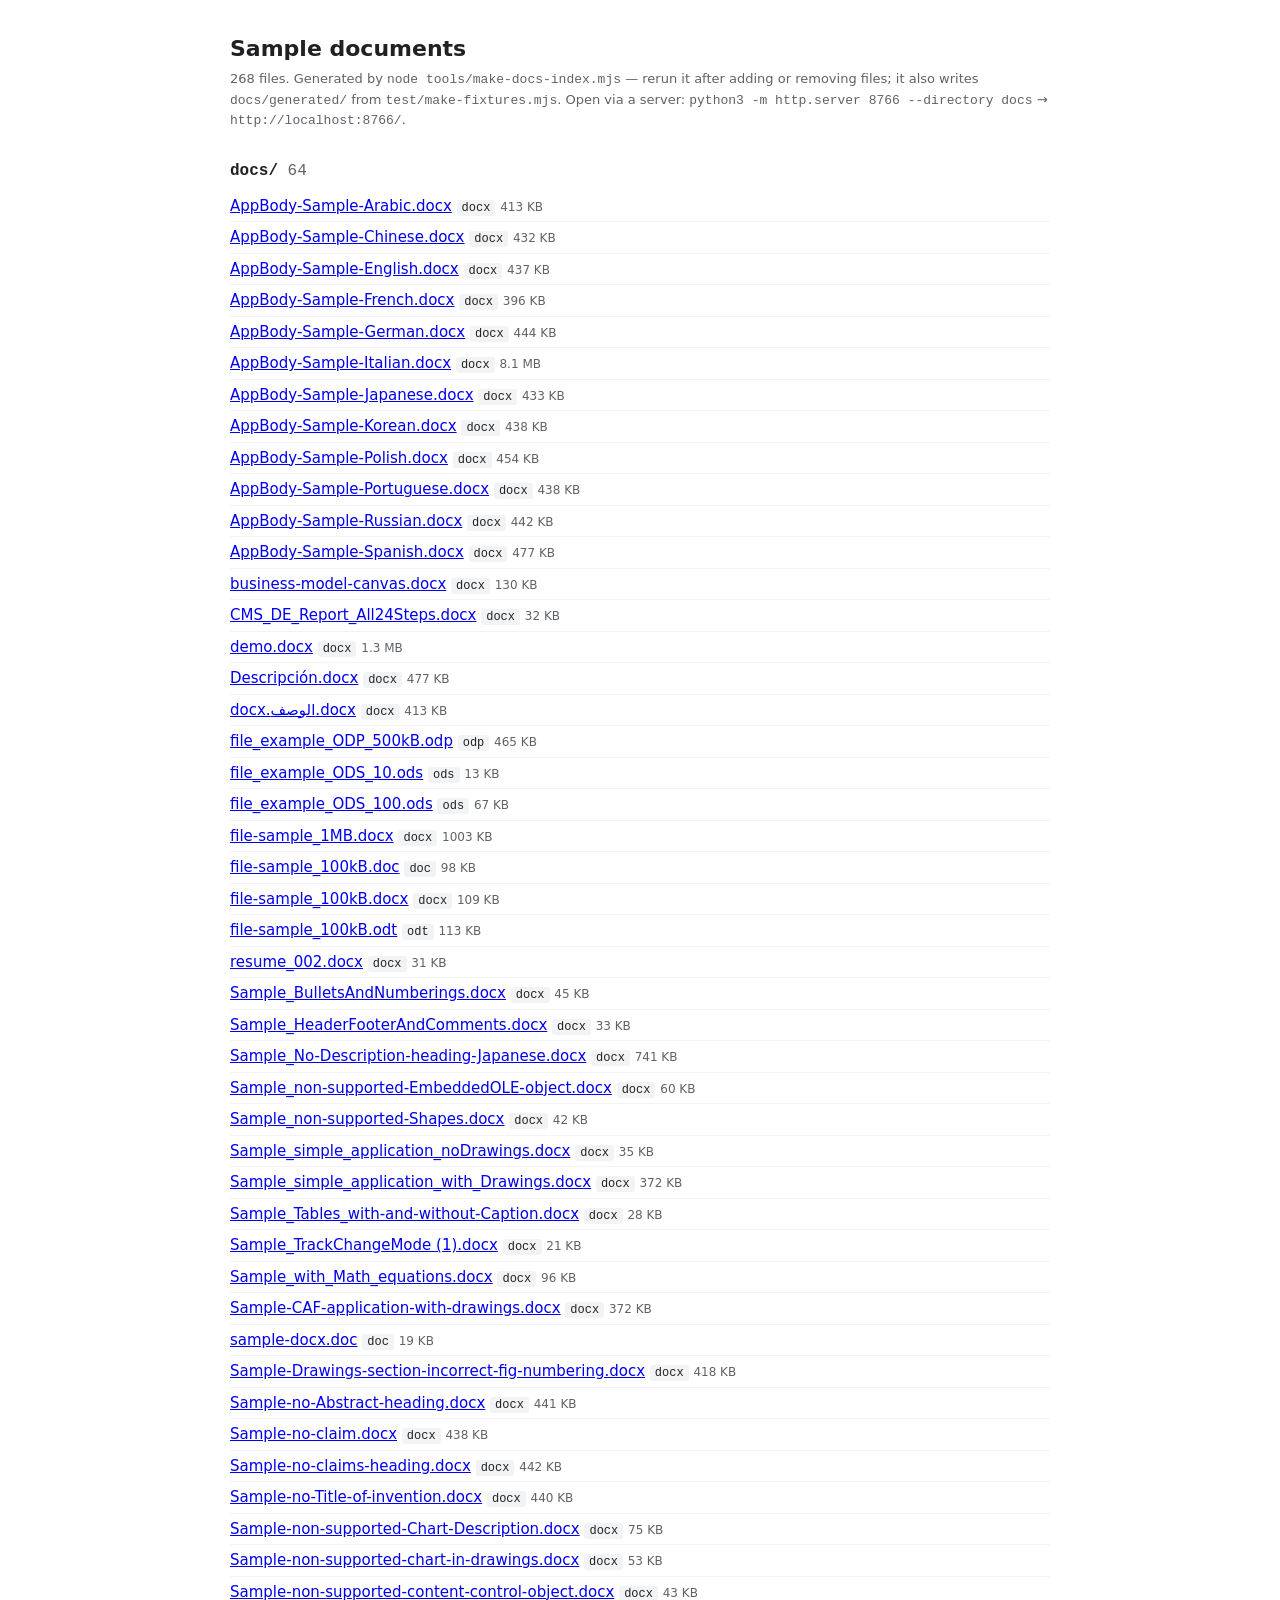
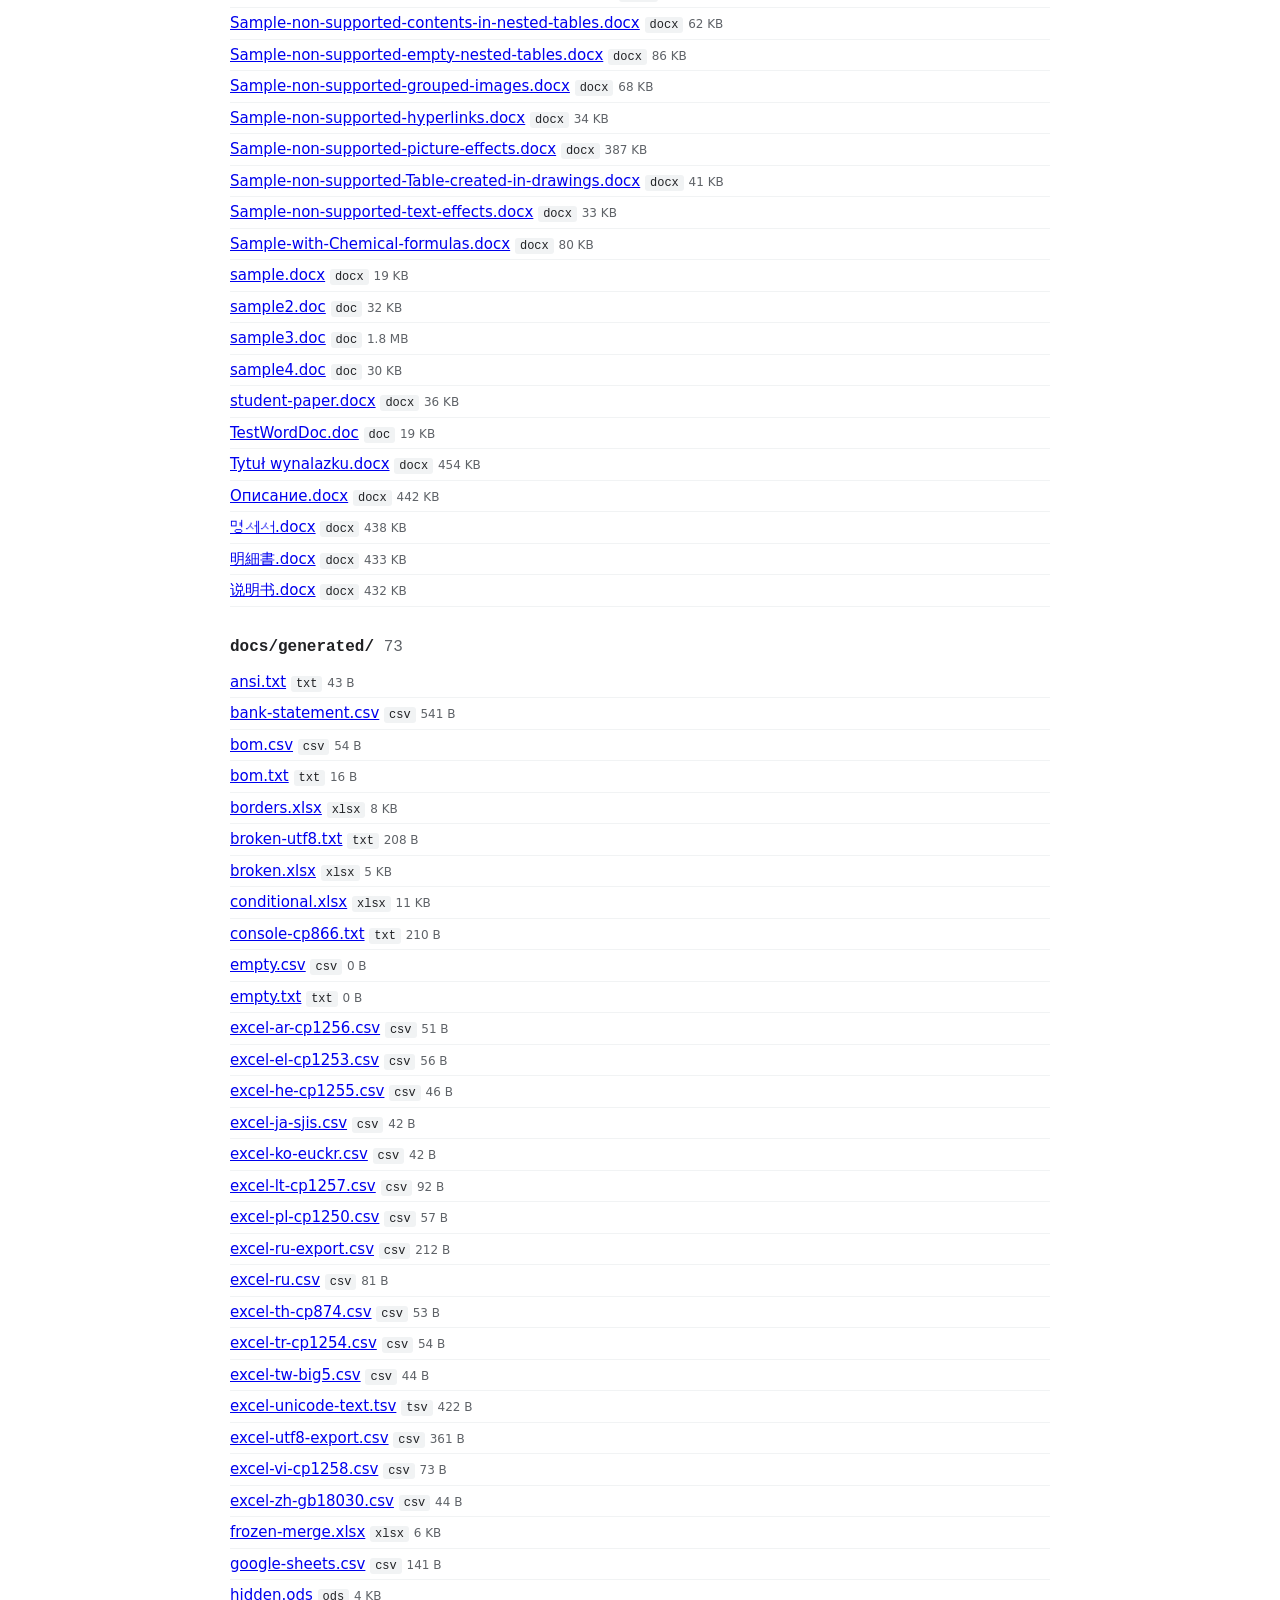
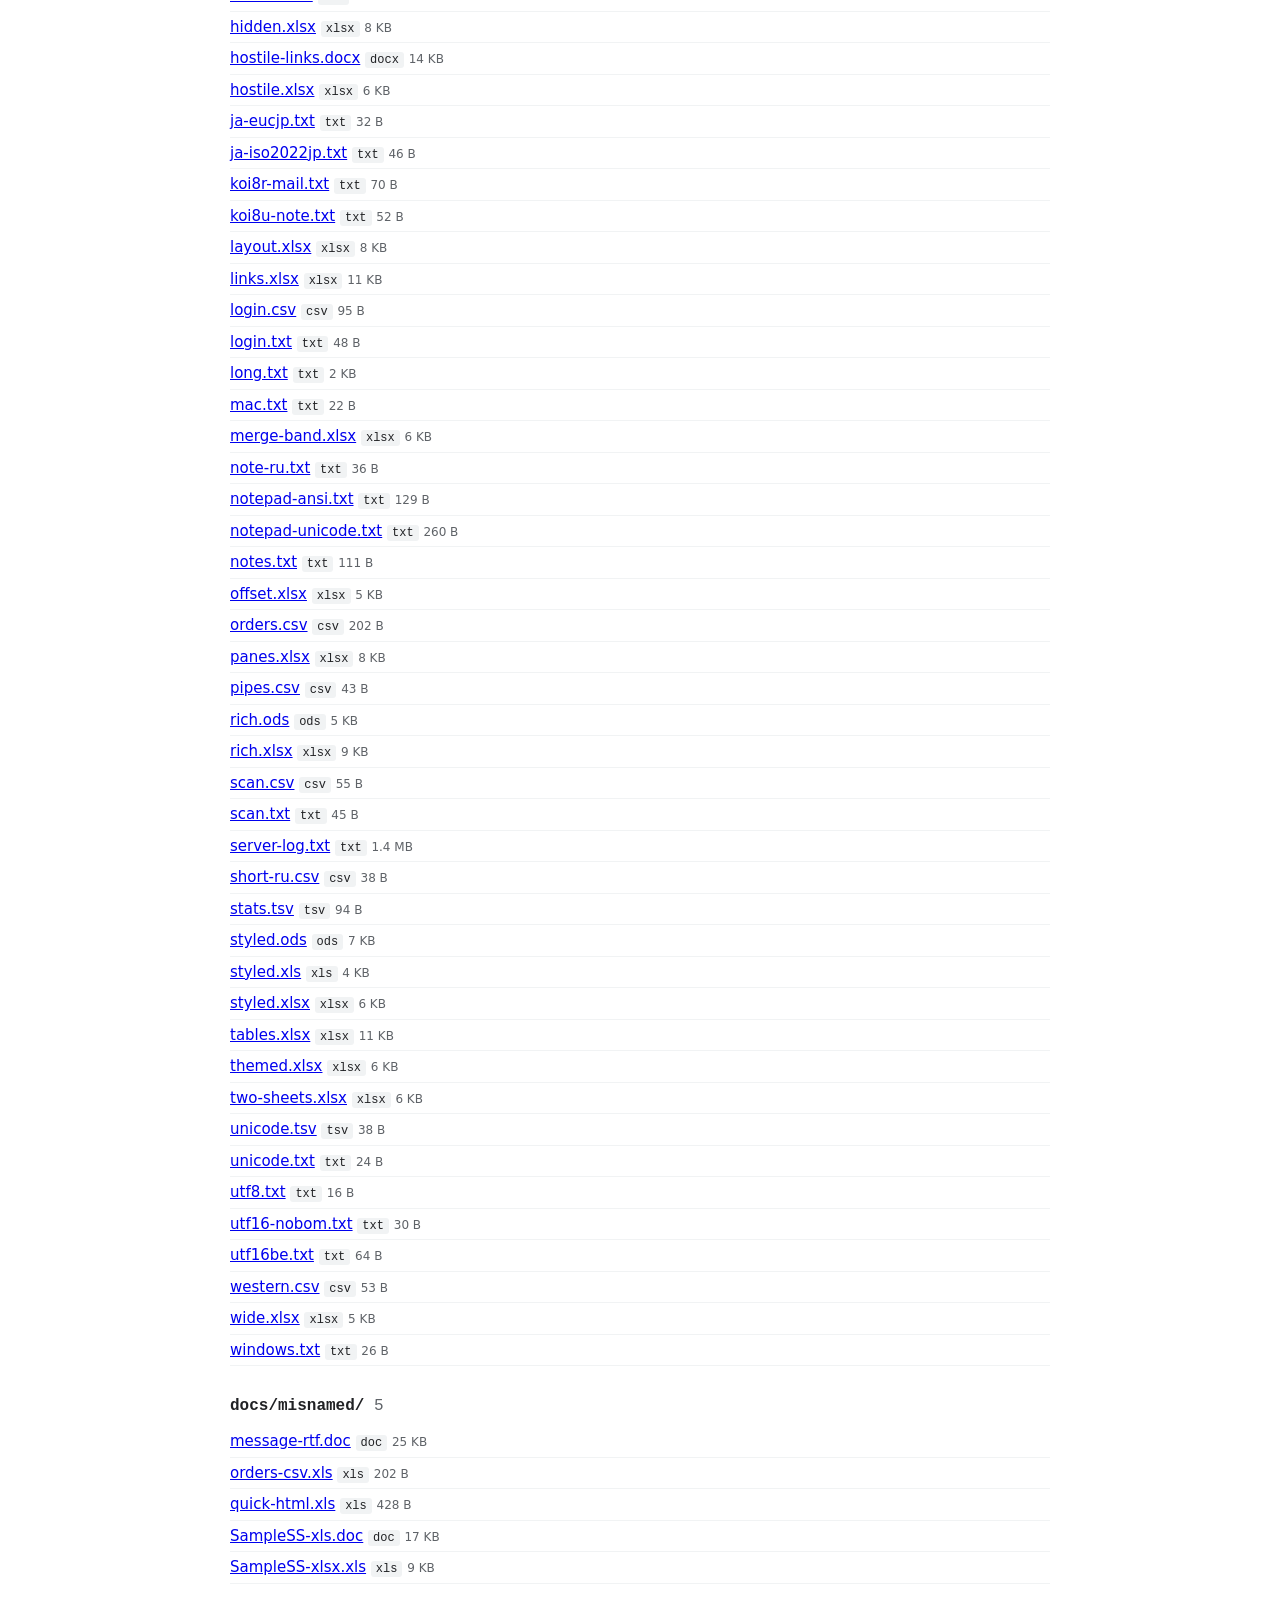
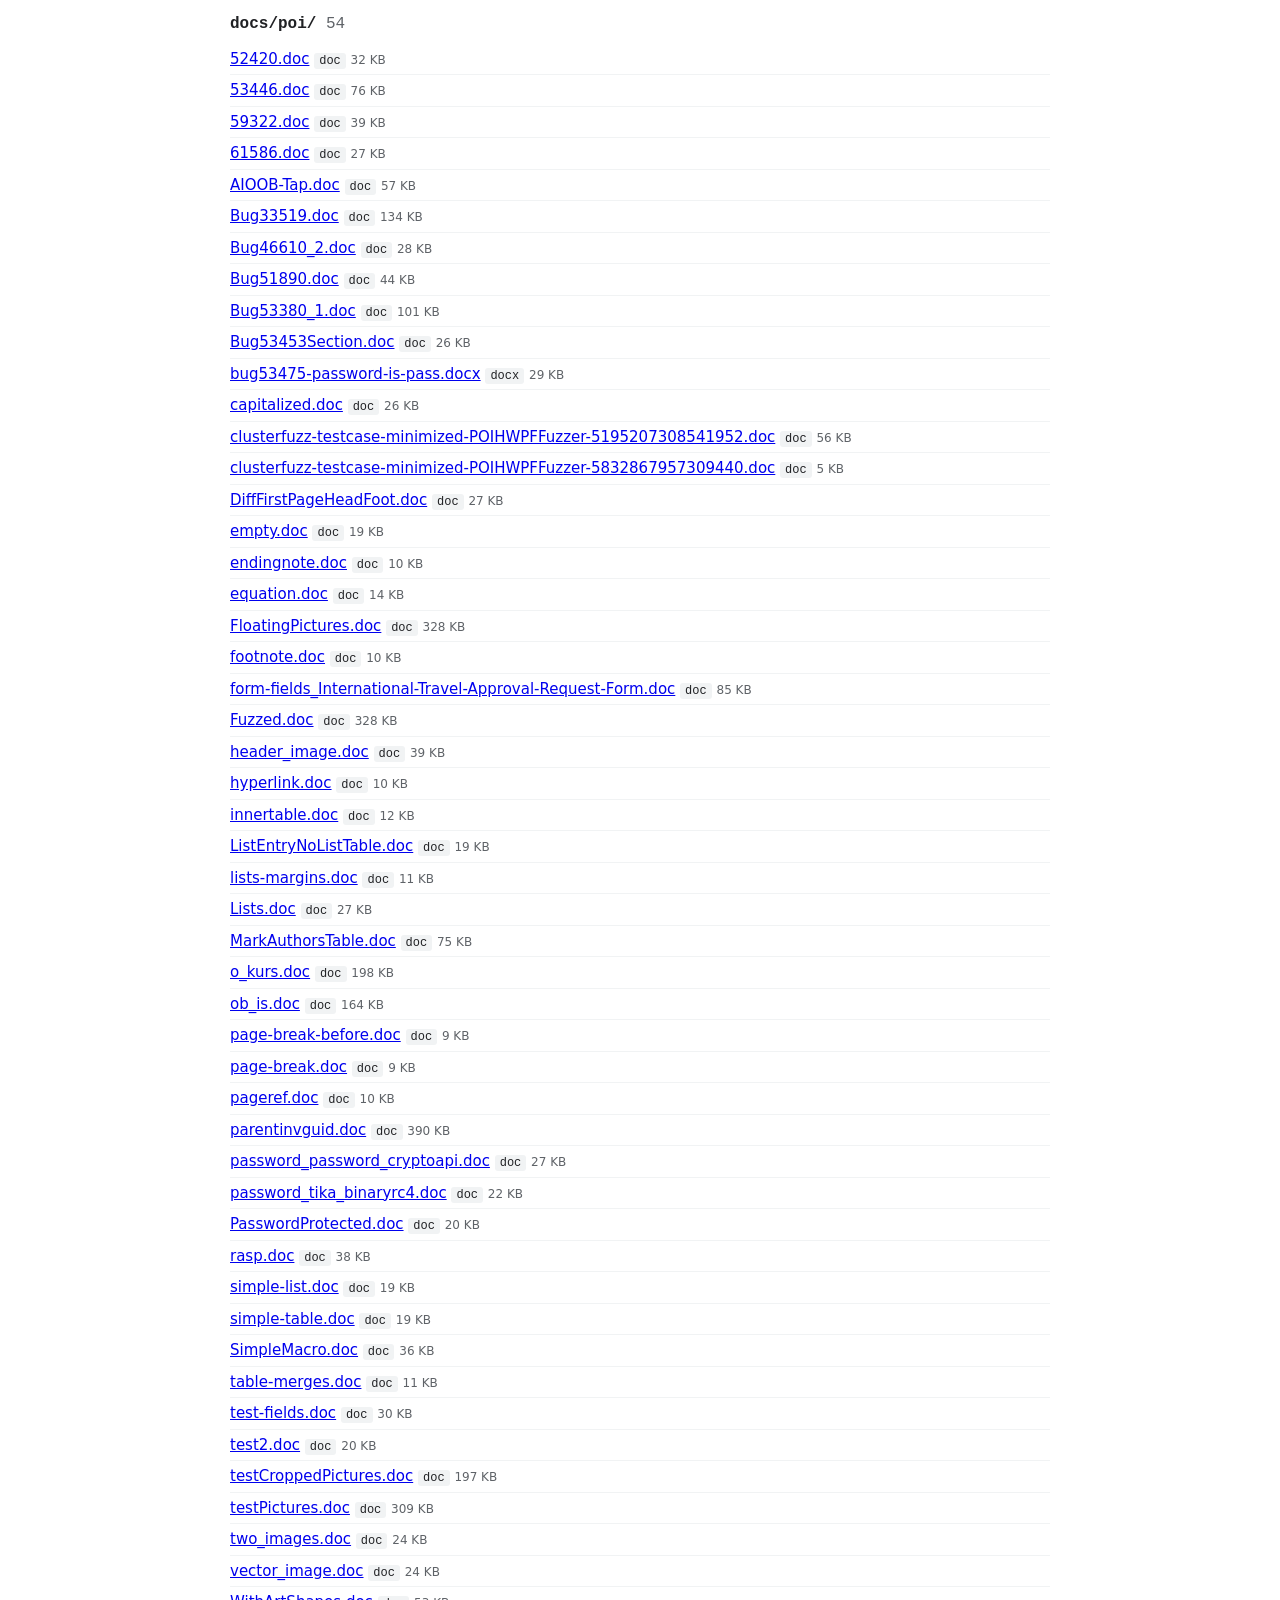
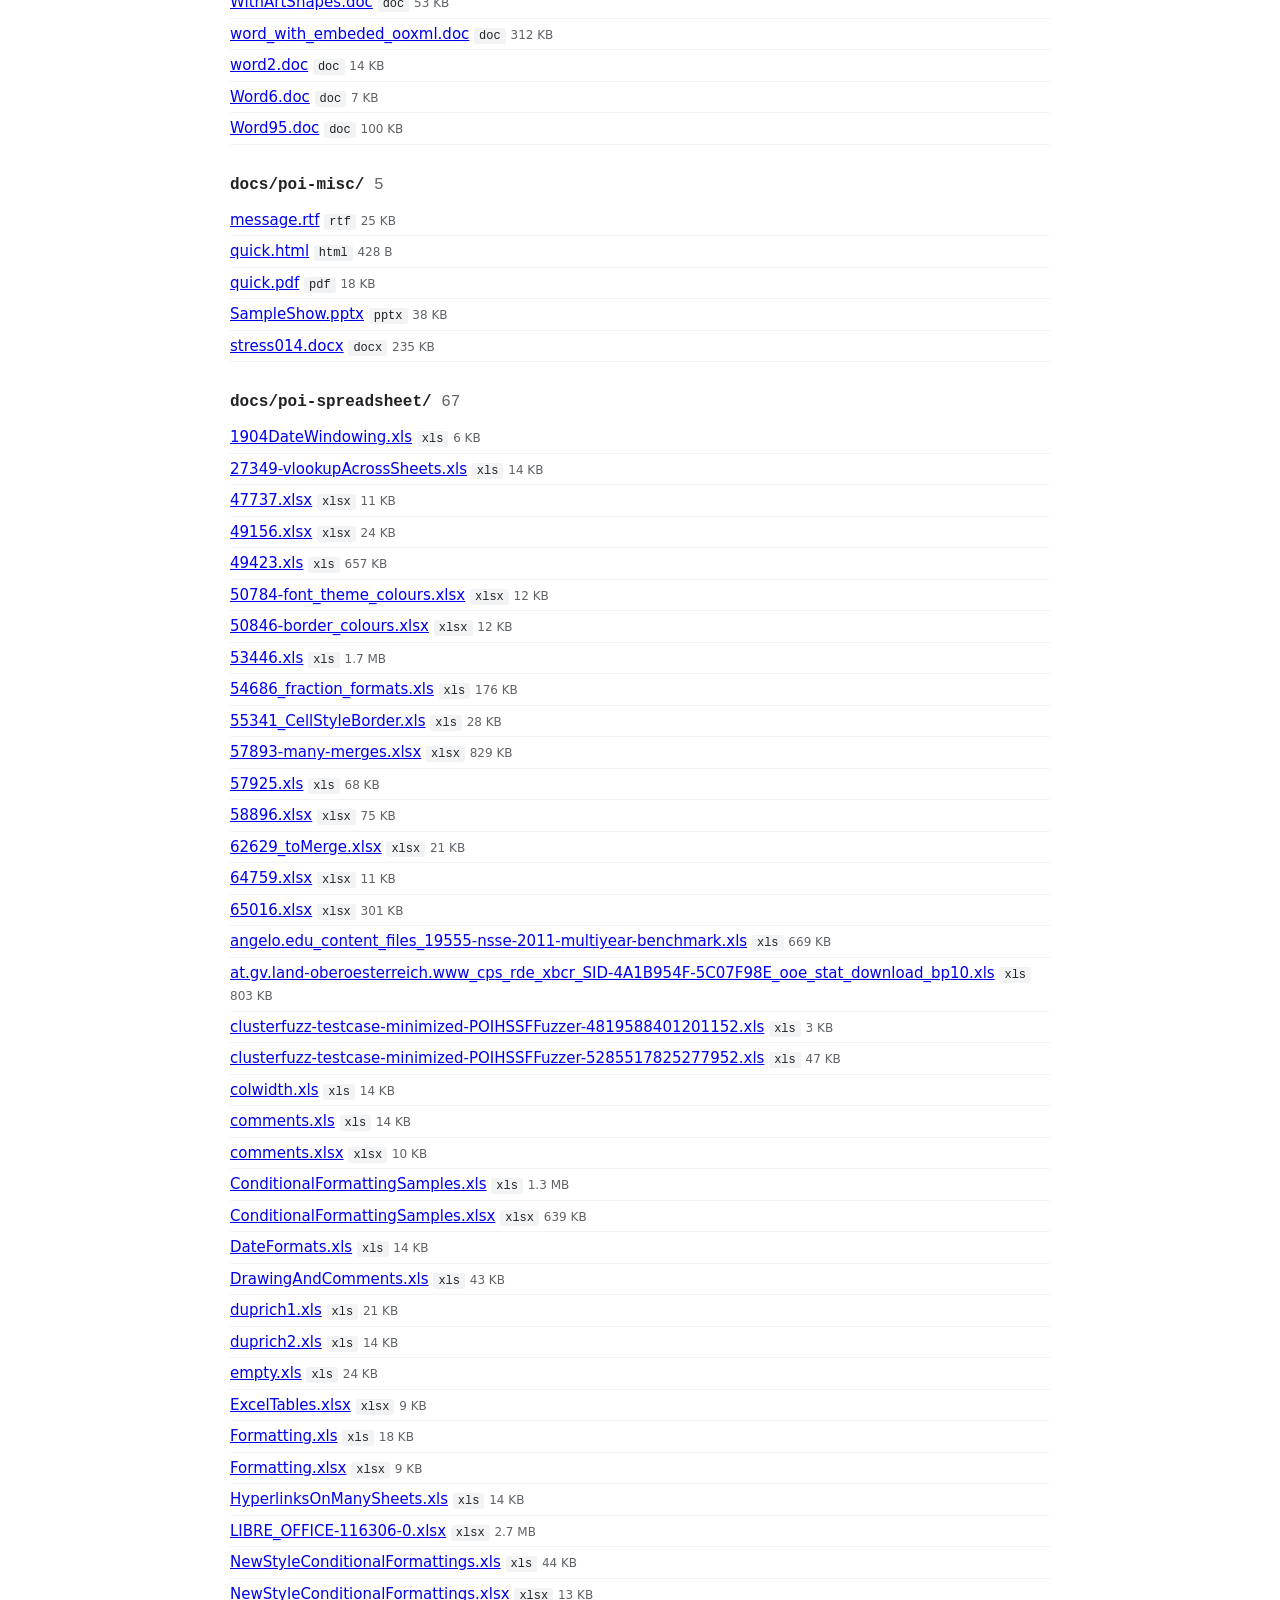
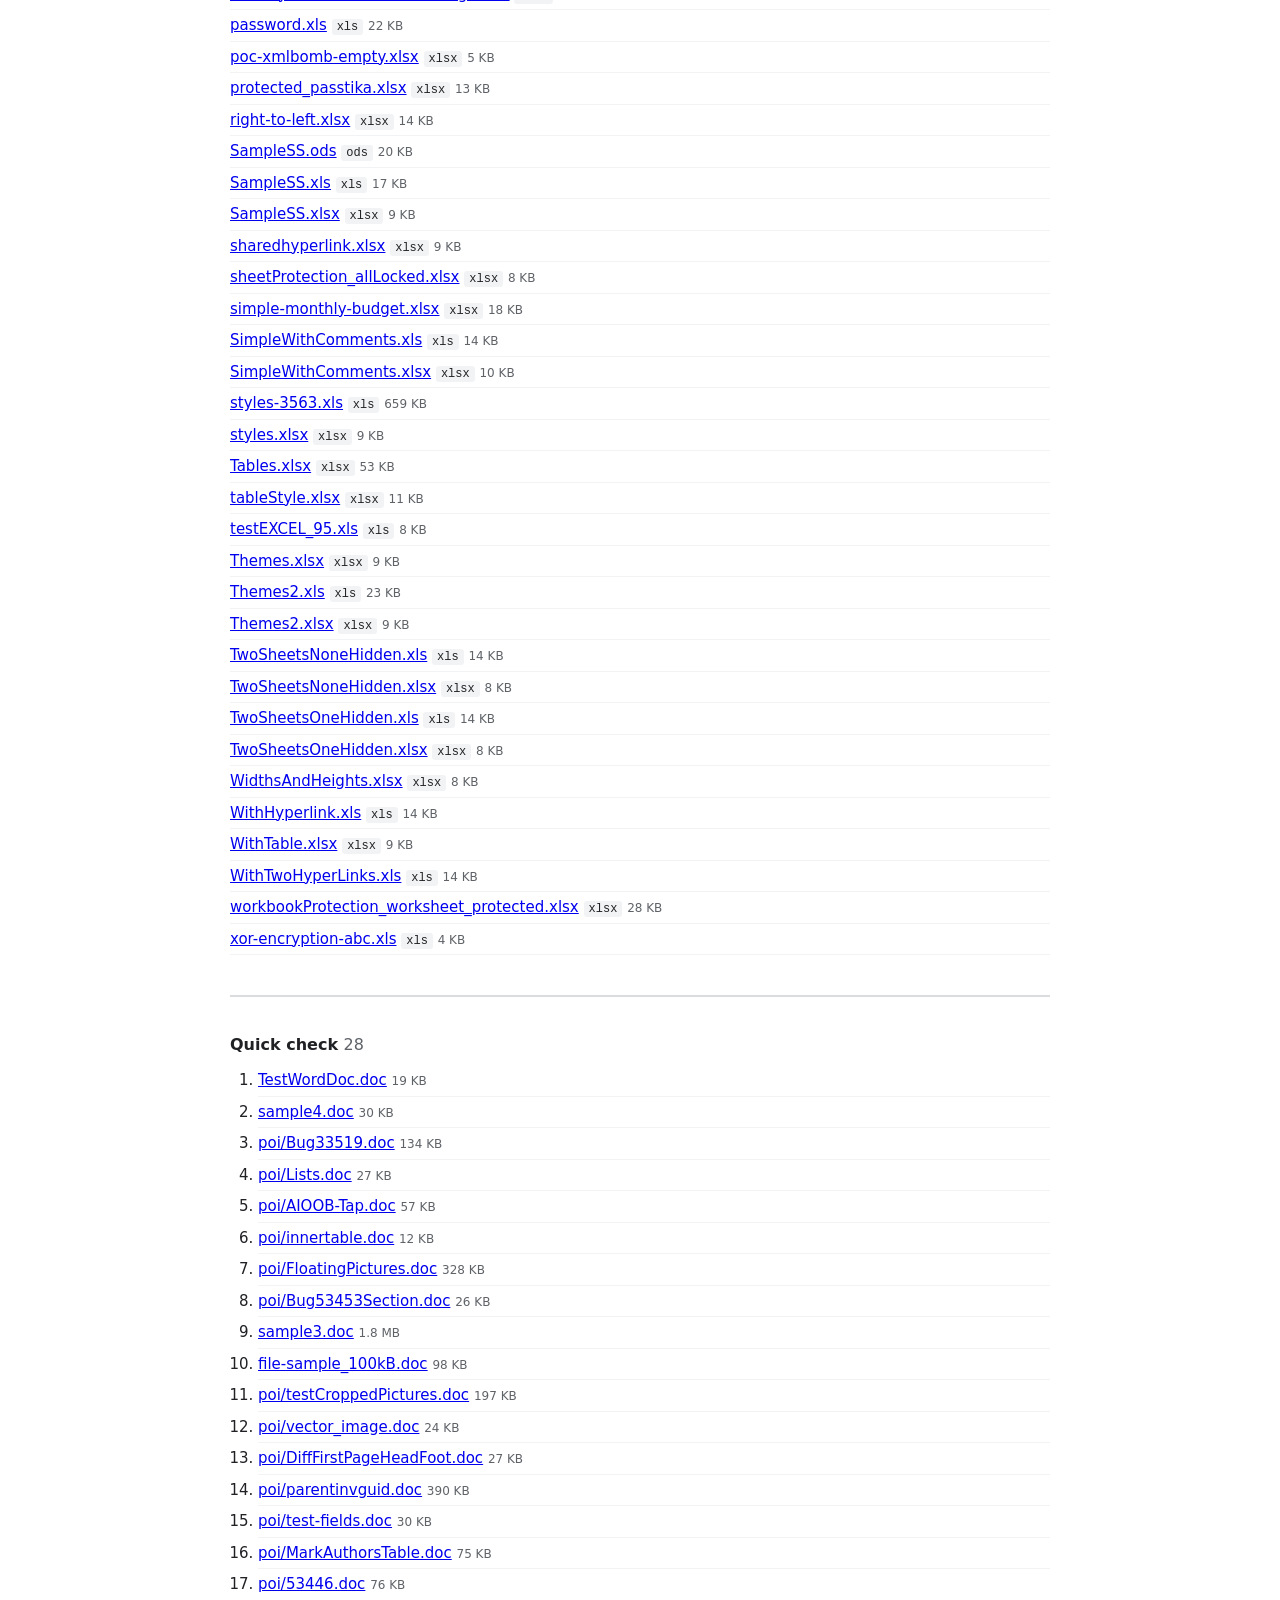
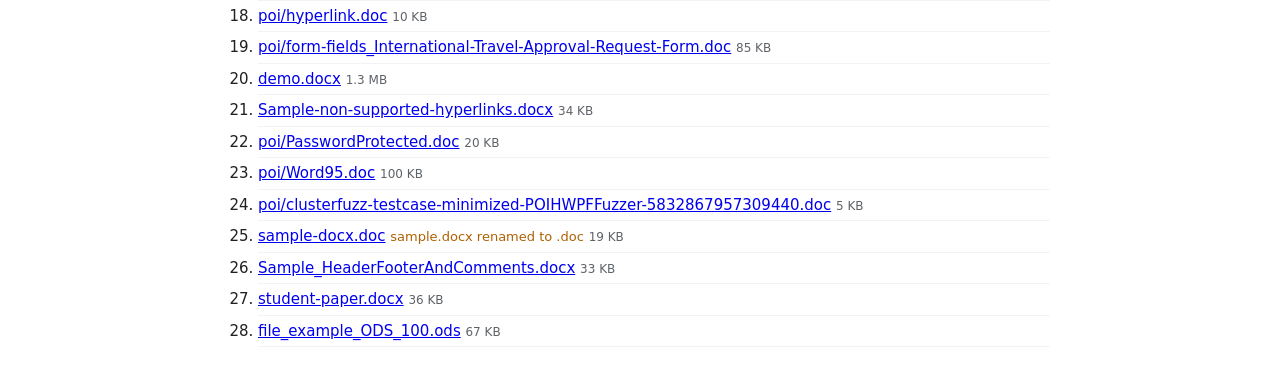
<file: test-data-8336c0f2-9e8e-499e-aaf7-e33cf993ce1b/index.html>
<!doctype html>
<html lang="en">
  <head>
    <meta charset="utf-8" />
    <meta name="viewport" content="width=device-width, initial-scale=1" />
    <title>Sample Documents</title>
    <style>
      body { font: 15px/1.5 system-ui, sans-serif; max-width: 820px; margin: 32px auto; padding: 0 16px; color: #202124; background: #fff; }
      h1 { font-size: 22px; margin: 0 0 4px; }
      h2 { font-size: 16px; margin: 28px 0 8px; font-family: ui-monospace, monospace; }
      h2 span, .hint, .size { color: #5f6368; font-weight: normal; }
      .hint { font-size: 13px; margin: 0; }
      ul, ol { padding: 0; margin: 0; }
      ul { list-style: none; }
      ol { padding-left: 28px; }
      .quick { margin-top: 40px; padding-top: 8px; border-top: 2px solid #dadce0; }
      .quick h2 { font-family: inherit; }
      .note { font-size: 13px; color: #b06000; }
      li { padding: 4px 0; border-bottom: 1px solid #f1f3f4; overflow-wrap: anywhere; }
      .ext { font: 12px ui-monospace, monospace; background: #f1f3f4; padding: 1px 5px; border-radius: 3px; }
      .size { font-size: 12px; }
    </style>
  </head>
  <body>
    <h1>Sample documents</h1>
    <p class="hint">268 files. Generated by <code>node tools/make-docs-index.mjs</code> — rerun it after adding or removing files; it also writes <code>docs/generated/</code> from <code>test/make-fixtures.mjs</code>.
      Open via a server: <code>python3 -m http.server 8766 --directory docs</code> → <code>http://localhost:8766/</code>.</p>

    <section>
      <h2>docs/ <span>64</span></h2>
      <ul>
        <li><a href="AppBody-Sample-Arabic.docx">AppBody-Sample-Arabic.docx</a> <span class="ext">docx</span> <span class="size">413 KB</span></li>
        <li><a href="AppBody-Sample-Chinese.docx">AppBody-Sample-Chinese.docx</a> <span class="ext">docx</span> <span class="size">432 KB</span></li>
        <li><a href="AppBody-Sample-English.docx">AppBody-Sample-English.docx</a> <span class="ext">docx</span> <span class="size">437 KB</span></li>
        <li><a href="AppBody-Sample-French.docx">AppBody-Sample-French.docx</a> <span class="ext">docx</span> <span class="size">396 KB</span></li>
        <li><a href="AppBody-Sample-German.docx">AppBody-Sample-German.docx</a> <span class="ext">docx</span> <span class="size">444 KB</span></li>
        <li><a href="AppBody-Sample-Italian.docx">AppBody-Sample-Italian.docx</a> <span class="ext">docx</span> <span class="size">8.1 MB</span></li>
        <li><a href="AppBody-Sample-Japanese.docx">AppBody-Sample-Japanese.docx</a> <span class="ext">docx</span> <span class="size">433 KB</span></li>
        <li><a href="AppBody-Sample-Korean.docx">AppBody-Sample-Korean.docx</a> <span class="ext">docx</span> <span class="size">438 KB</span></li>
        <li><a href="AppBody-Sample-Polish.docx">AppBody-Sample-Polish.docx</a> <span class="ext">docx</span> <span class="size">454 KB</span></li>
        <li><a href="AppBody-Sample-Portuguese.docx">AppBody-Sample-Portuguese.docx</a> <span class="ext">docx</span> <span class="size">438 KB</span></li>
        <li><a href="AppBody-Sample-Russian.docx">AppBody-Sample-Russian.docx</a> <span class="ext">docx</span> <span class="size">442 KB</span></li>
        <li><a href="AppBody-Sample-Spanish.docx">AppBody-Sample-Spanish.docx</a> <span class="ext">docx</span> <span class="size">477 KB</span></li>
        <li><a href="business-model-canvas.docx">business-model-canvas.docx</a> <span class="ext">docx</span> <span class="size">130 KB</span></li>
        <li><a href="CMS_DE_Report_All24Steps.docx">CMS_DE_Report_All24Steps.docx</a> <span class="ext">docx</span> <span class="size">32 KB</span></li>
        <li><a href="demo.docx">demo.docx</a> <span class="ext">docx</span> <span class="size">1.3 MB</span></li>
        <li><a href="Descripci%C3%B3n.docx">Descripción.docx</a> <span class="ext">docx</span> <span class="size">477 KB</span></li>
        <li><a href="docx.%D8%A7%D9%84%D9%88%D8%B5%D9%81.docx">docx.الوصف.docx</a> <span class="ext">docx</span> <span class="size">413 KB</span></li>
        <li><a href="file_example_ODP_500kB.odp">file_example_ODP_500kB.odp</a> <span class="ext">odp</span> <span class="size">465 KB</span></li>
        <li><a href="file_example_ODS_10.ods">file_example_ODS_10.ods</a> <span class="ext">ods</span> <span class="size">13 KB</span></li>
        <li><a href="file_example_ODS_100.ods">file_example_ODS_100.ods</a> <span class="ext">ods</span> <span class="size">67 KB</span></li>
        <li><a href="file-sample_1MB.docx">file-sample_1MB.docx</a> <span class="ext">docx</span> <span class="size">1003 KB</span></li>
        <li><a href="file-sample_100kB.doc">file-sample_100kB.doc</a> <span class="ext">doc</span> <span class="size">98 KB</span></li>
        <li><a href="file-sample_100kB.docx">file-sample_100kB.docx</a> <span class="ext">docx</span> <span class="size">109 KB</span></li>
        <li><a href="file-sample_100kB.odt">file-sample_100kB.odt</a> <span class="ext">odt</span> <span class="size">113 KB</span></li>
        <li><a href="resume_002.docx">resume_002.docx</a> <span class="ext">docx</span> <span class="size">31 KB</span></li>
        <li><a href="Sample_BulletsAndNumberings.docx">Sample_BulletsAndNumberings.docx</a> <span class="ext">docx</span> <span class="size">45 KB</span></li>
        <li><a href="Sample_HeaderFooterAndComments.docx">Sample_HeaderFooterAndComments.docx</a> <span class="ext">docx</span> <span class="size">33 KB</span></li>
        <li><a href="Sample_No-Description-heading-Japanese.docx">Sample_No-Description-heading-Japanese.docx</a> <span class="ext">docx</span> <span class="size">741 KB</span></li>
        <li><a href="Sample_non-supported-EmbeddedOLE-object.docx">Sample_non-supported-EmbeddedOLE-object.docx</a> <span class="ext">docx</span> <span class="size">60 KB</span></li>
        <li><a href="Sample_non-supported-Shapes.docx">Sample_non-supported-Shapes.docx</a> <span class="ext">docx</span> <span class="size">42 KB</span></li>
        <li><a href="Sample_simple_application_noDrawings.docx">Sample_simple_application_noDrawings.docx</a> <span class="ext">docx</span> <span class="size">35 KB</span></li>
        <li><a href="Sample_simple_application_with_Drawings.docx">Sample_simple_application_with_Drawings.docx</a> <span class="ext">docx</span> <span class="size">372 KB</span></li>
        <li><a href="Sample_Tables_with-and-without-Caption.docx">Sample_Tables_with-and-without-Caption.docx</a> <span class="ext">docx</span> <span class="size">28 KB</span></li>
        <li><a href="Sample_TrackChangeMode%20(1).docx">Sample_TrackChangeMode (1).docx</a> <span class="ext">docx</span> <span class="size">21 KB</span></li>
        <li><a href="Sample_with_Math_equations.docx">Sample_with_Math_equations.docx</a> <span class="ext">docx</span> <span class="size">96 KB</span></li>
        <li><a href="Sample-CAF-application-with-drawings.docx">Sample-CAF-application-with-drawings.docx</a> <span class="ext">docx</span> <span class="size">372 KB</span></li>
        <li><a href="sample-docx.doc">sample-docx.doc</a> <span class="ext">doc</span> <span class="size">19 KB</span></li>
        <li><a href="Sample-Drawings-section-incorrect-fig-numbering.docx">Sample-Drawings-section-incorrect-fig-numbering.docx</a> <span class="ext">docx</span> <span class="size">418 KB</span></li>
        <li><a href="Sample-no-Abstract-heading.docx">Sample-no-Abstract-heading.docx</a> <span class="ext">docx</span> <span class="size">441 KB</span></li>
        <li><a href="Sample-no-claim.docx">Sample-no-claim.docx</a> <span class="ext">docx</span> <span class="size">438 KB</span></li>
        <li><a href="Sample-no-claims-heading.docx">Sample-no-claims-heading.docx</a> <span class="ext">docx</span> <span class="size">442 KB</span></li>
        <li><a href="Sample-no-Title-of-invention.docx">Sample-no-Title-of-invention.docx</a> <span class="ext">docx</span> <span class="size">440 KB</span></li>
        <li><a href="Sample-non-supported-Chart-Description.docx">Sample-non-supported-Chart-Description.docx</a> <span class="ext">docx</span> <span class="size">75 KB</span></li>
        <li><a href="Sample-non-supported-chart-in-drawings.docx">Sample-non-supported-chart-in-drawings.docx</a> <span class="ext">docx</span> <span class="size">53 KB</span></li>
        <li><a href="Sample-non-supported-content-control-object.docx">Sample-non-supported-content-control-object.docx</a> <span class="ext">docx</span> <span class="size">43 KB</span></li>
        <li><a href="Sample-non-supported-contents-in-nested-tables.docx">Sample-non-supported-contents-in-nested-tables.docx</a> <span class="ext">docx</span> <span class="size">62 KB</span></li>
        <li><a href="Sample-non-supported-empty-nested-tables.docx">Sample-non-supported-empty-nested-tables.docx</a> <span class="ext">docx</span> <span class="size">86 KB</span></li>
        <li><a href="Sample-non-supported-grouped-images.docx">Sample-non-supported-grouped-images.docx</a> <span class="ext">docx</span> <span class="size">68 KB</span></li>
        <li><a href="Sample-non-supported-hyperlinks.docx">Sample-non-supported-hyperlinks.docx</a> <span class="ext">docx</span> <span class="size">34 KB</span></li>
        <li><a href="Sample-non-supported-picture-effects.docx">Sample-non-supported-picture-effects.docx</a> <span class="ext">docx</span> <span class="size">387 KB</span></li>
        <li><a href="Sample-non-supported-Table-created-in-drawings.docx">Sample-non-supported-Table-created-in-drawings.docx</a> <span class="ext">docx</span> <span class="size">41 KB</span></li>
        <li><a href="Sample-non-supported-text-effects.docx">Sample-non-supported-text-effects.docx</a> <span class="ext">docx</span> <span class="size">33 KB</span></li>
        <li><a href="Sample-with-Chemical-formulas.docx">Sample-with-Chemical-formulas.docx</a> <span class="ext">docx</span> <span class="size">80 KB</span></li>
        <li><a href="sample.docx">sample.docx</a> <span class="ext">docx</span> <span class="size">19 KB</span></li>
        <li><a href="sample2.doc">sample2.doc</a> <span class="ext">doc</span> <span class="size">32 KB</span></li>
        <li><a href="sample3.doc">sample3.doc</a> <span class="ext">doc</span> <span class="size">1.8 MB</span></li>
        <li><a href="sample4.doc">sample4.doc</a> <span class="ext">doc</span> <span class="size">30 KB</span></li>
        <li><a href="student-paper.docx">student-paper.docx</a> <span class="ext">docx</span> <span class="size">36 KB</span></li>
        <li><a href="TestWordDoc.doc">TestWordDoc.doc</a> <span class="ext">doc</span> <span class="size">19 KB</span></li>
        <li><a href="Tytu%C5%82%20wynalazku.docx">Tytuł wynalazku.docx</a> <span class="ext">docx</span> <span class="size">454 KB</span></li>
        <li><a href="%D0%9E%D0%BF%D0%B8%D1%81%D0%B0%D0%BD%D0%B8%D0%B5.docx">Описание.docx</a> <span class="ext">docx</span> <span class="size">442 KB</span></li>
        <li><a href="%EB%AA%85%EC%84%B8%EC%84%9C.docx">명세서.docx</a> <span class="ext">docx</span> <span class="size">438 KB</span></li>
        <li><a href="%E6%98%8E%E7%B4%B0%E6%9B%B8.docx">明細書.docx</a> <span class="ext">docx</span> <span class="size">433 KB</span></li>
        <li><a href="%E8%AF%B4%E6%98%8E%E4%B9%A6.docx">说明书.docx</a> <span class="ext">docx</span> <span class="size">432 KB</span></li>
      </ul>
    </section>

    <section>
      <h2>docs/generated/ <span>73</span></h2>
      <ul>
        <li><a href="generated/ansi.txt">ansi.txt</a> <span class="ext">txt</span> <span class="size">43 B</span></li>
        <li><a href="generated/bank-statement.csv">bank-statement.csv</a> <span class="ext">csv</span> <span class="size">541 B</span></li>
        <li><a href="generated/bom.csv">bom.csv</a> <span class="ext">csv</span> <span class="size">54 B</span></li>
        <li><a href="generated/bom.txt">bom.txt</a> <span class="ext">txt</span> <span class="size">16 B</span></li>
        <li><a href="generated/borders.xlsx">borders.xlsx</a> <span class="ext">xlsx</span> <span class="size">8 KB</span></li>
        <li><a href="generated/broken-utf8.txt">broken-utf8.txt</a> <span class="ext">txt</span> <span class="size">208 B</span></li>
        <li><a href="generated/broken.xlsx">broken.xlsx</a> <span class="ext">xlsx</span> <span class="size">5 KB</span></li>
        <li><a href="generated/conditional.xlsx">conditional.xlsx</a> <span class="ext">xlsx</span> <span class="size">11 KB</span></li>
        <li><a href="generated/console-cp866.txt">console-cp866.txt</a> <span class="ext">txt</span> <span class="size">210 B</span></li>
        <li><a href="generated/empty.csv">empty.csv</a> <span class="ext">csv</span> <span class="size">0 B</span></li>
        <li><a href="generated/empty.txt">empty.txt</a> <span class="ext">txt</span> <span class="size">0 B</span></li>
        <li><a href="generated/excel-ar-cp1256.csv">excel-ar-cp1256.csv</a> <span class="ext">csv</span> <span class="size">51 B</span></li>
        <li><a href="generated/excel-el-cp1253.csv">excel-el-cp1253.csv</a> <span class="ext">csv</span> <span class="size">56 B</span></li>
        <li><a href="generated/excel-he-cp1255.csv">excel-he-cp1255.csv</a> <span class="ext">csv</span> <span class="size">46 B</span></li>
        <li><a href="generated/excel-ja-sjis.csv">excel-ja-sjis.csv</a> <span class="ext">csv</span> <span class="size">42 B</span></li>
        <li><a href="generated/excel-ko-euckr.csv">excel-ko-euckr.csv</a> <span class="ext">csv</span> <span class="size">42 B</span></li>
        <li><a href="generated/excel-lt-cp1257.csv">excel-lt-cp1257.csv</a> <span class="ext">csv</span> <span class="size">92 B</span></li>
        <li><a href="generated/excel-pl-cp1250.csv">excel-pl-cp1250.csv</a> <span class="ext">csv</span> <span class="size">57 B</span></li>
        <li><a href="generated/excel-ru-export.csv">excel-ru-export.csv</a> <span class="ext">csv</span> <span class="size">212 B</span></li>
        <li><a href="generated/excel-ru.csv">excel-ru.csv</a> <span class="ext">csv</span> <span class="size">81 B</span></li>
        <li><a href="generated/excel-th-cp874.csv">excel-th-cp874.csv</a> <span class="ext">csv</span> <span class="size">53 B</span></li>
        <li><a href="generated/excel-tr-cp1254.csv">excel-tr-cp1254.csv</a> <span class="ext">csv</span> <span class="size">54 B</span></li>
        <li><a href="generated/excel-tw-big5.csv">excel-tw-big5.csv</a> <span class="ext">csv</span> <span class="size">44 B</span></li>
        <li><a href="generated/excel-unicode-text.tsv">excel-unicode-text.tsv</a> <span class="ext">tsv</span> <span class="size">422 B</span></li>
        <li><a href="generated/excel-utf8-export.csv">excel-utf8-export.csv</a> <span class="ext">csv</span> <span class="size">361 B</span></li>
        <li><a href="generated/excel-vi-cp1258.csv">excel-vi-cp1258.csv</a> <span class="ext">csv</span> <span class="size">73 B</span></li>
        <li><a href="generated/excel-zh-gb18030.csv">excel-zh-gb18030.csv</a> <span class="ext">csv</span> <span class="size">44 B</span></li>
        <li><a href="generated/frozen-merge.xlsx">frozen-merge.xlsx</a> <span class="ext">xlsx</span> <span class="size">6 KB</span></li>
        <li><a href="generated/google-sheets.csv">google-sheets.csv</a> <span class="ext">csv</span> <span class="size">141 B</span></li>
        <li><a href="generated/hidden.ods">hidden.ods</a> <span class="ext">ods</span> <span class="size">4 KB</span></li>
        <li><a href="generated/hidden.xlsx">hidden.xlsx</a> <span class="ext">xlsx</span> <span class="size">8 KB</span></li>
        <li><a href="generated/hostile-links.docx">hostile-links.docx</a> <span class="ext">docx</span> <span class="size">14 KB</span></li>
        <li><a href="generated/hostile.xlsx">hostile.xlsx</a> <span class="ext">xlsx</span> <span class="size">6 KB</span></li>
        <li><a href="generated/ja-eucjp.txt">ja-eucjp.txt</a> <span class="ext">txt</span> <span class="size">32 B</span></li>
        <li><a href="generated/ja-iso2022jp.txt">ja-iso2022jp.txt</a> <span class="ext">txt</span> <span class="size">46 B</span></li>
        <li><a href="generated/koi8r-mail.txt">koi8r-mail.txt</a> <span class="ext">txt</span> <span class="size">70 B</span></li>
        <li><a href="generated/koi8u-note.txt">koi8u-note.txt</a> <span class="ext">txt</span> <span class="size">52 B</span></li>
        <li><a href="generated/layout.xlsx">layout.xlsx</a> <span class="ext">xlsx</span> <span class="size">8 KB</span></li>
        <li><a href="generated/links.xlsx">links.xlsx</a> <span class="ext">xlsx</span> <span class="size">11 KB</span></li>
        <li><a href="generated/login.csv">login.csv</a> <span class="ext">csv</span> <span class="size">95 B</span></li>
        <li><a href="generated/login.txt">login.txt</a> <span class="ext">txt</span> <span class="size">48 B</span></li>
        <li><a href="generated/long.txt">long.txt</a> <span class="ext">txt</span> <span class="size">2 KB</span></li>
        <li><a href="generated/mac.txt">mac.txt</a> <span class="ext">txt</span> <span class="size">22 B</span></li>
        <li><a href="generated/merge-band.xlsx">merge-band.xlsx</a> <span class="ext">xlsx</span> <span class="size">6 KB</span></li>
        <li><a href="generated/note-ru.txt">note-ru.txt</a> <span class="ext">txt</span> <span class="size">36 B</span></li>
        <li><a href="generated/notepad-ansi.txt">notepad-ansi.txt</a> <span class="ext">txt</span> <span class="size">129 B</span></li>
        <li><a href="generated/notepad-unicode.txt">notepad-unicode.txt</a> <span class="ext">txt</span> <span class="size">260 B</span></li>
        <li><a href="generated/notes.txt">notes.txt</a> <span class="ext">txt</span> <span class="size">111 B</span></li>
        <li><a href="generated/offset.xlsx">offset.xlsx</a> <span class="ext">xlsx</span> <span class="size">5 KB</span></li>
        <li><a href="generated/orders.csv">orders.csv</a> <span class="ext">csv</span> <span class="size">202 B</span></li>
        <li><a href="generated/panes.xlsx">panes.xlsx</a> <span class="ext">xlsx</span> <span class="size">8 KB</span></li>
        <li><a href="generated/pipes.csv">pipes.csv</a> <span class="ext">csv</span> <span class="size">43 B</span></li>
        <li><a href="generated/rich.ods">rich.ods</a> <span class="ext">ods</span> <span class="size">5 KB</span></li>
        <li><a href="generated/rich.xlsx">rich.xlsx</a> <span class="ext">xlsx</span> <span class="size">9 KB</span></li>
        <li><a href="generated/scan.csv">scan.csv</a> <span class="ext">csv</span> <span class="size">55 B</span></li>
        <li><a href="generated/scan.txt">scan.txt</a> <span class="ext">txt</span> <span class="size">45 B</span></li>
        <li><a href="generated/server-log.txt">server-log.txt</a> <span class="ext">txt</span> <span class="size">1.4 MB</span></li>
        <li><a href="generated/short-ru.csv">short-ru.csv</a> <span class="ext">csv</span> <span class="size">38 B</span></li>
        <li><a href="generated/stats.tsv">stats.tsv</a> <span class="ext">tsv</span> <span class="size">94 B</span></li>
        <li><a href="generated/styled.ods">styled.ods</a> <span class="ext">ods</span> <span class="size">7 KB</span></li>
        <li><a href="generated/styled.xls">styled.xls</a> <span class="ext">xls</span> <span class="size">4 KB</span></li>
        <li><a href="generated/styled.xlsx">styled.xlsx</a> <span class="ext">xlsx</span> <span class="size">6 KB</span></li>
        <li><a href="generated/tables.xlsx">tables.xlsx</a> <span class="ext">xlsx</span> <span class="size">11 KB</span></li>
        <li><a href="generated/themed.xlsx">themed.xlsx</a> <span class="ext">xlsx</span> <span class="size">6 KB</span></li>
        <li><a href="generated/two-sheets.xlsx">two-sheets.xlsx</a> <span class="ext">xlsx</span> <span class="size">6 KB</span></li>
        <li><a href="generated/unicode.tsv">unicode.tsv</a> <span class="ext">tsv</span> <span class="size">38 B</span></li>
        <li><a href="generated/unicode.txt">unicode.txt</a> <span class="ext">txt</span> <span class="size">24 B</span></li>
        <li><a href="generated/utf8.txt">utf8.txt</a> <span class="ext">txt</span> <span class="size">16 B</span></li>
        <li><a href="generated/utf16-nobom.txt">utf16-nobom.txt</a> <span class="ext">txt</span> <span class="size">30 B</span></li>
        <li><a href="generated/utf16be.txt">utf16be.txt</a> <span class="ext">txt</span> <span class="size">64 B</span></li>
        <li><a href="generated/western.csv">western.csv</a> <span class="ext">csv</span> <span class="size">53 B</span></li>
        <li><a href="generated/wide.xlsx">wide.xlsx</a> <span class="ext">xlsx</span> <span class="size">5 KB</span></li>
        <li><a href="generated/windows.txt">windows.txt</a> <span class="ext">txt</span> <span class="size">26 B</span></li>
      </ul>
    </section>

    <section>
      <h2>docs/misnamed/ <span>5</span></h2>
      <ul>
        <li><a href="misnamed/message-rtf.doc">message-rtf.doc</a> <span class="ext">doc</span> <span class="size">25 KB</span></li>
        <li><a href="misnamed/orders-csv.xls">orders-csv.xls</a> <span class="ext">xls</span> <span class="size">202 B</span></li>
        <li><a href="misnamed/quick-html.xls">quick-html.xls</a> <span class="ext">xls</span> <span class="size">428 B</span></li>
        <li><a href="misnamed/SampleSS-xls.doc">SampleSS-xls.doc</a> <span class="ext">doc</span> <span class="size">17 KB</span></li>
        <li><a href="misnamed/SampleSS-xlsx.xls">SampleSS-xlsx.xls</a> <span class="ext">xls</span> <span class="size">9 KB</span></li>
      </ul>
    </section>

    <section>
      <h2>docs/poi/ <span>54</span></h2>
      <ul>
        <li><a href="poi/52420.doc">52420.doc</a> <span class="ext">doc</span> <span class="size">32 KB</span></li>
        <li><a href="poi/53446.doc">53446.doc</a> <span class="ext">doc</span> <span class="size">76 KB</span></li>
        <li><a href="poi/59322.doc">59322.doc</a> <span class="ext">doc</span> <span class="size">39 KB</span></li>
        <li><a href="poi/61586.doc">61586.doc</a> <span class="ext">doc</span> <span class="size">27 KB</span></li>
        <li><a href="poi/AIOOB-Tap.doc">AIOOB-Tap.doc</a> <span class="ext">doc</span> <span class="size">57 KB</span></li>
        <li><a href="poi/Bug33519.doc">Bug33519.doc</a> <span class="ext">doc</span> <span class="size">134 KB</span></li>
        <li><a href="poi/Bug46610_2.doc">Bug46610_2.doc</a> <span class="ext">doc</span> <span class="size">28 KB</span></li>
        <li><a href="poi/Bug51890.doc">Bug51890.doc</a> <span class="ext">doc</span> <span class="size">44 KB</span></li>
        <li><a href="poi/Bug53380_1.doc">Bug53380_1.doc</a> <span class="ext">doc</span> <span class="size">101 KB</span></li>
        <li><a href="poi/Bug53453Section.doc">Bug53453Section.doc</a> <span class="ext">doc</span> <span class="size">26 KB</span></li>
        <li><a href="poi/bug53475-password-is-pass.docx">bug53475-password-is-pass.docx</a> <span class="ext">docx</span> <span class="size">29 KB</span></li>
        <li><a href="poi/capitalized.doc">capitalized.doc</a> <span class="ext">doc</span> <span class="size">26 KB</span></li>
        <li><a href="poi/clusterfuzz-testcase-minimized-POIHWPFFuzzer-5195207308541952.doc">clusterfuzz-testcase-minimized-POIHWPFFuzzer-5195207308541952.doc</a> <span class="ext">doc</span> <span class="size">56 KB</span></li>
        <li><a href="poi/clusterfuzz-testcase-minimized-POIHWPFFuzzer-5832867957309440.doc">clusterfuzz-testcase-minimized-POIHWPFFuzzer-5832867957309440.doc</a> <span class="ext">doc</span> <span class="size">5 KB</span></li>
        <li><a href="poi/DiffFirstPageHeadFoot.doc">DiffFirstPageHeadFoot.doc</a> <span class="ext">doc</span> <span class="size">27 KB</span></li>
        <li><a href="poi/empty.doc">empty.doc</a> <span class="ext">doc</span> <span class="size">19 KB</span></li>
        <li><a href="poi/endingnote.doc">endingnote.doc</a> <span class="ext">doc</span> <span class="size">10 KB</span></li>
        <li><a href="poi/equation.doc">equation.doc</a> <span class="ext">doc</span> <span class="size">14 KB</span></li>
        <li><a href="poi/FloatingPictures.doc">FloatingPictures.doc</a> <span class="ext">doc</span> <span class="size">328 KB</span></li>
        <li><a href="poi/footnote.doc">footnote.doc</a> <span class="ext">doc</span> <span class="size">10 KB</span></li>
        <li><a href="poi/form-fields_International-Travel-Approval-Request-Form.doc">form-fields_International-Travel-Approval-Request-Form.doc</a> <span class="ext">doc</span> <span class="size">85 KB</span></li>
        <li><a href="poi/Fuzzed.doc">Fuzzed.doc</a> <span class="ext">doc</span> <span class="size">328 KB</span></li>
        <li><a href="poi/header_image.doc">header_image.doc</a> <span class="ext">doc</span> <span class="size">39 KB</span></li>
        <li><a href="poi/hyperlink.doc">hyperlink.doc</a> <span class="ext">doc</span> <span class="size">10 KB</span></li>
        <li><a href="poi/innertable.doc">innertable.doc</a> <span class="ext">doc</span> <span class="size">12 KB</span></li>
        <li><a href="poi/ListEntryNoListTable.doc">ListEntryNoListTable.doc</a> <span class="ext">doc</span> <span class="size">19 KB</span></li>
        <li><a href="poi/lists-margins.doc">lists-margins.doc</a> <span class="ext">doc</span> <span class="size">11 KB</span></li>
        <li><a href="poi/Lists.doc">Lists.doc</a> <span class="ext">doc</span> <span class="size">27 KB</span></li>
        <li><a href="poi/MarkAuthorsTable.doc">MarkAuthorsTable.doc</a> <span class="ext">doc</span> <span class="size">75 KB</span></li>
        <li><a href="poi/o_kurs.doc">o_kurs.doc</a> <span class="ext">doc</span> <span class="size">198 KB</span></li>
        <li><a href="poi/ob_is.doc">ob_is.doc</a> <span class="ext">doc</span> <span class="size">164 KB</span></li>
        <li><a href="poi/page-break-before.doc">page-break-before.doc</a> <span class="ext">doc</span> <span class="size">9 KB</span></li>
        <li><a href="poi/page-break.doc">page-break.doc</a> <span class="ext">doc</span> <span class="size">9 KB</span></li>
        <li><a href="poi/pageref.doc">pageref.doc</a> <span class="ext">doc</span> <span class="size">10 KB</span></li>
        <li><a href="poi/parentinvguid.doc">parentinvguid.doc</a> <span class="ext">doc</span> <span class="size">390 KB</span></li>
        <li><a href="poi/password_password_cryptoapi.doc">password_password_cryptoapi.doc</a> <span class="ext">doc</span> <span class="size">27 KB</span></li>
        <li><a href="poi/password_tika_binaryrc4.doc">password_tika_binaryrc4.doc</a> <span class="ext">doc</span> <span class="size">22 KB</span></li>
        <li><a href="poi/PasswordProtected.doc">PasswordProtected.doc</a> <span class="ext">doc</span> <span class="size">20 KB</span></li>
        <li><a href="poi/rasp.doc">rasp.doc</a> <span class="ext">doc</span> <span class="size">38 KB</span></li>
        <li><a href="poi/simple-list.doc">simple-list.doc</a> <span class="ext">doc</span> <span class="size">19 KB</span></li>
        <li><a href="poi/simple-table.doc">simple-table.doc</a> <span class="ext">doc</span> <span class="size">19 KB</span></li>
        <li><a href="poi/SimpleMacro.doc">SimpleMacro.doc</a> <span class="ext">doc</span> <span class="size">36 KB</span></li>
        <li><a href="poi/table-merges.doc">table-merges.doc</a> <span class="ext">doc</span> <span class="size">11 KB</span></li>
        <li><a href="poi/test-fields.doc">test-fields.doc</a> <span class="ext">doc</span> <span class="size">30 KB</span></li>
        <li><a href="poi/test2.doc">test2.doc</a> <span class="ext">doc</span> <span class="size">20 KB</span></li>
        <li><a href="poi/testCroppedPictures.doc">testCroppedPictures.doc</a> <span class="ext">doc</span> <span class="size">197 KB</span></li>
        <li><a href="poi/testPictures.doc">testPictures.doc</a> <span class="ext">doc</span> <span class="size">309 KB</span></li>
        <li><a href="poi/two_images.doc">two_images.doc</a> <span class="ext">doc</span> <span class="size">24 KB</span></li>
        <li><a href="poi/vector_image.doc">vector_image.doc</a> <span class="ext">doc</span> <span class="size">24 KB</span></li>
        <li><a href="poi/WithArtShapes.doc">WithArtShapes.doc</a> <span class="ext">doc</span> <span class="size">53 KB</span></li>
        <li><a href="poi/word_with_embeded_ooxml.doc">word_with_embeded_ooxml.doc</a> <span class="ext">doc</span> <span class="size">312 KB</span></li>
        <li><a href="poi/word2.doc">word2.doc</a> <span class="ext">doc</span> <span class="size">14 KB</span></li>
        <li><a href="poi/Word6.doc">Word6.doc</a> <span class="ext">doc</span> <span class="size">7 KB</span></li>
        <li><a href="poi/Word95.doc">Word95.doc</a> <span class="ext">doc</span> <span class="size">100 KB</span></li>
      </ul>
    </section>

    <section>
      <h2>docs/poi-misc/ <span>5</span></h2>
      <ul>
        <li><a href="poi-misc/message.rtf">message.rtf</a> <span class="ext">rtf</span> <span class="size">25 KB</span></li>
        <li><a href="poi-misc/quick.html">quick.html</a> <span class="ext">html</span> <span class="size">428 B</span></li>
        <li><a href="poi-misc/quick.pdf">quick.pdf</a> <span class="ext">pdf</span> <span class="size">18 KB</span></li>
        <li><a href="poi-misc/SampleShow.pptx">SampleShow.pptx</a> <span class="ext">pptx</span> <span class="size">38 KB</span></li>
        <li><a href="poi-misc/stress014.docx">stress014.docx</a> <span class="ext">docx</span> <span class="size">235 KB</span></li>
      </ul>
    </section>

    <section>
      <h2>docs/poi-spreadsheet/ <span>67</span></h2>
      <ul>
        <li><a href="poi-spreadsheet/1904DateWindowing.xls">1904DateWindowing.xls</a> <span class="ext">xls</span> <span class="size">6 KB</span></li>
        <li><a href="poi-spreadsheet/27349-vlookupAcrossSheets.xls">27349-vlookupAcrossSheets.xls</a> <span class="ext">xls</span> <span class="size">14 KB</span></li>
        <li><a href="poi-spreadsheet/47737.xlsx">47737.xlsx</a> <span class="ext">xlsx</span> <span class="size">11 KB</span></li>
        <li><a href="poi-spreadsheet/49156.xlsx">49156.xlsx</a> <span class="ext">xlsx</span> <span class="size">24 KB</span></li>
        <li><a href="poi-spreadsheet/49423.xls">49423.xls</a> <span class="ext">xls</span> <span class="size">657 KB</span></li>
        <li><a href="poi-spreadsheet/50784-font_theme_colours.xlsx">50784-font_theme_colours.xlsx</a> <span class="ext">xlsx</span> <span class="size">12 KB</span></li>
        <li><a href="poi-spreadsheet/50846-border_colours.xlsx">50846-border_colours.xlsx</a> <span class="ext">xlsx</span> <span class="size">12 KB</span></li>
        <li><a href="poi-spreadsheet/53446.xls">53446.xls</a> <span class="ext">xls</span> <span class="size">1.7 MB</span></li>
        <li><a href="poi-spreadsheet/54686_fraction_formats.xls">54686_fraction_formats.xls</a> <span class="ext">xls</span> <span class="size">176 KB</span></li>
        <li><a href="poi-spreadsheet/55341_CellStyleBorder.xls">55341_CellStyleBorder.xls</a> <span class="ext">xls</span> <span class="size">28 KB</span></li>
        <li><a href="poi-spreadsheet/57893-many-merges.xlsx">57893-many-merges.xlsx</a> <span class="ext">xlsx</span> <span class="size">829 KB</span></li>
        <li><a href="poi-spreadsheet/57925.xls">57925.xls</a> <span class="ext">xls</span> <span class="size">68 KB</span></li>
        <li><a href="poi-spreadsheet/58896.xlsx">58896.xlsx</a> <span class="ext">xlsx</span> <span class="size">75 KB</span></li>
        <li><a href="poi-spreadsheet/62629_toMerge.xlsx">62629_toMerge.xlsx</a> <span class="ext">xlsx</span> <span class="size">21 KB</span></li>
        <li><a href="poi-spreadsheet/64759.xlsx">64759.xlsx</a> <span class="ext">xlsx</span> <span class="size">11 KB</span></li>
        <li><a href="poi-spreadsheet/65016.xlsx">65016.xlsx</a> <span class="ext">xlsx</span> <span class="size">301 KB</span></li>
        <li><a href="poi-spreadsheet/angelo.edu_content_files_19555-nsse-2011-multiyear-benchmark.xls">angelo.edu_content_files_19555-nsse-2011-multiyear-benchmark.xls</a> <span class="ext">xls</span> <span class="size">669 KB</span></li>
        <li><a href="poi-spreadsheet/at.gv.land-oberoesterreich.www_cps_rde_xbcr_SID-4A1B954F-5C07F98E_ooe_stat_download_bp10.xls">at.gv.land-oberoesterreich.www_cps_rde_xbcr_SID-4A1B954F-5C07F98E_ooe_stat_download_bp10.xls</a> <span class="ext">xls</span> <span class="size">803 KB</span></li>
        <li><a href="poi-spreadsheet/clusterfuzz-testcase-minimized-POIHSSFFuzzer-4819588401201152.xls">clusterfuzz-testcase-minimized-POIHSSFFuzzer-4819588401201152.xls</a> <span class="ext">xls</span> <span class="size">3 KB</span></li>
        <li><a href="poi-spreadsheet/clusterfuzz-testcase-minimized-POIHSSFFuzzer-5285517825277952.xls">clusterfuzz-testcase-minimized-POIHSSFFuzzer-5285517825277952.xls</a> <span class="ext">xls</span> <span class="size">47 KB</span></li>
        <li><a href="poi-spreadsheet/colwidth.xls">colwidth.xls</a> <span class="ext">xls</span> <span class="size">14 KB</span></li>
        <li><a href="poi-spreadsheet/comments.xls">comments.xls</a> <span class="ext">xls</span> <span class="size">14 KB</span></li>
        <li><a href="poi-spreadsheet/comments.xlsx">comments.xlsx</a> <span class="ext">xlsx</span> <span class="size">10 KB</span></li>
        <li><a href="poi-spreadsheet/ConditionalFormattingSamples.xls">ConditionalFormattingSamples.xls</a> <span class="ext">xls</span> <span class="size">1.3 MB</span></li>
        <li><a href="poi-spreadsheet/ConditionalFormattingSamples.xlsx">ConditionalFormattingSamples.xlsx</a> <span class="ext">xlsx</span> <span class="size">639 KB</span></li>
        <li><a href="poi-spreadsheet/DateFormats.xls">DateFormats.xls</a> <span class="ext">xls</span> <span class="size">14 KB</span></li>
        <li><a href="poi-spreadsheet/DrawingAndComments.xls">DrawingAndComments.xls</a> <span class="ext">xls</span> <span class="size">43 KB</span></li>
        <li><a href="poi-spreadsheet/duprich1.xls">duprich1.xls</a> <span class="ext">xls</span> <span class="size">21 KB</span></li>
        <li><a href="poi-spreadsheet/duprich2.xls">duprich2.xls</a> <span class="ext">xls</span> <span class="size">14 KB</span></li>
        <li><a href="poi-spreadsheet/empty.xls">empty.xls</a> <span class="ext">xls</span> <span class="size">24 KB</span></li>
        <li><a href="poi-spreadsheet/ExcelTables.xlsx">ExcelTables.xlsx</a> <span class="ext">xlsx</span> <span class="size">9 KB</span></li>
        <li><a href="poi-spreadsheet/Formatting.xls">Formatting.xls</a> <span class="ext">xls</span> <span class="size">18 KB</span></li>
        <li><a href="poi-spreadsheet/Formatting.xlsx">Formatting.xlsx</a> <span class="ext">xlsx</span> <span class="size">9 KB</span></li>
        <li><a href="poi-spreadsheet/HyperlinksOnManySheets.xls">HyperlinksOnManySheets.xls</a> <span class="ext">xls</span> <span class="size">14 KB</span></li>
        <li><a href="poi-spreadsheet/LIBRE_OFFICE-116306-0.xlsx">LIBRE_OFFICE-116306-0.xlsx</a> <span class="ext">xlsx</span> <span class="size">2.7 MB</span></li>
        <li><a href="poi-spreadsheet/NewStyleConditionalFormattings.xls">NewStyleConditionalFormattings.xls</a> <span class="ext">xls</span> <span class="size">44 KB</span></li>
        <li><a href="poi-spreadsheet/NewStyleConditionalFormattings.xlsx">NewStyleConditionalFormattings.xlsx</a> <span class="ext">xlsx</span> <span class="size">13 KB</span></li>
        <li><a href="poi-spreadsheet/password.xls">password.xls</a> <span class="ext">xls</span> <span class="size">22 KB</span></li>
        <li><a href="poi-spreadsheet/poc-xmlbomb-empty.xlsx">poc-xmlbomb-empty.xlsx</a> <span class="ext">xlsx</span> <span class="size">5 KB</span></li>
        <li><a href="poi-spreadsheet/protected_passtika.xlsx">protected_passtika.xlsx</a> <span class="ext">xlsx</span> <span class="size">13 KB</span></li>
        <li><a href="poi-spreadsheet/right-to-left.xlsx">right-to-left.xlsx</a> <span class="ext">xlsx</span> <span class="size">14 KB</span></li>
        <li><a href="poi-spreadsheet/SampleSS.ods">SampleSS.ods</a> <span class="ext">ods</span> <span class="size">20 KB</span></li>
        <li><a href="poi-spreadsheet/SampleSS.xls">SampleSS.xls</a> <span class="ext">xls</span> <span class="size">17 KB</span></li>
        <li><a href="poi-spreadsheet/SampleSS.xlsx">SampleSS.xlsx</a> <span class="ext">xlsx</span> <span class="size">9 KB</span></li>
        <li><a href="poi-spreadsheet/sharedhyperlink.xlsx">sharedhyperlink.xlsx</a> <span class="ext">xlsx</span> <span class="size">9 KB</span></li>
        <li><a href="poi-spreadsheet/sheetProtection_allLocked.xlsx">sheetProtection_allLocked.xlsx</a> <span class="ext">xlsx</span> <span class="size">8 KB</span></li>
        <li><a href="poi-spreadsheet/simple-monthly-budget.xlsx">simple-monthly-budget.xlsx</a> <span class="ext">xlsx</span> <span class="size">18 KB</span></li>
        <li><a href="poi-spreadsheet/SimpleWithComments.xls">SimpleWithComments.xls</a> <span class="ext">xls</span> <span class="size">14 KB</span></li>
        <li><a href="poi-spreadsheet/SimpleWithComments.xlsx">SimpleWithComments.xlsx</a> <span class="ext">xlsx</span> <span class="size">10 KB</span></li>
        <li><a href="poi-spreadsheet/styles-3563.xls">styles-3563.xls</a> <span class="ext">xls</span> <span class="size">659 KB</span></li>
        <li><a href="poi-spreadsheet/styles.xlsx">styles.xlsx</a> <span class="ext">xlsx</span> <span class="size">9 KB</span></li>
        <li><a href="poi-spreadsheet/Tables.xlsx">Tables.xlsx</a> <span class="ext">xlsx</span> <span class="size">53 KB</span></li>
        <li><a href="poi-spreadsheet/tableStyle.xlsx">tableStyle.xlsx</a> <span class="ext">xlsx</span> <span class="size">11 KB</span></li>
        <li><a href="poi-spreadsheet/testEXCEL_95.xls">testEXCEL_95.xls</a> <span class="ext">xls</span> <span class="size">8 KB</span></li>
        <li><a href="poi-spreadsheet/Themes.xlsx">Themes.xlsx</a> <span class="ext">xlsx</span> <span class="size">9 KB</span></li>
        <li><a href="poi-spreadsheet/Themes2.xls">Themes2.xls</a> <span class="ext">xls</span> <span class="size">23 KB</span></li>
        <li><a href="poi-spreadsheet/Themes2.xlsx">Themes2.xlsx</a> <span class="ext">xlsx</span> <span class="size">9 KB</span></li>
        <li><a href="poi-spreadsheet/TwoSheetsNoneHidden.xls">TwoSheetsNoneHidden.xls</a> <span class="ext">xls</span> <span class="size">14 KB</span></li>
        <li><a href="poi-spreadsheet/TwoSheetsNoneHidden.xlsx">TwoSheetsNoneHidden.xlsx</a> <span class="ext">xlsx</span> <span class="size">8 KB</span></li>
        <li><a href="poi-spreadsheet/TwoSheetsOneHidden.xls">TwoSheetsOneHidden.xls</a> <span class="ext">xls</span> <span class="size">14 KB</span></li>
        <li><a href="poi-spreadsheet/TwoSheetsOneHidden.xlsx">TwoSheetsOneHidden.xlsx</a> <span class="ext">xlsx</span> <span class="size">8 KB</span></li>
        <li><a href="poi-spreadsheet/WidthsAndHeights.xlsx">WidthsAndHeights.xlsx</a> <span class="ext">xlsx</span> <span class="size">8 KB</span></li>
        <li><a href="poi-spreadsheet/WithHyperlink.xls">WithHyperlink.xls</a> <span class="ext">xls</span> <span class="size">14 KB</span></li>
        <li><a href="poi-spreadsheet/WithTable.xlsx">WithTable.xlsx</a> <span class="ext">xlsx</span> <span class="size">9 KB</span></li>
        <li><a href="poi-spreadsheet/WithTwoHyperLinks.xls">WithTwoHyperLinks.xls</a> <span class="ext">xls</span> <span class="size">14 KB</span></li>
        <li><a href="poi-spreadsheet/workbookProtection_worksheet_protected.xlsx">workbookProtection_worksheet_protected.xlsx</a> <span class="ext">xlsx</span> <span class="size">28 KB</span></li>
        <li><a href="poi-spreadsheet/xor-encryption-abc.xls">xor-encryption-abc.xls</a> <span class="ext">xls</span> <span class="size">4 KB</span></li>
      </ul>
    </section>

    <section class="quick">
      <h2>Quick check <span>28</span></h2>
      <ol>
        <li><a href="TestWordDoc.doc">TestWordDoc.doc</a> <span class="size">19 KB</span></li>
        <li><a href="sample4.doc">sample4.doc</a> <span class="size">30 KB</span></li>
        <li><a href="poi/Bug33519.doc">poi/Bug33519.doc</a> <span class="size">134 KB</span></li>
        <li><a href="poi/Lists.doc">poi/Lists.doc</a> <span class="size">27 KB</span></li>
        <li><a href="poi/AIOOB-Tap.doc">poi/AIOOB-Tap.doc</a> <span class="size">57 KB</span></li>
        <li><a href="poi/innertable.doc">poi/innertable.doc</a> <span class="size">12 KB</span></li>
        <li><a href="poi/FloatingPictures.doc">poi/FloatingPictures.doc</a> <span class="size">328 KB</span></li>
        <li><a href="poi/Bug53453Section.doc">poi/Bug53453Section.doc</a> <span class="size">26 KB</span></li>
        <li><a href="sample3.doc">sample3.doc</a> <span class="size">1.8 MB</span></li>
        <li><a href="file-sample_100kB.doc">file-sample_100kB.doc</a> <span class="size">98 KB</span></li>
        <li><a href="poi/testCroppedPictures.doc">poi/testCroppedPictures.doc</a> <span class="size">197 KB</span></li>
        <li><a href="poi/vector_image.doc">poi/vector_image.doc</a> <span class="size">24 KB</span></li>
        <li><a href="poi/DiffFirstPageHeadFoot.doc">poi/DiffFirstPageHeadFoot.doc</a> <span class="size">27 KB</span></li>
        <li><a href="poi/parentinvguid.doc">poi/parentinvguid.doc</a> <span class="size">390 KB</span></li>
        <li><a href="poi/test-fields.doc">poi/test-fields.doc</a> <span class="size">30 KB</span></li>
        <li><a href="poi/MarkAuthorsTable.doc">poi/MarkAuthorsTable.doc</a> <span class="size">75 KB</span></li>
        <li><a href="poi/53446.doc">poi/53446.doc</a> <span class="size">76 KB</span></li>
        <li><a href="poi/hyperlink.doc">poi/hyperlink.doc</a> <span class="size">10 KB</span></li>
        <li><a href="poi/form-fields_International-Travel-Approval-Request-Form.doc">poi/form-fields_International-Travel-Approval-Request-Form.doc</a> <span class="size">85 KB</span></li>
        <li><a href="demo.docx">demo.docx</a> <span class="size">1.3 MB</span></li>
        <li><a href="Sample-non-supported-hyperlinks.docx">Sample-non-supported-hyperlinks.docx</a> <span class="size">34 KB</span></li>
        <li><a href="poi/PasswordProtected.doc">poi/PasswordProtected.doc</a> <span class="size">20 KB</span></li>
        <li><a href="poi/Word95.doc">poi/Word95.doc</a> <span class="size">100 KB</span></li>
        <li><a href="poi/clusterfuzz-testcase-minimized-POIHWPFFuzzer-5832867957309440.doc">poi/clusterfuzz-testcase-minimized-POIHWPFFuzzer-5832867957309440.doc</a> <span class="size">5 KB</span></li>
        <li><a href="sample-docx.doc">sample-docx.doc</a> <span class="note">sample.docx renamed to .doc</span> <span class="size">19 KB</span></li>
        <li><a href="Sample_HeaderFooterAndComments.docx">Sample_HeaderFooterAndComments.docx</a> <span class="size">33 KB</span></li>
        <li><a href="student-paper.docx">student-paper.docx</a> <span class="size">36 KB</span></li>
        <li><a href="file_example_ODS_100.ods">file_example_ODS_100.ods</a> <span class="size">67 KB</span></li>
      </ol>
    </section>
  </body>
</html>
</file>
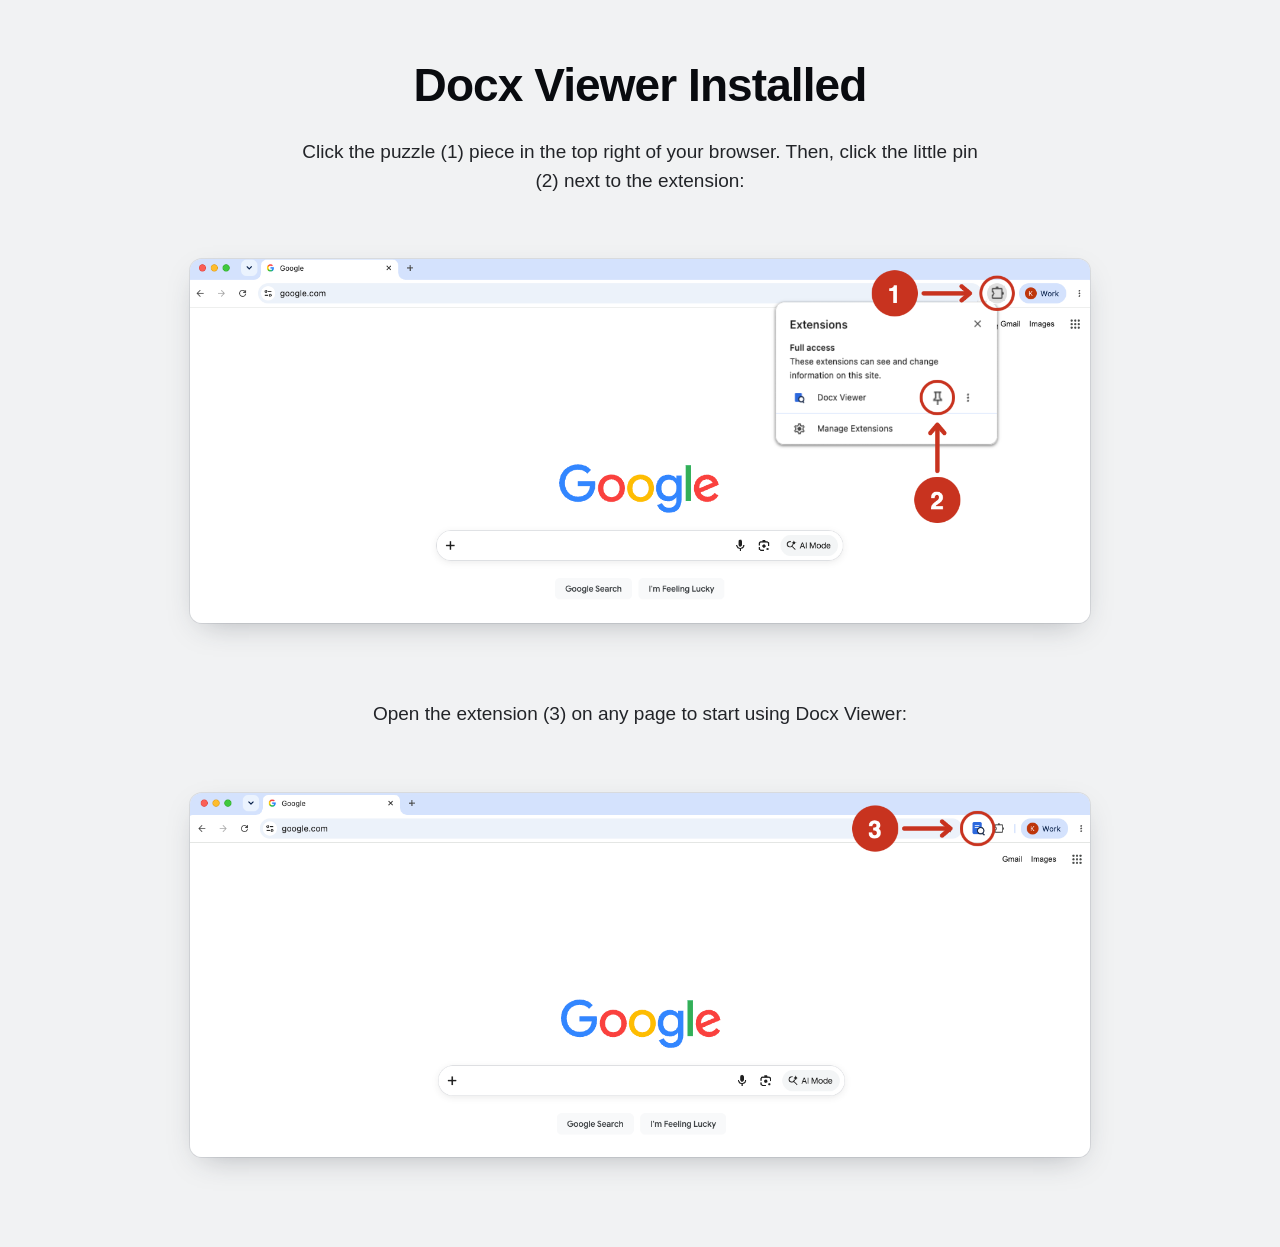
<file: welcome-page/index.html>
<!DOCTYPE html>
<html lang="en">
<head>
  <meta charset="utf-8">
  <meta name="viewport" content="width=device-width, initial-scale=1">
  <title>Docx Viewer Installed</title>
  <link rel="icon" type="image/svg+xml" href="images/icon.svg">
  <link rel="stylesheet" href="styles.css">
</head>
<body>

<main class="page">
  <h1 class="page__title">Docx Viewer Installed</h1>

  <section class="step">
    <p class="step__text">
      Click the puzzle (1) piece in the top right of your browser.
      Then, click the little pin (2) next to the extension:
    </p>
    <figure class="step__figure">
      <img
        class="step__image"
        src="images/step-pin-extension.png"
        alt="Chrome toolbar with the Extensions menu open"
        width="1521" height="615" decoding="async">
    </figure>
  </section>

  <section class="step">
    <p class="step__text">
      Open the extension (3) on any page to start using Docx Viewer:
    </p>
    <figure class="step__figure">
      <img
        class="step__image"
        src="images/step-open-extension.png"
        alt="Chrome toolbar with the Docx Viewer icon pinned"
        width="1521" height="615" decoding="async" loading="lazy">
    </figure>
  </section>
</main>

</body>
</html>
</file>
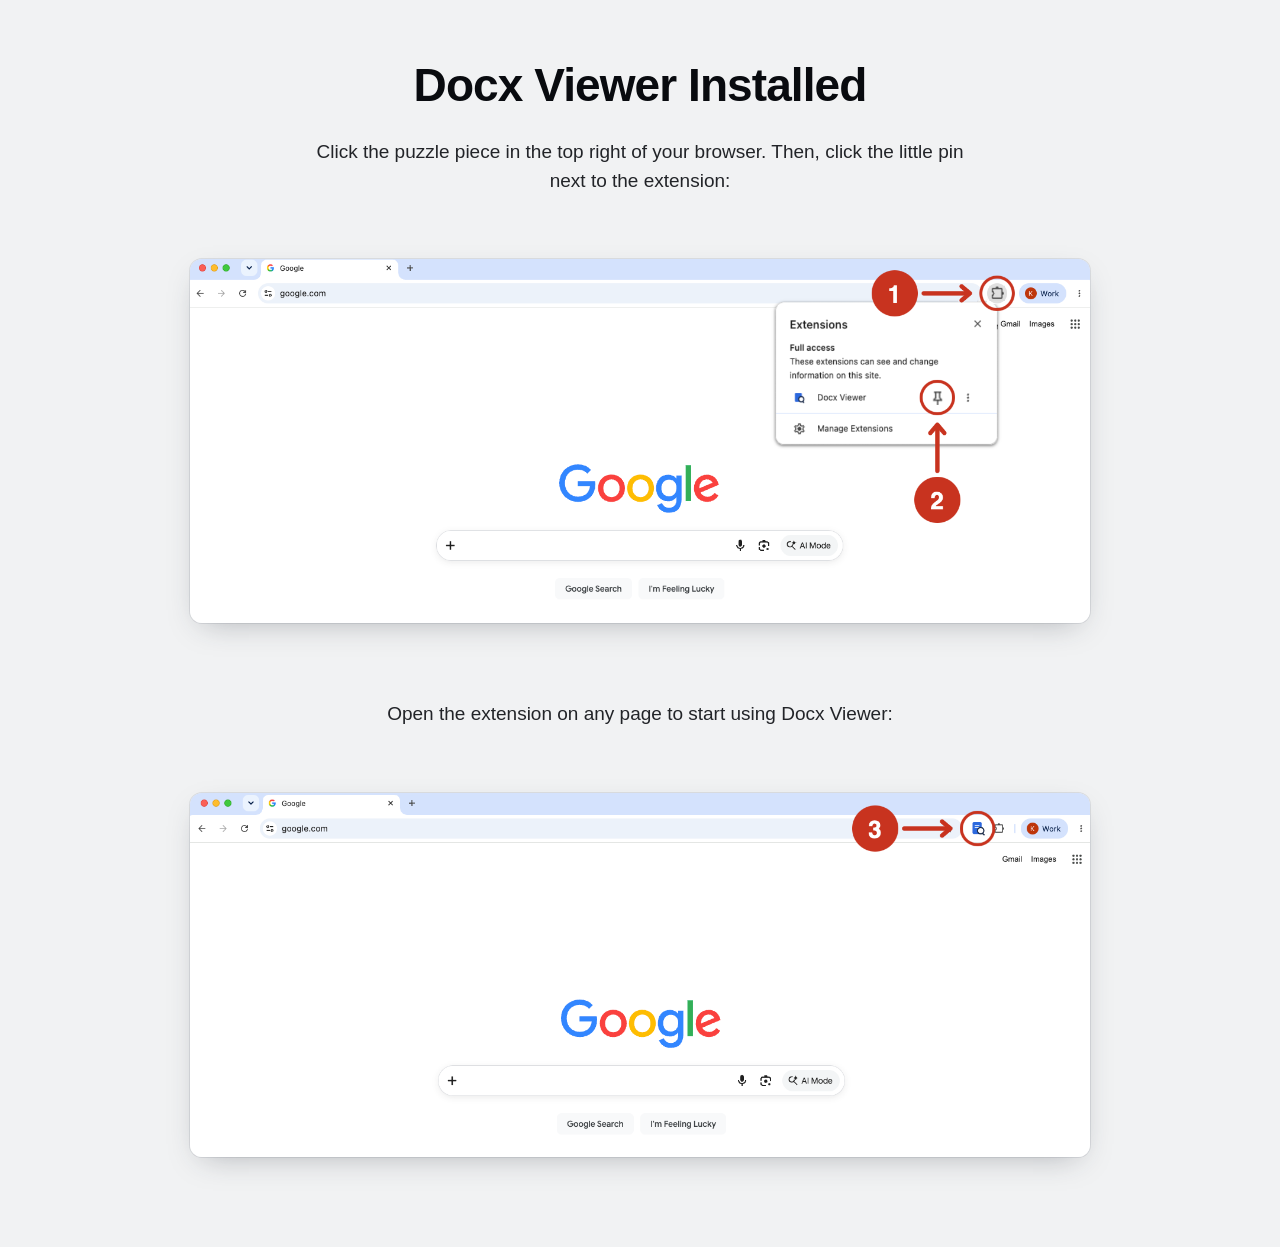
<file: welcome-page/index.bundled.html>
<!DOCTYPE html>
<html>
<head>
  <meta charset="utf-8">
  <title>Bundled Page</title>
  <style>
    * { margin: 0; padding: 0; box-sizing: border-box; }
    body { background: #f2f3f5; display: flex; align-items: center; justify-content: center; min-height: 100vh; font-family: -apple-system, BlinkMacSystemFont, sans-serif; }
    #__bundler_loading { position: fixed; bottom: 20px; right: 20px; font: 13px/1.4 -apple-system, BlinkMacSystemFont, sans-serif; color: #666; background: #fff; padding: 8px 14px; border-radius: 8px; box-shadow: 0 1px 4px rgba(0,0,0,0.12); z-index: 10000; }
    #__bundler_thumbnail { position: fixed; inset: 0; width: 100%; height: 100%; display: flex; align-items: center; justify-content: center; background: #f2f3f5; z-index: 9999; }
    #__bundler_thumbnail svg { width: 100%; height: 100%; object-fit: contain; }
    #__bundler_placeholder { color: #999; font-size: 14px; }
  </style>
  <noscript>
    <style>#__bundler_loading { display: none; }</style>
    <div style="position:fixed;bottom:12px;left:12px;font:13px/1.4 -apple-system,BlinkMacSystemFont,sans-serif;color:#999;background:rgba(255,255,255,0.9);padding:6px 12px;border-radius:6px;box-shadow:0 1px 4px rgba(0,0,0,0.08);z-index:10000;">
      This page requires JavaScript to display.
    </div>
  </noscript>
</head>
<body>
  <div id="__bundler_thumbnail">
  <svg viewBox="0 0 1200 800" xmlns="http://www.w3.org/2000/svg">
    <rect width="1200" height="800" fill="#f2f3f5"></rect>
    <g transform="translate(420 190) scale(11.25)">
      <rect x="4" y="2" width="19" height="25" rx="3" fill="#3b6ff5"></rect>
      <rect x="8.5" y="8" width="10" height="1.8" rx="0.9" fill="#fff"></rect>
      <rect x="8.5" y="12.4" width="10" height="1.8" rx="0.9" fill="#ffffffbf"></rect>
      <circle cx="21" cy="20" r="6.6" fill="#f2f3f5" stroke="#122a63" stroke-width="2.4"></circle>
      <rect x="25.4" y="24.2" width="6.2" height="2.8" rx="1.4" fill="#122a63" transform="rotate(42 25.4 24.2)"></rect>
    </g>
  </svg>
</div>
  <div id="__bundler_loading">Unpacking...</div>

  <script>
    
document.addEventListener('DOMContentLoaded', async function() {
  const loading = document.getElementById('__bundler_loading');
  function setStatus(msg) { if (loading) loading.textContent = msg; }

  const FONT_MIME = /^(font[/]|application[/](x-)?font-|application[/]vnd\.ms-fontobject)/i;
  const MIME_TOKEN = /^[\w.+-]+[/][\w.+-]+$/;
  function toBase64(bytes) {
    let bin = '';
    for (let i = 0; i < bytes.length; i += 0x8000) {
      bin += String.fromCharCode.apply(null, bytes.subarray(i, i + 0x8000));
    }
    return btoa(bin);
  }

  // Error sink persists across replaceWith since it's on window, not the DOM.
  window.addEventListener('error', function(e) {
    // Failed resource loads (CSP-blocked links, scripts, images) fire plain
    // events at the element — warn only; real JS errors carry message/error.
    if (!e.message && !e.error && e.target && e.target !== window) {
      console.warn('[bundle] resource failed to load:',
        e.target.tagName, String(e.target.src || e.target.href || ''));
      return;
    }
    var p = document.body || document.documentElement;
    var d = document.getElementById('__bundler_err') || p.appendChild(document.createElement('div'));
    d.id = '__bundler_err';
    d.style.cssText = 'position:fixed;bottom:12px;left:12px;right:12px;font:12px/1.4 ui-monospace,monospace;background:#2a1215;color:#ff8a80;padding:10px 14px;border-radius:8px;border:1px solid #5c2b2e;z-index:99999;white-space:pre-wrap;max-height:40vh;overflow:auto';
    d.textContent = (d.textContent ? d.textContent + String.fromCharCode(10) : '') +
      '[bundle] ' + (e.message || e.type) +
      (e.filename ? ' (' + e.filename.slice(0, 60) + ':' + e.lineno + ')' : '');
  }, true);

  try {
    const manifestEl = document.querySelector('script[type="__bundler/manifest"]');
    const templateEl = document.querySelector('script[type="__bundler/template"]');
    if (!manifestEl || !templateEl) {
      setStatus('Error: missing bundle data');
      console.error('[bundler] Missing script tags — manifestEl:', !!manifestEl, 'templateEl:', !!templateEl);
      return;
    }

    const manifest = JSON.parse(manifestEl.textContent);
    let template = JSON.parse(templateEl.textContent);

    // Nested page bundles (iframe targets). Each ships ONCE, in the ROOT
    // document's manifest; frame srcs carry an about:blank#<uuid> marker
    // instead of a substitutable uuid. Every document mints the blobs for
    // its OWN frames — from local text at the root, or text obtained from
    // its DIRECT parent over the relay protocol below — so each frame
    // navigation stays same-origin with its initiator and a deduped page
    // loads at any depth on any host, including a file:// download's
    // opaque origins (where a blob minted by one document cannot be
    // navigated to by another).
    const pageOrderEl = document.querySelector('script[type="__bundler/page_order"]');
    const pageOrder = pageOrderEl ? JSON.parse(pageOrderEl.textContent) : [];
    const pageSet = new Set(pageOrder);
    const pageTexts = {};

    // ── Nested-page text protocol (parent-chain relay) ──
    // Page bundles ship once, in the ROOT document's manifest. Every
    // document mints the blobs for its OWN frames, obtaining page text
    // through a strict parent-chain relay: a document only ever SENDS to
    // its direct parent (which, for every document the publisher's own
    // runtime minted, is another publisher document) and only ACCEPTS
    // text from that direct parent; requests from below are honored only
    // for the document's own child frames, and the ROOT never sends
    // upward at all. That last rule is load-bearing: the artifact host's
    // frame-ancestors allows claude.ai (and friends) to frame an
    // artifact, so window.top can be a FOREIGN document — a top-addressed
    // protocol would hand page uuids to that ancestor and accept forged
    // "page text" from it, minting attacker HTML as an artifact-origin
    // blob document. The chain never touches the ancestor: requests stop
    // at the root, replies are origin-addressed per hop (never '*' when
    // an origin exists), and both directions are origin-gated (on https
    // a foreign sender's origin can never equal this document's; in
    // opaque contexts — file:// — everything serializes as 'null', where
    // an embedded EXTERNAL frame still fails the gate by carrying its
    // own real origin, and a sandboxed child of such a frame is excluded
    // by the own-child-frames check plus uuid unguessability). Shape is
    // deny-by-default: one request form, one reply form, no error
    // replies.
    // window.origin is the SERIALIZED SECURITY origin ('null' in opaque
    // contexts such as a sandboxed preview iframe) — location.origin is
    // computed from the URL and stays 'https://…' even when the document
    // is sandboxed, which would misgate every opaque chain.
    const OWN_TARGET = /^https?:[/][/]/.test(window.origin || '')
      ? window.origin
      : '*';
    function trustedOrigin(e) {
      if (e.origin === window.origin) return true; // https chains; opaque==opaque
      // file:// trees: Chrome serializes the file document's origin as
      // 'file://' while the blob: documents it mints serialize as 'null',
      // so the two legitimate shapes can never string-match — accept the
      // pair in both directions. https origins never serialize as either,
      // and sender identity (own child frame / direct parent) is checked
      // separately.
      return (
        (e.origin === 'null' &&
          (window.origin === 'file://' ||
            window.location.protocol === 'file:')) ||
        (/^file:/.test(e.origin) && window.origin === 'null')
      );
    }
    // Non-empty only in the root document (nested bundles ship an empty
    // island), so it doubles as the root marker: the root answers from
    // local text and treats a miss as authoritative — never relaying to
    // its (possibly foreign) parent.
    const isPageRoot = pageOrder.length > 0;
    const blobUrls = {};
    const resourceBlobs = {};
    const UUID_SHAPE = /^[0-9a-f]{8}-[0-9a-f]{4}-[0-9a-f]{4}-[0-9a-f]{4}-[0-9a-f]{12}$/;
    const pendingFrames = {}; // uuid -> [{el, frag}] awaiting text for own frames
    const pendingRelays = {}; // uuid -> [childWindow] awaiting text to pass down
    function mountPage(el, frag, text) {
      const pageBlob = new Blob([text], { type: 'text/html' });
      const u = URL.createObjectURL(pageBlob);
      resourceBlobs[u] = pageBlob;
      el.src = u + frag;
    }
    function deliverPage(uuid, text) {
      const frames = pendingFrames[uuid];
      delete pendingFrames[uuid];
      if (frames) for (const f of frames) mountPage(f.el, f.frag, text);
      const relays = pendingRelays[uuid];
      delete pendingRelays[uuid];
      if (relays) {
        for (const cw of relays) {
          try { cw.postMessage({ __bundler_page: uuid, __bundler_text: text }, OWN_TARGET); } catch (err) { /* gone */ }
        }
      }
    }
    function ownFrameWindows() {
      const out = [];
      for (const f of Array.from(document.querySelectorAll('iframe'))) {
        try { if (f.contentWindow) out.push(f.contentWindow); } catch (err) { /* detached */ }
      }
      return out;
    }
    window.addEventListener('message', function (e) {
      const d = e.data;
      if (!d || typeof d !== 'object' || !e.source) return;
      // Origin gate first; the structural checks below (own-child-frames
      // for requests, direct-parent + solicited-uuid for replies, the
      // root's never-relay rule) are what hold in fully opaque chains
      // where origin strings can't discriminate — a sandboxed root's
      // FOREIGN wrapper still fails all three even though both serialize
      // as real-vs-'null' rather than matching.
      if (!trustedOrigin(e)) return;
      if (typeof d.__bundler_need === 'string' && UUID_SHAPE.test(d.__bundler_need)) {
        // Requests are honored only for this document's own child frames.
        if (ownFrameWindows().indexOf(e.source) < 0) return;
        const uuid = d.__bundler_need;
        const text = pageTexts[uuid];
        if (typeof text === 'string') {
          try { e.source.postMessage({ __bundler_page: uuid, __bundler_text: text }, OWN_TARGET); } catch (err) { /* gone */ }
          return;
        }
        if (isPageRoot || window.parent === window) return; // authoritative miss
        const waiting = pendingRelays[uuid];
        if (waiting) {
          if (waiting.indexOf(e.source) < 0) waiting.push(e.source);
          return;
        }
        // Never-answered uuids would otherwise accumulate forever under a
        // request spray; past the cap (far above any real page count) new
        // relays are dropped rather than remembered.
        if (Object.keys(pendingRelays).length >= 128) return;
        pendingRelays[uuid] = [e.source];
        window.parent.postMessage({ __bundler_need: uuid }, OWN_TARGET);
      } else if (
        typeof d.__bundler_page === 'string' &&
        UUID_SHAPE.test(d.__bundler_page) &&
        typeof d.__bundler_text === 'string'
      ) {
        // The shape test is load-bearing beyond tidiness: the solicited
        // check below uses the in operator, which matches prototype keys
        // ('__proto__', 'constructor') — an unshaped key would reach
        // deliverPage and throw, painting the error banner.
        // Text is accepted only from the direct parent — the document
        // that minted this one.
        if (e.source !== window.parent || window.parent === window) return;
        if (!(d.__bundler_page in pendingFrames) && !(d.__bundler_page in pendingRelays)) return;
        deliverPage(d.__bundler_page, d.__bundler_text);
      }
    });

    const uuids = Object.keys(manifest);
    setStatus('Unpacking ' + uuids.length + ' assets...');

    await Promise.all(uuids.map(async (uuid) => {
      const entry = manifest[uuid];
      try {
        const binaryStr = atob(entry.data);
        const bytes = new Uint8Array(binaryStr.length);
        for (let i = 0; i < binaryStr.length; i++) bytes[i] = binaryStr.charCodeAt(i);

        let finalBytes = bytes;
        if (entry.compressed) {
          if (typeof DecompressionStream !== 'undefined') {
            const ds = new DecompressionStream('gzip');
            const writer = ds.writable.getWriter();
            const reader = ds.readable.getReader();
            writer.write(bytes);
            writer.close();
            const chunks = [];
            let totalLen = 0;
            while (true) {
              const { done, value } = await reader.read();
              if (done) break;
              chunks.push(value);
              totalLen += value.length;
            }
            finalBytes = new Uint8Array(totalLen);
            let offset = 0;
            for (const chunk of chunks) { finalBytes.set(chunk, offset); offset += chunk.length; }
          } else {
            console.warn('DecompressionStream not available, asset ' + uuid + ' may not render');
          }
        }

        if (pageSet.has(uuid)) {
          pageTexts[uuid] = new TextDecoder().decode(finalBytes);
          return;
        }
        if (FONT_MIME.test(entry.mime) && MIME_TOKEN.test(entry.mime)) {
          // Strict artifact hosts allow font-src data: but not blob:.
          blobUrls[uuid] = 'data:' + entry.mime + ';base64,' +
            (entry.compressed ? toBase64(finalBytes) : entry.data);
        } else {
          const blob = new Blob([finalBytes], { type: entry.mime });
          blobUrls[uuid] = URL.createObjectURL(blob);
          resourceBlobs[blobUrls[uuid]] = blob;
        }
      } catch (err) {
        console.error('Failed to decode asset ' + uuid + ':', err);
        const blob = new Blob([], { type: entry.mime });
        blobUrls[uuid] = URL.createObjectURL(blob);
        resourceBlobs[blobUrls[uuid]] = blob;
      }
    }));

    const extResEl = document.querySelector('script[type="__bundler/ext_resources"]');
    const extResources = extResEl ? JSON.parse(extResEl.textContent) : [];
    const resourceMap = {};
    for (const entry of extResources) {
      if (blobUrls[entry.uuid]) resourceMap[entry.id] = blobUrls[entry.uuid];
    }

    // Artifact-host CSP (connect-src 'self') refuses fetch() of blob: URLs —
    // consumers read these Blobs directly. Survives the swap like the error sink.
    window.__resourceBlobs = resourceBlobs;

    setStatus('Rendering...');
    // Page uuids have no blob here — they ride inside about:blank#<uuid>
    // frame markers the pass below resolves after the swap.
    for (const uuid of uuids) {
      if (pageSet.has(uuid)) continue;
      template = template.split(uuid).join(blobUrls[uuid]);
    }

    // Strip integrity + crossorigin — blob URLs from a file:// document inherit
    // a null origin, so crossorigin forces a CORS fetch that SRI then rejects.
    // The manifest bytes are ours; SRI protects against CDN compromise, not this.
    template = template.replace(/\s+integrity="[^"]*"/gi, '').replace(/\s+crossorigin="[^"]*"/gi, '');

    const resourceScript = '<script>window.__resources = ' +
      JSON.stringify(resourceMap).replace(/<\//g, '<\\/') +
      ';</' + 'script>';
    // Inject after <head> so the DOCTYPE stays first; prepending the script
    // would push the parser into quirks mode. DOMParser always emits a <head>
    // (synthesizing one if the source HTML omitted it) but may carry
    // attributes through, so match the full opening tag. slice() rather than
    // replace() keeps us clear of $-pattern substitution in resourceScript.
    const headOpen = template.match(/<head[^>]*>/i);
    if (headOpen) {
      const i = headOpen.index + headOpen[0].length;
      template = template.slice(0, i) + resourceScript + template.slice(i);
    }

    // Parse the template and swap the root element. Scripts inserted via
    // DOMParser/replaceWith are inert per spec — re-create each with
    // createElement so they execute, awaiting onload for src scripts to
    // preserve ordering (React before ReactDOM before Babel before text/babel).
    const doc = new DOMParser().parseFromString(template, 'text/html');
    document.documentElement.replaceWith(doc.documentElement);

    // Resolve page-frame markers: mint this document's own blob for each
    // framed page — from local text when this is the root, otherwise by
    // asking the direct parent over the relay protocol above. An
    // unanswered request leaves the frame on about:blank, the same
    // degraded state as a refused embed.
    {
      const MARKER = /^about:blank#([0-9a-f]{8}-[0-9a-f]{4}-[0-9a-f]{4}-[0-9a-f]{4}-[0-9a-f]{12})(#.*)?$/;
      const needed = [];
      for (const el of Array.from(document.querySelectorAll('iframe'))) {
        const m = MARKER.exec(el.getAttribute('src') || '');
        if (!m) continue;
        const text = pageTexts[m[1]];
        if (typeof text === 'string') {
          mountPage(el, m[2] || '', text);
        } else if (window.parent !== window && !isPageRoot) {
          const had = pendingFrames[m[1]];
          (pendingFrames[m[1]] = had || []).push({ el: el, frag: m[2] || '' });
          if (!had) needed.push(m[1]);
        }
      }
      for (const uuid of needed) {
        window.parent.postMessage({ __bundler_need: uuid }, OWN_TARGET);
      }
    }

    const dead = Array.from(document.scripts);
    for (const old of dead) {
      const s = document.createElement('script');
      for (const a of old.attributes) s.setAttribute(a.name, a.value);
      s.textContent = old.textContent;
      // text/babel scripts with a src: read and inline. transformScriptTags
      // does XHR against the src, but blob:null/ from a file:// origin is
      // silently dropped. Inlining makes it a plain inline babel script,
      // which transformScriptTags handles unconditionally.
      if ((s.type === 'text/babel' || s.type === 'text/jsx') && s.src) {
        const pre = resourceBlobs[s.src.split('#')[0]];
        s.textContent = pre ? await pre.text() : await (await fetch(s.src)).text();
        s.removeAttribute('src');
      }
      const p = s.src ? new Promise(function(r) { s.onload = s.onerror = r; }) : null;
      old.replaceWith(s);
      if (p) await p;
    }
    // Babel standalone auto-transforms type=text/babel on DOMContentLoaded,
    // which fired before we swapped the document. Trigger manually if present.
    if (window.Babel && typeof window.Babel.transformScriptTags === 'function') {
      window.Babel.transformScriptTags();
    }
  } catch (err) {
    setStatus('Error unpacking: ' + err.message);
    console.error('Bundle unpack error:', err);
  }
});

  </script>

  <script type="__bundler/manifest">
{"4f3ae01b-4df3-447e-baf9-cded36b08bc7":{"mime":"image/png","compressed":false,"data":"[base64]/[base64]/Qp/[base64]/WiY3VybHgqc2VsZiNqdW1iZj1jMnBhLmFzc2VydGlvbnMvYzJwYS5hY3Rpb25zLnYyZGhhc2hYIBda8hZatguG8mIGroBtzJgrT3Rp/hWWbpxcly28h93somN1cmx4KXNlbGYjanVtYmY9YzJwYS5hc3NlcnRpb25zL2MycGEuaGFzaC5kYXRhZGhhc2hYIHi5KkYJRO9f9a/[base64]/She9N7eTo1gwVjAOBgNVHQ8BAf8EBAMCB4AwFQYDVR0lBA4wDAYKKwYBBAGD6F4CATAMBgNVHRMBAf8EAjAAMB8GA1UdIwQYMBaAFM5R4gSBTmRbI/jjxM+aPpzB11zCMAoGCCqGSM49BAMDA2cAMGQCMDFzHRSeAXrSy1WOzkbhPZ6Km2wGTmZ/[base64]/BfRtM9aCmUvYcgS/YUHChXRBFUUNz+VVwobrzucRVRFL3ujYPrRFFx74Egewuydyl0rzTJ/zxveEua0SZtkybt79xPSPK+5z3jm7b33uc9eY5h/S67wwHAbpd/WShAAQpQgAIUoAAFKEABClCAAhSgAAUoQAEKUIACFAgXAbPdbocDhnAZD8dBAQpQgAIUoAAFKEABClCAAhSgAAUoQAEKUIACFKDAEQEjA/j8WaAABShAAQpQgAIUoAAFKEABClCAAhSgAAUoQAEKhKeAOTyH1TBGFWsBoi0GRJkMMKrbKf4Uu90Aq82BklIHikr9uaLqOvHRBqQnO+vJaxYKUKB2BQpKHCgocf5uZebYa7dx1ZrBYFDfqJIi/[base64]/e8YaBPJV4N6gfufl197fAL7MTq+rLcvX/gnZnNkRBShAAQpQgAIUoAAFKEABClCAAhSgQPUEjNW7jFdVR+BoAL86V/u+Rm4KSNv+Fgbw/ZViPQoET0AC+fK7WL1yJIBfvYuP3EMM7MZfdbvidRSgAAUoQAEKUIACFKAABShAAQpQgAI1E6huBKlmvTbAqyWFjnMFfnAmL21LH1UVBvCrEuJ5CoROQAL5TGcVOm/2RAEKUIACFKAABShAAQpQgAIUoAAFIlGAQfwQfWqSAz/YxZ8+mEIn2J8C26dAYAL6ptJVX+X/t22qbsu9RjDbdu+L7ylAAQpQgAIUoAAFKEABClCAAhSgAAUCEQh+ZDmQ0dTTurJCXvLXB7tIH5Wtxg84dYfkz7bbYFcDl9HLQ17Drv7Vc2vLexYKUKDaArIS36/[base64]/0YyF3hvDapN8qajUdp6ykqmBxYe1bV3qd73sHvWZ8gK2+d1l5aYjcMSTsD45qfh6gA2/NnMlEmCeKHJkpWWV/x0TKGqm8oGBxqpb3BCEdeDmzvvw3Hb38Chw6ra1XwPq0pDEOHwnTWmTAkJ8GgB/v9gWAdClCgegJyQy3Y334JRR/Vmz2vogAFKEABClCAAhSgAAUoQAEKUIACDVrAsGaHrdaiy8bsTMQ+eiOSD+1DQnIyYDmy02ppKfJzcpCTmoGi22bDnpLuF7qxZB9i/roIycZVSExKhtkSo11XVlqMvFzVnr0nivu9AXt0hl/tZVr348F1lyLfuB1RickwRqvdYFWxl5TAqgLWCfY2+He3V5Ee1dSv9vyt1LRR1YFzf9vyp97+w94/0u6t/PjihR7A37MJtiemwbFiF1CsPsdSFdg3Kq9o9bmW2YABAxD12H2AWd0HqmYgf9++fUhLS0NUVGA3YvwxcK+zZcsWlQXIjo4dO7qf4nsKhIXA2p1asiqPsRhUcN0RYAD/2Vm3au1cffNMj/YqO1Cdviprj+coQAEKUIACFKAABShAAQpQgAIUoAAFai7gR1TXz07UCnwJ4KfmHkRCUxUElwC5rOyUh3otx+Rc7CM3ALbSqhtVK+YlgJ8atQ6N0purAH6sukaC4QbttRyTczF/Xaii8FW3JyvwJYBfYN6N6PSm5QF8GYgE8+WYnHtg7aUodVTdnlxX74oWjFc/EiV74fjybPU5rQQyDDAM6gfDtdNguOYaoPexQIvmMJ5/Luwq1Y4WXJTP2M8i9Z944gn07dsXgwYNQqdOnTB16lQcPiwr/YNX3n//fbzzzjvB64AtNziB2bNnQx7uxddx93r+vvd+S87fqwOrF8q+AhsZa1OAAhSgAAUoQAEKUIACFKAABShAgYYrUGtB/Khv52sr8GPVymqvaR9U8FbOJR/ej6hvP6lS3LLzbW0FflJqE9WeWqEq0aUKDzvkXLJxNSy7qg7Ofrr3HW0FvkUfX4W2pG0H5FyBaTsW7H23yvHVdoVFS1aj2bGnQZ7dS2Xn3OvW7L3N+dHtmQOkrIGhoxXGMybA/OgzMF14EcwXTEHUrAdgnvMwTP16qtT4KsAPtSo/gPLf//4Xr7zyCl544QVs3rwZ3333HQ4cOIAbb7wxgFZYlQLhIfDUU09VCORLAF+O1W4JZWg9lH3VrhJbowAFKEABClCAAhSgAAUoQAEKUIAC9VWg9oL4v37hTKEjq7l9FXVO0uxEqbpVFfOej7QUOuUBfPcLtCC83ZlmR9Wtqvx+8BMthY4WpfY2RK09h1ZH6oa6/LF4ldbl+EturxDIlwC+HJOi19HeBOUfswrKq41rS76EoakDpp6tYJx4BxwmMxwqJdK2/Tb8kxuLrXEtsOWAA5v3O7A3z7mtQmUfuz5USWcza9YsLcjZr18/lYnHjA4dOmgr8xs1aoS8vDyt6qZNm3DJJZege/fuOO+887Bs2TK9CVR27uDBg7jiiiu0684991wtuHrfffeVX+v6Qm4mjBgxAqNGjcLrr7/ueoqvKeCXgNx4mjZtmvbzrK++lwC+HKvdm1L+f9PFr4FXWimUfVU6EJ6kAAUoQAEKUIACFKAABShAAQpQgAIUOCLgjMDWAodhywagfbuqW1KpawxbNlZdL+d3mBu3UqlyKqmqAu/maJVmZ/eiSio5Tx3MXY74Ju1Ve94i+EcuV6eMMTE4uGtlle3VdoUbrzlfa3Lmc+9oQfuPX3tEe68H8G+deh70OrXdd3l7Kn7nsBUCau8A2d/X0exE9eWHKBhVKqICRxQuUV94yC5SwX2DA0aVQqdAxftHdXDgmcmSNanq4N+OHTu0rgaofPqupU2bNuWrmYuKinDhhRdi9OjRuPXWW/HFF1/gggsuwM8//4y4uDif5yS3/s0334xSdbPh3Xff1YL9N910E8444wzXrrTX7733Hl599VU888wzKFH7IVyj0gS1bt0aJ5xwgkddHqBAZQJ6sF5ffV/7AXz5kpBDSyRW2Tj0HPh6nX82rtFeuh+vKke+P33pffCZAhSgAAUoQAEKUIACFKAABShAAQpQIDQCtRbE93u4smTbZPK7epUVtSXgzg1vq6zrTwUJmEkEuw6KHqTXA/n6EEISwNc7k2e7DTYVlHeoVDnyVQ257SHMhaUOFJapsL5Ko2NRH6HVZkCplk1HalRddu3ahfj4eCQlJWmVV65ciTlzVOqeI+XOO+9EdnY2cnNzcdddd2kr9bt27YrPPvtMW40vgXpf54YNG4Yff/wR33//Pdq3b4+ePXtq1+Tn5+vNlz/Pnz8fV111lVZHDp5zzjn45ptvGMQvF+KLSBPQg/aRNm6OlwIUoAAFKEABClCAAhSgAAUoQAEKUKBqgVoL4jvad1VpWHKdG9pW1q9aKe1o07GyGs5zyUNQVvK3c0NbXzFitfi7rLQYSOpdZXuNk/qgoHi/c0PbStqzq5XZaYndqmwvWBVcA/nSRygD+NoqXGMsyszpyCs6iNzsr9GmpVUts49SAXUrZqm9bo3qPw6bEXd/7sDhQgcS42QFvgF29Q0HyZFfWcnIyEBBQQFktX1sbCwaN26srbiXNDt33HEHbrjhBmzZsgWdO3fWAvjSlqzwl81v5XhOTo7Pc3KNlKayqfKR0rJlS2zYoL4h4lZ+//[base64]/DFoccQHSNBXhXFdw/ka+0ZYM3LwZC0K7y2EaqDeiBf+nN9Hfz+1ca2Kn3OocTTsDl7vcp/vx5xW2bgzHYPI9YcheEqG5GU/y7PxFblV2ZJwIC28i0IFcRXD1m1X1mRoLqsxJfNbMeOHYsWLVpActfrgXZJaSNBfj3tjt7Wnj17tLQ4shLf1zlpS4rkzx8+fLiWguSPP/6A5Np3L/3799dS9IwbN879FN9TwG8B1wC+a9C+9gP57n+s/B5iNSqGsq9qDI+XUIACFKAABShAAQpQgAIUoAAFKECBBihQe0H8E89EzvefwJSVhVgVbPUI5KsAfpE6l92oCayqblWltNX5yNn1LkyH1iMptYmq7hLIPxLAzz10ANn2YyF1qyqnN5+MnzLfQ2HWblhkfK6B/CMB/FI1vnhba0jdui6hDd47Z2swONMcpTS/SW1c+xF+yfsH/+z8CG8fLkX/1OPVRxqDn3bnYdO2WGRZmqFXq1YY292ZysgkhlWUGLXfwNSpU3HPPfdAAvISTJcV9rICX3LgJ6tNj7t164bi4mK8/PLLmDx5MhYuXIg1a9agd+/eSExM9HlONsm9+uqrtbZkM9yNGzdi6dKlOOmkkzxGdfzxx+Ppp59Gnz59tD5l81vZYFeuZ6FAIALuOfBdg/[base64]/H4rzi1CQtRnzD2xT5+JhK0tHbFRblQonATNHJSA+Wq3CV9+8kI1u/SmSi15W20uAXi8SwH/44Ye1t5IvXzadvf322/[base64]/QhRPy8EdmxxjqN1e1hHjIH1pLNUAD/ATWMdVlh2zIV57wdw5K7R2jMkHYuyZhNR2voCLV+7v5OVelbV3vy9b+P3zI9xOH+9dmmjhGMwJH08zmx2PqKCsKlterLKJG+sXWZfc7bbDcjMUd9a8FK6t6oq4Y3zIgnkGwxGHLLm4Lnt7+OLzE3qRkeeCuKr602N0T9xGG7uPARt4uNUAF/dQ/Evfl9hRGVlZZCNbtPT07UUOxVOHnkjwX5Jv+OteDsn6U0kt/2YMWO0GwWyIv/kk0/Gtdde660JWK1WyDgkPz8LBepaYO1O77+32rjkJpmvNGW1NfBQ9FFbY2U7FKAABShAAQpQgAIUoIBXAUdOFmzr/4JtwzLYN62AbctaoLjQa12/D8bEwdS+O4ydesPU9TiYjukHQ7JkOGChAAUoQIFQCdR+ED9UI4+gflISDIgO8N5FdadXovahzc73fsPA3yC+lmnI4FBZ7p3ReavDhhK7VR12INoYBYvB+QUO6cUggUU/V+FXd07+Xie59q+//npI2p4slRqpb9++eOGFF7QNdP1tg/UoUFcClQbx62pQ7JcCFKAABShAAQpQgAIUiAgB29IfUbbiF9hW/Qb7jr+DOmZj684w9RwKc+/hMPUdGdS+2DgFKEABCjgFGMQPwU9CrMrOkxRfjeXq1RhbboEDRUe+Ded+ud9B/CMXStDerlblm2TLWj1Qr5be29RUJH1OaGbkPovK35eo1Eiywl/y5zdpInspsFAgMgSqDOLLL5z3+3M1n2Aw26756NgCBShAAQpQgAIUoAAFKOBFwFGQi7I/FsL25zco++sHVSNY/4fBS+faIQPM/UbBNPBkmAePgSE+yVdFHqcABShAgRoKMIhfQ0B/Lw9FSp3KUunIOAMN4vs7N9ajAAVqLlBlEF+7bRas/1HOKH7NP0G2QAEKUIACFKAABShAgRAJqH0CrT99grJfP9NW3oeo10q70VbmDxuLqOPPUPsjOvczrPQCnqQABShAgYAEGMQPiKv6lUOxGr+yVfiyAW3bJuG4dr76prySAvVJYNsBBwpKghWkr09SnAsFKEABClCAAhSgAAUarkDZku9Q9sOHagX+l2GJYB58KsyjJsDc/8SwHB8HRQEKUCBSBZzJzSN19BE0bklxY1bacdHBGXRhCXym0ZEe42IYwA+OPFulAAUoQAEKUIACFKAABShAAQoEV8BxYDesX78L67f/g2xeG65Fbi7Y1i2B/aRzETV6MgxNWoTrUDkuClCAAhElwJX4If64EuMMtR7IlwB+XmHlK3glnU8TpqcL8afN7ijgv4CswpfV+P4VdVNObT5d7ZSXWvYc7R//umMtClCAAhSgAAUoQAEKUKDOBGzLfkLpF2/CtvSHOhtDdTo29R0Fy78uhOm446tzOa+hAAUoQAEXAa7Ed8EIxUsJtpeVAQmxRhiN/gbsvI9McuDnF9krXYGvX8kAvi7BZwrUBwGXAL5sOu3w82+JXler7uc19YGLc6AABShAAQpQgAIUoECECli/fAvWT1+Ffe+2iJuB3HQo2bMVUeMuRdSpUyJu/BwwBShAgXAS4Er8Ovw0JE9+tMWAKJPB74C+BO6tNgdKSh1+Be9lelyFX4cfMrumQAAC1c2Lb1DBeWdIXv5Vr48E9eW4c7m+wbktrr/B/gDGzKoUoAAFKEABClCAAhSgQBAE1Oa1pR89j9KPXwTU64guaqNby/grYDnrKm56G9EfZOgG7yjIhX3HRvXYpN3AcmTuhiNrP+S4oyhfG4ghNgGG+CQY0prCkN4CxmZtYWzdST26aMdDN1r2RIHQCHAlfmicvfYiefKLVDA+sJwYga+e5Sp8r/w8SIGwE0hPBgoOBD4sPWjvvNKhBey11+VBe0e1M+8EPhpeQQEKUIACFKAABShAAQrURMCRl43S95+BdcGrNWkmfK6VGxL/mwNHYT4sZ18LQ2JK+IyNIwkbAceBXShb9bvaU2Ex7H+vgH33lkrH5is6ZmzRHsbOvWHqNgDmnkPUvgwtK22HJykQKQJciR8pn1Q1x8lV+NWE42UUqCOBwHLj19Eg2S0FKEABClCAAhSgAAUoEBQBLYA/70lYVQ78+liiVI58y6QbGMivjx9uNedkW/UbyhZ/p/Z8+B72fTuq2Yr3y4wZrWHqewLMA06EqedQ75V4lAIRIsAgfoR8UNUZJgP41VHjNRSoe4EDuUBmjr3uB8IRUIACFKAABShAAQpQgAKhE1Ar1kvemlV/VuD7kIs6/VJET7mZqXV8+DSUw7aVv6LslwUo++1zOIoLgzptQ0wczENPg3n46TD1GhbUvtg4BYIlwCB+sGTruN22TQyIj5Z82CwUoEAkCjCQH4mfGsdMAQpQgAIUoAAFKECB6guUqhX4knamIRTLuddrK/Ibwlw5x4oCkian7Nv3YP3+AzhyD1U8GeR3hqRURJ0wEeaTzoGk3WGhQCQJMIgfSZ+WH2OVwL3k1WYA3w8sVqFABAgwmB8BHxKHSAEKUIACFKAABShAgRoKWL98CyWvPRz5m9j666A2u42+ZAaiTp3i7xWsVw8Eyn75FNYv31Z575dUORvJZW/qcCyMrdRmtRltVG77FioNU6PyTWu1TW7zDsNxYLdKw7Md9p2bYPtnjXq/q8q2Td36q5+989XK/HFV1mUFCoSLADe2DZdPoprj0IP1EriXor93vuO/FKBApAvIxtRNkoyQYL6UwmIHJG8+CwUoQAEKUIACFKAABShQPwRsy36C9VO1ia1Kp9NgipqrzNnYpBVMxx3fYKbdUCcq6XKsn74C62evQfZ98FWMLTto6W5Mxw6CqfvASvdOMKRlOJvpfrQ1adu29k/Y1iyCpOux7/rn6EmXV3ITQYL+9r3bETXuMki6HRYKhLuAthI/xmJAo3ggIcYAC8P64f6ZcXwUoAAFKEABClCAAhSgAAUoQAEK1AOBkr27sO3Ru5H96/f1YDaBTyFl2Aloe9v9iG7WMvCLeUVECJTu24M9rz+H/R/M9TnexF590eiEMWg04iTEtGrrs14gJ4p3bsPhn7/F4e8XIm/lUp+XNp14AZpfPBWWjOY+6/AEBcJBwJCZ63A0TgyHoXAMFKAABShAAQpQgAIUoAAFKEABClCg4Qjs/O9j2PPafxvOhL3MtPkl16DVNbd4OcNDkS4ggfTdLz2Fg1987HUqMa3bIX3sRKSNOVPdyGnhtU5ND5bs3Y2shfOR+dkHKN6x1Wtzjf81Hi3+b1qt3UDw2gkPUqCGAqaZD997bw3b4OUUoAAFKEABClCAAhSgAAUoQAEKUIACAQhk//Iddr84G/aiogCuqn9Vi3dsQWzbjohpw41G69OnKyvwd6mfb18B/LRTxqHllTei8WlnwZyo8sgGqUjbiX0GIK5jVzispSj6Z6NHT4WbNsCWn4uEY3rAlMCVzh5APBAWAkyeExYfAwdBAQpQgAIUoAAFKEABClCAAhSgQEMRsJcUI3PBB7AeymooU/Y5TzEQi6QBQ2GMjvFZjyciR8BeVKhS6DyLg59/5DFo+YybXXAFMs6/TAXvj2zw6FGr9g8k9R2EuM7HaKvt9859EfI76FpkrKbYOLSeNgNG9cxCgXATMN2rSrgNiuOhAAUoQAEKUIACFKAABShAAQpQgAL1VUBSe+x94/[base64]/[base64]/+EVb1iNouV/aBfE9hmMmK49/L/YS01Z0CkLO9UaTxUrUpFdVaJVIDRaRT+j1HNVJXPB+8hbvtijWsZ5l4XFCnz3gcmKfNmTYffLcyqckjnIXFpff0eF4/XtTb4K3GflA/lF9S8uKDchiksd6gHkqqxJe+FAQqwBaQlAggroR2JhED8SP7Uajtmm/ioXlTB4X0NGXk4BClCAAhSgAAUoQAEKUIACFAhIoODPH1Gw6MeArmlIlcVGjOIHjmxI067WXLNeeQKH33quwrWNpkxF2mXTKxyr6RtZ+FlSVqYF82OjTWqVvvcAaM6iX9RGth96dJd2yjhkTLrY43i4HJCxFe/c5pFCR+aSPGAYkgcND5eh1to4SstUUDvbUS+D95Uhyc2K/CIVxI8FmqWoVfoRFhWPsOFW9lHwnD8CJaV25KsAPgsFKEABClCAAhSgAAUoQAEKUIACoRUoWvIroFY610UxJyUj8biBiGnV1vlo2UatTVUB2l07tCBm8Y6tyF26CLb8vLoYnrNPZSNGDOJX/hEU/PatRwBfrpCgftm+3Wh65+OVN1CNs3owP0EF8qMtnltsZn39KaxZByu0LD9rTSdOgTkltcLxcHojY5Mxyqa2EszXi8xF5lTfgviHCxzYc6hu/gbptnX9LMH8TerRPNWARvHeb0rV9Ri99c8gvjeVenqsSAXwCxnAr6efLqdFAQpQgAIUoAAFKEABClCAAuEsYMvOQuEyZ+qTkI5TJYeW/N+trr7ZezB1wNHRlOUcxu5Xnsb+9+fCYVXJseugiJFYmVLS6qD3yOgy/5evfQ4071sVTN+/BxkqkG9u2txnveqekIWhki491iWQn/Pnrzj03UKPJtNPPxuJfVx+wDxqhMcBGaOMdeezj1UYkMwp7ZQzkDxwWIXjkfrmQC6QmdOwA/iun53czLDaDGiS5Ho0fF973joL37FyZDUQqCqAb1Zfh4qzmJAUZ0ZqQhTSEp0PeS3H5JzUYaEABShAAQpQgAIUoAAFKEABClAgcIGi1UtRuvXvwC+swRWmxCQc+/rHaDfjYe8BfLe2zcmN0Gb63ej14feIad3O7Wxo3oqRWLH4FrAXqETmlZTi1X9h1/WTULRqSSW1qn9KFohKnEkv2b98C5vbmBJ69EHjf43Xq4T9s4xVxuxaZE4yt/pQnAH8o59ZfZhTbcwhM8cOsYmEwpX4kfAp1XCMkkLH1wp8CczHRhtVHijv93PUpuTabuSyI7nUK1W7mxSV2NUmJ7xzV8OPhZdTgAIUoAAFKEABClCAAhSgQAMSKF67LKSzNZjM6DzzecR36xVwv9HNW6HTo89h7cVnwl5SHPD1Nb1ArBKGj65pM/X2+phuvVHVBsllB/Zi97Tz0HTGLCSefEatW0icSYskZe5C9u8/ebSfeuJpsGQE/k0A2cfx2fmHMe+XPOSq+JO/5aTucZhxXhrSG1Uv1CljlTHnr15eoUuZW8buHYhu0brC8Uh6Iyl0uALf9ycmgXyJe4Z7ah3vkVvf8+KZCBOQP36+cuDHRBmRHG/2GcD3NlUJ9ss1ci0LBShAAQpQgAIUoAAFKEABClCAAv4JlKxb6V/FWqrVZMJ5SOo/pNqtxXXqira33lft62tyYaitajLWuri20bmXI7pzd7+63v/wzV7z5/t1cRWVJN6UveQPyH4KriWmTXukjjrF9ZDfr39YVogXv80JKIAvjX+7thD3vlkxJ7/fnR6pKGOWsbsWba+Ivxa5Hoqo17KJbXVy4Bf+OA/Zsy7Bwat64cDEJO0hr+WYnKtvRYzEKpwLI7Hh/OnUwtiK1B9Ub0XS48THmLyd8uuYXCttsFCAAhSgAAUoQAEKUIACFKAABShQuYB11zaUbF5XeaXaPKvy4Le4fJrPFgs2rsWB+fNwcOF8lOVm+6wnecJNcfE+zwfrhFiJGYsPAfl8n5iLuIHH+6hQ8XDWK0/gwOP/rniwlt5lL/3To6WUwSPUyvVWHsf9ObBue6k/1bzW2XmwZlFYGbOM3b3kLV/sfkh7v2rVKtxyyy3aQ16HY9mbHVgmDQnQZ6pgff4zV6B00YewHzx6g0ZeyzE5J3XqWzA/UKtQf94M4odaPIT9WcvULvPq4V5kFb2kxqlpkTa4Ir+miryeAhSgAAUoQAEKUIACFKAABeq7QOn2f2AvKgzZNGNU6o+oVO8bw+56/gmsmTIWWx+8Hf/cdQNWnX0yCnx9S0AFi+M6dwvZuPWOxErMWHwLGOMT0fyRl5E87jzflVzO5H72P2y6+mzY1ObFtVXshQUoWO2ZJiqpX/W/AWJ3eMax/B2vpISuafE29ryVf8Gm5upe5s6di9WrV2sPeR3ssvWAA/Lwt+QXq+wcRf7Xz33lTi1A73AJ3PvqS+pIMF+uqS9FrMQsXEv1EkWF62w4rgoCJVbPVfiSA78mK/ArdKDeSFtlNgdz5LvD8D0FKEABClCAAhSgAAUoQAEKUOCIQOnOLSG1kFQ43krBulXY/fKcCqesWZnYcv9t6DHvywrH9TfxXY9F3orgbJCq9+HtWczicaK3UzzmIpB+430wN22OrJdmuRz1/tKwfgV2Xz8ZTe983O90PN5bch4t2eT5jYmYlm2Q0PO4yi6r/FwNYqi1EMPXxi5zKN61vXycxTu34eM5T+DlH38rP+b+QoL5p556aoXD559/Pi644IIKx2ryprBEx/FvplmV739cYSgSjC9e+LR2TO6juN4Q0e+r6Mdcz+vXJF32UIX2IvWNmCXEhOfoazWIr991qs0f0JqwrVvn/Kpat26hv2vsOm75So1+d06Oyy+xFHGS42+//Ta+/NL7f1lqFavxj13lwve2Ct/XCvw//vgDixYt0nq68cYbA+pR2swr8rxhEFAjIay8fdtWrFqxDKefOSGEvbIrClCAAhSgAAUoQAEKUIACFGioAtY9O0I69biO3oP4mZ996HUchZs3oCz7EMwpqR7nLc1aeBwLxYFQm4ViTsHqo9F5V2qB/[base64]/P0euo6i1IL4ejNYD1K6d1OXrtWvXat3XVSBfPiC5G9ejRw/tIR+S/BIHu1jV6nj3IqvwZWNa9zJ79uzyAP6ff/6JQYMGYfDgwe7VfL6XNs1Ge8Ssxl+9cjkee+QBBvF9fqI8QQEKUIACFKAABShAAQpQgAK1KVB2YG9tNldlW5ZmLb3WKd232+txg9kMo4/c96X793i9JtgHQ20W7PkEu/3EE09HVNMW2PfQdJT5+Jz1MThKirH37qvR+Jo7kTLxYv1wwM9Wl9Xq+sWxHTrrL6v1bHPGjLVrS9UC1dte2IfmqVHaynA9Ri/PErCXNNI7Dlpd+vGMhbmc9PulNocfKi62TbOVorGK6fkblHddzOt3x7VYMS+AtDAF8/5ToWfxlXtBDmsRDGaLZi0VbPk5MCUkaoF919X4ck7aqCyIv2fvPuw9kIW+vY5uyHwg8yC2bNuBQf2PfnMjOycX6zb8jYH9+8BkDCyS/tOvf2D9xi246jLn4mkZV3WK2KXG+/dtB3/bl5s6Eh+uSamVIL5rAN/fH+aaDNrfa/XAfV0F8vVf2JkzZ1a4wyJGupm/cwm0nrXM5a/ekYu9BfDl1FNPPYVp06ZBVuCfe+65ePLJJ7Ugftu2bY9cefRJr3f0iPOVtF1WGjmr8d3Hz/cUoAAFKEABClCAAhSgAAUoQIFgCdgO7g9W017b3fHUw9j3zsse54p3ef9GQEL33jBaoj3qy4GirZ6rrb1WrOWDVZk5yqzIXfA/FK1eAkdpCaACvixq9XqLtnCo/O22SjYs1p0O/vchWHduhaTkqU4p27fL47KY1m09jtXkwHK10a08/Cm1sRJf+vE2hxSb680Cf0ZTt3UK1K+EP0VW4bvnwLeXlalvU6Sj653P4u//XI+SrP2wFxah+8y5yFO/bzvfegamRLXh9ZFV+tKPtCFt+Qrkb9m6A9fedj9+/+YDxMU489W8/b9P8cb/PsKn776A1i2d3/j5+ruf8eJr7+LbBYEvgN65ax+Wr1zjz7QrrSN2qUHYz1sWeEupzip8ua7GQXw9GF3beZ5kcLVR6iqQ7+ri/uHIuWAX1zuXel9ms/e7SAMHDtRW4ktKHVmJL4F6Kfqzfr08yyp9b0Vr24+/qYX5+Xhq9mP4/tuvEBUVhanXTMN36vXxo07A+ImTtaZXLvsLb77+MpYsXoTOXbpi7LjxOHPCueXdHjywH88+Mxu//PQjUho1wogRo3DVtTciyhKl1fGnj/LGjrz47JOPMP+j9/D3xg0YcfwJuEqNq2XrNu7Vyt9L/U/nf4gN69ei6zHdcc11N6LXcf3Kzy9Q5z75+H2tvf4DBmHKRZeiT98B2nk5t/CLBRiuxj1XzVPKLTPuRoz6H0yPPfIgDh48gCFDj8c9DzyC2LhY7Tz/oQAFKEABClCAAhSgAAUoQIHIFfAnoFqbs5PUOPLwp0jO+04zn/NaVfLl569c6vVcsA9WZlamxnXolSeQu/CDYA+j3ref8+k72Kk2p42d/hCOOda/VDE6Stnhg/rL8mdLk4zy19V54XBJByS5JM4enoQurVW8x2GAfptGWyWuzm3euh9vzV+E4sxVsFvzsKdlF2zeMgHt2rSAyeSZicLf8XibQ4KjDK8cyawRTguYfc2p1M97DqV/feXWhFHF5h0wmqOR2m8ETPHJKF23Dcfc/yiSj+2PDQ9cp761o4LwLgF8vQFpy1cQv3efY7Vqa9dtRP/jemmvf/7VmdZ7ydJV5UH8ZSvWYNSIwXqTdfLsr10gg5PY8GOPPRbIJR51axTEdw1Uh/MPcF0E8uVrEnKHxZtLKNLpeNvNW9LpeCs33HCDtvp+8uTJkIC+nhNff/Z2jfsxX22717vnrtvw5x+/4ZrrpyMuNg6vvfIitm/fil59nAFwyVd/3dWX47i+/fHvex7UguQP3PtvWFSA+1+nn4nioiJMu/ZKFBUW4vobb0G+uinwnAroZ2cfxl33O7/+U1Uf7mP64ftvcM+/b8PFl/wfJp5zPt5563Vcf/X/4a15HyEuIcG9Or75aqFWf/L5F2LC2ZOw8PNPcelFk7Fg4fdo3rIVvl74Ge6963acf+ElOGfSFHyl3l9+8fl476Mv0KFTJ+Tn5WkG0vD0W+/E5ws+ws3TrkZqapo2J5njIw/[base64]/g/M2h4yEeC3OF2iee0mzLbFB9wW+/oyjJnVKVaohf0rZ5mVu1exa6iKHMi4rKEDhtg1oMeEstDrnKvw69hjYi/Nhio1VMXxnPdeLPds6ejZBxQD79eyOFavWaUH8ffsPYOvuPTh11DD8tmgpJpwxRn2ZxoFf1et777hBuzDr8GHMnvMyfvxtMdJTG2HMKSNVfG0yjCrfz9vz5uPvf7aipKQEX/7wKz6aW/FGpM1uw4OPPq3ihgV46L5b1c+Qc+Hv0RH5fuW08x5D9X1V1WckVrxy5UqvseKqr67BSnw9gC+dyCD05Py+Oq3p3QZf7erHf/zxR/1lpc+hSq0jeY587Q9Q25vYepuw6x89/bzktPJWJP+9PGQlfiC58F3b8tW2a53DWQfVCvyv8fCjT+CUf52unZLV6+PHnlxeTVa4N2qUipmPPwNLTDRGjxmLnOxsvD33dS2Iv2L5Ui2w//Fn36B1m7badcnJybhrxi244abbUKa+8lNVH+WdHXnxhrqRMOHsybhu+q3akUGDh+DE4wdh2dIlGHb8KPfq2ur5MWr8N99+l3Zu5Aknazn2d+zYrgXx33rzNZx+xnhMv2XGkfOjMWnCWC1Yf/3028rbe3TWU0hMStb+kP/84w+4+rpp5Xn6/1z0O/7esL68Ll9QgAIUoAAFKEABClCAAhSgQAQLWP346nqIptdo5GhknHtxpb05VABs9wtPwtdGuJVeXFsnKzErXreitnphO0cEkvduD9hCS2PkdpUxpmYZBVxi8pA49Kkztqvc6EcDWvKqYOt85GxZqPU8/rRRuOGq8xAbG61SqWzAjXepb2jk5qPvqCn4acFLaN4s3W2EVb/1NoeE6Ggt+HrrrbdqcVB/g/ISH5QYarDjou6zUjF2v4pdpcGpWJzfYDCoD8JgMqHj9Q8i47QpWHblKbBm7lVpdJLgsJVpgf6K16mMVh5tVawxdFA/LFqyDP+nAvGL1er7jm1a4dyJ43DJNbeqzWTLsH3HHrUZbxH6HdcDEoS/+sa70KRxY7z49H9w6HA2br/7UdWgAVdcMhm5alHvJ19+h2svm4J3zp+I5s2blncm19513+PYn5mJ2TPvCSiAL434a1feoR8vXOPovXr1qtZNnep/t8SPATb0KnJzo6oideSDDIdSWQBfAvw1LZs3b9Sa6NvPmVZG3kggvmnTo1+1Wq/S0/TrP1AL4Ov9DRw8VAvclxaXYKMKbEt9PYAvdfoPdKb42bz5b/jTh96uPNvKbFi9agU+fP9dPHD3Hdrj6SdnaVU2rPcMopdZy7B2zSoMGTaivJlolcvr3/c+hEFDhkE/P2DgkPLzlmiLGuNgrFl99OdB5iABfCkJiSnac4uWrbVn+Sc1rTFKrcXl7/mCAhSgAAUoQAEKUIACFKAABSgQKgGD2lCyYL3ahNE1ohqqztlPgxZw/5GTWLRVrVTVHwVZ67UAflSUGQvfexpPP3orOrZvhRbNmmDsqSOw8qd5GDaoD/ILinDd7TVLX+Lrg5DV1A2hGIxGGGPURrZq5a4lKVUF7/1b3e/Lpn+/Xvhz+WqUqBt0i5csx4kjh6LHsZ2RoFb2r1n7N1atWY8eXTshJTkJW7fvxsZ/tuHeO6ehW5eO6jPth+nXX47PF35X3nzvbl3UyvxJ2vkYi0U7Lot7b7/rES2A//Tj9yPJS4aN8gZC+EIC93qp7s+P9+9L6a1W8qyniZGvkcjdJ/19JZcE9dTIkSMrbX/dunXIVHdgunfvDj29TqUX1PCkvllBVc3IHTxfK/aruray83KT0n01vvwh9GfFvHu7stmt5MqXVDuSesdbsN/9j6x7G/I+Pl794qtSoFLhNNZeyf8ecKivtuQdeQeUqq/BRLltphMV5fxFtKlbYaVqsxrJpe9azCbnj7HVakWC7JKtSmV9uF5bpjbCkdKmTTtkNHduoiHvzxg/QX2LzDMXnN3m3LzXpO5Geis2dedQivscolUgv7T06MoL9zl4a4vHKEABClCAAhSgAAUoQAEKUKCeCMj/r7UVRdRkujz1Grbcd3PdrcY/EgvwhhbTrTfyvvrY2ykeq6ZAXL+hAV9pcIvfSAP24pr9nFcVXyra9b02zvtuuxI9u3fyGHOcytf+7ksPo8ewc/D74pVYvmoj+vTs4lGvsgPe5iDRo3eOLMINJAbqK9V2Zf3XxjkVf/drRbmxcTu3FfRy20S2IFBJi1RA/O+Z05D1y+fo9cwC/D7uGBRt2+RzNb60VVk5pksHLWC/WgXsJUXOM0/cD7PRjFHDBmLJ0hXYsWM3ZLW+lB07dml109RemHpp27oltu/dp90EkGPpjVP1U+XPS1c7F+SOPel4lca7et8KEbvaLhI7l/hvdVfhy3hqNCz5oZUBSCA/XFaTe0OWAL6k0QlVAF/GIDbylZnKVuMH00zyQ7mXMveo/pEKssp+9uzZHg85LcclgP/uu+9qtZ988skjV1V88tW2a632HZx/XN+f91b54S8WzEeByrGll27dj4WkzLG7fHdljVopL0F22eS1S9du2LVrJ7IPZemXQFbvS+nYsRP86aP8QvVCVtG379ARJ50yBv931bXlj6nX3qBynR29S6ZfIyl+ZCPbFSuW64e0sX6kVvKvX7taa69T565qdf/[base64]/BnNIYdrVI1UvYEZ5tVWzapL7hM3xQX8x9+0PtRI9unbXnoUMH4MdfFmPRXyvQv19v7VjLFs201DqSNkcve/cdQPP0xoiu5Aaf1H3z+cfx2bc/qb0pP9MvDejZX7uAGlWVJVZck5+Faq/E1weq332SQL4U/b1+vq6f6yKAL3OWD0Xutukr7d1dJLgvZvLL736uNsxkE+4y582z8ubKVDKxKJPnL/GiRYvw1FNPldfTX8jGtnJOVuDL6ntf9aS+tF1ViVF3wO6690HIRrV/LVmMGBVA360C8rKhq15OPPlUzH3jVTw56z/419gztLzwr7/2Eq5Tm9hK6d37OC2dzm233Ihrrp2m3QB4ULU3eOhwpDZ2bp5SVR96X/rzGeMnYvasR9CyRUu1+r6P2nT2V8ya+RCee+l1DBg0VNvI9sXn5uD5l95AWnoTnKnqy8az7du11zbk/fKLT/DGay9j3gfOPw7jzjwLj898GO3U+WO69VQb387XUvDcdPPtepd8pgAFKEABClCAAhSgAAUoQIEGJGBKSkFZ5r6wmPH+/72B3D9/g0mlmYht3xnJg0cgvkt3r2MzxcWh/d0zsf6qyV7PB/OgmPkq5rR0pE+/H9GduqNo9RJoudl9LFz01UZ9PS4WJZvWwpab7dcUk8edh/Qb7/Orrnslc6PG7odQeqBmP+eVrcS3lRxWy8ttfq2w7ti+tTa2bTv3eoyxqgPe5pBvMActhlfVeKpz3qKSWBQfTQjhswlLv1NQusgZVHdWOrKxrc2Owp3/aBvZWprEYvPjdyO2TVd0UDnyN95/tUpBEaeW61cMPEpbVZWBA/vi3keewrjRo9ReB84sF4NU4P72e2dql/bo7gzst2vXSgvYz5r9Aq6bejEOZ+fiv8+/gZNGDqu0i4F9eqhvaHTBw3fdjBkPzFKxu9bo18cz00ZljYhdMIq+n6zEgasTzK9xEF8mpQehwy2QX1cBfP2DlrttstpeXCRoLx+QvjJfVukH8ys1UWYjSlS+d9dSqqL6sdGeX76QYL08vBVJnzN58mRISh0p06ZN81YN0rY/5cwJ56rgdgd1Q+B39ctqxrgzz8RVl19cfmmPXn3wyKw5eO7p2dpmtvHx8bjoksvV4/+0OkkpKZjz7Mt48L5/45ILJ2nHRo46Efc+KJtbOEtVfej19OfzL7wUh7OytMC9fCtA+rx9xj1aAF/qHD50EFv+2YwitbmGlLMnT0GW2qT3xeefwSH1jQCpf5/qv1OXLtr58y64RF1zCM8+/aR2Xr5F8OB/ZqFX3/7aea+3K9UZ97uYRoPnZ+VsgP9SgAIUoAAFKEABClCAAhSgQCQJmBo3Bf7ZEBZDLt6xFfLQy85nH0Ora29F8wuv0g9VeE7qNxim+ATYCo6uiK1QIUhvNLNK2jaYo5A8for2qKRagzpVvGYZ9j003e8Avm3CJUi/[base64]/R7lSCztX6NHYtOmrbjhtgfw4VvPomkT/38OxK62i8SDJRZck6I2G67s1yOwpvX0MHpQP7Cra7+2BPGlhCIHfmWjFxfXD0sP3lfnrktl/bies6s70IcLnPnZXY8nxprUL4SXH3LXSm6vJaWOlEGDBnnNhy8B/LyiijcM3JrQ3sqP2rNznlDpaI7FiaPVHwJVNm3ciEkTx+KJOc/jeBWMdy15OdlIUJu/yi+mt1JUWASz2azyzx+9RRZoH67tyrW5hw8jUd0oMLr9IZANcE3minnwpX5eTg7kxoK3Iufzc3OQmOz9vLdreIwCFKAABShAAQpQgAIUoAAF6p/AgSfuQu6CeWE9sfb3zEL66RO9jnHtpWchf9Uyr+eCdTDp9EloMv2BYDVf79rN+24B9j90k1+bEdtVkPa9OJXNoPdg/Pu+/1TbImfBu8h84u4K16eOOhWdHnu+wrFA3tz/xkG8/+fRvRPdr81Z9iisOVvxyduz0a/3Me6ntfeSornvqCk4cPAQ/vfyf1TA2D1ljNfLyg9uuuUqHPrhy/L38mJBQgZK+g/3ewW1Hgf88suK7VRoNMA3a3c6F9B2b1V1XM+qwnR/7/FvwW3hj/OQ/8wVFUajQlrOn6UjMTntSQXIHbK3pFpB7x6qS7j2Rb+C+BU68fNNYXExolXsT1+57+dl1a7WublRZTKp9uVeL5SfBz1uLou+q1NqZSW+3nG4BO/18dR18F4fR124SP6vaJX/qsQtzU1RiT3gIL6vVfr6/KRNf4oE4yU4futN16JvvwGwREfjj99+Qe8+x2HAwCEeTVQV/JYc+e4l0D5cr5drk1M987lJHfcAvhyT+r4C+Pr5quYg9VgoQAEKUIACFKAABShAAQpQoH4LRDVvHbIJGiwWtLhYpbtwW5wmA9j90hw4bJ4L/uRc7uJffQbx4zp0CXkQP5RmMv9ILoffeQFZL83yawqW1h3Q9M7H8e/O3bF+zSq/rvFVydK6o8epwk3rYVUZDaJSPVPteFT2ckALHns5rh+KaTZcC+Jfdv19+Ou7txAV5RnanPn0XGRmHUazjMYY1N+58lu/vqpnGbvMwb30PvU0vPzjbwGtpg40f757nzV5L0HohFiDyitfdfprWUFf9s9qFC98WutSPgMtSK/944zla8egVt+bTNquBeV11BUxY64LWgBfBhSn0nGHqohZbQfwZeyykLu6wXt97p4/6foZPke8QLT6qSspq/hfzrIBbUGxDfExtXNLSdryZ1NbHXPqdTeqNDWDsWrlSpSqPG1nTZiEYSNGqoC+Ra9S4+dQ9FHjQbIBClCAAhSgAAUoQAEKUIACFGgwApZW7UM215gWrdHiihu89nfouy9UgHKD13OuKXbcKxijQxdE0/sOpZneZyQ+Z86+BzmfvuPX0OPUSnIJ4JuSG2n1jzk2sFzh7p1Ed+qGqJZtYd21rfxU8a7t2g2fRiNHlx8L5EXL9MpDldFN+qMkcykOZq3FkFMvwQ1XTsbEM0/WVmpv3LQdjz3zJhZ++5vW5QuPz4DFJXuDP+OQb5zIHFxLTKu2GH/9dEy8/S7XwyF/HRftPVOFr4GkJUAF8X2drXg86bKHtAMSyD8Suy+v4PFezhwZigTw9WvLL4jgF2IWrqXy34xwHTXH5ZdAlFqJ7201frHVDqP6DfSWH9+vho9UkhX40lagpW//QZBHMEso+gjm+Nk2BShAAQpQgAIUoAAFKEABCtQfAUubDjDGxsFeVBj0SZXs2VUhDYZrh/Fdj/UZxLdktHCtWuF10ZZNFd4H+41YiRmLbwF7QR72PXAjCv/8yXcllzNJY89Fk5sedDlS85fGuHjE9zgO2S5BfGk196/fUd0g/jkjE/HTqkIs31nifYAqN33SMZcid8Pr2LNvNW69b4728FZ59brN6H+c902bvdWXYzJ295LYqx9Maq51Xdo1CSyInxBjUKvxJZBf9Wp8mZsE480denjkyPc2b8mBHz/pjqCuwPfWbzCPySp8MQvXwiB+uH4ytTSu2GjP1fjSdGGpDXb13ZfqrsiXFfjVCeDX0rTYDAUoQAEKUIACFKAABShAAQpQIGIEZLVydCkKIV8AAEAASURBVMduKFr9V9DHbC8pRunBA7Ckq8103UrqSach8/OP1GaVbgvyVOqdZudf7lb76NuCTc49B48eCe4rsRIzFh8C6vPbPf0ClPy91keFiofTLpuORlOmVjxYS+9S+g5E9kL1M+VSsv/4GRm7dyK6RSuXo/69TIw34bXbmmP1lhIUqtiTLPmW1C2y76C2RFw9O9/fh92bf8VnX/+MLdt3o7i4VG1emoa+Kk/+0hXrsXLN37jzoWdxODsPN107xa/OS9SYZezuJbHPAPdDEfO+WYoBm/wM4sukJLWOPCRPfulfX6Fs8zLYj2x6a1SBe3PH42Dpd0q9Ct7rH6ZYhXNhED+cP51aGJtJ5cZPUIH8/BL5w1exSBC+zObQVuT7u9mtbGIrK/ADSaFTsVe+owAFKEABClCAAhSgAAUoQAEKNDyB6G69QhLEF9mCNStgGXWKB3LK0FFod9sD2PrIv52r9VUNWWHc5qa7kdDT++afpZn7UXb4kEdbwTwgViy+BQ7/72W/A/hNZ8xC4sln+G6sBmck3oT+gxHTuh1c0zEVb9+iNob9Cs2m+L4xVFm3JrVva++O0ZVVcZ7rfQomT/T8Obeq1NKTLrsDfyxZjcefextXXHwWEhPiqmxPxixjdy0yt6R+wc0m4dpfbb+2qMhv81QD9hzybzW+3r8ezNff1/fnZspIrMK5hPnwwpkucsYWbTGqrSfU6nsvgXwJxucV2WA2Oje8NasUPGYV+NfzXcndTalTpjbIlQA+g/eR87lzpBSgAAUoQAEKUIACFKAABSgQPgIx3SVI/kpIBnRg/jw08hLEl86bTDgfqSePRcHalbCp9D6JvfoiKi3d57j2vf2yz3PBOuG0Clbrkd9u8boVVU7C3KSZlv8+tmf/KutWp0KcCuBLvAlqD4aUIcdj346tFZo59N3nSDvpX7BkNK9wPBRvosxmfPjGY7hv5ovo1rm9XwH80n17IGN2LzK3aDXHSC6N4g2w2gzIzHH7Bk4kT6oWx56ebERq3WdLqnJGDOJXSVQ/KsTKH1ZVvAXy5bgWqFcpdlAq71goQAEKUIACFKAABShAAQpQgAIUqE2B2B59YWnXGaVb/67NZr22lf3HTyjZvcNn8NGclIzkwSO8Xut6sGDDGux751XXQ0F/LUZixeJbwBhf+e6bMT36IUNtYGtuGpwAugTw9TiTjDJl+EnIXPABbAX55YPOX70cB7/4GM0vvab8WKhf3HPrFX53KWOVMbsWk3KWudWH0iRJZmFkIN/tw2ycZITTxu1EGL51RnbDcGAcUu0LyB9Y7atOtd80W6QABShAAQpQgAIUoAAFKEABClCgEgFTShrijhtcSY1aPKVypm+6/[base64]/QsFGz0b+PUgDvwdYGy0Yx8nedxTSB+6EleN6qVzWubqhX4wSgSR9LiSUcyPbj3kTZ6nErL1LjC4eKd27D/g7dQlh3aPRUqDKKKNzI2GaOM1bXIXGRO9a1Iap1OzdQi39iGGxeUuYuBWERSMajdnQPb2SCSZsexVipgVXnuS6w2lKhnFgpQgAIUoAAFKEABClCAAhSgAAWCL7B3xhUo+OOH4Hd0pAdLelO0vvEupI4cDYPFUmm/svp+7xvPY9fLT8FRGvp8u/GDR6HZwy9WOkaePCpQvGE1ipb/oR2I7aM2mO3a4+jJWnolwfvoKBOi/[base64]/2Doq2btYctP6+WZ+x/c2LD4r+ABO1rM3BvVLFNo/o2hEnl7YgyGxFlMsAoB/0s6aefreWVd0+hs++dVxCVmoam51zkZ0uhqbb/vTfUng+em00n9hkAmUt9LxLMToiBtultngroF5SorTKt6qEW+6o/DRFdjOpn2KLinpYoID4aSFRzVfeiIrpwJX5Ef3wcPAUoQAEKUIACFKAABShAAQpQgAKRJCDpbTbdNhU5i3+LpGEHfazJA4ai06PPwZSo7cAZ9P7YQXAEsr76FNsevRtludkVOohKS0fLqTehyZmTKhyvqzcH5s/DrucehzUrs8IQzEkpaHvb/Ug7pf6l0qkwUb6JOAHmxI+4j4wDpgAFKEABClCAAhSgAAUoQAEKUCBSBSRInTr69EgdftDGLSYM4AeNN2QNS/A7Y/KlHv1JsHz3C7Mhq9/rusgYZCzuAXwZl4ydAfy6/oTYvzcB072qeDvBYxSgAAUoQAEKUIACFKAABShAAQpQgAK1LxDbrmN5Cpvabz3yWkw9YQxaXnEDDCrlL0vkCyR066E2VM5BwbpVFSZjKyxA7l+L4LCWIq5LNxijVS6XEJYyNaY9rz2L3S8+pb4pkOPRc9OJU9TP4TQYolQOFhYKhJkAg/hh9oFwOBSgAAUoQAEKUIACFKAABShAAQrUbwEJVptiYpG75DfYi4rq92SrmJ3kSm/5f9MQ275zFTV5OlIEJAge17ErynIOo3DT+grDdtjKkLfsT5Tu2wNzSiNEN29Z4Xyw3uQuXYTdL83B/vffhIzBvTQ+7Szt59DcKNX9FN9TICwEGMQPi4+Bg6AABShAAQpQgAIUoAAFKEABClCgIQnEtGmvVgPnIm/FkoY0bY+5Zky6FLICmqV+CZgSElUgv4u2Ir9w0waPyRX9sxH5q5bCXlAAS0YLmIO0F0LJ3t048P5c7H7lae3mgcdA1IHG/xqPFupGUnSLVt5O8xgFwkKAG9uGxcfAQVCAAhSgAAUoQAEKUIACFKAABSjQ0ARK9u7SNgHN/vX7hjZ1bb4pw07QNhGNbhaa1dgNErmOJy0r7ve8/hz2fzDX50gSe/VFI5VSqdGIkxDTqq3PeoGcKN65DYd//haHv1+IvJVLfV7adOIFaH7xVHUjobnPOjxBgXAQMGzfud0RDgPhGChAAQpQgAIUoAAFKEABClCAAhSgQEMTKFGpRXJfVjm69+xqUFM3qzQqSZer1c/HDWxQ826Ik3UUF6Hgk/+h4LMPYM/L9UlgbtkG0b36wdKjDyzde8MY4Op8abt07QqUrl6OkpV/oWzXdp99SdvxYyci/oxzYVCprVgoEO4CXIkf7p8Qx0cBClCAAhSgAAUoQAEKUIACFKBAvRaQVco7nnwI9uLiej1PfXLGmBi0vuFOlUbnAv0QnxuAQNaXn2D/h28jb/niKmcb3bwV4o85FrHtOqnV+W20lDtRKoe+KTFZu1Y2zrVmH1a59XejeOd2FG3dhIL1a1CyZ2eVbSf2GYCmE85H2qlnVFmXFSgQLgIM4ofLJ8FxUIACFKAABShAAQpQgAIUoAAFKNBgBXa9MFttvPlUg5i/5B9veeWNDWKunGRFgeLtW3BArcrP/PR9lGUfqngyyO/MKalIH3c2mqjV97InBQsFIkmAQfxI+rQ4VgpQgAIUoAAFKEABClCAAhSgAAXqpYC9pBg7//sY9r3zSr2cnz6pjPMuQ6trboExOkY/xOcGKJDz5y/I+moBDn37OWyFBUEVMMXFI/Wk05B2yulIHjg8qH2xcQoES4BB/GDJsl0KUIACFKAABShAAQpQgAIUoAAFKBCAQFlONmRF/v733gjgqsip2vSci7QV+ObklMgZNEcaVIGcxb8hW21AK5s7F1eSw746g4hROfZl8+QUtWFu8oCh1WmC11AgbAQYxA+bj4IDoQAFKEABClCAAhSgAAUoQAEKUKChC0ggf/crT9e7FfmyAr/FZdeBAfyG/hPuff4lamPn3CW/IVfly89fvQLF2//xXrGKozFtOiChR28kqbz3Sf2HIlptoMxCgfogwCB+ffgUOQcKUIACFKAABShAAQpQgAIUoAAF6o2ApNbZ8/pz2Dv3hYjf7FY2sW12wZVofvFUptCpNz+hwZ2ILT8XhZs3ouifv9WmtdtQsnc3SjP3wZaXC1tBvta5KT5BbXKbBEt6BqKbtVCb37ZFbIfOiOvYBaaEpOAOkK1ToA4EGMSvA3R2SQEKUIACFKAABShAAQpQgAIUoAAFqhLY/8FctSL/[base64]/rD4uDowAFIkaAQfyI+ag4UApQgAIUoAAFKEABClCAAhSgAAUaskD2L98hc8EHOPT9wrBkSD1hDNJPn4iU4SeG5fg4KApQgAKRKsAgfqR+chw3BShAAQpQgAIUoAAFKEABClCAAg1OQDa9PbhwPg59vQA5i38Li/knDxiK1NGno/GYM7l5bVh8IhwEBShQ3wQYxK9vnyjnQwEKUIACFKAABShAAQpQgAIUoEC9F7Dl5Wor8g/9+DW0fPkOR2jnbDBA8t6njhwNWYFvSkwKbf/[base64]/ajtL9e1F6YB/KcrJRlpsNh7VUm4chygJzUgrMySmwNMmApWkzxLRsg5g27RHbriNiWreLiPlykBSgAAXqqwCD+PX1k+W8KEABClCAAhSgAAUoQAEKUIACFKAABShAAQpQIOIFjBE/A06AAhSgAAUoQAEKUIACFKAABShAAQpQgAIUoAAFKFBPBRjEr6cfLKdFAQpQgAIUoAAFKEABClCAAhSgAAUoQAEKUIACkS/AIH7kf4acAQUoQAEKUIACFKAABShAAQpQgAIUoAAFKEABCtRTAQbx6+kHy2lRgAIUoAAFKEABClCAAhSgAAUoQAEKUIACFKBA5AuYI38KnAEFKEABClCAAhSgAAUoQAEKUIACFKAABShAAQpQILgCK1etwptz39Q6ufCCC9GrZ0/tdaDHAx0lV+IHKsb6FKAABShAAQpQgAIUoAAFKEABClCAAhSgAAUo0OAEJIC/avVq7aEH8wUh0OOBwnElfqBirE8BClCAAhSgAAUoQAEKUIACFKAABShAAQpQwA+Bw4cPY+XKlVi2bBmio6PRvXt3jBgxAkZj7a6t/v7775GQkIABAwbgm2++QVpaGo477jg/Rui7yqJFi5CTk4NTTjnFdyWeCYlA7f60hGTI7IQCFKAABShAAQpQgAIUoAAFKEABClCAAhSgQHgLrFYrtvv06YO7774bO3fu1AL5F198MeRRVFRUq4OfN28evv32W63Nt99+Gz/88EON21+4cCHeeOONGrdTnxqQFDo9e/TQHvJaL4Ee16/[base64]/xyZGZmau3cf//9eOmll7TXwfhn8+bNOOOMM/D000+jb9++WkqgL7/8Es8995z2fuzYsfjxxx+1rq1WK2bOnIlRo0Zpcxo8eDA+/PDD8mH9/PPPmDBhgnbu2muvxWWXXYbPP/9cO79//37IMZm79DN79myUlZVp5/766y/tBojMXdp+8803y9us7y8YxK/vnzDnRwEKUIACFKAABShAAQpQgAIUoAAFKEABCoRUYMmSJRg0aBCioqI8+pUA/ciRI7Xju3btwjPPPINzzz0Xr7/+Or7++mstUH3WWWdpQflPP/0Uv//+uxbIvuSSS9C4cWN8/PHHWt0//vgDb731ltbO7t27cfDgQY++autASUmJltt/8eLF2rgkwH7VVVdpY5NAfq9evbRvF0h/Mr5nn30WspJfAv3Dhw/XvhVQUFCAbdu24cILVUqanj3x0UcfacP77rvvkJ2dDbvdrrUpc3nllVe0GyAyP/3mxPTp0zFw4EBI/n9JSSRpirZs2VJbU/SrnZWrVuGmW27WHvJaL4Ee16/z95kb2/orxXoUoAAFKEABClCAAhSgAAUoQAEKUIACFKAABfwQkHQ6EnDWy99//40rr7xSe2uz2dCmTRvMnTtXez969GhMnDhRez1kyBDtefLkydqzbE67dOlSLRAuq9sl+C2pefLz89GuXbvylfha5RD8c/vtt2ur5GV1vATrZdW8bKYrG/VKLn4J1Mt7CdD37t1b2wugW7du2sgkUC+r9ePj48tTDLVq1QqfffaZdl6Mli9frn0zoXnz5pCHrPB/9913MXXqVJhMJi29j9jKjZCTTz4ZTZo0CcGsj3bx5tw3sUrtdSBFXj/+2Kzy14Ec1y4K4B8G8QPAYlUKUIACFKAABShAAQpQgAIUoAAFKEABClCAAlUJyEr1FStWlFdr2rQpbr75Zu29rLaXYLVeWrZsqb9EQkICWrduXf4+OjpaW6FusVggK9Qlv74EsZs1a4bS0lLoAfLyC4L8Qk8DJIF4KZ07d9aeJXWQFMnNL6+ff/557VsFckxSCEmRlfZbt27VVu3rewSkp6eXz3fPnj1aPVnB716kXfnGgqy+l1X4UsaPH48HHnhAM9MO1ON/mE6nHn+4nBoFKEABClCAAhSgAAUoQAEKUIACFKAABSgQegEJ4q9cuRKSx11KcnIyTjvtNO1x7LHHVhiQe8odWdXuXiQfvqyCl/zxsjJfUul06dJFC5q71w3mez34rvfhPlYJtktgXQLykkpHculLvn4pEsTv379/eXogOZaVlaXdlJDXaWlp8qR9Q2Ht2rWQh9zwmDdvHuTbC4WFhXjjjTe0+cu+AvJNgA8++EC7JlT/XHiBSgWkNg2Wh7zWS6DH9ev8feZKfH+lWI8CFKAABShAAQpQgAIUoAAFKEABClCAAhSggB8C48aNwy+//KKlybnvvvvQr18/beW8BN8lLU6fPn38aOVoFVl1L6VTp05ISUnRAuSSK182mw23UlxcrOXulw1oc3JytM1wZYySgmfEiBHacB966CHthoak4NGLrNiXbxjMmTMHsuGv3NyYMmWKFviX+jfddBNOPPFE7RsNcpNEvg0g31QIZeml0hnpKXRc+w30uOu1/rz2vK3jz1WsQwEKUIACFKAABShAAQpQgAIUoAAFKEABClCAAl4FZMW6rBa//vrrtZzusgpf0r9IHvzbbrtNO6ZfaDAY9Jfas/t7OSi58M877zzt0aFDB8hmshMmTKiQlqdCI0F6o4/NfQW+flyer7nmGi31jwTlJdguef2lyLcJkpKS8Oqrr+LXX38t3wdAzkm6IAnIv/[base64]/Zj+vHfvXjRq1MjrOb1OsJ5XrlqlbWgr7UsKHVmBLyXQ49pFAfzDIH4AWKxKAQpQgAIUoAAFKEABClCAAhSgAAUoQAEKUIAC1RPIz8/HwIEDIemGZKX+p59+itzcXMyfP19Lj1O9VkN31U233IxVq1drHUpefD21TqDHAx0x0+kEKsb6FKAABShAAQpQgAIUoAAFKEABClCAAhSgAAUoELBAQkIC3nvvPWRkZGib/p5yyilaaiHJb8/iW4Ar8X3b8AwFKEABClCAAhSgAAUoQAEKUIACFKAABShAAQpQQBMING2Or/[base64]/UDHWpwAFKEABClCAAhSgAAUoQAEKUIACFKAABShAAQqESIBB/[base64]/[base64]/UDHWpwAFKEABClCAAhSgAAUoQAEKUIACFKAABShAAQqESIBB/BBBsxsKUIACFKAABShAAQpQgAIUoAAFKEABClCAAhSgQKACDOIHKsb6/8/evUfLctZ1wn/2PtckhOQkAQOB5MDoP69ckiBJBMEleF8CXlC8cEkARzFBBdR3OY7OGq8zgxAZE5yRAAmyFAQdxdGMa7lQiEgSIImMoviCCYkkISQ55H5ue5+3frXz7FO7T1+quqtrd/f+FGufuj31PFWfalaqv/[base64]/I6gNUOAAAECBAgQIECAAAECBAgQIECAAAECBJoKCPGbiilPgAABAgQIECBAgAABAgQIECBAgAABAgQ6EhDidwStGQIECBAgQIAAAQIECBAgQIAAAQIECBAg0FRAiN9UTHkCBAgQIECAAAECBAgQIECAAAECBAgQINCRgBC/I2jNECBAgAABAgQIECBAgAABAgQIECBAgACBpgJC/KZiyhMgQIAAAQIECBAgQIAAAQIECBAgQIAAgY4EhPgdQWuGAAECBAgQIECAAAECBAgQIECAAAECBAg0FRDiNxVTngABAgQIECBAgAABAgQIECBAgAABAgQIdCQgxO8IWjMECBAgQIAAAQIECBAgQIAAAQIECBAgQKCpgBC/[base64]/I6gNUOAAAECBAgQIECAAAECBAgQIECAAAECBJoKCPGbiilPgAABAgQIECBAgAABAgQIECBAgAABAgQ6EhDidwStGQIECBAgQIAAAQIECBAgQIAAAQIECBAg0FRAiN9UTHkCBAgQIECAAAECBAgQIECAAAECBAgQINCRgBC/I2jNECBAgAABAgQIECBAgAABAgQIECBAgACBpgJC/KZiyhMgQIAAAQIECBAgQIAAAQIECBAgQIAAgY4EhPgdQWuGAAECBAgQIECAAAECBAgQIECAAAECBAg0FRDiNxVTngABAgQIECBAgAABAgQIECBAgAABAgQIdCQgxO8IWjMECBAgQIAAAQIECBAgQIAAAQIECBAgQKCpgBC/[base64]/I6gNUOAAAECBAgQIECAAAECBAgQIECAAAECBJoKCPGbiilPgAABAgQIECBAgAABAgQIECBAgAABAgQ6EhDidwStGQIECBAgQIAAAQIECBAgQIAAAQIECBAg0FRAiN9UTHkCBAgQIECAAAECBAgQIECAAAECBAgQINCRgBC/I2jNECBAgAABAgQIECBAgAABAgQIECBAgACBpgJC/KZiyhMgQIAAAQIECBAgQIAAAQIECBAgQIAAgY4EhPgdQWuGAAECBAgQIECAAAECBAgQIECAAAECBAg0FRDiNxVTngABAgQIECBAgAABAgQIECBAgAABAgQIdCQgxO8IWjMECBAgQIAAAQIECBAgQIAAAQIECBAgQKCpgBC/[base64]/I6gNUOAAAECBAgQIECAAAECBAgQIECAAAECBJoKCPGbiilPgAABAgQIECBAgAABAgQIECBAgAABAgQ6EhDidwStGQIECBAgQIAAAQIECBAgQIAAAQIECBAg0FRAiN9UTHkCBAgQIECAAAECBAgQIECAAAECBAgQINCRgBC/I2jNECBAgAABAgQIECBAgAABAgQIECBAgACBpgJC/KZiyhMgQIAAAQIECBAgQIAAAQIECBAgQIAAgY4EhPgdQWuGAAECBAgQIECAAAECBAgQIECAAAECBAg0FRDiNxVTngABAgQIECBAgAABAgQIECBAgAABAgQIdCQgxO8IWjMECBAgQIAAAQIECBAgQIAAAQIECBAgQKCpgBC/[base64]/[base64]/6E+YOEbCdAgAABAgQIECBAgMBGASH+Rg9rBAgQIECAAIEtIdB1eN+Lmnvmx3Y983t1rBMgQIAAAQIECBAgQOCogBD/qIUlAgQIECBAgMCWELjkve2Mdz8pliB/UkHHEyBAgAABAgQIECCwFQSE+FvhLrtGAgQIECBAgEAhsNm97wfdhBzm65E/SMh2AgQIECBAgAABAgS2soAQfyvffddOgAABAgQIbBmBCPBf8/uze7mC/[base64]/LFmVz+Qjhc6jfJNC/+LkC/F5X6wQIECBAgAABAgQIbG0BIf7Wvv+ungABAgQIEFhQgQjQm4TnmWGc8D4f2zvPof65RbgfPfRHnY8Av1fQOgECBAgQIECAAAECBFIS4nsVECBAgAABAgQWUOCKa5pdVJvhfW/LOcyP7YOCfAF+r5p1AgQIECBAgAABAgQIrAn4YVuvBAIECBAgQIDAggnEMDoxtnzdKQL0y15+dCicusc1LRdD7Hzq51OKDwyqkwC/qmGZAAECBAgQIECAAAECGwWE+Bs9rBEgQIAAAQIE5lqg6Tj4mxGgxwcGOcjfjPbn+gY7eQIECBAgQIAAAQIEtpyA4XS23C13wQQIECBAgACBNYHNDNAjyI8PHKJ3vokAAQIECBAgQIAAAQIEBgvoiT/Yxh4CBAgQIECAwFwJNOmFv5kBfkYV4GcJcwIECBAgQIAAAQIECAwW0BN/sI09BAgQIECAAIG5Ehj0o7G9FxFD2QjQe1VSWv37m9LqTTeVO458+sYNBZaecc76+vLZZ6flZ569vj5TC/uuTWnfdWundN/fbTy1k55zdH3P+SntueDo+ows3fSFoydyQ2X53LPWtsePJC/6FK/DPOXXY16P+Uy//qonapkAAQIECBAgQKA1ASF+a5QqIkCAAAECBAhsnkD0wq87vfZ5dUsudrkc2peB/Y1Hg9N+V32ksn/lqpRWikJLr7qoLLr9VRf2O6SbbRHax3TLpenIvg+uLQ/6t7r/lrVCS3vfurbw1J8adNRUt+fQ/oprRvwY88eOnkZ8iySmYR9E5XrXSvb/d5Y+EIjX4sp73r12opXXWr8zz6+/dM7ZKT5c2tTXX78TtI0AAQIECBAgQKB1gaUjxdR6rSokQIAAAQIECBDoVOCS944IQR89m1kYRqdTmD6NrQemI8LSPocO3BSBfqdhaoT3dYL7gWd87I4y0O8ozI+QfWRwf+wpHrNl0Ov5Wb9xTNENG+LbKPG7DP2mP7/jU+k/XffmfrvWt+3edXL62+/4H+vr4yy0+TqciQ+UxkFwDAECBAgQIECAQC0BPfFrMSlEgAABAgQIEJhtgY/fVu/8hvVerlfD/JZqMzTtVThy1bvToeJv6mH+FML7fC1Hbnlj8cHAG9M0w/y2wvt8zjGEVPwNCvNzuVmbH77qyhSvmbamXNfhosJOP0xq6wLUQ4AAAQIECBAgMFTAD9sO5bGTAAECBAgQIDD7AnWH0snDkMz+FbV/hhGarryhGDKmxd73/c6yDPPfNKWhaYoA/8iNzx09bE6/E2uwLcL8Ix/eVoyt/+hQPQ2OHVY0Xqev+f163xgZVk+/fRHk1/3/Qb/ju9oWHyQdesE3thrgV8+9fP0V9Uc7JgIECBAgQIAAgcUREOIvzr10JQQIECBAgACBoQJbtRd+272ehyLHzuKDgghqWw1S//VtZYA/su0WC8QHBqlot40pAva6P7w8bnuzHuSvf5A07gU2OC4+sGr19degbUUJECBAgAABAgTaFxDit2+qRgIECBAgQIBApwLTDkc7vZiWGztU9IrPQ420XPXI6iJIjeB24ikC/BjqZhOmst0Jg/wuAvxMM6tBfucfJBUggvz8qjAnQIAAAQIECMy/gBB//u+hKyBAgAABAgS2sECMMV5n2opD6ZQB+pSHzxllHx8gTNQjehMD/HxtkwT5XQb4+Xxn7UOtzQjws8XKe9obdz/XaU6AAAECBAgQINC9gB+27d5ciwQIECBAgACB1gRuqBnit9bgnFQ0dnB6ztlp6RnnlFe5fPbZ5Xz1pqPji4/Tqz96RC9/+CPN5cYM8Jf2vHStrZOek9Ke89eW91233v44vfrjmKWoa88F6/XUWZgkUP/6Jx/bQt0fcD72yM3ZMunrcOLXYAztVHwbZcdb2hkWaXMUtUqAAAECBAgQICDE9xogQIAAAQIECGwBga00Hv44wenSqy5KEZguP3MtuK++JDZse9WF5RA5Rz59Y6MfyW0cpMaP2DYcQqcM7/e+oX/QXgnfl55a/PBu/GhtEew3aSPGyF86p/gF2UpdVafe5XF+aDaC+9c+L6Wzz+qt7eh6rneSDwiO1ja9pfgGRqMPfYoPkLa9sngd1n0NFt/yqDUVQX6cS796ax2vEAECBAgQIECAwKYLCPE3/RY4AQIECBAgQIAAgTYF2gpOB53T9iLIT+nRML9BkBofLqwdO6jmyvZbLq2sDF8cGt4POjSC+OJvqdjfJMhPcV573j+o1vXtTYfRqRPe58rzB1Ixb9pOrqOLeZOhbLZd+rZGIXu8jlaLD53KNmoMGTX2t0G6gNIGAQIECBAgQIDASAEh/kgiBQgQIECAAAECsytww62jz63fsCSjjxpdIgLUOu2Prql+iVG9tCMorztF7/vaoXqfSteD1GK4nDpT+eFC+QHAiNIxjM6+D44otLa7DPDPGR2qD6ys6JVf9sy/8WW12ozzWope/CN64zfpJR+/15CD+YHnOWBHPq5JewOqanVz+TqsEa5Ho00D/Hyi0bN+uRgmJ77lkWq01ehDpNyIOQECBAgQIECAwEwICPFn4jY4CQIECBAgQIDA/AlEgN/5GOXXpHTZkKFW6vbCnzTAz3erHKKk6EVdt0d0nSC1bs/4pb3WaqUvAABAAElEQVRvTSmGxmljKj4IWKoZ5I/qjZ+Hu6lzWpME+Ln+WQzy674Oxw3w87XHPMa7P/SCb6xu6rtc+0OkvkfbSIAAAQIECBAgsJkCy5vZuLYJECBAgAABAgQmE+g8RJ/sdKd6dN1e+G0F+PliIsiPsczrTCPD3aIXfu2prQA/N1izR3/5LYHojT/h1EaAn08hgvyobxamJq/Dtsapjw8D6kwxNr6JAAECBAgQIEBg/gSE+PN3z5wxAQIECBAgQKCRwLlnNio+t4VHBuSPXtkkQ+gMwokwNj4cqDMNDVLv+7s6VaTyB2ZrlWxWqHa9Q8bsrzO0TQzxlHvQNzvDwaWjvmkNHTW41WP3lD96fOzmDVva/CApXk91x9+vW27DyVohQIAAAQIECBDYdAEh/qbfAidAgAABAgQIEJiuQNfj1k/zagZ982BoMF45obpBe+WQ2ot1PxwYFqTWGQu/HEZnxJj0tU+6t2D82O2el/ZuPWZ90HnWHUpnWh8sxW8mbPpUY3z6Sc8xXu/R4z+G0Ykfra0zJn7ZZgfnNum1OZ4AAQIECBAgQOBYASH+sSa2ECBAgAABAgTmRmAWeh7PAtbqTfWGCakbtI97TbU+JBgUpNYdSqftYXR6L3bvG3q39F+fYEidtnvh5xM8e8jvJeQy05zXGUpnkl74Ed7HD9lGcF/3mye911v3A6/e46wTIECAAAECBAhsnoAQf/PstUyAAAECBAgQINCSQN0hTFpqbmA1dT8kGDdIrdNLfuDJ1d1Rszd+2nfdMTXW+dbHtMeuX8QPtqrhfe1e98fcnbUNdT/wGnC4zQQIECBAgAABApsgsH0T2tQkAQIECBAgQIBAhwKDhqDp8BRaa2pgQDuod3ul5eWzz66sTXHxnKKdEecTQeoxP2paZzz8k54zxRNvWHV5vsVQLpWpzmvt3Cn3lo8hdT7++5WT6nCxTu/4uq/DCO7LoZdGvJZqXV7xmowfXz7mNVfrYIUIECBAgAABAgQ2W0CIv9l3QPsECBAgQIAAgQkEYmzxOsHpBE3M/KF1e7XPUoC59s2BCzfYDhpnfkOhPedvWJ3aSgyps++DU6l+s4e8mcpFNah01OtQeN8AU1ECBAgQIECAwBYREOJvkRvtMgkQIECAAIGtLXDTF1JqOzy97OXtmsY5vmZED+qxfxA1esd3NEWP55UbN/ZQb63paf2g7RgnGB86LFWOi/s3ahr4TYpRBzbY3/brvEHTo4sOeR22Ft4XbSw945xUd2in0SetBAECBAgQIECAwGYLCPE3+w5onwABAgQIECAwgUA5NMnHRldwxTUpXTblYUxGn8XwEjfUCIGH12BvawIz9GFBa9c0gxW1FtzHtRkyZwbvsFMiQIAAAQIECLQjIMRvx1EtBAgQIECAAIFNEYhex9G7eSsPqVPnhzqjZ/JMTb3jnO+7duTpdfKjtiPPoqdAnLfAv0SpO6xTFBbe97yOrBIgQIAAAQIECAwVEOIP5bGTAAECBAgQILAYAhHyT2NInTZ1bri1zdrURWAGBYoPbw69qRhqqfdDnKanqtd9UzHlCRAgQIAAAQJzLbA812fv5AkQIECAAAECBNJrn1cPYdaHq6nzbYJXP//Ya10+e/R492s/JHvssZu2ZcjY6Jt2TuM0rBd+c7VJAvwI7y99W9rxlrelUT+Q2/zEHEGAAAECBAgQIDCrAnriz+qdcV4ECBAgQIAAgZoCdX/I8/Ji7Px+IXjNZqZa7F0fHV19Fz+KOvosplSiRhje+0OyUzqTua+2zg/szt1F6nk/d7fMCRMgQIAAAQIE2hQQ4repqS4CBAgQIECAwCYJ1B0X/5L3Fj9w+/JNOskhzcYHDKOmc88cVWI29tcZo382znTIWdQYo3/I0QN31fm2xcCDa+7YrG+cRM/4lZrnWKuY4L4Wk0IECBAgQIAAga0gYDidrXCXXSMBAgQIECCw8AJ1h9TJY+PPEkidXvhxvucWP+Lbb6o1rEgxhEmTHx7t106b2/r90G6tH66dUrh+zLXtu+6YTb0bes+37jdCFrKnfC/OJOuGzJlEz7EECBAgQIAAgYUUEOIv5G11UQQIECBAgMBWE4gAte5wM1dcM1s6dX/QdmhIXASfszIduerd0zuVWy6dXt3Vmu/7u+pa/+WTnnPM9jqvwWm//uq+no45+TY2TPI6FN63cQfUQYAAAQIECBBYSAEh/kLeVhdFgAABAgQIbEWBJr3x6/Z+n7ZjnEedIVYufu7kZ7LynimG64+e3uGrrqx1ottfdeGx5fa+4dhtm7Qlxt+f1lTnfo/bdt3X07j1t35cDu4//BE/Vts6rgoJECBAgAABAosjIMRfnHvpSggQIECAAIEtLtCkN36MQb/ZQX4Mq1JnLPy4raN+kHfbKy8affdnZUidCXprl+H6tIfU+de3jbaMEk/9qWPK1f0gaVGH1Kn1OnxUbdulbxPcH/MKsoEAAQIECBAgQKCfgBC/n4ptBAgQIECAAIE5FagbosblbWaQHyHua36/HnKdXvi1xsUvmptmb/zohV9nKJ1+4+GXEnsuSL3jzPcVmvKQOkdueWPfZqsba51n9YCe5br3vuewoavxoVTdD4WGVjTBzrqvwwmaqHVo3W+E1KpMIQIECBAgQIAAgU0XEOJv+i1wAgQIECBAgACB9gSiN36d0Du3uFlBfpNx0Uf1ws/Xkur0cJ9ib/wjn75x/VSGLSyfPWT8/j7jzPfWVfbGr9tbvvfgUet16x1wnk2+DXLJe0edTLP9mx3gr59tnddhUXjlDcd+k2G9jgkWDr3pp8oPkw694BuTMH8CSIcSIECAAAECBGZIQIg/QzfDqRAgQIAAAQIE2hCI0LvOD4zmtroM8qMHfoS3dcdFb/KBRN2hTCI8Xf37m/LltzIvw9LiA4JR09KrLkpDe2v3GaKmX51lb/m2h9UpAvw6vfDL8xlynnW/DRKvgbaGdGr7A4F+5nW31X0dRn0RuLc59b4O45shgvw2hdVFgAABAgQIENgcASH+5rhrlQABAgQIECAwVYHLXt6s+gjyn/Ub7YWq/VqPwDaGUakb4McHEbV74RcNluF43V7QLf7IbYSkdYbR6WfSb9vS3rf223zMtiM3Fr/221aQ3yDAH3V+TXrjT/oBUtMPhY5BnMKGJq/DVHzw01aQn3vg915SvDb1yu9VsU6AAAECBAgQmC8BIf583S9nS4AAAQIECBCoLfDOH65ddL1g22F+DlnjA4Kou8nU9IOIqLt2L+gIT4vhRibtkd8kwI9e+NtfdeFogiG93HsPLoP8ukPg9B6c1xsE+OUhNc6vbm/8qG/c11zTD4Xy5XYxr/06jJN59LU4bo/5eA3HaznqGTbplT9Mxz4CBAgQIECAwGwLbJ/t03N2BAgQIECAAAEC4wrk8fGbhufRXhwTf3k4myY94iO4jynGva/b637tiKP/jvMBRBwdvaBXojf+iEAzt1QOrVM3XM8HFfMITssfya3ZThw6dCz8St2xGL3d6w5tE+WW4qAa4XoUW5+iF3/xI7nlGPvrG4cvjOqFn4/OvfGb3P/e19y5xe87RD15auN1leua9rzp6zDOpwzZHz2xOh/2jPManPZ1q58AAQIECBAgQGA6AktHimk6VauVAAECBAgQIEBgFgSix/I4QX7vuVfH2T/3zKN7b7j16HKT0PboURuX4oODJh8abDx6ba0coqRBwB5HRU/5mAYFqLnXftPwPuqs3Qs/Cufpxpc1CtjjsPWQfVigP0Z4v173sHqjUGWK0D2GT5rFKV7Lg77p8ed3fCr9p+vePPS0d+86Of3td/yPoWVi5zivw1xpfj3Gev4AaPWmtd725Y8oj/H6HvTazm2aEyBAgAABAgQIzKaAEH8274uzIkCAAAECBAi0KtBWkN/qSfWprI0AP6oteykXP2A70VQdX79hYFptd6wAP1cwRpCfD4350p6Xrq826XG/ftCjC2U957y/d/PI9c0I8iOgH/VhUlchfiuvw5HK9Qrs+PBH6hVUigABAgQIECBAYOYEjIk/c7fECREgQIAAAQIE2heInu0xRE21N337rUxWY5zfpD3w8xnEcCbbLn1bXh1vHsF9/huvhpSKDwIm6v289w3jtlweF8F9/puoojEC/GgvD+k0UdsNDx7Uw75hNa0Uj9dhtUd9K5WOUcnE/18Yo02HECBAgAABAgQItCcgxG/PUk0ECBAgQIAAgZkWiEA1As48zv2snGx8sBABfnX88zbObbMD1Ahvd7xlwg8S9lyQls752IYe9W3Y1K0jeuBH+5NM8cFMV6+5cX9LYZLrG3VsfIizaUF+8SFSBPjx/wUTAQIECBAgQIDA/AoI8ef33jlzAgQIECBAgMBYAl2GqqNOMA9r0naAn9uNALXshVwdGifvnOJ8oiF0es+rCPJT0RN+fbz73v1TWi/bix740f6E07Rfc9P6IGjCy14/fP11uL6lg4XiNR8fIgnwO7DWBAECBAgQIEBgygJC/CkDq54AAQIECBAgMIsCEap+6ue76yHda5BD1y6GPokQM8LMTnpDP9rzeaIhdHqx8nrxo7JdBfllOw1+xDaf4rD5tF5z0cs/XkfT+iBo2DU12Ve+Dotx6bt4HUYbE38LpMnFKUuAAAECBAgQIDBVge1TrV3lBAgQIECAAAECMy0QwWr8dfXDtxHev/Z5mxO4RrB++NG7ceSqd7d+X1rtfT/o7CLIj3D9X9+WjtzyxkGlxt4+7g/YNmmwrdfcZr6Wmlxvb9mpvg7jQ6RXXqT3fS+6dQIECBAgQIDAnAsI8ef8Bjp9AgQIECBAgEAbAtVgNeq7fLJh0DecUoStMW1WeL/W+tq/uYd8a2F+EZouPeOcyX68tnqCdZdbDvPL8D5+RLeFoXPqXsI4r7m2Xkvnnjn8LHfufMzwAhPubfV1+OhrcPnss4X3E94XhxMgQIAAAQIEZlVg6UgxzerJOS8CBAgQIECAAIHNE7jpCyndEH+3rp3Dx2+rdy5tBa31Wpu81OGrriwrqd07/9HeznHQzIw3vu/alPZdV7t3fhnan/ScIrQ/v9PgvoSu8U+89nqnJsPlPOs3eo/euB5D8MSHCP2mQ6sracfytn67prpt/XX46RtTuvGmwW0Vr7886XWfJcwJECBAgAABAostIMRf7Pvr6ggQIECAAAECUxHoDVmbBKxTOaGWK139+2ND1JkJ7OteawT7vVOHPe17m+5qvc7QUMNC/K7Os247+bU4d6+/uheoHAECBAgQIECAwEgBw+mMJFKAAAECBAgQIECgV2DRQvve61uIwHQLBPa9963u+rln1S25+eUW4rW4+YzOgAABAgQIECAw1wLLc332Tp4AAQIECBAgQIAAgbkRiG9wRE/5aU55+KdhbSz6h1DDrt0+AgQIECBAgACB+RPQE3/+7pkzJkCAAAECBAgQIDBXAhHeX3FNSvl3FaIn/DSC9PiAILcxCCj/ZsOg/bYTIECAAAECBAgQmDUBIf6s3RHnQ4AAAQIECBAgQGBBBCJUj57xvcF6BPqXbdKQNueeuSC4LoMAAQIECBAgQGDLCAjxt8ytdqEECBAgQIAAAQIEpi/Q2+u+X4sR6kfA/+rn99s73rao7/KPjT52nsbDH301ShAgQIAAAQIECGwFgeWtcJGukQABAgQIECBAgACB7gR6e973azkC9wje25jig4M6AX4MpTONYXzauAZ1ECBAgAABAgQIEBgkIMQfJGM7AQIECBAgQIAAAQKNBSIkrzvufBtBfgT4r/n9eqdpKJ16TkoRIECAAAECBAjMlsDSkWKarVNyNgQIECBAgAABAgQIzLvAs36j/hVc/NzxhtapO4ROPpNP/XxeMidAgAABAgQIECAwPwJC/Pm5V86UAAECBAgQIECAwNwINA3Y48IizI8x64cNeRM972+oOXxOFWvcDwqqdVgmQIAAAQIECBAgsBkCQvzNUNcmAQIECBAgQIAAgS0gcMl7U6ozPv4git5hecatK+q57OWDWrGdAAECBAgQIECAwGwLCPFn+/44OwIECBAgQIAAAQJzLdBkWJ1pXahhdKYlq14CBAgQIECAAIEuBPywbRfK2iBAgAABAgQIECCwRQXe+cObe+ExjI6JAAECBAgQIECAwDwLCPHn+e45dwIECBAgQIAAAQIzLhDj229WkG8c/Bl/cTg9AgQIECBAgACBWgKG06nFpBABAgQIECBAgAABApMKTDpGfpP244ODYT+Q26QuZQkQIECAAAECBAhspoAQfzP1tU2AAAECBAgQIEBgiwm866MpXf6x6V10/Ijta58nwJ+esJoJECBAgAABAgS6FhDidy2uPQIECBAgQIAAAQIEUtthvvDei4oAAQIECBAgQGBRBYT4i3pnXRcBAgQIECBAgACBORCIMD+mpr3zI7SPKXrdx2TonDUH/xIgQIAAAQIECCyegBB/8e6pKyJAgAABAgQIECAwtwI51O93AecWP5KbJ6F9ljAnQIAAAQIECBBYdAEh/qLfYddHgAABAgQIECBAgAABAgQIECBAgAABAnMrsDy3Z+7ECRAgQIAAAQIECBAgQIAAAQIECBAgQIDAggsI8Rf8Brs8AgQIECBAgAABAgQIECBAgAABAgQIEJhfASH+/N47Z06AAAECBAgQIECAAAECBAgQIECAAAECCy4gxF/wG+zyCBAgQIAAAQIECBAgQIAAAQIECBAgQGB+BYT483vvnDkBAgQIECBAgAABAgQIECBAgAABAgQILLiAEH/Bb7DLI0CAAAECBAgQIECAAAECBAgQIECAAIH5FRDiz++9c+YECBAgQIAAAQIECBAgQIAAAQIECBAgsOACQvwFv8EujwABAgQIECBAgAABAgQIECBAgAABAgTmV0CIP7/3zpkTIECAAAECBAgQIECAAAECBAgQIECAwIILCPEX/Aa7PAIECBAgQIAAAQIECBAgQIAAAQIECBCYXwEh/vzeO2dOgAABAgQIECBAgAABAgQIECBAgAABAgsuIMRf8Bvs8ggQIECAAAECBAgQIECAAAECBAgQIEBgfgWE+PN775w5AQIECBAgQIAAAQIECBAgQIAAAQIECCy4gBB/wW+wyyNAgAABAgQIECBAgAABAgQIECBAgACB+RUQ4s/vvXPmBAgQIECAAAECBAgQIECAAAECBAgQILDgAkL8Bb/BLo8AAQIECBAgQIAAAQIECBAgQIAAAQIE5ldAiD+/986ZEyBAgAABAgQIECBAgAABAgQIECBAgMCCCwjxF/wGuzwCBAgQIECAAAECBAgQIECAAAECBAgQmF8BIf783jtnToAAAQIECBAgQIAAAQIECBAgQIAAAQILLiDEX/Ab7PIIECBAgAABAgQIECBAgAABAgQIECBAYH4FhPjze++cOQECBAgQIECAAAECBAgQIECAAAECBAgsuMD2Bb8+l0eAAAECBNKRI0coECBAgAABAgQIbCGBpaWlLXS1LpUAAQIEFl1AiL/od9j1ESBAYAsJCOu30M12qQQIECBAgACBIQKDnguF+0PQ7CJAgACBmRUQ4s/[base64]/WM2xftZxlAgQIECBAgACB+RZoEtIPKjto+3zLOHsCBAgQmFcBIf683jnnTYAAgS0gMCh4r26vLgdJdT2/[base64]/5GDavnNbOumxJ6ZdO3em7du3peXl5VyNOQECBAgQIECAwBYSWF1dTYcPr6QDBw+m++5/IB0+uJJ2H7cznfiYE9Lu3buOCfSrYX11Och617cQo0slQIAAgRkQEOLPwE1wCgQIECCwJpCD+apH3tY7jzIPPfxIuv+Bh4o3VSmdesqesoeVN1hVPcsECBAgQIAAAQJZIJ4n4xub99y7rwjwU3rsiSekE44/Lu9eD+rz82SerxcoFvptq+63TIAAAQIEpiEgxJ+GqjoJECBAoLFADunzgdX1vBzzeOP0yCP70777Hki7iq9Gn3LqyWn7tm35MHMCBAgQIECAAAECIwUOr6yke+/5SjpQDMG456QT03HH7S575ueQPs+joupyv/WRjSlAgAABAgQmFBDiTwjocAIECBCYXCCH9LmmvF6dx5unWL/7nn3FePeH0+lf9bhifNPt+RBzAgQIECBAgAABAo0F4rnyzi99uXyuPO3UPWVgH8+cObjvnecG8va8bk6AAAECBKYpIMSfpq66CRAgQKCWQA7ro3Be7p0fPHioDPD37DmpHMe0VsUKESBAgAABAgQIEKghEL+vtG/ffSmC/J07d5RH5KC+dx4787YaVStCgAABAgQmFhDiT0yoAgIECBCYRCCH9VFHXu6dP/zw/nTX3fekM5/0xPU3VZO06VgCBAgQIECAAAECvQLRaeTWf7s9Pf60U9Pxx+8ud+ewvnceO/O23nqsEyBAgACBtgWE+G2Lqo8AAQIEagvksD4OyMu98wcferj48bH70t4zz0jbti3XrltBAgQIECBAgAABAk0FVlZW0y23fjGdespJ6TEnHF8ensP63nnszNuatqM8AQIECBBoIiDEb6KlLAECBAi0JpDD+qgwL/fOowf+l4sx8J9y1hlpeVmA3xq+iggQIECAAIGFEVhdXU0r8VeEz/EsFctbfdpWPDdGuB4dQGK56XNkmN78hS+mxxVD6+iRv9VfTa6fAAECsyEgxJ+N++AsCBAgsOUEcmAfFx7LeT3PDxw4mO4ofmTsKWc9WQ/8LffqcMEECBAgQIDAKIHDh1fSoZXDZXify0ZwnZ+lYpv1NY8I83ds2562b9+WqUbO40ORm79wW3rCVz0u7dq1syyfe93HPC/HjuryyIoVIECAAAECYwgI8cdAcwgBAgQITCZQfXOZl2NeXb79jrvSE05/vDHwJ6N2NAECBAgQILBgAtHTPjo7rBbPTqZmAstF+B6BfPTOrzPFGPl33HlXeuITHr8e1FcD/Gp4X12uU7cyBAgQIECgiUC9/3I1qVFZAgQIECAwRCAH9VEkL/cG+HcXQ+iccsrJAvwhjnYRIECAAAECW0/g4KFD6ZH9B1KO73NwbL5UvhhGOYRb+IVjnWnnzh3lM2k8mw56bs315P153ZwAAQIECLQpIMRvU1NdBAgQINBYIL/hyW+69hdvrOLr4Sc+5oTGdTmAAAECBAgQILCIAvG8tL/ofX/w0OHy8vLzk/naxxlNHcIxPPNxw14z8Uwaz6bxjBpTfmatc+yweu0jQIAAAQJNBIT4TbSUJUCAAIGJBKpvdnqXYz3+vnL/g+n0YuxREwECBAgQIECAwNo3F/cXw7ocXllZD5CLKLmkyYFyMUL7hnX7N3r08wnPcK0+kw56vcWzaTyj5ufV6jGDlgfVZTsBAgQIEBhHQIg/jppjCBAgQKAVgfxGKN6AxvKDDz2cdu3YkXbs2N5K/SohQIAAAQIECMy7wIEiaF4pAueYjgbGPT3QHx1gx/480FA9n3AN31FTPJvGM2o8q4ZxfnY96j2qBvsJECBAgMBkAkL8yfwcTYAAAQI1BapvcqrLcXhef/DBh9Mpp55cs0bFCBAgQIAAAQKLLRBjt1d74K/3vC86QMRkfXKH8K0zRn48o8azakz52bVc6Vnv3ZfLmBMgQIAAgUkEhPiT6DmWAAECBMYWiDc4+U1OzGOc0aXlpbR927ax63QgAQIECBAgMD8C1157bfrBH/zB8u+3fuu35ufEOzrTldVVY+AXz4gxVZ8Zp7EeY+SH97ApnlHjWTWeWavnk5eHHWsfAQIECBCYVECIP6mg4wkQIEBgpED1zU11uXpgfD351FP2VDdZJkCAAAECBBZUIEL7CPAjyI+/WI/5rExxPnv37t3w1/X5HTh4cL2nfXbJPe/HWf/E9de1Wl+cwyTnM2vHh/eoKZ5V45m131R9xq0u9ytrGwECBAgQaCogxG8qpjwBAgQITCyQ39jEG79Yjr/9+w+m3bt2Tlx3bwU5HOjdbp0AAQIECBDYPIF+gfis98bv8vwOHV5Jq6tHv7WY71R+huq3HiH99dddmy6/7LK8e73HeGy4/PLLN6zHtmH1bbX94R3uw6Z4Vo1n1vz8mj/E6HUcVod9BAgQIEBgHAG/HDiOmmMIECBAYGKB6pudQ8VXmHfs3H5Mb65JG4mAIHr5xfS+970vXXDBBZNW6XgCBAgQIECgBYF+IX6/bS00NbKKaLfONwGiXPTOz9NP//RPp/ibxnR45XBZbe7wMGxeBvdFQP/JT3xi/VQ+8Ynr05VXvad8topnrrdfflm5P+Y/cfEl69uH1RvHbbX94b5j++ChHcMjnlnj2XXnzh3rH4LEdhMBAgQIEJimgJ7409RVNwECBAhsEKgG99Udj+zfn0567InVTZYJECBAgAABAp0I5GF9mjaWh9xp+8OH1WJs9pWVtfHZ87PToPllv/3b6aILLywD+q979rPTu6+8svyLAD+mOC565r+9CPljinmsD6qv3/Zbb7013X777eXx1f37H3kkfe5zn0urxQ/DVrdHwXvvvTd9/vOfT/v27TvmuNhw//33l/vvufvuvvt76xu0/vnPfy499NBDx7Q/qPyo7eEe/sOmeGaNZ9d+U66/3z7bCBAgQIDAJAJC/En0HEuAAAECIwUGvZnJPZZi/+Hiq8u7drY/lM7Ik1OAAAECBAgQ2NICeYic+LZefGvvlltuqfVX/YZfrqMtyLUfWF3r2Z2fl5bSxvViNPqyud95+1o4f+WVV5U97887/4L07PPOL/YtpRheJ3re5zL5/GL9wle9sgzzR9UfIfx3fvu3pe9+8YuKoWYOV741uZT+9eab00te9F3pjjvvLFrbeH5X/8XV5b5f+ZVfLpvt3f+O3/3dcv+73vXOvvvz9Y06vxd/13elj/zN3xzTft3j+9U/6gdu45k1nl3zM26uI/vmed6f180JECBAgMAkAkL8SfQcS4AAAQKNBeINTfUvKoivJG8f8tXlxo04gAABAgQIECBQQyAH8DEsTpNh96JsHkqn7Z74a73wj5Rnn4Pg4ulpw3rRx74M6WPj637i4vR15513zP4I82PonNhfnaK3fvTUv/iSS9aD6H71xzH/5+qr0ymnnFoe/rFrrlkvH+1Xp0HH/2Vx/D333F2UPnr+Bw8dSu9/3x9UD9+wf23H0fKxXj2+un9tefD+YX5lvcVzaTmvnF/+FkSuu3cez6zx7Foe1+e5tre8dQIECBAg0IaAEL8NRXUQIECAwNgC8eYqejMtL/tP0tiIDiRAgAABAgQmEmgS4OeGxjkmHztsHs9GuXf3sPn116+NgX/eec8eWj7C+uipH9NPXHxx2VN/WL1RLu//wAf+sAj7L04v+8EfSn/8x3+0vj3vj7Ix5fXq/ElPfnI65dRT09V/8Rcb9l/zkY+UQ+A87elPXzv40eNvvOGG9P/+3M+m53/DN6RXX3RhGfRX67ul6Pn/C//hP5T745sE11zz0Q3Hx7A6b33LW9J3fed3FL38X5Te/N/+a/EjtGvD3lTriYOGrefgf73ynoV4Zq32xO/ZbZUAAQIECExFwA/bToVVpQQIECDQRGBldaVJ8b5l+/WCq26rLlcrmNYb8GoblgkQIECAAIH5E4hnh9xTv9rzftpXUh3OJQfK/eYR3v/O29fOpt/+2BNj5seP3F5chPcxZn70zI9pUPnq9s985jPpXz772fTCF35z+tJdd6WXff9L05eL+WmPe9z68WVlQ+p72ctelt73B3+QfuTlryiD86j/gx/4QHrRi19cjpufj//nf/qn9IqX/0h5jq//ydenz/1/n0u/8su/nB5++OF00atfk2Ls/Ne85tXpuN2704+/7nXpjmKM/tf92I/lw8tx7H/pP/5iea0vf8XLi+3L6b2/956i3B3pLZdeul6uen2xsd/6SnGOo6Y2nl1HtWE/AQIECBCoCgjxqxqWCRAgQGBqAvlNUrWBvC3Pq/uaLMeb7PhRumFTfhPeW6Y6pm3vPusECBAgQIBAOwJ79+4tK4ox52OKULz3A/bqB+u95cuDOvwnnhuqzw5xrnF+1XPs4nSix3j1Oal3Pc7h8uLHaq8sx8Ff62FeLZ/Hw4+hdaJM7/HD1v/3n30oPbfoFR+hffxFz/qr/8/V6RWveOXAS++t7yUv+e7ig4a3p5tuvDGdc+656c5i/PzoQR/fDHjHFe9Yryc+bDi32P+Od74r7di+FlM88Ywzyt70L33p96cPfehP04MPPFD8bsH70+Me//jyuNj/a7/6K+Xypz/96fSXf3l1es/vvTed+6xnldvOPefsdOGFr0pfKF5ze5/ylHJb7/mNWi8P6vNPNo551FGd+m2r7rdMgAABAgTGETB2wThqjiFAgACBiQR63+xMVJmDCRAgQIAAgZkXyOF3Du7zePLVE+8tk9erZdpezj9k21tvPs/q9mqoX90+zeUcFuc2qusRzEfv+k9+4hPlj9RGmer+yy+7rDysOiZ+dX9v+ep6DEPznquuSo9/3OPTTTfdVP6dfvrp6f1Fr/phU2/9EfyfV5xnDMUT05/8rz8uPww49+u+br2aOOb64kd4X/zil6wH+LHzu4ofzY3pM//0mbL9F7zghesBfmz/ju/8zpiV0z8V3xqIKX4o95KLf6L8e+c71340958/+8/lvvin9/xGra8fOGLBs+0IILsJECBAYGIBPfEnJlQBAQIECEwqMOkbn3iTHz3qe6d4A57fcA/6wbouAoLe87JOgAABAgS2mkD89zb/dzl/Cy7+25zD8up/p/O2efhvdP5mQZv3Mz8XRcAcy8PmlxTD40Rv89zjPjqFP7sI9qN3foT7eRpVT+/+j/3t35aH/q8idI+/6vR//++n0zOe8czqpr7nGQWi3u//gR9IP/szb0o/87M/lz5QDKXzIz/y8rRt27b14w8ePFSOkX/iSY/dUM8Jx59QlrnvK/en+++/Pz2+6IFfPc/jjjt+vY6vfOUr5XL05o/RcMIh5s8uhhx60hlP2nDcMM+ov85Ut1ydupQhQIAAAQJ1BIT4dZSUIUCAAIGpCmxbPvpGbtyGRr3Rj/2jyozbtuMIECBAgACB4QIR0scH6znIj/X4652iTPUD+N79Xa3HufUO1dfVc0QExKurq+Wl5p7ig+Zfd9556R8+809lT/wc5Gej3AM/b48fuB1UT+/2P/qjD5bD2/zXN/9mrq6cX1R8YPBnH/pQevrTn7Fhe+/x1fVv+qZvSieccELxo7Q/n75UDKcTPezz/qhk166d6ZnPfGb61Cc/mb7t2769rDf2xxA5MX3t0762aO/p6W/++q/TyuHDabn4ACD2/8M/rO2PMk97+tNill5cDN9z2mmnlcsrKyvpM5/5x2Lf09fby+0Om8cP146a2nh2HdWG/QQIECBAoCogxK9qWCZAgACBTRHYvn1b+Wa1zpumTTlBjRIgQIAAAQITC0QP/AjGc0hf/YA9h/u5F36/gH/iE+hTwd69e8utvT3q49ziHKrn01WIvxwhfooe4ZWe+MX6kcp60dd8w/5LLnl9ipD+k9dfX5Z79nkXrO+PC8xB/iWvf/2jgfbG45cq9UfQ/tGPfCT95lvfmp74xCeW5fP+H/qhH05vv/yy9IY3/kxUuz7l/bmn/Nr5rfXE333ccen7inHt33PVlembXvCCokf9VxXHRftHp5d+/w+kX/yPv5Ce8pSnphd+8wvTrbfcmn7mTW9Kz3nOc9IZxdj33/zN35LeecUV6dd+/deKH7h9bbrrri+nn/vZn12v4JnPODt9VTHczxt+6ifTL/3nX067du4qyv9u+qMPfjD91Yf/Oj3h9CcM9auef/gPm+IDlnh2NREgQIAAgS4FhPhdamuLAAECBPoKxBuhw4dX0s6do3s+9a3ARgIECBAgQGDmBXIwXu1t3++k83A7/fZ1uW3QBwn5A4c4lyjTdri/bdtyOlz0Io9pvcd4EUFX1yPgr65HwB9T9Mxfm47uj3A/phzkr60f3R/78vHR3tVXXx2b0vOf/43HtP8t3/qt5Y/NfvSjf5P2nrW3LBf/VI+P9ZyD5/N/yUteUob48SO1a9Na+4+upO/53u8th8z5rUvfuv5jtS944QvTr//GfymLPP0Zz0hvufTS9Gu/8qvr4/Jf9OrXpD/9kz8p95/42BPTu4sfy/2ZN74hfc+LX1Ruiw9o3vXuK1OM5d97foP84nzDf9gUz6xC/GFC9hEgQIDANASWiv9Ibfyv5zRaUScBAgQIbFmB/J+ZfvPoyRTb73/gweKr1LvSY098TKtO8SY7fxV+VgKBVi9QZQQIECBAYE4FIsiP/07nnu454I/LaTsUH0YUQW9MTZ4T4tmiet5xbJtTPB89cuDgWg/4Ig2PZ6Xcw32S+WW//dtlkB/D7OQe+ZPU19Z5VeuJ5dtuu60c/3737t3HXHc433rrrQP3x/XcffeX0+rKavkjuONc33HF8D7Dvh0az60HDhwon1uj/igb85gGzcud/iFAgAABAhMI6Ik/AZ5DCRAgQGA8gXiDVp127dxZBvlth/jVNiwTIECAAAECsyOQe7nvrYTom3F28YFBBPLxocI0etWPc00RCseQLivF81J+ZmpjXu2Rf17xg6/PPu/8VuuPa530PCMEP/PMM9fZeuuLHcP2R/lTT10bEz/K9h4/aj3chwX4UWeE+I99zNqP7sZ6TFFvDvDXtviXAAECBAi0K6AnfrueaiNAgACBHoH8Zik2x3L+y+u5N/4dd95dfC37jNbfAFV7yvWcmlUCBAgQIEBgkwVyiN87Jn1XpxXPCflbe4Pa7D23HPpH+WkF/zFky/6DB8vnouqzVATFk65ff921ZYAf599GfZOezywdv7voWDJsqJw411u+8MVijP3TSrveXvjhWQ3zq8vhbSJAgAABAuMKCPHHlXMcAQIECNQSqL4xi+X8FwfHcg7x7913X9qz5+R03O5dtepViAABAgQIEJh/gc0O8bPgsHH6e0P8fMy05w8/sj+tFs9Kpm4Eohf+8cftHtrYI/sPpH37vpJO2XOSEH+olJ0ECBAg0LaAEL9tUfURIECAwAaBUSF+DvIPFGO/PvDQw+lJTzx9w/FWCBAgQIAAAQJbUWClGBt//xTGxo9nr9wD3/zobw7sLsbC31YMZTRs+rfb70wnnnB88VtOa+Pmh1/ubZ+X83rUU10eVq99BAgQIEBglMDw/0KNOtp+AgQIECDQUKD6Bie/sYn5zp070pHVI+nwykrDGhUnQIAAAQIECCyeQATKeWiX3CnCfO2bCW07hPOoAD+eUeNZNZ5Zq8+w1WfbxXsVuiICBAgQmBUBIf6s3AnnQYAAgQUVyG9yei8vv/nK+2N+/PG70733fKW3qHUCBAgQIECAwJYU2LVjR9q+bVsq+nuX15+fm4o+3hvW7d/o0cQnAvxwHjXFM2o8q+Z7kOf5mbb3+Ly/d7t1AgQIECAwjoAQfxw1xxAgQIDAWAKD3szk7TEO6YHiR9wOHTo8Vv0OIkCAAAECBAgsmsCuouf38vJaSH00MO7pkZ42rhe/PFQy5PLFrxJtWLd/zSNc6wT48Wwaz6h5zPz87Nr7Whu0vbecdQIECBAg0FRAiN9UTHkCBAgQaEUg3uRU3+jk5ceccFy680tfbqUNlRAgQIAAAQIE5l0gnpFivPboMZ6fl8w39rwfxyM8d+/cuW467HUSz6bxjBpTbisvV9fLAv4hQIAAAQJTEBDiTwFVlQQIECAwXCC/2YneYbGc12O+e/eutG3bcrr/gQeHV2IvAQIECBAgQGCLCJTPSEXgHMFzTOs97ItnKevNPZoE+PFMGs+m8YxafWaN5Xwf8vbyZviHAAECBAhMQUCIPwVUVRIgQIDARoHqG5vqcrVUbM/7Tj7pxLRv333p4MFD1SKWCRAgQIAAAQJbWiCGfjmuCJOXix+9jSk/O2UU62s99Ad5hFv41RlCJ+qIZ9F4Jo1n05iqz6vlhso/VfvqcqWIRQIECBAgMLaAEH9sOgcSIECAwCQC1TdB/ZYfe+Jj0q3/dntaWVmdpBnHEiBAgAABAgQWSmBbEUQfH0F00TN/uegEUZ1yz/C8zfraNxXCLLzCLZbrTPEMGs+i8Uza71k16qhur1OnMgQIECBAYFyBpeI/6mv/VRu3BscRIECAAIGaAtX/5MRy/os3QKurq+vrsT3WH3nkQPrK/Q+mp5x1xnqPs5pNKUaAAAECBAgQ2BIC8cy08uhfvLuP9ZjieSqesbbaPK49etzH5xsR2Mdf/uZC7KszheHNX/hiOvmxj0nHHbf2zYcc2Mc86suueXuuN9ZNBAgQIECgbQEhftui6iNAgACBgQLxZidPeTnmvcuxHm+eYv7wI/vTffc/lPaeeUY5Hmk+3pwAAQIECBAgQIBA2wLRA/[base64]/Ag2nPnpPKsUlrN6ggAQIECBAgQIAAgREC8ZwZP2IbY+Dv2rVjvUNJDu3zPKrpXc5VC/GzhDkBAgQItC0gxG9bVH0ECBAgMFIgB/ZRMC/nsD5vy+u98/uKMfLja86nf9Xj0o4d20e2pQABAgQIECBAgACBQQKHDh1Od37py+WwjScVPfBzQN9vHnXk7Xk51yvAzxLmBAgQIDANASH+NFTVSYAAAQIjBXJ4HwVzUJ+X8zxv753HV50feOChtHv37nTKqSen7du2xSEmAgQIECBAgAABArUEDq+spHvv+Urav39/OvHEE9LOnYN73+eAvjrPy9FYdblW4woRIECAAIGGAkL8hmCKEyBAgEA7Ar0hftSat1XnvQF+Xo/yDxdvuh55aH9a3r4tnXrKnrR7105vogLGRIAAAQIECBAgcIxAPEfuP3Aw3XPvvrR6eCUdd8LudHzRKSSmCOIH/eX9/ebVbbFsIkCAAAEC0xAQ4k9DVZ0ECBAgUEsgh/VROC/3m8e26va8HvN4s3Wg6Jn/yCP7U4ybv2Pn9nIs0927dqXtRbi/vOw33GvdDIUIECBAgAABAgsmsLq6mg4XYf3+AwfK31Y6dPBwOd79ccftTruKnvf5WbIa3gdBv/W8vTrvXY51EwECBAgQmIaAEH8aquokQIAAgdoCOZyPA/LysHnsy3/5mFw+1g8ePpwO7D+YVlePpMOHDqWVYr6yurJed5QxESBAgAABAgQILK5AhPDblrcVf0tp+44dRaeOpbRr9860c/vR31PKQX0o5OU8z9uGzav7YtlEgAABAgSmKSDEn6auugkQIECglkA1hM/LvfOoKLblv+p6Xq7OY7l3ynX2brdOgAABAgQIECCwGAIRxA+a8r7qvHc5r0cdebl3Xt03qC3bCRAgQIBAmwJC/DY11UWAAAECYwn0hut5vTqPN0+xXt1WXY6Ge9er23pPLL8Z691unQABAgQIECBAYL4E8jNg71lXn/fycr95dVssR33VbVFvXs9t9K7n7eYECBAgQGAaAkL8aaiqkwABAgQaC/S++aqu5+X8hirm1W3RWO96dVs+mVwmr5sTIECAAAECBAgslkBvuF5dz8v95rEtnhV794VO3paletfzdnMCBAgQIDAtASH+tGTVS4AAAQKNBfqF7Hlb7zxX3m973hZlqsv5GHMCBAgQIECAAIHFF6iG7f2Wq9tCI6/3zqtSeV91m2UCBAgQIDBtASH+tIXVT4AAAQKNBXqD9+p6Xs7zeCOVl/M8GqwuV09g0PZqGcsECBAgQIAAAQLzJzAoYK9uz8vVZ8jqtnzVedug9bzdnAABAgQIdCEgxO9CWRsECBAg0FigX9he3dZvufpmLDdYLZe3mRMgQIAAAQIECCy+QL8gPj8bVvcNWs5C1f15mzkBAgQIEOhSQIjfpba2CBAgQKCRQH6T1XtQdXt1OcpV1/[base64]/8eu0ICBAgQIECAAAECBAgQIECAAAECBAgQmFMBIf6c3jinTYAAAQIECBAgQIAAAQIECBAgQIAAAQKLLyDEX/x77AoJECBAgAABAgQIECBAgAABAgQIECBAYE4FhPhzeuOcNgECBAgQIECAAAECBAgQIECAAAECBAgsvoAQf/HvsSskQIAAAQIECBAgQIAAAQIECBAgQIAAgTkVEOLP6Y1z2gQIECBAgAABAgQIECBAgAABAgQIECCw+AJC/MW/x66QAAECBAgQIECAAAECBAgQIECAAAECBOZUQIg/pzfOaRMgQIAAAQIECBAgQIAAAQIECBAgQIDA4gsI8Rf/HrtCAgQIECBAgAABAgQIECBAgAABAgQIEJhTASH+nN44p02AAAECBAgQIECAAAECBAgQIECAAAECiy8gxF/8e+wKCRAgQIAAAQIECBAgQIAAAQIECBAgQGBOBYT4c3rjnDYBAgQIECBAgAABAgQIECBAgAABAgQILL6AEH/x77ErJECAAAECBAgQIECAAAECBAgQIECAAIE5Fdg+p+fttAkQIECAAAECW1Zg9ciRtLqymmJ+pPgzLY7A0tJSWo6/bcvlvK0r85ppS3Kx6pnW622xlFwNAQIECBAgQGDzBZaKN37e+W3+fXAGBAgQIECAAIFaAocPr6TV1dXkAa4W19wWWirOfHl5OW3fvm3ia/CamZhw4Sto8/W28FgukAABAgQIECCwCQJC/E1A1yQBAgQIECBAYByBQ4cOFz3vUxHgi/DH8Zu3Y5ZS8b8iXd2xY/wvz3rNzNtd37zzbeP1tnlnr2UCBAgQIECAwGILGBN/se+vqyNAgAABAgQWRCB6UwvwF+Rm1ryM+LAm7nnc+3Emr5lx1LbuMZO+3raunCsnQIAAAQIECExfQIg/fWMtECBAgAABAgQmEijHMy+H0NEDfyLIOTw4gtUYPileA00mr5kmWspmgXFfb/l4cwIECBAgQIAAgekICPGn46pWAgQIECBAgEBrAvEjts0i3NaaVtEMCMS9j9dAk8lrpomWslWBcV5v1eMtEyBAgAABAgQItC8gxG/fVI0ECBAgQIAAgVYFmvbCbrVxlc2EQNPXQNPyM3GRTmJmBLx+ZuZWOBECBAgQIECAQCkgxPdCIECAAAECBAjMuMCRhkOpzPjlOL0xBJq+BpqWH+OUHLLAAl4/C3xzXRoBAgQIECAwlwJC/Lm8bU6aAAECBAgQIECAAAECBAgQIECAAAECBLaCgBB/K9xl10iAAAECBAgQIECAAAECBAgQIECAAAECcykgxJ/L2+akCRAgQIAAAQIECBAgQIAAAQIECBAgQGArCAjxt8Jddo0ECBAgQIAAAQIECBAgQIAAAQIECBAgMJcC2+fyrJ00AQIECBAgQIDA2ALxo5W333F7uvnmW9KuXbvTU/aelU477bSx6xv3wLu+/OV04MCB9OQnPWmsKr54+xfT5z9/czplzynpa77m3xXXsmuseto46K677koHDh4c+1raOIdp1FG9rgcffDDdc++96UlnnJG2bds2UXMHC6s77ryzbx1nPvnJaWlpqe++uhtv+7d/S7uL1/bjHndauvvuu9Ott96Wzjnn7Inr7W0/X8eePXvSY088sXf3ROvTrHuiE3MwAQIECBAgQIBA5wJC/M7JNUiAAAECBAgQ2DyBf7355vTf3vyW9LnPf37DSXzDc5+TfvonX59OPvnkDdunufKOK65If/03H01/9ZdXN2pmdXU1Xf47/zP96Yc+tH7caaeemv7Lr/9q2rt37/q2Lhf+5zuuSB/56DWNr6XLcxynrep13XDjTemXf/XX0rvf+Y6JP6z44hdvTz/646/re0p/8Wd/mnbu3Nl3X92NF7/+J9PTvvbp6dd/9T+nN//mW9Onbrwx/dZb3pKe9rT/p24Vtcrl63jNqy9KP/SyH6h1TN1Ct99+e3rtj70u/fi//9H00u/73rqHKUeAAAECBAgQILCAAkL8BbypLokAAQIECBAg0E/guus/kX7hF38pPelJZ6R//6OvTV/91Kemg4cOpn/+7L+kv/rwh9M//OM/pm947nP7HTpT2z5+7bVlgP/t3/at6du/9dvSHV+6I73zne9Of/a/r06vv6R/MDxTF+Bk1gXiw6Ovv+D89fWUltKOHTsq65MvfvdLXpy++mu+Op111pmTV6YGAgQIECBAgAABApsgIMTfBHRNEiBAgAABAgS6FnjggQfLAP/0J5yeLv/v/z2dcMLx66dwwfnnpwtf+Yr19VhYWVlJ73v/H6aPX399uvOOO9J5z352+p7vfkn6mq/+6vVyn/nnz6YPFb3hP/mpT5VDrJxf1PMDL/2+9aFWYviVd1/5e+ljf/exdMJjjk8vedGL02f/5V+K4W/2pOi53Dvd+aUvpff/4QfSxz9+bTql6Fl/wfnnpR/5oR9cry+X37fvvnIxhnWJntXx9y0vfGHeXc6H1RXDCX3gg3+UPvTnf57uv+++9MT/v707Aa+iOhs4/iYENCEkQiVUULFiIUCVRWhBQQEBWQIqigKiVm0/EFCrBQJVVtmCyBYWQUSLsrkgVqWgglpQoJ/FgoighYIKREMRQcISCD3vSeb2BnJzczMZ5N78z/OQO3eWMzO/Ofd59D1n3nNRVbnj9q7SssX19tgX5s836Ve+kquurCfzFyyw1/7s7Nmi6X8WL35F1n/8d4kzqVoa/7qx3NH1NklISPCde+Wq98w+L8n+A99bs759+0j52Fjf9nBeSEqqLK1btZTY88+Xb82zmjBxorS7sZ18tHatbNy0LADy1gAAFY5JREFUybaNfn0fkM2bt8hrS1+Xff/ZJ82uuVb69ukdMDBfq1YtubFt2zNYsrOzZaFxXLN6jWQdOyqNGjaUnj26+9I+BdvuX2GmuY4vvthmUumI77rbt2sva9etFe3Y+nlSFfm96dRq3Ohqe1io7db/XP7LO3ftkukzZsitXbqYtpzbUbFx4yZ5ccF80/7vk2Rz71reWblSVpl28+W//mXeHqgrN7ZuLU2vaepflV0+eOiQTJo8VbIOH5Y2bVvLihUrpK2x82/7EyZOsumDRgwbZtJLuXub4YwLYAUCCCCAAAIIIIDATybAxLY/GT0nRgABBBBAAAEEzp7ALhOU1nJTSkq+AH5BV6BB7klTpspzf54n+77LNKlTLpG333lX/jhgoHz99df2EE3LM2jwYHl35Sq7/Zvdu+XZuc/JjJmz7XbtBBg1Zqy8/sZfbBA8oUKiTJ02XVa8/Y5s37HzjNMePpxlOhmGmNH0b0ndunVMoPg8mffCizLj6dz6/A9o8pvGEhcXK3PM+Qakpppg7DrRFDtOCVbXX1e8LbPnPGtymCfYNw90foDRY8eJBli17Ny5y6b5mZKeLjHlykqZqDKiAdTBjz1m7yc+rrwcP5FtOxzGPzVR1MspY9PGm2PKieYzV7P3Vr3vbAr7Tw06D0odaAPpR44ckU/+uUn0fj/7bIvEx8fL/3/8D3n4kT/Kk8Yk2uTMV4M3ly2Tf2zYEPDeDxlXzbvv/FNnLdr+9PknXpAgtX75S3nzrWUydMQTdg6Fomy3leT9ycj41l7riRMnxbnuMePSbABfO3B27NwpT5ngtz7HUNut/3lOX87KyjXa//0B36YfDh6013LQfGpZtnyFpI2fIJ9t2SI6N8WaDz+SISNGypbPt/qO0QWdO2LY8JGyes0aad68uTRt2tTWM3/BQl/709/mctO2NSUWAfx8fHxBAAEEEEAAAQTCXoCR+GH/CLkBBBBAAAEEEEAguMBuE2TXoqPXnaIjhfsPTHW+2k/d3q9PHxsMbGLSnIwYOsSOhNd86AMHDZbn570gQx77kwnwvyAapJw4YbwZsX6lnDhxQoYMG26D3J06dZAffzxsRuhvMKOs20j/Rx+xE4q+9dflZiTxlHznc74sf3uF7Nr1tQwf+rgvpc/4CU/ZtDn33N0z36ShOgnv1MmTZLIJ9GogWf9Vr36JOXaozdUerK4b27SW8nFx0rzZtRIdHS2dO6VIv4f+IGvXr5d69a5yLkn0vHfdeacNki5ZutReX+9e/ye3dbnF7jMlfZqUiYmRrKNHfcf8zrxh0M3kRt+//3u5vXsPM0p9naR0bO/bHmkL+mbHnKdn2kmFH+j7oJ1roZt5q+F3998n2nF0/+97yccbPvGNRD/9/l96+RXRf07pYmzb3NDKdoB0ueVm6dO7l93U5DcrJe3JCbLB5LbX568dJIG2N23SxKku4KfOoTB71kzbrvQ5aueRdt4czsoKqd0GPEERNmiHwcRJk0UNp02ebILviaK/SW3Xh81o+7jY820t2ea39YTpEPt082b7BovTnm42b8YsNW88fLblczOCv45JifWe3T+lY8cinJ1dEEAAAQQQQAABBMJJgCB+OD0trhUBBBBAAAEEECimwIUX/sweue8/+301lDO5x5OTk33f161bL4mJCbJl6+d2Xbfbb/elsmnYoL4NFGraFB2xvHHjP+XqBg1sAF93jjHB7K633WZHY281aXZ0xLOWmzp1sgF8XW7b+oaAQfwtJhCp5ZVXl9h/urxvf+61bjeT8DaoX19X+cpl1avL5IlPyRdffikLFi6yI5iHjxwpc2bNkmB1aafDv83o62fmzjWpgjLkiho1bL2ZJl2Of+ls3lrQEmXysDh13ty5k2+Xhx/s51t2Fjq0b2cXK1WqKMm1k831bXM2ReRnCzMq/HyTXkdL/fr1bBC/lUm5o6X6pZfaNyZ2f/ON/V7Qn5o1a0ptvzZY78pfyedbc0ehL3ltqUmD84U97OjRY/ZTJ2TO3LfPLgfaXpQg/g2moyChQgVbT+OrG9og/[base64]/LcRU3V4l/0/Js+3WxzmNc0qVaGm7cFnhg9Rj7422rZa/L3B6tr0eLF8uL8BbYTQgP1mv9eg8Onl8TERN8qrVNT+GhnRWHFPz9+bCnISa6pW5xSzqQR0pLoN0eAs87Z5/RPfRuiu3lzwb9oihgt9a660gS1f+HbVLdOXZu6yXmrJNB23wGFLFT0u+6y5c7z7Xk0762KorZb34GFLPinWzp2PLczQnfX3Pta4uNzOxPslwL+6G/NKToBtZMDXwP+aqApdBo3aiQHDvwg9917r7MrnwgggAACCCCAAAIRJFD4/4VE0I1yKwgggAACCCCAQGkW0BQkLVtcZ3O9v2Qmde16axffCHkNuM80I9i1tLj+OhNUzA3e68h8DRRq0QChjr7XoKGOvNb0HToqX3OYOyOa15t0NFp0stKTJgWIltUffiiXmdHBWjRneqBSxwRoNS1O584d7Qhu3W/7jh1y7Hh2vsl0df3jJm2O7vv09GlyxRW5o+gvSKyom+SkyY0frK7pM2bafUePGmmD8nv27LGBULsywJ+6dX9lz7l12zbfhKSa6z0n55Q0MiO5KSUnoKPztbRs0dKXikg7hrS9Nbv2WpvuprDt9uBi/qmVd+6ittvCTlMxrxNom2kzHfPe0PjEpKVySo28trvu7+ulY4d29veo8wi8YSZcbtWihbObzX//yEMPym/vv1/SzbwSOslvRTM5tJabb+psXD61nVjayaS/XwoCCCCAAAIIIIBA5AkQxI+8Z8odIYAAAggggAACBQr07tXLBKI3yuxn5ogG3HX07vHsbPnoo7V2JHqD+lfJdc2b2ZH2F19czU4cq6OFk5KS5E2TM1xHBHfskDuKv327dnYC04Gpg6WDCUDu3ZMhL7/6qmhu+uRaNW3KHV3+87wXZffuPWYy3Xib377ACzMrm5vgrI7ATh30J7mzRw8TvD8mOmJey9w5z/g6CvR7l1tusQH1RwcMEB1Jf9x0GOgEuprnXHP6B6tL30DYbN4o0MlSq5n9dQLfYKXZNdfY0fuPDx0md3TtKtnZx2Xu8/PsOWc/PSPY4WwPQaBO7do2T/zkqVPl0I+HTIqnRPusNLWOplAKtl07mIpb6tSpbdtwUdutc54PPvib+Q3sdb5KlSqVbTvW39EyMxdEUuULTZ77IzaXv7NTXGysDdavev99GTtuvNQz6YhWr15tOylO+XUOaYohTc/U94EH7G9u1uxn7ATDWo9/6qB25jepdVIQQAABBBBAAAEEIk+AIH7kPVPuCAEEEEAAAQQQKFDgZ5Uq2YC4BvE1BYeO4NWiI3jv7nmn9OjezY4G1pH2E9LGyeixabLopZftPjrp5kP9+kqrli3sd52wNstMAjp/4UKZmj7drtNOgEGpqXaSU12RNmaMTJk2Q95ducqeQ+tf+vrrZjLY3LQ6URJtj9M/OqJ+7OhRZv9pMiU93a7XXPWpA/rnC+DrBg1c6vr06dN91+fsq/nrg9XVs0d32WQmCZ2WNyJfRz07ude1/ujoKP3IV7TOtLGjZdLUdJll/LToiPH+j/5BNIVOQcfkq6AUf4mKCpxGqSCW8uXjbPsbNXacPDv3ObuLdtA8NniQL9+7ts/CtvvXG23aRFGKPkNt+8HabUF1aTom/5RM2ja0M0onOp5j7uF505mlRSfuXbLkNV8VA/o/KtFlou1vRIP5+lvUvPe3mv12mUlu/UtbMyGz/m51Ats2ZvlqMyJf0zvpb1PflOlkcuRTEEAAAQQQQAABBCJTIMrkaDwVmbfGXSGAAAIIIIAAApEhoCllSrrkmLQzGRkZEmMmt02qXDlg9Zor/4cfDshFF13kS7/jv7P+p+SevXvkgoqVpLzfKGBdr+lPYmLM5LlmZL7mw9++fYf07ttP7r6rp+008K/Hf/m7774zufTP80326b/Nf1nvYW/GXilrzlHZ3IMG8E8vgerS69P7j42NC3qe0+vMzNwnZctq8PR/+eBP38eL7+f5zS8QrH4v2kywc3qxXdM1aWfRz6tUKbD6YNsLPKiQlW7abaBqnd9IlaQqAedUyDZvxGR8+61UM2+JREf/r3MrUJ3Oep0fomu37lK7VrKkjRvjrC6Rz1DaW4mckEoQQAABBBBAAAEEAgowEj8gDRsQQAABBBBAAIHIFdBAoaaVCVZ0VLT+C1Q0cF6tarUzNmdmZkr/gYPsyOJ777nHBib/8uYbdr+GDRqcsb//[base64]/JrCpd3qCP+77r1Pjh45IosXzLdvuxT/rs88MpT2dubRrEEAAQQQQAABBBAoSQGC+CWpSV0IIIAAAggggIAHAuEckLVpa/ZmSM6pHDvyv6CUNx6QRWSVoQRVw7nNnAsPL1za7cmTJy2Xpqsq6RJKeyvpc1MfAggggAACCCCAQH4Bgvj5PfiGAAIIIIAAAgiccwIEZM+5R/KTXFAoQVXazE/yiCLqpKG0t4i6cW4GAQQQQAABBBA4BwWKPmvSOXjxXBICCCCAAAIIIIAAAggggAACCCCAAAIIIIAAApEsQBA/kp8u94YAAggggAACESFACpqIeIyubiLUNhDq/q4ujoMjToD2E3GPlBtCAAEEEEAAgTAXIIgf5g+Qy0cAAQQQQACByBeIjoqK/JvkDgsVCLUNhLp/oSdnY6kToP2UukfODSOAAAIIIIDAOS5AEP8cf0BcHgIIIIAAAgggEF0mWgjjl952oM9e20AohTYTihb7+gsUp735H88yAggggAACCCCAQMkLhPZ/AyV/fmpEAAEEEEAAAQQQCCKgo2KjozWQTyg/CFXEbdZnrs8+1JHRtJmIawpn5YaK297OysVxEgQQQAABBBBAoBQLEMQvxQ+fW0cAAQQQQACB8BGIiSkjmlWHQH74PDO3V6rPWp+5PvviFNpMcdRK7zFu21vplePOEUAAAQQQQAAB7wWiTpni/Wk4AwIIIIAAAggggEBJCJw4cVJycnKE/4ArCc1ztw6b0sSMwC9uAN//zmgz/hosFyRQku2toPpZhwACCCCAAAIIIOBOgCC+Oz+ORgABBBBAAAEEzrpAjhmDkXMyR/ST8Rhnnd/[base64]"},"f34fb1ce-951d-40c5-b299-9067141e4ef3":{"mime":"image/png","compressed":false,"data":"[base64]/[base64]/gLYHUXNm/[base64]/She9N7eTo1gwVjAOBgNVHQ8BAf8EBAMCB4AwFQYDVR0lBA4wDAYKKwYBBAGD6F4CATAMBgNVHRMBAf8EAjAAMB8GA1UdIwQYMBaAFM5R4gSBTmRbI/jjxM+aPpzB11zCMAoGCCqGSM49BAMDA2cAMGQCMDFzHRSeAXrSy1WOzkbhPZ6Km2wGTmZ/[base64]/OENdfg6Q5seSPjDlhBRamaknQPsDqNC9tnpPblkcaRDVclj6WrQazhADDBhR8qRCuL/[base64]//e7khTclU5LMZJJ8152892499/dmnut3zzvXsmyd0y1MJEACJEACJEACJEACJEACJEACJEACJEACJEACJEACJEACcUfAFncWdXCDUpNEkpMskphgEas1vPUTl8sidrXWUlfvlpr61gGUnmyRgmxPXzhnIgESaF0CVXVuqarz/La2lblat3PVm8ViEc8TBH/VudtzhXzRJRaVq84a8tUpEwmQAAmQAAmQAAmQAAmQAAmQAAmQAAmQQDskYKEnfmzuGsT7jFRr2MJ9U1ZB0K+scTVbzDfEewr3TRFmPglEh8DWcpFWE/Mh1IcrzkdSNzpTZ68kQAIkQAIkQAIkQAIkQAIkQAIkQAIkQAItIEBP/BbAC7dpZppF0pJROzzP+2D9wns/K90iNnXnKqoj668g2ypds4L1zjISIIFoEfD89qwtEPKVcG9Rv3n87MMV8DEZo652y9d/ojVF9ksCJEACJEACJEACJEACJEACJEACJEACJBAFAtYo9MkuTQR2CvimzFY4xaIA+g43UcAPlxTrkUD0CEDIx2+xealBwG9e44Y1xMgW/po7FNuRAAmQAAmQAAmQAAmQAAmQAAmQAAmQAAm0HoHmqkmtZ0EH7gkhdDwe+NGZJPrGGKESBfxQhFhOArEjACGf4axix5sjkQAJkAAJkAAJkAAJkAAJkAAJkAAJkEB7J0ARP4p3EDHwo53CGYMhdKJ9F9g/CURGwNhUOnSr8N+2Cd2Xb41o9u07Fq9JgARIgARIgARIgARIgARIgARIgARIgASaSyD6KnNzLWvn7eAhj/j10U4YI5g3fsShOxA/2+UUlzIc1uODc3Gpv0ZsbVwzkQAJNJsAPPHD8sZHDPxopWj2HS2b2S8JkAAJkAAJkAAJkAAJkAAJkAAJkAAJdEICFPGjdNOTk2Ln5doaY2mpECK9RdltTRCr0ymW6mr9sTocWJHwlCleUZQVo3Q32C0JxB+BsLzxo/lji2bf8YebFpEACZAACZAACZAACZAACZAACZAACZBAuyVgaxXLnXZJnPe6JH75vljWrtJduvsOEPvk6WKfdpRIQmJkw7jtkrTuObFtel2k/GdP26wR4uhxlNT3OUmJyZH1Z1f9vbXxBfmm+E0prliu+8vLHCwT8o6Qw3ueIIkR9hfOZBITIOLHRiULNlZ6MmwIvaBgcStPe4tV3BVl4nzleXF//Z3IjhLVVon3ed3EMnGiJBx9pFiys8RiiP3hgGAdEiCB5hHAglq0336JxRjNmz1bkQAJkAAJkAAJkAAJkAAJkAAJkAAJkAAJNBCwLFvnbJHSbC3dJqm3zpbsHZslIztbJKlhp9X6eqksK5Oy3O5Sc+UccXUpCAu6tW6zpPx4qmRbl0hmVrbYklJ0O0d9rVSUq/5cw6V29NPiSu4eVn/b7FvkxuVnSKV1rSRmZos1We0Gq5Krrk7sSrDOcPWVfw5+QgoSu4XVX7iVuuWEFs7D7SuceltKAt/GIb3DeNnCEPA3rhTnXReJ++cikVp1H+uVsG9VvJLVfXU4RcaOlcTb/y1iU2s/zRTyN2/eLHl5eZKYGNlCTDgMfOv8+eefKgqQSwYMGOBbxGsSiAsCv6zXwar8bLEocd0doYD/wB1X6H7Ovew2v/[base64]/jRYjn/IrGcd57IiKEivXqK9cTjxaVC7WhxEfc4zIT6d911l4waNUrGjx8vu+22m5xzzjlSUgJP/+ilV155RV544YXoDcCeOx2BOXPmCD6+qal833rhXgdekgu3dWT1YjlWZJaxNgmQAAmQAAmQAAmQAAmQAAmQAAmQAAmQAAi0SMRP/OQN7YGfqjyrA4Z9UOItyrJLtkjiJ2+GJJ60/nntgZ+V21X1pzxUoS55fVyCsmzrUkkqCi3OvrXpBe2Bn2TY59UX+nYLyqoS1srbm14MaV9rV1jww1LpMfQQwdE3BSvzrduya6fn1m28V6TLMrEMsIv1iBliu/V+STjlVLGdfJIk3nGD2O69WRJGD1eh8ZXAL8orP4L0v//9Tx5//HF5+OGHZdWqVTJv3jzZunWrzJ49O4JeWJUE4oPAPffc4yXkQ8BHXuumWErrsRyrdSmxNxIgARIgARIgARIgARIgARIgARIgARLoDARaJuJ/9Z4nhA68uZtKqgxhdhJV3VDJtnGuDqHTKOD7NtAivMsTZkfVDZW+2f6mDqGjVepAJur+3LoO6sY6ffv9Ej3kUadf5SXkQ8BHHpJRR19E5Y9NifJq49q6D8TSzS0Jw3uL9Zh/iDvBJm4VEmnNFqf8UZ4qq9N6yZ9b3bJqi1s2VXi2Ugh22w1TEc7mjjvu0CLn6NGjVSQem/Tv31975ufk5EhFRYWuunLlSjn99NNlyJAhcsIJJ8iiRYuMLiRY2fbt2+Wss87S7Y4//ngtrv773/9ubGs+wWLCPvvsI/vuu6889dRT5iKek0BYBLDwdNFFF+nvs+F9DwEfea27KBX+my5hGR60UizHCmoIC0mABEiABEiABEiABEiABEiABEiABEiABAIQ8KixAQrCybL8+ZvIrruErqpC11j+XBG6Xtk3YsvvrULlBKmqhHdbsgqzs2FBkEqeou3lP0l6111Vf4EU/IbmqsiakiLbixaH7K+1K8w+70Td5W0PvqBF+9efvEVfGwL+FeecIEad1h67sT+l37md1SJq7wDs7+vuMU29/JAoVhWKqMqdKKerFx5Ka5S4b3GLVYXQqVJ6/7793XL/LERNCi3+rVu3Tg81VsXTN6e+ffs2ejPX1NTIKaecIgceeKBcccUV8t5778nJJ58sX3zxhaSlpTVZhtj6l112mdSrxYYXX3xRi/2XXnqpHHHEEeah9PnLL78sTzzxhNx///1Sp/ZDOE+FCerTp4/st99+fnWZQQLBCBhiveF93/oCPl4ScutAYsHsMGLgG3X+WLFMn/[base64]//nz59NNPZdddd5Xhw4frNpWVlUb3jcc33nhDzj77bF0Hmccdd5x8/[base64]/7idVvnXu24pqXZLZho88C3iUm84IEZ+sNS9e3epqqoSeNunpqZKfn6+9rhHmJ1//OMfcvHFF8uff/4pAwcO1AI++oKHPza/RX5ZWVmTZWiD1A2bKjekwsJC+e039YaIT/rmm28En5tuuqmxBIsFTCQQKQEjBj488JEMj3zDQz/S/gLV12+56MXKQKWevDsf9Q5RBg98CPuhPO99ewxnLN82vCYBEiABEiABEiABEiABEiABEiABEiABEogdgRaJ+PbJ06XytUckAyJqU4KTEmQrlRBrn3F8yFk5ehwlFRuvlpyCdFW3YWNbcyutHVulorxMHD2PMpcEPJ+Qd4S8t+N2SU6ByKtUfF8hX/dnEXtFmUzIOytgH7HKNIR8jGc+j/74amNbFT5nR+Yhsqr0VxX//ldJ+/NqOXKXmyXVliiTVTQipP/9tE1WK36OpAwZ2w9vQSgRX33gtR8sQVSHJz42sz300EOlV69egtj1htCOkDYQ+Y2wO0ZfGzdu1GFx4InfVBn6QkL8/MmTJ+sQJN9++60g1r5vGjNmjA7Rc/jhh/sW8ZoEwiZgFvDNon3rC/m+D6uwTWxGxViO1Qzz2IQESIAESIAESIAESIAESIAESIAESIAEOjmBlon4046Usk/flITiYklVYqufkK8E/BpVVprTVeyqbqhU3/tEKSt6URJ2/CpZuV1VdZOQ3yDgl+/YKqWuoYK6odJhPWfJ59teluriDZIE+8xCfoOAX6/sS3f2EdRt6xRb8d4zW4vFE+aoS89L1ca1c+XLij/kj/Vz5fmSehmTO0Xd0hT5fEOFrFyTKsVJPWTP3r3l0CGeUEYJYBgipaj9Bs455xy57rrrBII8xHR42MMDHzHws9Wmx4MHD5ba2lp57LHHZNasWfL+++/LsmXLZMSIEZKZmdlkGTbJPffcc3Vf2Ax3xYoVsnDhQtl///39rJoyZYrcd999stdee+kxsfktNthFeyYSiISAbwx8s5gfST/B6+LHFStxPZZjBZ81S0mABEiABEiABEiABEiABEiABEiABEiABPwJtEjEl4Qkqbnqbtlx62zJ3rJZMpQgK0lJnlFUCB144JfldJNaVQd1QyZrktSOfkZ2/[base64]/i2vjanFvWSeubRvEXbJN3GXbRWqqxV1bpSlYUlRUhtQ0sWTniyWnQKwFvcTSrY9Ye+4i1r4Dxdq9byegxSmSAAmQQGAClmXrnC1393TaJfGTuZL4xfsi6/70jNRnV7HvM13s+x+tBPwIN4112yVp3bNi2/[base64]/gAMOkPPPPz9QF2K32wV2ID4/[base64]/8MILBWF7ilVopFGjRsnDDz+sN9ANtw/WI4G2IhBUxG8rozguCZAACZAACZAACZAACZAACURKQOkEzp8+F8dPX4pz8VfiWr8y0h4iqm/tvZsk7DlJbHtNloS9psSNRhHRJFiZBEiABCIgQBE/AliRVE1V0Xmy0pvhrh7JIA11y6vcUlMfuGHYIn5Dc4j2LuWVn4Ataw2hXrneO9VUED4nNjMKPJemcutUaCR4+CN+fteu2EuBiQTaB4GQIj5+cIHX51o+wWj23XLr2AMJkAAJkAAJkAAJkAAJkEA7IOCuLBPHgg/F+f3H4vhhXptYbBszTRLGHiC28QeJJUOFeWYiARIggQ5IgCJ+FG9qLELqBAulg6lFKuJHEQe7JgES8CEQUsTXy2ZU8X2w8ZIESIAESIAESIAESIAESKCtCdTViP3Lt8Tx1TvK8/7rtrZGj5+w50SxTTpUEicfLpLMELpxcVNoBAmQQKsRoIjfaij9O4qFN34wL3xsQNuvazz6zvuzYg4JdEYCa7a6paouWiJ9ZyTKOZMACZAACZAACZAACZAACUSbgOPHT8Xx6Wvi+FbtixiHybb3dLHtN0Nso/eLQ+toEgmQAAk0j4An0Hnz2rJVCAIIcWNThNOSQ1RsZnF1ndrIvYkwOugyLYUCfjPRshkJkAAJkAAJkAAJkAAJkAAJkAAJkICJgHvbRrF/[base64]/BOrrpH7ug1L/+sMi6rxdp6RkSTrq75J09Dki6pyJBEIRcNdUievPX8RVtEpcm9aIe2uRuEu3i7usWNx2z+/Bkpgsluw8sXTJF0vXQrH26CfWwgFi3XWIWFLTQw3BchKIiABF/IhwtZ/KQ3pb24+xtJQEOjGByELqdGJQnDoJkAAJkAAJkAAJkAAJkEDMCLgrSqT+lf8pD/wnYjZmLAZKPOwMSTr2PLFk5sRiOI7Rzgi4Nq9T+yksENfyH8T560It3jdnChDzE/YYJdbBYyRhyHixdu/TnG7YhgS8CFDE98LRMS7ohd8x7iNn0XkIUMjvPPeaMyUBEiABEiABEiABEiCBeCfgriyT+hfniF3FwO+IKVHFyE+aNVssGdkdcXqcUzMIOBd/JY4f5gn2foDXfWsmLeirPRlsY6ZJwp6TWrNr9tXJCFDE72A3nAJ+B7uhnE6nIbC1XGRbmavTzJcTJQESIAESIAESIAESIAESiEMCdTVS9/ydHc4D35c0PPKTT7xUxTtO9S3idSci4Pz5S3F89Y44vn1f3NWVUZ25JS1DbHtPF9ukQyVhxOSojsXOOyYBivgd6L7262qR9GTEw2YiARJojwQo5LfHu0abSYAESIAESIAESIAESKDjEKh/6W6p/797O86Egswk6fgLJWnmxUFqsKijEnAV/SH2ea+IY/5cHec+lvNE/Hzb1KMlcdqxKn5+/1gOzbHaOQGK+O38BsJ8CPcF6i0wCvgd4GZyCiSgCFDM59eABEiABEiABEiABEiABEgg1gTsHzwndU/9V0R543eKpLzwk0/7hyQefFKnmC4n6SHg+PJtsX/4vIp9/31IJNbufcXab5BY+wzUm9Za8rqLJadALA1vcLjVb8Vdsk3cxZt1GB7Xut/[base64]/0u/IGSe7RK2g9FrZfAviOb3r6Qdny6nNNTiJj2EjJnfYXyd33QEnu1afJepEU1G1YJzs++0h2zHtPKpcuarJpt2NOkh6nnsPvYJOEOndBvUOkUjl3WtwqdW4UnD0JkAAJkAAJkAAJkAAJkAAJkAAJkAAJdE4C6/93u2x88n+dc/INs+55+nnS+7zLOzWDjjr5uqK1UvTIPbL9vbkBp5jSu58UHHas5B9ytCR16xGwTksz67dsku3vzpVtb78itevXBOwu/y9HS+FZF0lyYd+A5cwkgYTrVSIGEiABEiABEiABEiABEiABEiABEiABEiCBzkWg5ItPZMMjd4urtpPEwW/i9tau/VNS+vWX1L67NlGD2e2RADzwix6e06SAn3fwEdL77Esk/y9HSUJGZtSmiL4z9xor6QP3EJfdLjWrVviNVb3yV3GUl0v6oKFiy1QxdplIwIcAA+n4AOElCZAACZAACZAACZAACZAACZAACZAACXR0Aq66Wtn+zmtiLynu6FMNOT8wAIvscZPEmpwSsj4rxD8BLEwhhE4gD3xrapr0OPFv0n3W6WLLzonZZDJHjpPU/gMlRXnbb3r+MXHVVHuNDVsT0tKkz8XXiDUl1auMFyRAT3x+B0iABEiABEiABEiABEiABEiABEiABEigkxHY/s6rsvHphzrZrJuebs3qVZLSs1B7QjddiyXthcDGJx+UTc8+7GduYn5X5X0/W3qqGPRtIZRjzKzRe4stI0OqViwXV3WVl41Vy5eINTFZskaN88rnBQlYiYAESIAESIAESIAESIAESIAESIAESIAESKDzEHBWlMn2j97uPBMOc6ZgAjZM7ZtA8YdvyeYXH/ebBAT8QhU+p9txp/qVxToDNsAW2OSbYDvmwEQCZgIMp2Om0YnOXS632J3q43CJ0yXiUvsbqywmEiABEiABEiABEiABEiABEiABEiCBDk6g/[base64]/s2JiDgeJNgG7+lHWqV9qnToykQAJkAAJkAAJkAAJkAAJkAAJkAAJdD4CVV9/3PkmHeaMwYYifpiwVLXa35ZKzU/f6gape+0tKYOGhd84QE04mMLRVPmcKu1KKc0qJSthNlmpsYnqGCpte/NlqVj0nV81xMCPxAMfon1FRYUW7/06a8iAmI+PXW1WW1XlCYsDMT8zM1OL+k21M+fDJvuOYtnw2L3mbD0HzKXPRf/wym/pRaUS7osrRSprOp4uiEWI2nq3+oiUq9uxSdySkWqRvAyRDCXot/dEEb+938Ew7Xeqp2BNHcX7MHGxGgmQAAmQAAmQAAmQAAmQAAmQAAl0SAJV330uVQvmd8i5tcakwAaM0sdNaY3uOnQfxY/fJSXPPeg1x5yTzpG8v17ildfSCzii1imPeIj5qckJyks/sCBbtuAL2f7ua37D5R18hN7E1q8gQAYE+ZKSkqDifYBmjVkQ//GBmJ+TkyOJicotPETCBru1RWul+IM3vWpiLtnjJkr2+H288ptzUe9Qonapu0OK98F4YLGiskaJ+Gqf4B5dlJd+O1bC27HpwW4Ry8wE6updUqkEfCYSIAESIAESIAESIAESIAESIAESIIHOTaDmhy9FlKdzPKT8Q2ZI1pgJXqbUrl7ZthvuKjZgRBHf67b4XVR9/YmfgI9KEPUdmzdIt2vu9GvT0gxDzM9QQn5ykv82n8UfvaO82rd7DZPSu590O/oEsWXneOUHuqisrJTi4uJARRHnGWJ+Xl6eZKhNbIMl2AYbq35ZLLXr1zRWxVwwp5aK+CVVbtm4Iz5+842Ti/EJxPyV6tMz1yI56YEXgWJsUsTDUcSPGFn7alCjBPxqCvjt66bRWhIgARIgARIgARIgARIgARIgARKIAgFnSbFUL/KEPolC9xF32e3YkyVj6AivdtW//9q2Ir6yBozAKiEnz8s2XuwkUPnlRzsvfM4qPnlL7Fs2Sncl5Nu69fQpbfklHFURvj3VJOSXffeV7Jj3vl/nBYcdK5kjx/nlmzPWrl1rvmzVcywKGAsDffv2bbJv2Ahb1z9wu1cdzCnvoMOVR/4kr/xwL7aWi2wr69wCvpkVFjPsTot0zTLnto9z/2Wr9mE3rQyDQCgB36ZeP0pLSpCsNJvkZiRKXqbng3PkoQx1mEiABEiABEiABEiABEiABEiABEiABNo/gZplC6V+9e9xMZHscZP9BPy4MEwZAUZgxdQ0AVeVCqweJNUu/VGKLpwpNUt+CFKr+UVwWIXuZaTSLz8RZ1WFcamPGcNGSv4hR3vlteSivLxcli9fLu+9957+4Bx5rZVgK2w2J8wJc2tO8gj4Oxk1p4+O2GZbmUvApr0livjt7Y6FaS9C6DTlgQ9hPjM1QbLTbSqWmGenb7Xxd2PCOXb/RhnqoC7F/EY8PCEBEiABEiABEiABEiABEiABEiCBdkmg9pdFcWF3Ym6+2rDz6riwpSkj4oVVU/a1dX7KYO83KALZ49i6STZcdIJUfOwd6z1Q3ebkQfeC/lVXtE5Kv/ncr4vcaX+RpG49/PLNGQihE27auHGj/PTTT7JgwQL9wTnywk2hxoKtsNk3YW6YYyQJIXQgVjMFJgA2YNSeEsPptKe7Faat2MS2qRj4KYlWSU9JCLMnT7Ukm1Vt/GCVqlqn1Nr5AIgIHiuTAAmQAAmQAAmQAAmQAAmQAAmQQJwQqFu+uE0tSUhLlx4nnSndTzpLEtLS2tSWUIO3NatQ9rV1ec7xf5PK+e9J3e+/hDRly82XiUOF18Gmt62doH85fvxWatet9uo6pc8ukrvvgV55vhfYxNYIdWOUOZ1Oqaqq0h+H2kzXnH755Rf59ddfZdu2bTrb5XJJSkqKpKenm6uJzWbTechPSNipwWGs5OTkoJvdwuatc5/3mg/mVr5wgRQU9vEap6kLbGLbnBj41fNfkvofPxTHqkXi2u7hac3fRWwDRkrS6IMkberMpoZsl/lglJ7cfja7pYjfLr9mwY2uUQ+wQAnhceBd39wE8d+q3PSr6wP339x+2Y4ESIAESIAESIAESIAESIAESIAESCC6BOxFa6Ru1fLoDuLTe+aIMcqzeLrYsrIlqXsvSdttD33uUy0uL8EKzBIL+8WlfW1ulNUqve56VjbfMFuqv/P3gve1r/jxu1Sc/A3S9dIbfYtafF268Du/PrpMmCLJvYKL3iUlJX7tIODD0/7bb7+V7du9N8mFwA/h3kgonzdvnsyfP9/I0sf8/[base64]/2mP/G5qw9uE7JyQ9cOp4KpWXvNL/cNEZY2eELR5TU2N4OObIOJDwEcaMGCAnwjvW9/3GjHyS0tLdR/Dhg3za2+Mm5qa6tu08Rq2b37pqcZrnFQsXihONVe8zRIsVdaq6Bw1/rpgU23KH79Gat+/r6lir3yI/JX3nyWOP5ZK1l9v8iprrxdgVVkrkpES/0I+Rfz2+i1rwu46u7+XPOLZRxpCp4nudTb6cjjd4lBhe5hIgARIgARIgARIgARIgARIgARIgATin0D9+j/j38g4sxDM0mVanFkVf+YUzP632Lr1lOJH7whpXPUPX8qGC2cJhPzkgUNC1g9VoW6l540Jc72Uwr6SMXyUOcvvvKLCexNcowJC6MDDHgI+RPjCwkKjKKxjUVGRLF26VFatWiW+4XiMDjB2MBEftmMOtUVrjSY6vE71b8skc+S4xrxAJ8Xhh/gXs4Cv/HXFvF8mrpGMPHO5Ifp3FCEfzDJSPPON578tFvGfffZZPb+TTz45LuaJnaGRBg8e3Kb2LFmyRMAGP1ykE088UR/BCfnPP/+8fPDBBzqvtf64lKgeyAu/KQ98rCziFSGk2bNnR2QG+qyo8V8wiKiTGFZeu2a1LPl5kRx25IwYjsqhSIAESIAESIAESIAESIAESIAESCA+CNg3RrYxZnxY3bZWkFn4/[base64]/JLffckN7MZd2kgAJkAAJkAAJkAAJkAAJkAAJkECrEnBs3dSq/YXTmbOyQtxKrAz0Cad9W9dpC2ZtPeeWjJ857TApvPclsan9D0Ild12tbPrXuVL66lOhqgYtt5u81Y2Kqf2DC+91dXVG1SaPiH3vGwO/ycrNKAhlQ6A51K5bE3SkChVKJ9yEGPjmBMEeay+u+hp1dDd64Dsry8Si9j8wys1tfPswl+F846bNsnCx98bHW7dtlwU/eIc/Ki0rl2+++1GcrsidhT//6lt56PHnfYeO+DoSduF2DgdvOHcbDt7htmuqXuAln6Zqm/INAR8Cdbx44cM8wwMfQr75Wl/E4A+44ObcdtttXissZg/8aJlhd+zcXMMYI5CAjzII9xdddJH2wD/++OO1oI9NN/r162c0bTwa9RozGk7Qt4Ob3Ppi4TUJkAAJkAAJkAAJkAAJkAAJkAAJxB0B5/YtMbdp69wXBJ9Aqf+/75T8Q+L7bflQzJzlpVI5/32pXf6TuMrLAk2zU+Yl9eonbhW/HXxCpe3/u0nsm4qk4IJ/hqoasNyxucgvP6VPP788c0YoL3zUha4IMRse83DQbe0EG9LTm45vH2gOdRv952q2qyr02oSuDi98301sXWqeibkFMuiaB+T3/14odcVbxFVdI0Nue1Yqlv4g65+7XxIylb0NXvroCH2gr7SpM81mNJ7/uXqdnH/lf+Sbj1+VtBRPvJrn/+8tefr/5spbLz4sfQo9iz0fzftCHnnyRfnk7cjF+PVFm+Wnxcsax2zuCdjlNn07mttt43enpV74MKBZIn68CvgG0bYS8s1cfG8OyqKdnP4avno1J7C3/Lhx4xp32/7uu++0oA/7INj7JuymHSjpvusDlXjnVVdWyj1zbpdPP/lQEhMT5ZzzLpJ56nzKvvvJUcfM0pUXL/pRnnnqMfnh+wUycPdBcujhR8mRM45v7Gj71i3ywP1z5MvP50uXnBzZZ5995ezzZ0tiUqKuE84YjZ01nLzz5lx5Y+7L8vuK32SfKfvJ2cquwj59fas1XqP+W2+8Jr/9+osM2mOInHfBbNlz5OjG8rdV2Zuvv6L7GzN2vJx06hmy16ixuhxl77/3tkxWdj+r5ol0+dX/kpSkZPWGwI0q3tpWmTBxilx3wy2Smtb05ia6If+QAAmQAAmQAAmQAAmQAAmQAAmQQIQEwhFUI+yyw1cPxgxlxY/cLuXvvtzhOUR7gmVznxaI8T1ueijioRwl2/3aJBV098szZ9TXNy1mpSixeciQIbJt2zbZuHGjFvObI+LDi//7778XbJTbs2dPvw1ug9kAWwPNwb5jm3kafuf1dr+sgBn1P37ok29V2rxbrLZkyR29jySkZ0v98jWyx39uleyhY+S3Gy4Qa5oS4U0CvtEB+mpKxB+x11Bd7ZflK2TMyD31+RdfecJ6/7BwSaOIv+jnZbLvPnsbXbbJMVx2kRgHbfj222+PpEnQuhGL+GahOp488H1n2RZCPl6TwA87EBeE0ol2cgWIOdZUyJuLL75Ye9/PmjVLIOgbMfGNYzi2NtW3b9vrrr1Svvv2aznvwkskLTVNnnz8EVm7drXsuZdHAEe8+gvO/ZuMHDVG/nndjVokv+H6f0qSErj/ctiRUqtWJy86/+9SU10tF86+XCrVosCDStAvLS2Ra//jef0n1Bi+Nn326cdy3T+vlNNOP1OOOe5EeeG5p+TCc8+U516aK2kZGb7V5eMP39f1Z514isw4dqa8/+5bcsaps+Tt9z+VnoW95aP335Hrr71KTjzldDlu5knyobr+22knystz35P+u+0mlWrTEjBAuuSKa+Tdt+fKZRedK7kqzhnmhDnecvO/ZTe1gPHXs87xG58ZJEACJEACJEACJEACJEACJEACJNASAs4KeopHyi8YM3jgU8CPlGjT9au+mad5Zh1yXNOVApQ4S3f45Sbmd/XLM2dAYG8qZShNCM6s69ev1wL+hg0btA6VlpYmVhVWJtyEcDw//fST1NbWCs4NndJoH8wG1Ak0B3uJ/1yN/nCsd4QXTsexyjucjQqi4wmXI+rNA7XoUL3mN+k142jpfdzZ8tWhe4irtlISUlOVhu+pZx7Tv6+dpRlKAxw9fIj8vGS5FvE3b9kqqzdslIP3nSRfL1goM46YLtAyv1Ln1//jYt2wuKRE5tz7mMz/+nspyM2R6QdNVfraLLGqeD7Pv/SG/P7HakEoog8++0rmPvvgzsHUGcLx3Hjrfep+VclN/75ChRf3OP56VWriwsMusCN0E03CyoZWvHjx4oBacVgdmCpFJOIbAj7awwgjOL+pP6/T1lxt8Oq44WL+/PmBsv3yYhVaB2F0jA1sfY1o7U1sffvHtVo080uIWRUoIXQOPtjcFsfmpKb6NvdVUrxdeeB/JDffepcc9JfDdBG814869IDGavBwz8nJldvuvF+SUpLlwOmHSllpqTz/7FNaxP/5p4Va2H/9nY+lT99+ul12drZce/XlcvGlV+pXm0KN0ThYw8nTaiFhxrGz5IJLPHsXjN97gkybMl4WLfxBJk3Z17e69p6fruy/7KprddnU/Q7QMfbXrVurRfznnnlSDjviKLnk8qsbyg+UmTMO1WL9hZdc2djfrXfcI5lZ2TrU0hfzP5NzL7iocbPd7xZ8I7//9mtjXZ6QAAmQAAmQAAmQAAmQAAmQAAmQQKsRsDftfdxqY3S0joIwQwgdptYlUP3j1xKpiO+ur/MzwpoSPMIBRPWmUqoSq0eMGCEFBQWyY8cOKSoq0h+En4aXfrgJoXjgzQ/hP0dFlPAV8YPZgDECzcEVIpZ/kGl5me1SYXC8k2dxwqJstiQkyIALb5Tuh5wki/5+kNi3bVJhdLLE7XQ0xsk3t/Xvy1wqMnH8aB0D/0wlxH+vvO8H9O0txx9zuJx+3hVqM1mHrF23UW3GWyOjRw7TIvy5s6+Vrvn58sh9/5UdJaVy1b9uVR1a5KzTZ0m5cup984N5cv5fT5IXTjxGveHQrXEwCPjXqhBdWxTzObddF5GAj07CZdc4YBgnZh19zz339Aq7HkZzvyoRifh+rZnhRwCLG6FSa67ChBorVHkwAb8lAr8x7qpVK/TpqNGesDK4gBDfrdvOV5t+VeFpRo8ZpwV8o924vSfKG6+/KvW1dbJCCduobwj4qDNmnCfEz6pVvysR3/O+ULAxjH5xdDqcsnTJz/rjbGhrlP/2669+Ir7D7pBfli2RmSecbFSTZPXg/uf1N+nrQOVJyUnKxr1l2dKd3wfMAQI+UkZmF33sVdhHH/EnNy9fPeA3N17zhARIgARIgARIgARIgARIgARIgARIgARIoO0IwJMeXvkIiROJiN92FrdsZGxia03JVLq5RZKycpV4H8BjOIIhxozeU+555GmpUwti3//wk0ybOlGGDR0oGWqxZNkvv8vqtetl2KDdpEt2lqxSMfRX/LFGHphzg+SphQ+kSy78mzz9zCtaxMf1iMG7K8/8mThtTNi34Kprb9Gi/313/[base64]/He2syYqXXfYThu0iUDzSxm8l1R8+HqgIuY1k0Da6IkRt7T46EnowFUb/HsO7/imPOGhM8EDH1E9Nm3apDSnDBk6dKjAQz+SZFFiXL7yKN99992ln/Li902hQvMEmoM12Vs78+8zPI9ya/4u4u1B73kzwa1sditB/PfbLpLiL9+VPe9/W745fA+pWbOySW989BUs7bF7fy3YL1WCPULk3H/Xf8Rmtcm+k8bJDwt/lnXrNmhvffSxbl2RrmsI+Mjr16dQ1m7arBcBcF2Qn4uDV1q41BPV4tD9pzRbwFdfiVZP0M4RsaU1vPBhXMQmQriHARDyY7FZa3MJQsDHDy5WAj7sBBuE1AnmjR9NZogP5Zscvqp+QwV42c+ZM8fvg2LkQ8B/8cUXde277767oZX3oam+zbV27b+bvnzlpecas997+w29sYeRMXjIUEHIHPMDdJnylIfIjk1edx80WL26tF5KdxQbTQTe+0gDBuwm4YzR2FCdwIt+1/4DZP+DpsuZZ5/f+Dnn/IvVngaejTbM9RHiBxvZ/vzzzlflYOvcV16UX39ZqvvbbeAg5dm/sxwLFT//tEgGD/VfFDD3zXMSIAESIAESIAESIAESIAESIAESiAWBhMzsWAzTocYIxixj6vSIQ790KDitPJn0CdOaxTOhi7+oa9++Nah1hoBu1qGMBtiI9quvvtLx7OGY2bdvX+nevbvYbDaB1mP+GG0CHTHGXnvtJaNGjZLCwkK/Kk05ihoVA80hUYWiDpaSbP66YKD6tgEjfbLVxrZwAla51uRESes3SDa9/basefwmGf3k52Lrki8uxSKA7Cj+fXl3nWBNkMnjR8mzz7+mC4YNHqiPEyeOlflffi8LfvxZxoweofMKe/XQoXUQNsdImzZvlZ4F+ZIcZEENdZ956E5555PP1d6U7xhNIzqGyy6iTlVlaMUt9cA3xozIE99oZHjgG68EGNdGeVsf20LAx5xxU+CNb3ja+3KBuA9mWATxLWsNZglqScbhE9bLoTa1SEzw/xEvWLBA7rnnHr9hsbEtyuCBD+/7puqhIfoOlVLUSuW1198o2Kj2xx++168ebVCCPDZ0NdK0Aw6WZ59+Qu6+47/yl0OP0HHhn3ryUblAbfiKNGLESB1O58rLZ8t551+kFwBuVP3tPXGy5DZsVhJqDGMs43jEUcfInDtukcJehcr7fi+16exXcsdtN8mDjz4lY8dP1BvZPvLgvfLQo09LXkFXOVLVx8azu+6yq96Q94P33pSnn3xMXnrV83A4/Mij5c7bbpZdVPkeg4erjW/f0CF4Lr3sKmNIHkmABEiABEiABEiABEiABEiABEigzQgkZHURB0O4RsQfzJpKKMs763JJHjhUEB/fVc6Ngw1WiFNft/IXcZaXGllBj9kzTpWC8/8ZtE5ThbYcI+7Dzhr1Ib7niJSAECwQ2iHKw2veSBUVFYI9OCHaG47B5jq+50Y7cx/Ig0g/duxY6d27t1HF65iU5IlA4ZVpugg0h8TcAlMN/9MkFcSiNoytL5JGHyT1CzyiuqeXho1tnS6pXv+H3sg2qWuqrLrzX5Lad5D0VzHyV/znXBWCIk3U7rZeA6OvUGncuFFy/S33yOEH7isQ9ZHGK+H+qutv0+fDhniE/V126a0F+zvmPCwXnHOalJSWy/8eelr2nzpJ12vqz7i9hsnwIbvLzddeJlffcIfS7vrI6L0ic6oFu2gkYz9Z6MAtFfObJeJjUoYIHW9CflsJ+MaNxma+xsYFEO1xgwzPfHjpQ+Q32BltWuuYaLNKnYr3bk71StVPTfZ/4QJiPT6BEsLnzJo1SxBSB+miiy4KVE3teu39ww1YSWUeOeN4JW73VwsC36gfq00OP/JIOftvpzVWH7bnXnLLHffKg/fN0ZvZpqeny6mn/019ztR1srp0kXsfeExu/Pc/5fRTPHGvpu47Ta6/EZtbeFKoMYx6xvHEU86QkuJiLdxjlRVjXnX1dVrAR52SHdvlzz9WSY3aXAPp2FknSbHapPeRh+5Xr1UV6/r/VuPvpl6LQjrh5NNVmx3ywH1363K8RXDjf++QPUeN0eUBlytVienfE7qe1eJ/rzwd8C8JkAAJkAAJkAAJkAAJkAAJkAAJNJ9AQn43kT9+a34HnbClZhZk3hDysw+fpT9BqnWqotpli2TzTZeELeDnn3eNdDnmtGYzsnX393KvXbcmaH8IjVOtwj5DkDeEfJybE0LowLl14MCBjXUg1JvFenMb87nRD/KMfLRzqnDNhgd+qPA8geaQ3NN/rsZYOKYni5RXmXMCn6dNnSlVL/1X3KYNbi02tbBRtk0WnalEeZda4FCewpasdFl25UxJyukqCRlpSr/3iP1GrxYVSgd9hUpj1aa1SPtMHNdYFTHwRw3bQ7IyMxs3oU1UobMfvu9muf6mOXLAUafq0DoH7jdJLjjvNN1O8w8U96ZBS/vLgVNl5crVcvGVN8hrzz0g3boGX/RoNEadgF1rJ+jB0IJbK6mNh32+pRH2bISHiZYwHaE5AhEfKRYx8IPZBi7mm2WI9y1ddQk2pkuFzimpcvhVyUxNUD+IyMRhhNRBGj9+fMB4+BDwK2q8Fwz8BlYZ+Ho9cO9dKhzNUJl2oHoQqLRyxQqZecyhcte9D8kUJcabU0VZqWSozV/ND0VzeU11jV4NTTQtkUU6hrk/tC0vKZFMtVBgvE5llGMD3ASbdxx81K8oKxMsLARKKK9Uq++Z2YHLA7VhHgmQAAmQAAmQAAmQAAmQAAmQAAlEm8DWu66V8rdfivYwYfff/993Sv4hM/zqV//+qyw9YbpffltkZB02U7peckNbDN0ux6yY97ZsuelSiEEh7bckp0j3a+6S9MkHhKwbrELZ2y/Ktrv+5VUld9+DZbfbH/LKM1/ACx+b1UIHgrBuaFA4Ih8OuiNHjpQJEyZoER/50HuMZJwb7ZCPPFyvXLlSvv76a1m0aJFcdtll0qdPH52PcqMO6vXq1UvrW0afvseVl58tOz77wCt7l6tvkq5Hn+iVZ76wK5nu943hOdxWz39JKu8/y9zcc9swT2Ufkj4ogdztsKs4OwlGdmObjPMfCUvEb2wQwUm12lA4WWl/hud+BE2bVXVgT6uKZNKspk02gi5s6Ob4TrU0NdsT3xg4XsR7w562Fu8NO9qCi1XtbJus4l/V+YS5qalzRSziN+Wlb8wPfYaT8GDCQ/GKS8+XUaPHSpLahOPbr7+UEXuNlLHjJvh1EUr8Rox83xTpGOb2aJudGzimmK+Aj3ao35SAb5SHmoN5fJ6TAAmQAAmQAAmQAAmQAAmQAAmQQCwIJPbsE4thOtQYZBb+7Sx54WEpfvSOsBok9ekv3a65U4UiGhJW/WCVkvoM8CuuXvmr2FUUhURTKGdzJWg7KWq/xFolFJsdOg2hHccy5cAJQb+pZBbkcW6koqIiKS8vNy710VxujI1jUwm2Yw6+KbWf/1zNdSBCZ6RaVFz5nfaYy83n8KB3/LFUat+/T2c3avcNduFa54nyvlehgdBjYx11njL9gqgJ+DAoTd2fWCUwa20BH7bDkbs1xHuDQ4tFfKMjHuODQLL61tWpFUVzwga0VbVOSU9pnSUl9BXOpraGDedcMFuFqdlblixeLPUqLtrRM2bKpH2mKkE/ePwvo304x1iMEY4drEMCJEACJEACJEACJEACJEACJEAC8Uggqfeu8WhWXNtEZuHdnm1zrpOyt14Iq3LamMlawE/IzgmrfqhKybsNlsTCfmIvWtNYtbZorVQuWSg5Uw9szDOfQEDPVGFcIOL7JsTCz8/P1yL+smXLZN26dV5VDPHdEPFRaJzjCAEfCwDoA7H3zQltUScrK8tr8cBcB+ewHXMwp5Q+KnTNoKHmrIDneRmqfU3AIr/MrL/epPMg5PuuKfhdo2bDugMEfKOtX6ftMAPM2kOiiN8e7lIENiYqT/xA3vi1dpdY1S8wUHz8CLoXeOCjr0jTqDHjBZ9opliMEU372TcJkAAJkAAJkAAJkAAJkAAJkAAJRItAUt/+Yk1NE1dNdbSG6FD9ghWYMTVNwFVVIZtvmC3V333edCVTSdahx0vXS2805bT81JqWLunDRkqpScRHr+U/ftOkiA8hHZ74ySpaBIR8Q5hHu4yMDB1WesGCBfLHH38gSye0QTKEeH3RxJ+CggIdnhp9IaGt0Q5jIh6+0V+gLmC7b8rcc5QkqLmGShkpFuWNDyE/tDc++oIYb+s/zC9GfqBxEAM/feY/ouqBH2jcaObBCx/M2kOiiN8e7lKENqYm+3vjo4vqeqe41IOjuR758MBvjoAfofmsTgIkQAIkQAIkQAIkQAIkQAIkoIIXNGhGZEECrULA1quvJA0YLLVLf2yV/jp6J2AFZsHE1o7OIND8GgVvtcnphktOlrrffwlUzS8v76+XSM5J5/jlR5oR6H5kjxwrpe/P9eqq9JvPpZvyZk/u5R9GyqU3aFXhlbOzpaqqSnvFY174QGAfO3asYGNbxM43C/AYwLhu5NCQZ+QjPA+8+dFPILEeHvrG+F4GN1zUbVgnsN03ZY4Y65vV5HWPLio2f5giPjpBaB18ECe//scPxbFqkbgaNr21KuHeNmCkJI0+qEOJ9wY8sGoviSJ+e7lTEdiZoGLjZyghv7LOf+NZiPAOp1t75Ie72S02sYUHfiQhdCIwl1VJgARIgARIgARIgARIgARIoFMT8BOllHofng9lp8bGyTeDQPIewynih8kNrPx+m2G27cjVDPG65P8eC1vA73b1HZJ5wBGtgsX3nkD/ktHjJaV3P6ldv6ZxjNp1q9XGsB9K9xP/1phnnBh9wCu+a9eusn37dqNIElT8d4TaQcgbox4KjXk3VjSdBCozt0VVXOeqPRnNMfhNXTSe7vjsI4Ht5oRQOlmjwo9ukaTU3p65Ftm4I7J/kxhivnnsjnzeQzECq/aS2pGp7QVpfNiZnGRVW08o7/sAQj7E+Ioap9isng1vbSoEj00J/0a8K3h7oI5DbZALAZ/ifXzcU1pBAiRAAiRAAiRAAiRAAiTQcQiYBR7j3DgqteucIhoAAEAASURBVIcifse51XE1k+Q9RsSVPfFsDFjBY5rJm4AhQtcu/9m7IMCVrWsPHf8+dfiYAKXNyzLfkzQl4CdC2exRKFl7T/ES8dH7jk/fly77TZekbj28BktK2rlHI7zxIeLj+dv4DFa1jXMcIdIb1zjHx7DDKMMRyaiHc3MezjFWsFS/ZZPsmPeeX5UuE6ZIcqH/GwV+FU0ZOekWsTstsq2M32ETlsbTgmyr5IaOTtRYPx5OKOLHw12Ikg2pSshHCiTkI18L9SrEjtTjiokESIAESIAESIAESIAESIAESCDaBAyBx3zEuVuJhQh/qvNxhIzv+V+0TWL/nYiAdeAwsfUdII61qzrRrCOfKhiBVX09BRNfeggVg2RND74baMqw0dL9mjvF1q2nbxctujbuCQR8q9sldXWe7tLGTRbru6+Jq6qysf+qpT/J1ndelYKTzmrMw4kxByNTP4PVcxcJYjsWKoxntLFoAdEeeSiHt75x7tvW6AP18DGL/XqAIH+2vztXKpcu8qqRkJ4pXSbv75UX7kXXLNS0Usj3AZafZRUPG5+COL+kiB/nN6il5kHIh5QfKLROS/tmexIgARIgARIgARIgARIgARIggXAJQKD31DVEH4g7WhhSR6c+V/uYQShSb0brOo0qvqdhQ/NwB2Q9EvAnkJwiCUNHUsT3J+OVA0Z1ipVwE2AvLrhIS0vTeRmTD5SKD1/3K0dG5v6Haw/8gIUtzKxR9yQjSYnoDqvUOHZ2ljBkhKRP3E8qPnprZ6Y626GE8YSBQyRVbX5rpPR0bxfsAQMG6KLKykopLi42qnkdIdybkyHum/MCnSNcj7HBbaByI69i0Xey7e1XjMvGY+606ZI9blLjdaQnEKsTEyIPrRPpOO2lPsIM5Xjf/vZiulDEbze3qvmGIrQOQubUqNA6dSpEDhMJkAAJkAAJkAAJkAAJkAAJkEDsCECQh4KP/xrDuUe8d4rTqcR7tXGi0+lQ4UydYnfYxa48f+Fp6lDnqGckdKGcOtXHquo7tYcnrnXfqhIEJU+/buUlqly5VH149iMZ9SBCOdU4njx0ZrRXJzp5vEwbLnTfuo2yU3eIv6rPnR6mbjWu4W1qjOUJ1Qpb0NalFyRcjW30AoXqx7DJ8HhFffRrVfNzKe9abZz66xnXMwbOMb6nDWwx8/HkYzz0DU5I6Bf1kWeco2+coy+bTdmo5uexHi12zg+sLA3zQwXPHTSzwhgem8xMkKd7amCF8Tx2Yx7m+4e+PHWtVrDCIs7O+4c2KDWzMuwGp0D3D5mwxbDL9/7BLmthf0nydIpLJl8Cik1F7wFSuqGogaX3/cM9QNrJWRq+6577Z3zfAn7X1f3F9xv3D+3D+657vmOGmcZvwPNdN+73zu83bq3nuw7R2fO8wfcioeEZYf5OGd9b47sOuzzfO12rYUj1ncRvSM/ZLWXbt6j5qnFViJqEQ44R57uvGqbpI/LsR58sG9f8pp9V4IGEfo3xjO8xvp96PFVmJFx7vremZ5WpPepVN/RltMER49QhXNS3n4tUlDUW2TeulzXPPio1h80SS0amrjdt2rTGcvMJxHbEyS8pKZGamhpzUcTn2NQ2JydHEhMTQ7Z1lJXIlrkv+IUDSszNl7wDDw3ZPlQFhNZJT7bIplK3VEaw4W2ofttTeUaqRbCJbXuKge/LlyK+L5EOeq03u021SbIS8evsFPM76G3mtEiABEiABEiABEiABEiABOKMgCFQGUcItRDhHUq8d9jtYnE7xF5Xo/OSVZzmgq45kpKSooQmSGaBkhIU1T/+pciB2Adx0b+dIckZWplRZ6d05mkToKkuaKzXcIL25rF0tvpj7lfJfAFtQl1PieeIAfz6QqYpGXYZbVGkxzSdGDah88b6JptM3elT3zGNNka95rBqtMmwy+jUZId5XGMsg4hvGfpDF8YRJ/q8oV+cm5MxHPIa2zSc63rIHLaHFC35Viq+na+z2uqPs7o64NDO2sD5AStHITNj/BTpPfPExi+Y8b1q/G43gDWzNu5SyPun7DXXadb9U3342gQMvv0a9hljmK+Nc7RDQluv343O9fwx18W5Z/GioezK/0jNEcdJxcIF+nuaoTZfTR001NQ6tqfuXXeVzVvWy/aXnvQaOGnJD9Jzz5GSf9q5XvZ7VWq4gOgO73mI+BUVFRGL+RDvsTEujuGmzS8+KcUfvOlXPf+QGZI9fh+//OZkQLzum2+RylqRYhVxqLOI+RDv81Tkp4wU8ze5OQTbvo1F/R8J4/fc9tbQgpgRwIqt3ak+auNaOFXAQ0NlMZEACZAACZAACZAACZAACZAACbQSAUO4xxGepx7x3q7Fe7tdedvXVUlaaooSfDIkSQlH8D7FhosQkcxCWSuZw25IoJHAtjf+T/688crGa57sJLDrP2+VgiOP35nBs3ZFoGbNH7L65qsF4WnMyZqaJn0uuFK6HXeqOTvkORZc61TgfYj6eEsKz3HjbQx4/xvPbYj28OL3jbcfaoAtLz8t6+67VVw+oZsyR46TXa6+WVL79Q/VRbPKlX+vVNS6pUrtKVBvVx/l9Nvwkkmz+ouHRnjpI0lFIklSLz+kJ6uwTkq4T/SOghQPZjbbBnriNxtd+24Ir45kfBI9rzW179nQehIgARIgARIgARIgARIgARKILwJmAd8j3rvEbndJrcsudeofh6NGCvI8XveIMR1OyIX4miGtac8EcqcdLNtV7PDy779uz9Nodduzxk4UsGFqvwQgenebcaLUrPpNHOU7w+pAJN/wxP/EkpQsXY+cGfYEIcrj4xtHP+wOglTc+sZL2iZfAd+Wla3nEC0BHyZB3M5VYXZyG+PDt39P9SCoO0QRRfwOcRs5CRIgARIgARIgARIgARIgARIggXgh4C/gO7QHJzw54dGJBEGooKBAx2eOF7tpR+chkJCZLfkHHkYR3+eWgwnYMLVvAnkHHS6169ZI0cN3eU3Evn2rFD10l7jr68LyyIfH/caNG3X4MzzXsdhqeNzjHF74nj0Qdu5N4DVgkAt44GNRATb5pu6z/iqYAxMJmAkkXK+SOYPnJEACJEACJEACJEACJEACJEACJEACzSMAoQcJRwhACMWAEAwQ8GtrVTBilSAC9ezZkyFzNA3+aSsCqbsMkFoVeqRm9aq2MiGuxs3db7r0OutisSiva6b2TyBjyHBxKk/8quVLvCbjqq6S8kXfayE/bbdBYk1pOnY9wpplZWXpZ7exlwk6g3BvfIzNepEfThg0bGK78akHZcNj9yn7StHMK3U75iQp/Du+h6E3xPVqyIsOT4Aifoe/xZwgCZAACZAACZAACZAACZAACZBALAmYBXy72rwW4j2OEPQRMxkCPhMJtDUBiNXW5BTtje+qrWlrc9p0/MScPOl15oWS1n9gm9rBwVuPAETw1P67i6OsVKpX/urVsdth1zHz67dulsQuuZLco9Cr3PciIyNDKisr9YIsyvCM9/XCN4v5vu2Na8Tp3/D4fbLl5WcENvim/L8cLb3+dqEk5uT6FvGaBIQiPr8EJEACJEACJEACJEACJEACJEACJNAKBMxe+PDahHCP8Dk4QgDKzs6W7t27h+Wt2QrmsAsSCEkgte+u4qgol4qffwhZtyNX6D7rDOl27MkdeYqdcm62zCxJV972jvJyPyEfQGpWrVDf/R8F3vnJPXtLQkZmk5wg5OO5Xl1drcPqmIV8I6QOGgfyxq/fskkL9xsevcdvw11jQAj4hWddJMm9ehtZPJKAFwGK+F44eEECJEACJEACJEACJEACJEACJEACzSdg9sJHGB0IPtuLt4tb/YOwDBCCmEggngik9O4ntevXqBjiq+PJrJjZ0mXSfsoL/yKB4MvU8QjYsrpI+qCh4rbX+4XWwWwdKqRN+Q/fSOXSn8RZWSFJefmCjWV9E8T5GvXGSqny7K+oqJBktUEuNrwN5JFvtK3bsE62vfWKQLzf/u5reiyjzHxECB144FPAN1PhuS8By9r1az0B+3xLeE0CJEACJEACJEACJEACJEACJEACJBA2AUPAh7cmBHyE0cEnUYV16Nmjp+Tl50mKCl/CRALxRqD0m/my9vbrtZgfb7ZF0x4sYPS9/HrpMmFqNIdh33FAACGjNj37qGx+8XElppc1aVFKn13U92GKZI2eIBnDR0libl5j3dq6Wtm+fbts2LBBe+WnpKZISkqKJCUlNYr5brUoUP/bMqlfukjqVOx9x8b1je19T6zK8z/9sGMl/ciZYuG/G3zx8NqHgEX9nwyK+D5QeEkCJEACJEACJEACJEACJEACJEACkRDAf1obIr4RBx8hdLChLa4LCwt1OJ1I+mRdEoglgS2vPivr7r5ZOkt8fGxo2ufiq6XbMQyjE8vvWVuPVfzhW7LlteebDGtjti+lsK+k7baHiq0/UFL69JOkgu5Sp743m4p3KC/8REmzWSWxplqsarNauxLra1evVGF7fpO6orXmbgKeZ44cJ91mnCh5Bx0esJyZJOBLgCK+LxFekwAJkAAJkAAJkAAJkAAJkAAJkECEBAwRH5vXQrRHGB2EXIBXPsItdO3alaF0ImTK6rEnUPTwHB36I/Yjx35EhNAp/Pvs2A/MEducQM2aP2Tbmy/rEDf2Hdtjak9ibr7kHzJDCo44TlL79Y/p2BysfROgiN++7x+tJwESIAESIAESIAESIAESIAESiAMChhc+RHyE0oEXfllZmWDDw5ycHO2Fj5ALTCQQzwTghb/+gTtk8wuPx7OZLbat+wl/ld7nXibwxmfqvATKFnwhxR+9IzvmvS/OqoqogkhIz5TcadMl78BDJXv8PlEdi513TAIU8TvmfeWsSIAESIAESIAESIAESIAESIAEYkjAEPHhhV9XV6e98EtLSwWbIfbt21fS09P1eQxN4lAk0CwCiBde9NBdsuXlp5vVPt4bdTvuVCk8+5KAm5fGu+20LzoEyr77Skq//ERKv/m81Td4NmLsd5m8v2SPmxSdCbDXTkGAIn6nuM2cJAmQAAmQAAmQAAmQAAmQAAmQQDQJuFwuwceIh19eXi4lJSU6Tv7AgQO1iB/N8dk3CbQmAUdpiWx44v4O55EPD/xeZ5wvti45rYmLfXUQAnVF66R84QKp+Pl7qVi8sNmCPoT7zD1HSeaIsZI1arwkF/bpIIQ4jbYkQBG/LelzbBIgARIgARIgARIgARIgARIggXZPwIiHDxEfoXRqa2t1KB2I+PDEp4jf7m9xp5yAS71RsvGpB2TT0w+Jq76uXTOwJiVLj1PPlp6nnSvW5OR2PRcaHxsCzuoqqf5tmdSsWaXE/DVSt7FI7Du2ib1khzhV2CmH3SGSmCi2nDxJzu8qqUqoT+27q6Ttuptk7DFMEtLSY2MoR+k0BCjid5pbzYmSAAmQAAmQAAmQAAmQAAmQAAlEg4CviF9TU6NF/B07dmgRf9CgQfTEjwZ49hkTAltefVZ55D/RbK/kmBgZZBB4RXc/[base64]/j02paRQKhCUAM733e5ZI5fKRse+dV2THv/dCN2qBG7rTpUnDoMdJl8rQ2GJ1DkgAJkEB0CFDEjw5X9koCJEACJEACJEACJEACJEACJNDJCRgCvnHs5Dg4/Q5CAOJ41ugJ0mXvKVL88TtS9t1XcTGz7HGTJO+AQyXvoCPEquKTM5FAtAjgmQ5PfMS/[base64]/[base64]/CbEmgBF/FgT53gkQAIkQAIkQAIkQAIkQAIkQAKdhgC9NTvNreZESYAESIAESCBqBLixbdTQsmMSIAESIAESIAESIAESIAESIAESIIHWJuBwOGTp0qWybds26d27t+yxxx6tPQT7IwESIIGgBBgqLSieDle4eMkSeebZZ/S8Tjn5FNlz+HB9Hml+S8BQxG8JPbYlARIgARIgARIgARIgARIgARIggSAEYhFyYcuWLfLDDz/I2rVrA1qSkpIi/fv3l7333luSk5MD1gmUabfbZevWrVJfXy9du3aVtLQ0iYc3C8rKyuTzzz+XH3/8Uc+JIn6gu8c8Emj/BNatWyfl5eWSk5MjvXr1CjihkpIS2bBhg9hsNhk4cKDESlxnqLSAt6PDZkLAX6IWj5FwfuftdzSeR5KvGzXzD0X8ZoJjMxIgARIgARIgARIgARIgARIgARKIBwKbNm2S1157TT777DNJSkqShIQEL7E9OztbDjroIBk1alREIn5lZaV89NFHWsg/4ogj9EJAYmJim08ZnvhYYKirq9OfNjeIBpAACUSFwOrVq2WJ8oAuKCiQfffdV7p16+Y1Tmlpqfz000+yaNEi6devn35GxYuIj8WFxYsXa9uweDpkyBDZZ599Wn2R4dNPP5WMjAwZO3asfPzxx5KXlycjR4704hTpxYIFCwSLpfj3BlP8EKCIHz/3gpaQAAmQAAmQAAmQAAmQAAmQAAl0MAKxEJTgEYoPxtptt920iAOvVCOlp6fLrrvuqsV9Iy+cI0ScuXPnym+//SZDhw6Vvn37SjyI+Hgr4JBDDtFe+IWFheFMhXVIgATaIQGI03gOrVq1Slt/8MEHCxYl8UYQFhkh3kPErqiokD333NNr8TLa0w32VtKyZcvksMMOkz59+ujFU7xNcPvtt2sR/+GHH5bU1NRWM++ll17SCxgQ8Z9//nkZNmxYi0X8999/X1auXEkR33SXEELHHE7HKIo032jXnOPOf6s3pzXbkAAJkAAJkAAJkAAJkAAJkAAJkAAJNEkgFuF0jMHh7XnxxRfL+PHjJTMz08j2OsKL3el06jwI/fDaR4Kd8G7HYgDyIVDB092wHyF1amtrtYhvLBCgzNwf2qA/o73RL+oYiww44hoJiw5YFDBs0Jnqj9GnYSfqoY55AQGLFSj3bQubkI8Pzs02GQsqhg2oA1txba6PPPMcYJd5rqgfqF/Dfh5JgARahwDeHsJv8e2335YPPvhAd4q3gvAs+P777+W9997Tzy0I5vvvv3/rDBpmL3gGBEoIATRz5kw5/fTT5ZprrtH2ox4WQ7EI8eabb+ryQG2bk4dFAaboE0AMfCOEjnm0SPPNbSM9p4gfKTHWJwESIAESIAESIAESIAESIAESIIEwCRjCcZjVo17tww8/1GF3ECf/gAMOkClTpmiB+tdff5VnnnlGC/X77befDs9w3333yYoVK7So/sADD8gbb7whENCOPvpoLZwVFRVpce2bb77RcavhqT916lSZNm2a5Ofn67mgPdphQQDxqhG3f/78+TrOPjxGjz32WBkzZozAHiQI5PCs/eSTT3QYDSwsQLBHGArUhaBXU1Mjzz33nC6fOHGizJo1S7fFn99//12++uor+frrrwX2IfwGQkvAbmyCi3BD2EMAMfXnzZunRTXE/cccEFcb9cEFY8EL2Ei//PKLtsmo16NHD/0mwJFHHqnfcoi3+2zYzSMJtHcCgwcP1gt+7777rrz11lt6OngOfPnll/q5MX36dJk0aVLMp4mFvUC/e4Qgw/Ps6quvbhTwYdygQYO0Nz5CAyFdf/31+hnz3Xff6T1NDjzwQLnkkkvk2muvleXLl8vhhx8u//rXv7TXPhYAbrrpJv3mQVVVlV6w+O9//6vDDP3nP/8RPI/OOuss3W9r/8FbEJdeeqke86mnnhK82YW5IdTRY489pse+7LLL9LMfz+s5c+YIPPlRDrtQNmPGDG3WF198Iffcc48sXLhQDj30UP0sx79P8GYVnss33HBD47+fTjrpJLngggs0Q+x/8s9//lMvhOyyyy56geSUU05p7anGfX8U8eP+FtFAEiABEiABEiABEiABEiABEiCB9koAonQ8JWwCi7jJ+EBYR5xmiDIQ8CGwQEhCCAjEcza86uGlDrEKH3ifwisfws5tt92mQy7A6x+esRDQIdygbPbs2Vp8QpgLXEME//bbb/WCAIR0xPHfsWOHfmOgS5cuOgQExCmI71gwQPgJCOoYD2EdIP4jfAY8XJEHb9elapNBLBwYCULXgw8+qDe8he3YiBf1MD4WE84++2w9DuaN8RH3ef369Xo+EAURtgP5EKJ69uypWWCsn3/+WV588UXt+QthH8zQLxYnEJP7uOOOk+HKS5OJBEig9Qng2TJgwAAt9KJ3eORDQDcWDbEIGMmG3a1lIZ4NgRI2GcfbUOY3h4x6WBw0EhYZsVh5xx13yHnnnSennXaa3oME4jyen2eeeaYWzrHQCq9+9Pn666/Lxo0bdX0sZKIeFh8DjWWM09IjnpeI7Z+VlSWPPvqoPPvss/pZOnnyZP28xZsFt9xyixbxYR+e3xD7u3fvLk888YReAMAbCNu2bRMI78YbCijDQioWjXE/8XxGevzxx/Wcbr75Zr0Ycs455+jFDeyJgL6xeIPFDSzcIExcrNJitTeDOZwOPPCRIs1vib0U8VtCj21JgARIgARIgARIgARIgARIgARIIAiBWIr4CEMDD0h4cZpFLYjsEIAgevXq1UsmTJigxXYIMxBgIJBB0IboAkGsf//+AkEdHu7333+/9miHdzpCW6AMHpPwNoV3JIQUiDDwvMe42FwXiwEYY++999biDEQgCOTwhD/qqKO09yhE/VdffVWLQ+gXXvnV1dXaCx+iOzznIV4hdjTEeYTOwLhYUIBAj4UEeOTjiATOr7zyil4ogI0IrYH5QjhCPjw/If5g00fUhVCPOcILH8IS2mzfvl2LShgPHveYM4Q6bKwJVmh7/PHHCzxBYQveagBz2M1EAiQQPQJ4DmAvjNzcXP07xe9u99131wt9EJfbIjUl4mOBD89bI2Fx8+9//[base64]/mgL0QthbiC6400A1EcIB3CByITFCiR4ryLEBeJpYwzUNTbLhJc/eKIO2GAhAgIUBCv0i4UPHJGPhREmEiCB6BHAm0FY+Pvjjz+0eI+RsDCIDWTxbIn1bxDPG9iDZ59vwqIk3t4xEp6/CCmDhMVPiNVGMm/Mjbd88Jw2Ep5/eA7izSV420P8xrMSIWqweGkI5Eb9aB+N5yaeg0jmZzKu8RzG8/mhhx7S80Qenq9ImAfe0sLmw1iIQEJYIWO+eLsA6brrrtNH8x/0i8VkeN+fpt5WQMJiMELvmEOe6YIO/ocifge/wZweCZAACZAACZAACZAACZAACZBA2xFoylszGhZBYIboDdHIHF4BIhc+hi0QjiDkQ0BHWB14nkOMh/gNgShYgqCCUDcQ03AOYQZhcdA3hC14h0JggtekWWyHYAPbjNj3EIQggqONIdyjDAIY7MJiBPIhVGHxAR8I5xC2zP3CVgj3GBeiHt4IgJcq+kbCogM8+h955BHtGQpbDTEK4hgWExDOB4se2dnZ2rsTIhM89A0RH1766BOcXnrpJT03wyaU/T977wEmV3Wlay/UyjkjoQwIEFnkHG1yMtEmGAyOw+94zYzveJzvxdf22H7GASewSQZMzpgcRRBB5CiUc865xd/vto9c3V0tdajurq569/NUV9UJe6/17lNH8K111s5qXKcB/SMBCRSUAPcBhG8yuQkcUiue3yhP1rzyyitpLEqtcN9rqYZN1OivS8S/4YYbUrCTQCj3FWq+0xCrc0X83Ps0+7mH12zcd8iC/8EPfpCy07m3nXvuuen+W/PY5vyeie/ZGDVt5d8DhHV8pOQR92vmh3JjiPg85XXNNdek+yp9LVy4MAUl6C+7X/OEQhb8JXDB/Zr7O087cS5BU9ZMueyyy1JAIBP1M5ua8/3TF3y6WjmdbKyGbs/Oa8y7In5jqHmOBCQgAQlIQAISkIAEJCABCUigHgQQNlqqIUpntZPJjN9cI/McARsRHwGbDEmE/twM/nzn4w8iPdnpCDMIazWFKLIrEWmyoAH9YBs16rPGPsQtRHYa/WIzmfqIO5TPIdOVd44l6xPhCrGuZkPk4RzsoY8sUMBxCE2MwzvCW27pG7bxxEEmRjEO9rANe+iPRsCDLH0aQQtq4fOdkg8IiieccEIqx5MO8I8EJFAwAtmTMQi3/OYosUJQjvsLWdiUDyPgR6PuOr/13PtOwQyp0RH3P57sydd4sofFtSmTg/COkM89kyeFKIszduzYfKfVuY1zaSzwTcARgRyfKTlWbI0gC4HUkSNHpqAqi6PTCIiyODmNBXoJalCCJ2tk7BNA/tWvfhXf//73078pLGyL8M/xLKzLguk80UCgl6cBCOi2ZKMGflZCJ3fchm7PPbehnxXxG0rM4yUgAQlIQAISkIAEJCABCUhAAvUksCVRvJ7dFPQwBGrqzpMlmdmHGEZte7JZa2ZcZoNzHoI3IjliGaIaohRidiacIXzzQmBBcGpIo2/6RahBlCebHxGfGvuU56E2PSWAqIud2/ABu3mn7AYCG7ZiUybw884xCPQNbQj7CGbU2WchXOyg9j+i3G9/+9sUnEC0ylg2tH+Pl4AE8hOgJjz3JoRsxHF+g1lDzOVexT0BYZvP/E5rBhWz4wv5TkAyXxY+Y2AH90We1qGme1YiBpH6P/7jP1KgNbMlu2/W9Z3t1MIngMmLRsD1jDPOCBbQbcmW2ZoFPbOxs+28s0AvPmZldL761a+mJyZ4moCnlljMloV7//KXv6SSOPRBgJd/L6688sr42te+FkcccUTqmvUCKCHEfCLkU06H82jMczEGMZJxzfhHEb8Z4dq1BCQgAQlIQAISkIAEJCABCZQ3AcTjYmsI0WTQs5jgwQcfnMRtRDAWGUTkZsFIGqIMghTvCPaUMkC8QminRj7C+pw5c1KGKNsojTNp0qRUpxphn8z++jZEd8Z45JFH0in7779/ymBFsNpll12SgMPCs2TT13zKABsR6MnMJVMe8Z8yDJRoIPOeOtS8I4Y1xCYMwa7Mz+zpBcoCHX/88WnBRbJxsZv+a9pVX989TgISqJsA9xp+eyyiXbNRbgtRmd9oSzbuOVkJmHzjsv8b3/hGenF/4D5SM4CIaJ3bKPmV23L3X3755fGd73wnBTO41+a23POuvvrq3F2N/swTBFnj/julaq2TrDEfud9z91MKh6e7KEdGsBUOX//619OplEmbMWNG2s8GAq4skJuVI6MfzuXezb8zuU9UUeqNwOns2bPTPTx3X2ZXc7+/VhW8ZRFbGiV0yMCnNXR7OqmRfxTxGwnO0yQgAQlIQAISkIAEJCABCUhAAlsikGUpbum4QuynVjwL1SJokd2YNTLJEeYpQ4Hg9eCDD6aFaVkM8nOf+1wSl8jqROwmW5Ka8QhFCCWU3EF8ufXWW5OAQkkDBHoyYinpQPkDsiwR2RBoWPQWsf/iiy/eVI4ms2Nz73AiCECd67fffjtluSMIIeZgG2U1yGxFhM+XaUsWPIvZUqKBzFxq5CO2z507N+6///4kohEYwM7ckjqbsynbhz2wgceBBx6YGCEmEQxBmBs4cOCmskDZOb5LQAJNJ8BC22R1cw/LVz6FewG11/kNcm9DNG6Jxv0q330o39iFCu7BgFdbaMxHzca/Nz/5yU/inXfeSXN69913pwAwJXNyW80nrXL3bWnNltxjC/0ZAf/1qgXPaXzOSus0dHtT7GqZq7spFnquBCQgAQlIQAISkIAEJCABCUhAAlskQNY/Aj7Z4bklDxCREK6p7f7mm28m8R3Rm+xG6jNzLDWKEerJhEcsp/Y8me0I/6+++mpayJbMSbJPP/nJT6ZzL7roohg3blzKniRowBiIaJxD1ntuIAHjtxTQoM4xJX0QyLOa+PRHnWWyNCkhQb3lrFY9/WV98k52PKV0qEdNgIE+CGwgviPw4z9BgFwRPzs/H9ysf54G4AkD+rv55ptThinZtfAhmJGV9cjXh9skIIHGEyCYWDPzvGZvbUncrml7OX3nfsn9k39jCPYee+yxaQ0U7vu2+hFQxK8fJ4+SgAQkIAEJSEACEpCABCQgAQk0mABlFJq7UUqGxVWzOsQ1x0PEZh+ZowheiPd8RnxGWEEUZ4FWatgTCMhEM85D5L/wwgtj2rRpaXFCMtkR51m89oILLkj9si8T8AkAkFnJcTSy9lmMkn7JjM9tLHSI7Qj0BBXIuj+iqh4ywj2lfiidQ8Musm05nmMQ5jkOGzg3a4yJHzxNQFmdZcuWJX+xiQx6bMFv/CMrHz/wLzfDl3HOO++8lLmfZdpS+5pAB/0SYKA+N2wYn37p3yYBCZQPgSzAVz4eF8ZT7te59+zC9NoyvVBCJ7ecTjZqQ7dn5zXmfauq/6Bo/v+iaIxlniMBCUhAAhKQgAQkIAEJSEACEmgDBPjfal6I4ZSSoSzM0qVL0+KsGzZsSAsgFqqkQmvhwDd8RMyumb2OqI2wjhCPuF2IxnhwpBF4yH2yoD79Yw8vhPpCldjAf3zlyQCCH/hrk4AEyo/ArFmz4rrrrktPLPF0EoFB7lMEBLN7ZM37ZPlR0uNCEzATv9BE7U8CEpCABCQgAQlIQAISkIAEJPBPAqWSsbk5ER2hnFchG+M1pcwCWfRZJn2h7GIuEelyM/[base64]/[base64]/[base64]/IEpCABCQgAQlIQAISkIAEJFDiBMzEL/EJ1j0JSKAsCXhvL8tpb1WnFfFbFb+DS0ACEpCABCQgAQlIQAISkEApE7DkQinPrr5JQALlSkARv1xnvvX8VsRvPfaOLAEJSEACEpCABCQgAQlIQAIlTmDjxo2hkF/ik6x7EpBA2RHg3m6TQEsSUMRvSdqOJQEJSEACEpCABCQgAQlIQAJlRaCioiLM2CyrKddZCUigDAh4Xy+DSS4yF9sXmT2aIwEJSEACEpCABCQgAQlIQAISKBkCbSELHxtnzJgRixYtiiFDhkS3bt1i/vz5sWTJkthuu+2ia9euBiJK5orUEQlIoBAEFPELQdE+GkJAEb8htDxWAhKQgAQkIAEJSEACEpCABCRQRAQQ4N9444245ZZbalk1atSoOPDAA2PMmDG19uVuqKysjOeeey7GjRsXp59+eowePTqeeeaZmDBhQlx66aUxdOjQaN9e+SCXmZ8lIIHyJtAWArTlPUOl573/CpfenOqRBCQgAQlIQAISkIAEJCABCZQJAYSkKVOmxI033hj9+/eP4cOHByV8aB07doyVK1dukUTWx/PPP59Ef0T7yZMnx4svvpjOV6zaIkIPkIAEJCABCTQrAUX8ZsVr5xKQgAQkIAEJSEACEpCABCQggeYn0Llz59h1113jE5/4RHTp0iUN2Lt37xg0aFAqjfPhhx8Gmfl9+/ZNIv/MmTNj4cKFMXjw4LStIRZu2LAhli5dmoIHy5Ytiw4dOqQAAn316tUrLeTLMQQCGIPPPXr0SLZsvfXWqTQP2f/Tp0+PefPmxdq1a5PN7COAQJmKNWvWxJw5c2Lu3Lmxfv361C/76L9du3axevXqdO6sWbPSZ0oADRs2LNmBPZQCwkdKBLEAJX6PGDEi2cH5NglIQAJNIWA5nabQ89zGEFDEbww1z5GABCQgAQlIQAISkIAEJCABCdSDQEtlsZN1Txb+oYceGt27d0+WITItX748yLD/f//v/8XXv/71OOyww6JTp07x4IMPxpNPPhlnn312HHfccfXw5F+HIJA/9dRTKfsfIZ6gwZ577hmnnHJKGh/RHAH/T3/6U7zzzjtJZKfW/tFHH53K9SDoU4P/hhtuiPHjxweBAET2gw8+OC666KIktL///vtx3333xQsvvBCrVq2KkSNHxoknnhhHHnlk2j9p0qS0//HHH0/n9+nTJ0444YRkA59feumluPXWW+ODDz5IQQQCGBdeeGHsu+++6fx/eeMnCUhAAhKQQPETMPxc/HOkhRKQgAQkIAEJSEACEpCABCTQRgm0VLYmwQIy2hG8KaHDa926dUHG+4oVK1JWOtv4jshOJj1Z7hzf0IYw/5vf/CZluSOM8wQANfXvv//+lB3PoriXX355Etl33HHHOPzww1Mw4eabb07iP+P/+te/TiI74v1RRx2VAgGUBHrggQdS9v4f//jH9Jns+mOOOSZl5X/7298OxH38vPfee9Nr2223ja997WspA/+3v/1tvP766/Hmm2+msRHwzznnnPjCF74Qb7/9dtx+++3p/Ib66/ESkIAEahJoqXt7zXH9Xr4EzMQv37nXcwlIQAISkIAEJCABCUhAAhJoZgItlYmPKH/XXXcFmelZuZhTTz01ldcptItk3V9xxRUpo58yPmS5ExDAhtmzZ6ft1NNHnEfk5wkBxHXE/65du6YAwyuvvBK77757nH/++TF27NiYOnVqEvjJ0qf0D6VwCA6Qfb/NNtvEwIED4wc/+EES6CmrQ0ACMZ8yOgQKWMCXgAQleVjol/2sDUCQ4IADDoj99tsvBQr4bpOABCTQFALc1ykTRukumwRaioAifkuRdhwJSEACEpCABCQgAQlIQAISKDsCmaDe3I5TToea74jVfKbttttugche6EZmPyI9AQOEdMrhUFZn7733Tln/iPlsJ0t+wIABQXkb9u2www4pwECtewR3SuxQR5/9lORBqEcUI6sfEZ6SOPSLP4xJBv+0adNSvfz9998/KKlDWR/eqZVPKSGy9gkqEBigpM+VV14Zt912W7KFcjs9e/YsNA77k4AEyowAWfhm4pfZpBeBu4r4RTAJmiABCUhAAhKQgAQkIAEJSEACpUmgpTLxqXNPRvrpp5+estOhiWCN0EQgATuycjqU2WGx2MY0FpR96623UtY/YyKWswgtoj2NsbLABZmqmf+U8eGY9u3bbwoysB9hnsY7+3lHyMfu7bbbLtWwZ4HerOEjov8+++yTsvopk0N9/ddeey2VyyETn0DGxz/+8RQUQMgny//[base64]/fqkOff/+/VMm/GOPPZYWn+V4RHcy9BHwqYvPYrd///vfk/D+7rvvpmz6WbNmxR577JFspRQQAj+L5VJTnzGoq0/JIMZG8H/[base64]/RHjXpEdsYdNmxY8o8a94zPd4R1suEpdzNx4sSUQX/88cenmvWcT1kc+JAdj4jPkwTUsz/jjDOSbQj37Cf7HvGeTHtKBR133HFBkIBMffqnNj92LFq0KC3ie8QRR6SnEeBC4OCFF15I548cOTLOPPPMxIjAhk0CEpBAYwlQkozFvLkvEiBk7ZHsPkvgNns1tn/Pk0A+AltV/cP2Ub4dbpOABCQgAQlIQAISkIAEJCABCUhgywT432peWV13xGcEcERmas/vvvvuqcTMlntq3iMILBBkQIhH1G9Kw1/6Q8Sir0zkr9knx3Asx+QbEzEMm9iHCFazcT4MEe0R+ms2zqdkEEGJmjZkdfgZn/Nr7q/Zl98lIAEJ1IcAQUxKhCHW8wQS9x/uMQQIuc8o4teHosc0lEDT/tVu6GgeLwEJSEACEpCABCQgAQlIQAISKCMCmaBTDC4X8mkARKoso53PdbUtjYlwn0+8z/rLMv/rEuA5N5+Az/mI/ghriPh1nZ+N47sEJCCBhhDgvrK5e19D+vJYCdSHgCJ+fSh5jAQkIAEJSEACEpCABCQgAQlIoI0TKLTgVJ/+tnRMffZv7hj2NWV/[base64]/N/uOuG4QwISkEAbJMATVu3bt2+DlmtyWybgf0205dnTdglIQAISkIAEJCABCUhAAhIoagIbN24savs0TgISkIAEJCCB4iegiF/[base64]/nG6NevXwwdOjTeeeedQMzffffdo1evXvkObTPb8BmRtUuXLtG5c+dmt/uDDz6IhQsXxrBhw2LHHXds9vEcoPEE+C288MILccIJJ6TrvCELSxOseeKJJ2K33XaLkSNHpuur8ZZ4ZqkT+Oijj0rdRf0rMgKK+EU2IZojAQlIQAISkIAEJCABCUhAAqVDoCEiYmO8njZtWtx+++3xyCOPBKISYnPHjh2ja9eu0b59+zjooIPiM5/5TDz99NOxbt26GD58eJsX8V9//fXky/bbbx8jRoxoDLYGnYOIP3ny5HSOIn6D0LX4we+//378+c9/jgMPPDB69OgRDfn9LVmyJP72t7+l383WW2+tiN/is+eAEpDA5ggo4m+OjvskIAEJSEACEpCABCQgAQlIQAJNINDcZTnGjBkT3/zmN+OrX/1qrFmzJv793/899txzz/jYxz6WBPsOHTrE8uXLm+BB8Z360ksvBWVTunfv3iIi/llnnZUCJC5SXHzXghZJoLUINCRA1Fo2Om5pEVDEL6351BsJSEACEpCABCQgAQlIQAISKCMCFRUVKWOY0jII9mTfU2KGLOSePXsmEpQJIUsfMf+3v/1tTJkyJR17zDHHBAI1Wfu0N954Ix566KF4+eWXUzb/UUcdFeeee27qc9myZXHffffF3//+91S6Z4cddojzzz8/9thjj3Tshx9+GI899lg888wzqXb8IYccEhdccEH06dMnaorf2DJr1qy44447UukTxDCOP+2006J///5xzTXXpBr0Rx55ZCr/89Zbb8XNN9+cniqYOHFi3H///Wn/K6+8Escff3xcfPHFSdS/9tpr0/[base64]/bbbddHHvsscHc8eQFthDwmD59erKFucaWk046KV0nuXOTzQvZ6PjMPjLa4YSNa9euTdcOtrz55psxcODAOO644+Lwww+P3r17pxJH8MUeeOIr+zifea3ZsBfe119/fTCv+MM1cNhhh6WxuQ65nij/xGf6wO9DDz00KBNFDXv233PPPYkRAS2eQtlcY22Du+++O5588sl0XfBkBfbhJ42gG7bgP9fooEGD0n78pPHbuemmm2L8+PHpO9fZ2WefHaNGjUpz+Ytf/[base64]/Pi0uus0226SM+cw/eCBM//KXv0ylf7BnwIABSYRF8Eas5BiEWd4JUjAugugnP/nJ5BOCNPbtv//+yRZ8QAjGXmr+UzIIsZUyOHxnPv7whz+kcQk+YBNiM/YiCiMm//[base64]/fv7zn6fAArYgvhOAgHV2fHYd8I4dBBl4ouKII45IAjpzgvjPbwbhnv34ie0ESLABMRxxGzY/+9nPkrgPR7jBA3tOOeWUWjXx58+fnwJNzB9BI4RzAjr0SRACtswN27iOGRfRHR+4bvDn97//fWLPdcV8ciz7uRZYEPevf/1r6o/rgnJP/[base64]/sYgTZrLEPURdhkuxzRHMEMYRMAgWf/exn0xiIpIi0jAE/MssRosnARsAlcMBTAIiriM+IvQi32IZNPDWAT1OnTk3nMQZZ6uxHBEZoJyMbP+gL0R8HGlDzAABAAElEQVThlT4RlfETIRxhLgvMYDt+kklNxjg2IcwicjMOojSBBY5D8MV3+kOMhgXCPQESghUI3gjPHE9mP0xyBXx4YRcCMUGC//qv/0qiM3NAUAPhkAZzMsGzJyLYT8AAexDqsYWAB2PxQuTmaQqeYoAx9mcNERoRmT64Rpg3+ud8so6xhbHJBYU7QvNtt92W+mLeOZfM+C9+8YvpOqM/Ms4JUHz6059OQYVcYZPgDQwJmjC38CEYw1wgosOdcRHICTRhMxn0zCtsue7wj/34n9nO9ZCvzZs3L43B3PKUBkEOGBEQyezinesA0R3/GZ/5gyc2MF+wJwDC7wXRn/0cx3XKdUYwB5t4coDgwE9/+tP0e+I3wdzAkyAJ/uMrv0P8wF/2cx2Rfc9vA1+Yf64ZfpMtsQZEPnZuq02gGO7rta1ySykTUMQv5dnVNwlIQAISkIAEJCABCUhAAhKQQBUBMq4RXhGyES4RjhEMEWwRIBFnEZYRzvmOAIvoiciPMIl4iOCIwIjYiJBOZjgZqByDuM1xiKy8I45zLMIlYlcmkrIPQRThFGGS7fRH9jg2IQwjglK+5C9/+UsSbhFsKQGDDwj0iPDYSKY8me+Mhd1kTSMisw1bGZvgAwIxjWxxsqMRy3nHX+ygH7Ky8RfRGfEewRY7cjOfEesRVbET0RqBm74Qw+HImIi8NPrLWCP2IvoiMsOCvhHtEdThDFsEdvrKbWSeYxOiL8EXxGOehED8hSMcCGrworwLoj+lYHjH96xRMgZ/M8EauxkfhrmN/tlHCSTEaTjAAPuwm6xzeBFYgSvCM/0wJ7BnG/sR+3lSI3de8QPOuUEDRHQEfLL5EfA5huuI4BHjwQMhnax+xHBYUWKGa4SnOTgP3yiNhN0EqbgOyHzP15gjrrMzzzwz+YbdsIUz8wwzrrG99tor+Qxn5orrFL8ygR//4cx1x5xzPvbyosEam/ht0Ccvzuc6gAl9ci3SH0I/vyXmEp/wjT75jRCIojEObLj2FPETkqL4k813URijEWVBoPq/EGXhsk5KQAISkIAEJCABCUhAAhKQgARahgBCHa/WbthAhnkmoiIaImIijCJGkeWL0EjWL2Jt1hA0ETgRpxFXEcnJKkfwRYgkwxpxEoGUF8J41hAyGTO3IRxnoiljIQJnbZ999tkkhCJWMwb2IrTyytcQRRE/aQQNsD0rEYMAjXCcNfxF4KdPBFYaQjQCMXXRyc5HWEcoRizlOHzIWpYtDUv6zeYVlhwLn6zhdxYAYEx8gRONDGtspuQQY+IbGfqwxMasX4IGvHLnjX2I7HCkjwkTJqRyOjDFBoRengLIFeixtaYtuSJ/ZjPBAEq8IKQTFCA4gzBOAIUAEMI842N3FnDgHSEdNlxL+Er5IYT8rJFVX1PwZN4Qwqkvj7BOP/SPYJ01/IFNxoM5YxtM8I/xsmuEc/CRuaircR4BDnhk1wjncw5jwIT3XN7s4xj8Y35Zx4HrDFuxISupkjsmdmbXBPNJy66d7Dj8x5fsnXGz+eY3xLzCkoY9/B4251vWr+8tRyC7LltuREcqdwKK+OV+Bei/BCQgAQlIQAISkIAEJCABCZQ1AQRNRGRE0GwRTYAgeJLxjZCLwEnpE0rvILxTt5ta7Xwn4xxBlbrlLOJJf3xH6ERQzhW7EGvJSkeI/vrXv55q2nM8YyGSkv1Mo3QKQQWEUjKuEU4JKNA4HvET0ZP+6Aux9Ctf+Uoqs4JIm9meZUOnE+v4g48I/v/2b/+WbKBmObXNKbdDNnrWMkEX8ZVMacRdmJGZTx8jq8qw1KdhPwvywhqxG2H4z3/+c/rOUwP4RMMPRGyysAmQILIjBudm0VPvHhbf+ta30jywOC8CPGM0tNEP2fGUObqoalFfRHzWSaDcC/NI1jwZ7//93/+dPmdCOgI9HJgv5uJ//+//na4nxs/mAdtzbWKuKYuDrT/84Q+DAA5Mf/KTn9TLbMZD2Oa6QPSGCwEARPW6GjzxYUpVpjvjMY8EPQiAsG9zDTbMM2WbLrzwwjj55JPT+ZSbYpHi+rSsPA9PLBC4YG7pk6cHCBpxPbGN4Nj3v//9NJ8wxj9sZb+teAjUDEwVj2VaUqoEGn5XL1US+iUBCUhAAhKQgAQkIAEJSEACEigwgVwBu8BdF6w7xFWEQzKoEbARiRE6r7766vje976XxNlrrrkmLf767rvvJvGUEif4xrmUD+EcSukgSCJMsngoQiTfcxvZxRyP6E0NfEr6cC4Lfn7zm99MYjUBg5tvvjkJrl/+8peTwH7llVcmsZq+EJoRbMm6R8jnO9neiO4I/ojeiKs//vGPk1CcO36+z/hE3fJ77703ZT+TdY5YnSs6cx5CKgENBFfYUB4H4RmRGx/wqz7td7/7XRLtKdNCKRXqz9Nqjoegi1CNgA8PMuQpe3T55ZcHfZCJj/8EFxChsYcsefxpTMOX6667Lv7nf/4nBWDIsM8ywBHxCTDwNAGcYEwm/a9//ev41a9+lUR0ysQgzrO+AcEJhGqCIdTzR+DPFT0RxRHeYYqffCYgAZP6NII2lCzieiUQAH/eGbuuRiCBkkL4iH34kPkL1801bOea5R3WzBVBCOa+vo1riic7uOb5bbCYMtc8gQQawRt48xvh98DvgDllsWDWCoCnTQISKF8C7cvXdT2XgAQkIAEJSEACEpCABCQgAQmUJoH6BA84JhPiERfPP//8VBP+4osvTuIqgudnPvOZlAFMTXaEebKsOQfh9Utf+lISRRFUzzjjjCTuks3OfkqAXHLJJSnrPpcwoi2C8GWXXRZ33nln/K//9b+SOMpYZDfTL7XwybRGmGdc+v/DH/6Qsv8p7cJ2hFDsQchH6CcTHWH7P//zP5OQjBjK4qUI5GSDb67xJAFiOlnWCKuI4iOrsurxCXtyGxn7LNzKWLwj6iJek1VPbfystE/uOXyGSdYop4MoixjOduqiw4qnEOCTNURd5uUb3/hGEvHhhdhN/XwWRuUpAdYO+NnPfhaf+9znkq0IwNi+uZZrS+5xZKkj3D/++OPJd7LA4cJYbEegR3Qm85ygAvuzpy/gxDwh2PNkAXNCgAFeLDjM/[base64]//wIf+GJOsbDLcEZ8RVcmShiFld9gOR7aRCc42hHLsZDvlWxDq8QNhn/6wj3ERoLEPe15++eXkCz4hqHIuGeuUEaLkDpnc9En2M/ZiB/Yj6CP6EgigT7K5+cxY9IGQl2V40zdjkU1OH5RPIWs7Y80+eFIeZUrVkw7YypzACpb4litUgwpfyMTniQYYZ2VkmEf6pi/84BjmlW284IIP2IKN9M125pF555rAllwhknlgXsiwJ+M+8w3b8I39jMNcsJ95p1844wO/Ac7HN8bgO2x4coHzazZYcyzsacwvbLEbwZrrkH74/cCTeScbHY4EN2DHnPGCMfMDA/ogIMDnmjzpAybMKf1k1zF+cA1RQgi22A1rbGCeOY5jOBcbuD6z8eiTNSPo74033kjzjv2MDW+eEOA6wx4+0x/MCDgwvwRGCC4g8DMG88x8Z4y5jpgDGNf0pyZTv7cMAa435prfANdKdi1wv+B3wzw5Vy0zF+U0iiJ+Oc22vkpAAhKQgAQkIAEJSEACEpBAwQlsTsRH+ESERLBrKw2b8Smf+L65ffiHsMox9c1QzvpDDGuo6IWNtNzz6I+WCWnpSz3/0B/207BnS42xGDtXCN/SObn7M9/zcc49LvuM4MtY+cZDQMbmfPuy8xvyno2Ff7l8sz4Yj7Hq4sT5GZt852f9wDybs8ZcA/STzVs2Xtb35t6ZZ87Dh83Zl6+PbN44tyG8YULJoGeffTZdZwSoCIoRhPj85z+fAgEEWmgZl8y+htqYz263FY4AIj7lx/jtKuIXjqs9bZ6A5XQ2z8e9EpCABCQgAQlIQAISkIAEJCCBRhNoi+JbXcIsEDa3j/[base64]/[base64]/F4K0ifjHMgjZIQAISkIAEJCABCUhAAhKQQEkSMBO/JKdVpyQggTIn4KLlZX4BtIL7ivitAN0hJSABCUhAAhKQgAQkIAEJSKA8CJitWR7zrJcSkED5ECA4a4C2fOa7WDxVxC+WmdAOCUhAAhKQgAQkIAEJSEACEig5Aor4JTelOiQBCZQ5Ae7r3tvL/CJoBfcV8VsBukNKQAISkIAEJCABCUhAAhKQQHkQaImSC5WVlbF27doGZYZm53BesTbYrV+/Pr2K1cb62LVhw4ZYt25dnfPDXKxZs6bO/fUZI98x8KPflrgG843vNglIQAISKBwBRfzCsbQnCUhAAhKQgAQkIAEJSEACEpBANQLNna2JADxnzpyYMGFC8Lm+bcGCBfHqq6/Ga6+9Vt9TWvy4lStXxuTJk+ODDz5o8bELNSACOvPz9ttv550f9i9cuDDGjx+fghWFKtFBP6tWrYrnnnsuli5dWvAAQaH42I8EJCABCdSPgCJ+/Th5lAQkIAEJSEACEpCABCQgAQlIoOgIrFixIp555pn49a9/HfPmzcsrFNc0GvH+iiuuiN/+9rdFI5CTqT59+vS4/fbbA/GeNm3atLjjjjvStpo+FOt3hHNsxhd8IrDy7LPPxh/+8IdNfuXazvEvvfRS/PSnP42ZM2cGWfuFaIz94Ycfxo9+9KN48803U0b+lClT4sUXX0xcCzGGfUignAkUKuBWzgz1vWEE2jfscI+WgAQkIAEJSEACEpCABCQgAQlIoL4EEHqaU+zp2rVrHHDAATFs2LDo06dPtGu35Vy9qVOnpqxvzjv00EPr60qzHkfZHETmP/7xj3HQQQdFt27dYujQoXHyySe3qXIwy5cvjz/96U/Rr1+/[base64]/Ph599NF0PPXSycpHLKdsDZ/JBu/SpUvsvPPO6RxEZkT/d955J1avXh2LFi2KHj16xMc//vF4/fXXkzDNEwCI1L17947Ro0cnf8eNG5dcRTDebbfdom/fvjF//vyUdf7ee++lfdiDzQjeZIvffPPNwb4rr7wyPvaxjyVRm1IwudnpmZ0zZsyITp06xZgxY1If2Iyd7777bso6X7ZsWfDadtttY7/99ku21RTIEdQJHjz99NNpXER2giHYy3m0e+65J/HADvzs3r177L777ulVc16x6frrr0994QvHw53GHJEF//777ydmu+66axqHwAtcEdixkz7xEbbMKTbD9LDDDgvmIndM7GcOKZlDuR6y7xHuCQpgP/4wHoyY20ceeSTeeOON1D8lfAiQ0CipxHZs5FrAZjgoUiY8/pGABCRQFAQU8YtiGjRCAhKQgAQkIAEJSEACEpCABEqRQK7o2hz+IXAjfN95551x6qmnJhH/rrvuSmLz4MGDY8mSJUnYRpz/7Gc/m4RaxFqEY7LGEXN53XLLLemd/hC2EaQJAhxxxBGp/AplbhB1EbERiOkDoR7hHBGe/thGaZhBgwYlUR/RftKkSdGhQ4ckWCMUI4ojviNAI9wz3oEHHpjEaGylERDISurQH3aQnY8of+uttyZxPLOTsjUI2QQV+Izv2ElAgf4Qxxnr8MMPT4GN3DnIBPAHHngg9YGdCOiU8fnUpz4V/fv3D/ZxPv0xJuVvEMZhwNMCuUI33AhycDxjYy/COo0gAAEUOBFYoQ+Ow3cY3nTTTXH66aenbQRZCJpw7TAmPgwcODCJ8Qj5WYML+2BCpn0WAGAs5mTx4sVx7bXXpic1mBtecGU/+xifYMHDDz8cs2bNSgED5h0Gn/nMZ6JXr17V/MvG9V0CEpCABFqewJafs2t5mxxRAhKQgAQkIAEJSEACEpCABCRQEgQQSpu7IRQj0DIW2dcItYi/ZLmfe+65KasaER5hef/9908Z33vvvXccf/[base64]/c8Ik+CXwgthNwYDt2E4zgyYTzzz8/ZeCTuY/fcMltQ4YMSbzJnj/uuOPi6KOPDrbR6Au7Pve5zyWxHqGcDHjspx/GYe54p3/6OO+889KYMJs7d26t8Zhn+L311ltx0kknJa48RcC8sI/+8JFrgez8fffdN9mPXQR8KLlD8IeFdwlyfPrTn45Ro0bF3XffnZ4CyAIQuT76WQISkIAEWoeAmfitw91RJSABCUhAAhKQgAQkIAEJSKAMCCDe8mrpRr37rAQLYu5f/vKXlMGOGE05HARyStxQhgYxGZGXrPvtt98+lW8hKEB9ejK2OZ9jDznkkE019BGVyUInk5zyK4i/H3zwQcrgP/LII9N3xGcywRHiGRNh++CDD07CNeI1fZJNjnCNMM93RHyyzjk+t/wNfbz88stBGRr6R/TfYYcdUt///d//nexkEVky5ilLwzg8YYAA//Of/zyNkzsH+ERQAcH+qquuSueQWY+gjghO+RmEbRpPAfDabrvtEovHHnssla+h5AxPFWSNbHh8puELQY9sPyWNCBSMHDkyCfsEFmCMyJ7b8IE5QUCHPT4SEKnJIzsHXoxB6R7sYQz8gB2BgqyxrWfPnpvmnUx9xpgwYUJihV2MwTvBBgIvzGlu5n/Wl+8SkMA/AnNykEBLElDEb0najiUBCUhAAhKQgAQkIAEJSEACZUUAoRuhtaUboi1iLNnWiLc0BGrE69yGkEsZGkTmTHBGROYcjqfMCsIyAm8+QZdgAGPQ8JU+suMQtbNyM4j2ZOkTGKBEDo1+j6gKHNS0Ke2s8YdscsrOIJJn/Wd2so8MfPqjBAzbaYzPd8TymmMQPEDgJ8CC71mf+IOv+J01WGT76ZMyO3BrSHCGUj0EGGgwYgy2YXNuoxQRTzvwdMGXv/zlNA88GcHTCwjvuYEN+jvqqKNSWSICFfjIkxY8gbClBYs5FuEfdgQxCPLQ8An7ePKC+bdJQAL5CWT3tvx73SqBwhNQxC88U3uUgAQkIAEJSEACEpCABCQgAQkkAg0ReguJrL6BA4RkRGyy1jPRlncy3xHnEaypUV+f/jZ3DAvOPvXUU6le/nXXXZcE7b/97W9JRK6PGIZ4Takb7ERAp2V2sg872YcNm7MjY4wYT6Y8x1JmiL7oB7958TRAbsv6zN5z9+X7vKV5r6sftvPEwy677JICE2TKP/7443HDDTek0jr4mbXM76997WupBBFPQlAWiXUH8I1AQV0N5jwtQB9f/OIXU1klAj809nE+ARCbBCRQmwC/bwJwWQCz9hFukUDhCVgTv/BM7VECEpCABCQgAQlIQAISkIAEJJAI1CXWFgseMsyphU+WPHXgyU6nxjrlZBCyEY3rI7JvyZ9sQVUy3SnpQ7Y3TwAgoNMQk8mgRxxjcVVK2uQK4RzPeZT+oQ48WeQEBiixQxCCDP2G2MmxZNjj+xNPPBFTpkxJfdI/YjjbGzN3mQCOD5TryfVhS4zYz9MGd9xxR7Jh9OjRwdoF2Amnmln7lNthjYD7778/Ce7UvCfQkQUiao4HQzLv4U4ghLmnjBF9cw4c2U4QAPsJbHBdvPDCC4lNzf78LoFyJcC9oSH3m3LlpN+FJWAmfmF52psEJCABCUhAAhKQgAQkIAEJSKDNEEDI3WOPPYIFUZ988sl48cUXk4COQHX66acnsb0xYnZNAJSJoWY7Neh/+ctfJnEbETrLFicznmOoAX/99denEjhZZjh9IUBndo4bNy7Vckd4RiSnfAx+5BPV6rKd7WSaX1S1mC1PCPz5z39OWbWU3kHYHjt2bKNEfOyglj7CN1m6mytrk882zme9AUoOEVxAdCfAgUBPeaTchr/[base64]/AmSMB5+IDtLACcXQcwGD58eFo8Fps5j8V4ybpnzrInF7LgBXNBHxyXNeyHd8aU+WDxXeYZBviPHfQLb+xnfHygH+zJrhHmHe4cx/ksdIxdrA0At5FVC95Sk98mAQlEuvfxNBC/VX7f/Lb4vfCbZFv2kpUECklgq6qb+keF7NC+JCABCUhAAhKQgAQkIAEJSEAC5USA/63mhbibifdLly5NNdoR9clyR3Au9oYPCLwIUIhRzdFghAiP6JUrSOeOBTNsqGt/c9hJoIIxyXrnvaktuyboqzH9wSkrn4M4uKWGgA+v+tifXascmzXG4sW23O0cS2uMD1nfvkug1AgQ9KKsF/dJglsE7Ah2EXTjd9jY332pcdKfwhJonn+VC2ujvUlAAhKQgAQkIAEJSEACEpCABCTQzAQQnuojGDfFDAQuMlc313JF5HzHNYedhfa7qSIenHjVt2UZ/vU5HttqMq4p3mf9cKxNAhKoTaAhv8/aZ7tFAg0noIjfcGaeIQEJSEACEpCABCQgAQlIQAISkIAEJCCBghCoXLEsVk18L1Z/+H6smT4l1s6eGevmz4nK5cuicuWKNEZFt+5R0aNndBwwKDoNrirvNGxkdNluh+i6/Y5R0b1nQeywk/oT4GkZhfz68/LIphNQxG86Q3uQgAQkIAEJSEACEpCABCQgAQnkJaDIkxeLGyVQ9gTWzpoRy14cF8smjI8Vb7waa6Z+2CgmnUdsF9132zN6jt0veu57cHTaZmij+vEkCUiguAko4hf3/GidBCQgAQlIQAISkIAEJCABCbRhAllN8TbsgqZLQAIFJLB0/LhY8tQjseSZx2LNjKlN7hnxn9eCe2+LzkNHRO9Djoreh30seu13cJP7toO6CVhqqm427mkeAor4zcPVXiUgAQlIQAISkIAEJCABCUhAAmnBWzFIQAISWPrC07HwwXti0SP3ReWqlc0ChKDAnJv+EvPvvjn6fuzE6HfsydFr/0ObZSw7lYAEWpaAIn7L8nY0CUhAAhKQgAQkIAEJSEACEpCABCQggTIhsGbqpJh319+qhPVbYsOSRS3iNUEChPzFVRn/A045Kwaeek50HrFti4ztIBKQQPMQUMRvHq72KgEJSEACEpCABCQgAQlIQAISMBPfa0ACZUxg4d/virm3/TWWV9W931LrtM2w6DZm1+gyanTVorUjouOgIdGhd5+qxWx7pVMrly+N9UsWx7o5M6sWv50aqyd/ECvfeTPWzppeZ9cEDWZf+4eqmvsTYuszzot+x51a57HuaBgBy+k0jJdHN52AIn7TGdqDBCQgAQlIQAISkIAEJCABCUggLwFq4lsXPy8aN0qgZAmQCT/nhqtizo1/iQ1LF9fpZ5eR20fP/Q+JnvscGD332j/a9+pd57ExcFB0qbF3w9IlseyVF2LZS8/FsheeidVTJtY44h9fCSKsnvRBqsE/6NxLoqJrt7zHubH+BDZu3BguXF5/Xh7ZdAKK+E1naA8SkIAEJCABCUhAAhKQgAQkIIG8BBB5zNjMi8aNEihJAuvmzIpZV/8u5t56XZ3+9dhj7+hz1PHRp2oB2s7DRtZ53JZ2IPr3PfLY9FozfUoqn7P4sQdi+Wsv1zqVYMKM3/8i1i+YH9tc9KWqTP9tah3jhvoT8L5ef1YeWRgCiviF4WgvEpCABCQgAQlIQAISkIAEJCABCUhAAmVMACF95p/+Jxbcf0deCp2Hj4oBJ50Z/Y4/LToNHpL3mMZuJBgw+LzPRt+q4MDCB+6M+ffeGmumTa7VHcGFylUrYsjnvtqkAEKtjstsg09YldmEF4G7ivhFMAmaIAEJSEACEpCABCQgAQlIQAKlScBszdKcV72SQE0CZODPvPJXdQr4/Y49JQaefm703PuAmqcW9DvBgW0uvjS6V2X7z7v9hlj44N21+k9Bhq22imFf+qYZ+bXouEECxUlAEb8450WrJCABCUhAAhKQgAQkIAEJSEACEpCABNoAgY2rV1WV0LkiFtx3ey1r23XqHIMv+HwMOu+SaP/PRWprHdQMGwgWdN1hTMq2n33dH2Pj2jXVRsHWii5dY/hX/zPaVb3bGkbAevgN4+XRTSegiN90hvYgAQlIQAISkIAEJCABCUhAAhLIS8CSC3mxuFECJUVg9vVXVtXAv76WTx0HbB3bfObfYuuzL6y1ryU2EDQY+sVvRIe+/WLWX66IdfPnVhsWmzv0G1hVWucr1bb7RQISKD4C7YrPJC2SgAQkIAEJSEACEpCABCQgAQmUBgFF/NKYR72QQF0EKFcz58Y/19rdod+AGPKFr7eagJ9rEEEEbMGmmg3b85XcqXmc36sT2LhxY/UNfpNAMxNQxG9mwHYvAQlIQAISkIAEJCABCUhAAuVLoKKionyd13MJlDiB1ZMnpgz8DcuWVPO0omu3GHLJ/xcDT/tkte2t+QVbsAnbchu2k5GPL7b6E3C9k/qz8sjCEFDELwxHe5GABCQgAQlIQAISkIAEJCABCdQiUFlZWWubGyQggdIgMP+eW2L5hPG1nBl07iVFkYFf0zAy8rGtZsMHfLHVn4Aifv1ZeWRhCCjiF4ajvUhAAhKQgAQkIAEJSEACEpCABGoRcPHDWkjcIIGSILD0+aerFrK9rZYv/Y49JQZ98qJa24tlA7ZhY82GL/hkqx8By+nUj5NHFY6AIn7hWNqTBCQgAQlIQAISkIAEJCABCUigGgFr4lfD4RcJlAyBhQ/dHesXLqjmT+dhI2PrM8+P9r37VtteTF+wDRuxNbfhCz7Z6kfATPz6cfKowhFQxC8cS3uSgAQkIAEJSEACEpCABCQgAQlUI6CIXw2HXyRQEgSWvvBMLHr0gVq+DDj5rOgxdr9a24ttAzZia82GT/hm2zIBRfwtM/KIwhJQxC8sT3uTgAQkIAEJSEACEpCABCQgAQlIQAISKGECS55+JCpXrqjmYffdxkb/[base64]/bsGf379w/eOQaxf+HChdGlS5d0bFOEZGzG9potn481jynn7wRVmsK9nNnpe+MJmInfeHaeKQEJSEACEpCABCQgAQlIQAIS2CwBsjVbs61d/1F8MGNd/PHexbFo+cbY+FHd1vTptlV84pCeceAuVeJgF3P+6iblnnIlULlqZSx/7aVa7vfc56Ba2xq6AVF+m222iT333DNmzJgRXbt2jVGjRsX2228fPXr0iCVLlsS0adNi0qRJScTfbbfdYtttt210Fn5mH7bPuenq7Gt6x0d8rejardp2v0hAAq1HQBG/9dg7sgQkIAEJSEACEpCABCQgAQmUOIHWrom/aNnGePGdNTF+4ppYXSXob9wM7y7tt4oh/VfHkAEdYsyIhtfY3kzXJbUrK6UxceLEGDRoUPTq1StlTJeUkzqTl8Cqd9+MNdOnVNvXeeiI6L77XtW2NeZLp06dUsY9oj2fychH1N9hhx2iT58+sWDBgtiwYUN6JxsfAX/w4MHRoUOHxgy36Rxsx4c1M6Zu2oaP+Npjr/03bSvEhw8++CCef/755N++++4b1PRvTD3/QthiHxJoawQU8dvajGmvBCQgAQlIQAISkIAEJCABCUigngTWrNsYc5dsiJVVAv6W2uoNH8XC5ZWxfFXLPT3w8MMPx6uvvppMozxFJlyOGTMmCXxkI7dky+qSv/7663HBBRdsqkeODZQweeedd1I29NFHHx033nhjHHPMMbH33nunMigtaadjtQ6B1VMm1hq46+gx0aFv/1rbG7qB0ltk4/ft2zddd4jz3bt3j379+iVxn+ARJXUQ+DkWYZ/9TW3Yjg+5Ij594mshRfzly5fH22+/HQ899FB6soBgBUGIttpc76Stzlzbtdvn49ru3Gm5BCQgAQlIQAISkIAEJCABCRQ5AYWezU/QU089FXfddVe89957SRwnU3fcuHFp2xtvvBGrV6/[base64]/fn3KSh49enQgrrPQ57x585KwTwkOFvskSzkTAtk/f/78tPAn4joiIX22b98+Pvzww1RjnG2cy7Fz5syJkSNHpiz6TJAj03nEiBEp43n8+PFx/PHHp3IljI+Ij7DPNsY99dRTUyYxYj5lThAp586dm955ooCx6W/t2rWpnjl2Dhw4MF21U6dOTXYPGDAg9c+5mT1kYC9evDj5QhCDvjiPuug0juN4MrIRRYcPH57GyTikg/zTLATWzppRq9/Ow0fW2tbWNuTzIZ+vTfGL3x2/rUMPPTQ9QTBs2LD022xKn615rgvbtib98hxbEb88512vJSABCUhAAhKQgAQkIAEJSKAFCCD0ZAJxCwzXoCG2iqoAQ1VG7EcbVkflytmxccOqmDO9Q0yePDi23Xp4lQjeMzp3av7a+FnZEAR2Xoj2K1eujDfffDNee+21tLAnpTgeeeSR+Pvf/54y5RHwKWVz4oknJrEckf3ZZ5+NBx98MJXsoM+DDjoozjvvvCS0X3HFFam+OAI8dcZ5AuCmm26KH/3oR0lY5Hgac4Wwvs8++8QTTzwRhx12WBLPsQfhncVFKZ+DiP69730vvvCFL8Thhx+etj/33HNx2223pYAB9crPPPPMZAOBh8cffzyJ9ZdcckmsW7cusAdR/uyzz072ETC47rrr4v/8n/+TBHl8vffee1PQgL5OPvnkNA72Ucbn5ZdfTjXRX3rppbjsssvigAMOKEhplQZdQGV48PpF82t53XHgoFrb2tqGfD7k87UpfhH4QsDnd8nvleBaW24EZ4v13t6WuWp73QQsp1M3G/dIQAISkIAEJCABCUhAAhKQgARKlsBHG9ZH5bIpsfzdP8fSt34Xy965Kp596Pfxo8v/b3zlWz+Lhx55ttV833XXXZNARtb5qlWrYsKECfHd7343dt999/jOd76TROtnnnkm/vrXv6aMfTLtf/KTnyQh+2tf+1qcdtppSUy/8sork3iOCE6GP4tqInxzLmL8qFGj0v5cR6lJvueee6agARnxlP6gxM6iRYtiu+22S6I7Ah7f16xZk8anP0T4nXfeOX7xi1+kQMStt96aAguI9dQ6Z1z6mjRpUiodRH19+iUgQBkhggsEE+65554UQKAvfN1tt93i8ssvT/X4ycwnoDF9+vT0pMQPfvCDZCv925qfwPrFi2oN0qHfP56uqLWjDW3I50M+X5vqEk+OvPLKKynYhpDflpsCfluevbZpe9sOe7VN5lotAQlIQAISkIAEJCABCUhAAmVCANG2KMvpbKyM9csmxqop98XG1bPikH3GxN577JRm5Y13Jsbb706O3119W/r+8aMPjC6dO7XojCGkk7FO5jti+fvvv5+y48mkHzJkSCqDQ5kahPAFCxYkgZ6MdbLzEeARxnfZZZdUbgaxbd99940XXnghCelkxVPm5qyzztpUiifXOcrX7LjjjqlcD+MOGjQoJk6cmMr4kKGfldHI5hX7Jk+enIIO55xzTuqb/hHeyd7fb7/9UjkchHpE/3fffTeGDh2ayuKwn0AC/RNUoOQIIidPJBx77LGpVA5PHdx3331pDLKZadh37rnnJg6ck9mU64efC09gY9U1V7O161yYAArXE8I21z33jZqN65h5zuaa4yjjRBmlpgrK+XzI52tNmxrynev+0UcfTb9BSkHxxA1BMT63xcYcWcKqLc5c27VZEb/tzp2WS0ACEpCABCQgAQlIQAISkECRE0Bca6rA1hwuVq6eG+sXvR3d2y2O404+LE4/8agYOuQfGcWHH7RXPPb0S3Hr3Y/EtTffH3uN3Tm2GdR/k3jYHPbU7BMRnqx0BHUy8WfPnp1EP0rdsA3hD6GfzN5Zs2alTHaEcQR3Mt+7du2axHREc1r37t3j6KOPjquvvjoJ/EceeWQKBtQcl+8Ic717906lP95+++0kNCKyI5rusccetU4hW59AAk8D/PjHP07zjbhKgGH77bdP52E3wv60adPSUwU77bRTCu5QQ59yO/R/4YUXbqqfz5MH+EW9fYIVHEc9frLzafRFfXEz8GtNR5vdwDyzpgOBIz7XbARruI55cS1yzRDsGTx4cAr+1Dy+2L7zmyVIwW8ZH1jMmt9sWxXxi/G+Xmxzrj2FJaCIX1ie9iYBCUhAAhKQgAQkIAEJSEACEih6AhtXL4iNK6fHwH494oJzToydd9i2SjT/h0SwzeCBSYh++71JMf6Vt2L6jDnRr0+vKsG4ZTJmyXBFyKSxoGuWfVzzqYYsQILojuDPQrhZ4xy25WY0Z5nLCKTUuN9cQxw/6qijkuhPYIAnAhDieQqgZsMOhEj2U/omazwRwHcEd4IJCPpvvPFGysSnLji2URbnrbfeSuImC33S6I9FcSkphIhPI0ufAEKvXr3S98zn9MU/LUagXZ6s8Y1rVjd5/CxQxXVP4IggEkEarj2uAa4JrkmeykD4nlJVholjEfYRxhHyuQazLP2GGpTPh3y+NrTf3OP5ffB0DIEKSkfx5Az2t9WWPYnTVu3X7rZHQBG/7c2ZFktAAhKQgAQkIAEJSEACEpBAGyGA+FaM7aPKNdF+q7UxaGC/2GOXHaqZ2L5KFB+0ddX2XbePp5+fEAsWLY11VQJ5c4n4ZK1T653se8R1stVZJJaMesptkFWPmPnQQw+lEjSImmTzkp2OqI3gjUD+wAMPJFGcY+mLTGX6O+6444JseerWkwE8fPjwJKRT3gOhPF9DXBw7dmz85je/icceeyyNTwkbxs4NDHAugitlbhj3pJNOSiIroj/jI7oyJv5RPoRyIgQbOIcnChDxKfNDSR2OQ4SlL0ROyunssMMOyQfEf+xuq1nL+Ri3xW0d+vSNNVMnVTN9/cJ50WXU9tW2NfQL1wtPcjDPrJlAhj3XP0IxT3nwxAliPWI/ARyuHUoxsY0FYrl2CFo1VsTHh5oNXwvZsJHfG9c+QQdexXp/rI/fivj1oeQxhSSgiF9ImvYlAQlIQAISkIAEJCABCUhAAhJoAwQ+iq2ioh0Z7O1j7br10bHqPVdQqyoCtOl7RUW7TZ+bwzXE+PHjxydxb+HChfHmm28m4fLggw9O5WOwC5H++uuvjyeeeCJ9pr4855HpjlBOljoLySL+I3QifL7++utpH3XyEco5h+x6MoIR/G+//fYknhMkyPUdHxFKeQqAzOGHH344CY6I+PkagitZ9Cyce/fdd6eseQRWxjzssMOSqI+ASUDi5z//eZxwwglJpCVQgACLXRdddFESYPlOBv/LL7+cFv8kaxkm999/f6qBTyDA1noEOvQdUGvwdfPm1NrW0A0EmVhXgcAPnxHwEfa5NhD1M8GYgNeyZctSOR3281QJ1xbXBQEtrp/GtHw+5PO1MX3nnsNvjSAVfvA75emCxgYecvttjc/cI2wSaEkCjft1t6SFjiUBCUhAAhKQgAQkIAEJSEACEmijBDLxrdjMb1fRIVati5g0dVZ8OHl6bDdqaJWQ3yGJ2Rs2VMasOfNjwmvvJZG/Z49uVeJg8whWZBQjXP7iF79IAiSCPNm6n//855MwTykaGgvTfulLX4pbbrklrrnmmiQEkvXO4rSI4WPGjImLL7447WcRWDLWCQKcf/75KXMecZ1+WZiWzH2E0KuuuipmzJiRhPy6ynoccsghSURFwB85cmSyhT8Ij2QUMw7nUh6HDPtrr7022UfG/hlnnJEEeT5zDFn1+IdIn2VaU1KEEj0EIzIxE78QOQky3HjjjUnoZBvH0BfMagYdNhnmh2Yl0GmbobX6XzNtSq1tDd1AuaXly5enJzaY4yx4w1MflIFCrOf6yK43tnNNkYnPwsqcX/MJkYbYkM+HfL42pM+ax2IfgTWCbVzD/D743eKvTQIS2DKBrar+g+KjLR/mERKQgAQkIAEJSEACEpCABCQgAQnkI8D/VvNCpEJso3QK5S/IoEZkQ3wlW7Y12uTZ6+Nvjy+Lvz6zrNrwlasXxtrZ4+KjeY+mcjo/+NYXYvS2lGvpGG++MzGur1rQ9s4Hnow9dx0dv/3pt6J/v97NIhzDK7eWPeI0Ga5kFPOeidXwRdhG0ESwZD9ZvJQQyY7J3c829iN0In4yJ7xnx2fHbikTGNt4MV52LiCxhz7pn32ZffhDKR/6RZzMLXHC9UH2MeewnUbf2II4m2X20hfb8RN/M185j8Y2jlH8TDha9M+82/8aky//drUx+x55XIz+2e+rbWvoF7LtqYVPKancRjkonjiZM2dOuqYo2UQZmtxGYOjAAw9MwansGsndX5/PH1z2xVj0+N+rHTrqP/9vDDz9vGrbmvIFH3iiBBGfpwa++c1vpidd2uJ1zG+cgAS/TZ4swB9+8/yOuc9w/8nuS01h5rkSyCVgJn4uDT9LQAISkIAEJCABCUhAAhKQgARKiED/nhWx346d45HXVsaC5ZVR+U/fKjr1io59d4m1q+fG61ULq1767z+JbUcMqRKUK2POvIUxe+6C6N61S5x+4pFVWbNdmk2QQvTitaWGIIbwzQuxLJ9IhqCWCd70lyuicU5uy/rK3Zbvc13H0TelQbJW075MyMv28862msEcRNeawit9sY2xEev5zitr9eGVHet7YQl0Gbl9rQ5XffBOrF+0IDr07V9rX303ZE+gsJhtbkP4njBhQgoOUt5p5513Tk905B7Dtc2THVz7jWnYjg81Wz5fax7TkO9cy1z/PH2C6E0JoJrXfkP6a+1j+T3bJNCSBBr3C29JCx1LAhKQgAQkIAEJSEACEpCABCQggUYR6NqlXey5fef43rn9Y+36qicGcnrZuKFPrFzSP95/77V4/sXXY9FiFrAlK7xjDOzfJ2bMnhcPPPps7LvXrjF86KAqUbk4JIQtiWe5gneOuy32Mcuob+qANcX7pvbn+U0n0HWnXaPzsJGxZvqUTZ2tmTE1Vrz+SvQ54phN2xr6gRr4lJhB6M5tBGyoi4/4TRkoBHBK0OQ2rpN8QaPcYzb3GdvxIbfhI74WslF+iicGKCtFgAqftvRbLuT4he6r5lwVun/7k0BNAsXxL3BNq/wuAQlIQAISkIAEJCABCUhAAhIoAQKtLihXJYv27VURh+7xr6zxf2HtVlW2pXfM3nVQ7LnL6Fi5anVsrBIRO3XsEAsWLoknxr0c8xcuTeVe/[base64]/ePeOwg/eKz5x3cvTr26tNl70oigtBI0qGQM99DojOw0dV82fN1ElVC8M+WG1bW/iCzdie2/ANH20SkEBxEVDEL6750BoJSEACEpCABCQgAQlIQAISkIAEJCCBIiXQacjw6H3Q4bWsW/TofbFuzqxa25uygZrx2eLKlNEpZA15bMXmmg3f8NG2eQJtNUC7ea/cW8wEFPGLeXa0TQISkIAEJCABCUhAAhKQgAQkIAEJSKCoCPQ+9GNR0a17NZtWvDEhFtx/[base64]/hkk4AEipOAIn5xzotWSUACEpCABCQgAQlIQAISkEAJEFDAL4FJ1AUJ5CHQ64BDo/+JZ9Tas/DBu2POTVfX2l4sG7ANG2s2fMEnW/0I+IRV/Th5VOEIKOIXjqU9SUACEpCABCQgAQlIQAISkIAEJCABCZQJgQEnn5W3dM6cG66KuTdfU3QUsAnbajbK/+CLTQISKF4CivjFOzdaJgEJSEACEpCABCQgAQlIQAJtnICZ+G18AjVfApsh0GXU9rH1medH+569qx1VuWplzLzqNzHvzpuqbW/NL9iCTdiW27AdH/DFVn8C3tvrz8ojC0NAEb8wHO1FAhKQgAQkIAEJSEACEpCABCQgAQlIoMwI9Dv2lBj0qYtreb1+4fyY+YdfFkVGPhn42IJNNRu244OtYQTatVNSbRgxj24qgfZN7cDzJSABCUhAAhKQgAQkIAEJSEACEshPoLKyMqydnJ+NWyVQKgQGn//ZKoF8XlowNtendfPnxrT/+XGsX7QwBp13SbTv0St3d7N/3rB8acz561Ux+7o/xsa1a2qNRwY+ttsaToB7e/v2yqoNJ+cZjSXg1dZYcp4nAQlIQAISkIAEJCABCUhAAhLYAoGKioqw7MIWILlbAm2cQLsuXWObi/4tKlevigX33V7NG8TzmVf+KtZMnxIDTz83eu59QLX9zfVl2cvPx7zbb8i7iC1j9j/x9GQzttsaTsD7esOZeUbTCCjiN42fZ0tAAhKQgAQkIAEJSEACEpCABOokYBZ+nWjcIYGSItBx0DYx5LNfiapHb2LB/XfU8m3hg3fHynfeiAEnnRn9jj8tOg0eUuuYQmxYO3tmLHzgzph/762xZtrkvF32P+ETyVZstjWOgCJ+47h5VuMJKOI3np1nSkACEpCABCQgAQlIQAISkIAEJCABCUggEeg8bGQM+7fLoqJr96rSOtfVooKoPv2Kn8WScY9Fn6OOjz6HfSw4pxCNTP/FTz0Six97IJa/9nKdXW595gVVGfhfCgX8OhHVa4cB2nph8qACElDELyBMu5KABCQgAQlIQAISkIAEJCABCeQSMFszl4afJVD6BBDHh33lW9Gh/4CYc+NfYsPSxbWcRmTnNf+Om6Ln/odEz30OjJ577R/te/[base64]/amxevIHVeV53oy1s6bn7Tt3Y4+x+8XWZ5wX/Y47NXezn5tAwABtE+B5aqMIKOI3CpsnSUACEpCABCQgAQlIQAISkIAEtkwAEb9yI68tH+sREpBAaRHofcyp0XnH3WLB3X+LBffcEhuWLKrTQcT4fwjyD9R5TEN3tO/dN/qffFb0P+Wc6DxiW+9DDQVYx/EbvZ/XQcbNzUlAEb856dq3BCQgAQlIQAISkIAEJCABCZQ1AbI1py+MaL9c1aesLwSdL18CHUdGnPkf0Wn7g6Pd0/fE+mfui4/WrGpWHlt17hodDjkxOhx6cqze85BIufqzvQcVCnrluo/CTPxC0bSf+hJQxK8vKY+TgAQkIAEJSEACEpCABCQgAQk0kACZ+IN6RXTrvlUDz/RwCUigpAh8/NCIqteKl06NZU8/EsuefTzWzZxaUBc7DhkRPQ86Mnoe+rHovs/BBe3bzv5FYOWKiKWzK6N9e2XVf1HxU3MT8GprbsL2LwEJSEACEpCABCQgAQlIQAJlS6Bdu3bRueNW0aXqZZOABCTQ5aBDYkDVa+2sz8ayF8fFsqp6+SveeDXWTP2wUXA6j9guuu+2Z/Ssqnvfc9+Dq2rrD21UP55UfwKV3s/rD8sjC0ZAEb9gKO1IAhKQqpbmFgAAQABJREFUgAQkIAEJSEACEpCABCRQnYAL21bn4TcJSOAfBBDbB5x6TnpVrlgWqya+F6s/fL9q0dopsXb2zFg3f05ULl8WlaR9V7WKbt2rFrntGR0HDIpOg4dULX47Mrpst0N03X7HqOje8x+d+rfFCFhOp8VQO9A/[base64]/FafAg2QgAQkIAEJSEACEpCABCQggVIloIBfqjOrXxKQQDkT8N5ezrPfOr4r4rcOd0eVgAQkIAEJSEACEpCABCQggTIgYLZmGUyyLkpAAmVHwHt72U15qzusiN/qU6ABEpCABCQgAQlIQAISkIAEJFDKBBR7Snl29U0CEpCABCTQ/AQU8ZufsSNIQAISkIAEJCABCUhAAhKQQJkSsCZ+mU68bktAAhKQgAQKSEARv4Aw7UoCEpCABCQgAQlIQAISkIAEJJBLwCz8XBp+loAEJND2CXBfr6ysbPuO6EGbIqCI36amS2MlIAEJSEACEpCABCQgAQlIoC0RaNfO/+1uS/OlrRKQgAS2RIAnrNq3b7+lw9wvgYIS8L8mCorTziQgAQlIQAISkIAEJCABCUhAAv8isHHjxn998ZMEJCABCUhAAhJoBAHDRo2A5ikSkIAEJCABCUhAAhKQgAQkIIH6ECBj0yYBCUigMQTm3XlTLHvh6XRqz/0PjYGnfbIx3XhOMxAgQFtRUdEMPdulBPITUMTPz8WtEpCABCQgAQlIQAISkIAEJCCBkiUwZcqUeOutt2Lp0qVBoKFfv36x7777Rp8+fUrWZx2TQFsi8MFlX4xFj/99k8kLH74vlo57Ikb/7PebtvlBAhIoHwKK+OUz13oqAQlIQAISkIAEJCABCUhAAhJIBN5555249dZbY9WqVUnE7969e4wcOVIR3+tDAkVAYMpPv1tNwM9MQtRn38h//2G2yXcJSKBMCFgTv0wmWjclIAEJSEACEpCABCQgAQlIQAIQWLduXSxcuDDWrl0bY8aMid122y3mz5+fXmyjVVZWxpo1a9Jn/5QHAcqDcG2sXLkyPvroo/Jwugi9nHPjn2PuzdfWaRn7OMbWugT8jbQu/3Ic3Uz8cpx1fZaABCQgAQlIQAISkIAEJCCBFiHQrl3r5s4hzG7YsCG9MltmzJgR8+bNi169esWee+4Zw4YNi9dffz2eeeaZ6N27d2y33XaxbNmymDt3buywww7RsWPHlK3fHMAIGhAw6NChQ3rljoFItn79+mR7vv25xxbrZ/zDh5ot8yebk5r7+Y7/vDI++Y4p5DZsnTVrVnB9HHzwwdG+vZJRIfnWp6/Fjz8YU3++5Sx7juk0aEj0OfLY+nTrMRKQQAkQ8I5cApOoCxKQgAQkIAEJSEACEpCABCRQnAQQ0VuzIco+8MAD8fjjjydxHmEWkRZhGKH2yCOPjIkTJyYTx40bFzNnzkz18amVj9BPpv6Xv/zl6NmzZ7O48ctf/jLefvvtOPvss+Okk06qNsbq1avjxhtvjPvuuy8+9alPxVlnnVVtf1v48rvf/S6uu+66Wqaef/758YlPfCKVMKq1858bENWnT58eb775Zpx88snNLqrzNMbDDz8cjzzySOy9995BiSVbyxFY+e6bMfE7X6v3gBy785W3RLeddq33OR5YOAKbC8AVbhR7ksC/CCji/4uFnyQgAQlIQAISkIAEJCABCUhAAiVDYNKkSUmQffbZZ5Mwv/XWW8eECROif//+cdhhh6WFbHv06BE77rhj/PCHP4znnnsuxo8fH1OnTo0hQ4ak7WTof/DBB7HzzjtHly5dCs6G0i0vv/xyDBgwII4//vioqKjYNMZ7772XnhDgqYC2WroC/0aNGpWCFPDP2tChQ2PgwIHZ17zviPjvvvtuXHvttYlNc2fGY98pp5wShxxySLPMdV4n3ZgIbFiyOD78r6/GxjWr602EYz/8r38I+e17uyB1vcEV6EACtAr5BYJpN/UioIhfL0weJAEJSEACEpCABCQgAQlIQAISaFsEEH0Rmli8dt99901Z93vssUcg3FM2hyz9hx56KNXCHzt2bOy///6x0047bSphQwY4IjSZ+ix62xwiPkQZY9q0aWkcAgpZY/y33norlfLJxDJK/DzxxBNJ3EbY5/gjjjgiBg8enPq5/fbbU1ke/J48eXIMGjQoPXGw7bbbprJAPIVA0IDgBJn+bD/hhBOSoE4AgXMIenz44YfRqVOnlJHOOXDba6+9YsWKFWlsAh4LFiyIESNGpP5Hjx5dp6BH0ITMdsoWZY2xmJenn346jXXiiSem4AqBFwIpCOr/P3t3AmZHVef///SS7s6eTgiBACFB1HlkC1HCJrIqOo+CM6K4oCA4jgqOg8s4juPvNw4yzvwdNg36H2UXV2BU8C8yI8o6bJIEVBwUISRAEiDpzt57/vWpzrdzuvoude+tqru9z/Pc1Ha2et1LU/db555SEP8HP/iB082Mf/3Xf3VvfvOb3UEHHRSWU/8fe+yxsD+6wXLKKaeEDyXWDRf1Xeem93fdunVhmWOOOcbpxoFcdD4aca/3Vb+wOProo8Pz07RJKvOHP/whnEZJfdQvAXTjRw9C1rRAml5JbWkqJm2r/zKbP39+6Nrd3R1+jvQLDtWtZy8sX77cPfLII2G/dUNDN5C0TPumhFnXw/KpL3zC7Vj1p5K7umPVU8Ho/U+4P/ta/jn0S66UArEE7G9SrMxkQiABAYL4CSBSBQIIIIAAAggggAACCCCAAAK5BKo5gnzOnDnhdDgK1io4u2rVKqdgroLmCqwqmK2gb09PTxis1RQvClYrUK2gq4K9Chor+KyAdlpJI9IVFFZg3IL4Cv4qoK1AsQK+SrLUTQcF9zXPv6YEeuihh8Lg8HnnnRc+iFcBfu0/8MADw/0rV64Mz0NTAk2dOjVs48EHHwxH/KsOTTOkYLOmFdKDfFVeQXwbJa+piBREnzJlSvhrBI2M/+53vzt2Q0OG6qMC3mozV1IwXsaqw5LabGlpCZ89oPdCvppe52c/+1l4c0A3WRQk1Ev5FPDWut4bTXuk81bQXUF5BeRVXtMj6X3WdDhqT882UNva1nGdv85Rzz749a9/Hd7g6O3tDcurbtnr83DPPfe4t7/97eGNgJ///Ofh+VtbOqabD5reR/P6K8CvQP5RRx0V9kVWmoZJ56r6dBPmJz/5SfhLEOVXu7oZpL4o8E9y7pmLP+c2PXBP2RQqqzoWff7LZddBwdIFqvm3vfTeUqIRBAjiN8K7yDkggAACCCCAAAIIIIAAAgjUrEC1gj0KlGqUtoKq1113XRgIPvjgg8NR6JpnflUQ1Lekeek1Alyjxrds2eIU/F67dq378Ic/HI4iTzOIr+C3XgpOn3nmma6rqysc7a6As0bKL1iwwLoZBpZ1o0EBYt2MUFBfge9zzz137FcHChJr1LxGnitgfc0114Rz6iuIrPdCbSnorPVvfetbYbu6WaGbFr/5zW/CUf26oaHguY7r+QDqiwLjGv0uq8997nNhEPyOO+4IbyooKJ8viK/AugLts2fPHjsPTVmj/Prlg26y/PSnPw2nFNJ78KY3vSl84LAC9ArMaxT8+9///vC4Rr3rxoH6o2cEyOrGG28M69fNFt1Q0PRDKqupcRT8v/LKK8M6FNTXjQu9typ3zjnnhDcMdFNDNz5URuXlKhvdRNENBv0q4PTTTw895P3DH/7Qve51rwuD8LpJoLILg19q6AaRbv5o+h87rnOT1xe/+MXwvZSD2h4YGBizaOaVF65Z5l780fcqJlAdnXvv4+afe0HFdVFBPIFq/V2P1ztyNaJAayOeFOeEAAIIIIAAAggggAACCCCAQC0IKBCsV7WS5ppXQFt90Dz3CsZrzns9wDaabPS97ddNAAWb0wzgqy1NhaNpadQnTQWjwLCC2Rqdf8ghh4xNU6Nz0ANwFYBXQF4BZy01al+BZEuLFy8O+60bGMcdd1x4XFPfaLT8qaeeOja/vILdmv5FgXGNcNeUPgp6K49uEmjqGAXC1T8lTU2jwLYcFYhWeU3Xo5se6ne+oJ4eGKuR8xrFbi8F9tV/m45HdVxyySXhiHW9X2pTo9lloH7rlwHa1kh59VXvqzwUcFdfFejXOSop6K7gv+w0rY2m8tHoeR2Xl25yKIiuuvTw2ne/+92hk0bj+0m/OtCvORSc13RLugH0jne8I7zZoRtDFojXTRZN9bMwCORrqX6pLbVpo+7lpptCJ5xwQniTwr8x47fZTOsv3/4jt+br/[base64]//3fz/uFwV+Hv1iQKPvv/rVr7q/+qu/Cm8S+Mf9dd0s0Oh4Bck1X76f9D6rfd1gUL8t6UaF9uu4RuMr0P7Nb37TffrTnw5vDmhb0+P4562yOl/VZfvlqbosSK9595Xkozzar8+O2pKpbgLpOQu6ObJs2bLQWNv6lYOWuoHQrGnLiofdn75wYeKnrzo799rHTT98aeJ1U+F4gXw37cbnYguB5AQI4idnSU0IIIAAAggggAACCCCAAAIIjBNIM/g9rqE8GwrUa953P2mkugLR0SC+Rm8rmK6Hx2pUvEaaa5oXBXk1ojrNpNHjGjF+6aWXhoFg3WTQw2KtXQWgNaJdU+O88Y1vdJ///OfDQP0vf/lL9/3vfz9W1zSty9133x1OA/[base64]/u0K88mjENrHs+eBjt36Z26qr7oKtuch1BMJ+EAAKNIzD+t1KNc16cCQIIIIAAAggggAACCCCAAAJNLaBAvQKmGrmtkd6aJkbBV00Ho9HhClRrFLWC5ZpTXlPVKOiqIL9GS2ue+Ntuuy2cn95GXacFqgC05ofXTY9vf/vb4TQ1Gt1uU7wo2K154BVEVoBbc/dv3LgxHFEft086B710Y0ABeY3E10NsNUpf7eh8FZj+zne+46699trwpVH7+oWCkoLaml5Go/A1Sl0BcY2M//GPfxzWk68fakfz6Wv0vL10HgqKa2ojPdBX5/9P//RP4Y0VTWukwL5NfaNR7Xovdf4y0Tno4b4KrutclF991s2HYknT7uhGiH5RoAfL6saJzkN9jI4s1g0D3dTQ1EZ6foLWda76DMmv2DRLuumimyTXX399mFdT8mjeflnrnJo1PfWPf+sG1o3/FUzUon1m7ps4ylfomI6rbrVBSlfA/[base64]//e1vD0fI67w0fZB+maA8uuGi90vz5evGim64yEAj6L/yla+EN2FkoJsyes9yJZ2fnaMC73qfdaNE77XWdXNC8+dH31+1pWlv9LBfta8gvz4bZ599dvjeFPrlgdpTfcqj8ppfX23rxot+8aGbEc2Y/hSMkt+y8pGCp945f1/Xte9Ct+nh+3Lmm/rqg13fmlWuf+1zOY9rp9pQW6+46PK8eThQmUD0pldltVEageICbcGd3n8qno0cCCCAAAIIIIAAAggggAACCCBQSEBBHY2u1ihjBTs1Ylr7FJC1edULlU/6mALjGq395JNPhiPYNZJaQeLnnntubO57jY5WQPWxxx4LR5PbnO+ax1wBVx1T0FjB5DTOQV5qQwF0jYJXIF/[base64]/yUh9Uh7y1TzcZ9GsHvRcqo89nM6U1X/+KW3/TtwufcvB5e/Xl17htv13h+lbn/mXFlANe6RZ88gvupdtuKljX9qf+1+0cGnQzjzi2YD4Oli6gZ2fo1zL6zOtzrf8O9d+OPtP6m2Gv0mumBAL5BVqCP+Y78x/[base64]/mp5H76tvkC+/2tJnWedbalJbfnn/HEqtq17zb3vicffbD5xWtPsHXnyFm3Pq6e4PF57neu69M2f+7uNOdq+67Gq34Y6fuKc+/4mcefydB99wq5v6mkP9XaxXKKCbffqFif7b14033eDSL0/svyeC+BUCUzynQHPd9sxJwE4EEEAAAQQQQAABBBBAAAEE0hFQ4LOaSUH5D3zgA07TwywMRrMrQK/pZDTXfW9vbzjPuYLXmnP9wx/+cDgyXQEpBakU8Ff5WkuVjuBW4C1X4F2/AtDNFgXn7AGxGmWraWx0A8RPCtKVEzz36yhlPVd/851HnHrV/+j0OYXKVdpWpe9Zob7Vw7FNj9xftJv7XfDZMIBfNOOuDAr29699wa1Z9m8Fi6htgvgFico62Iw3o8qColBiAgTxE6OkIgQQQAABBBBAAAEEEEAAAQTGC8QZ5Ty+RPJbGh2q6WEsHXrooeFc+D/72c/CB4/qRoNGStt0NcqnYHa1fj1g/cx6qZsXp59+evgQYD2AVkE6TUmj0ecE7LJ+N5qrvXnvOMvNP+ejJZ+0ygysfd6tv+XGkstSoDIB/d2shb/vlZ0FpetJgCB+Pb1b9BUBBBBAAAEEEEAAAQQQQKCuBDSVSK0mjbbX/PgKRGnEfb4Ho9Zq/9Pol41Q1/zySrIhgJ+GdHPVqXnp1+Q55VnHnugWfu5LeY4W362y/eued733/ypnZubEz8lS8U4C+BUTUkGJAgTxSwQjOwIIIIAAAggggAACCCCAAAL1LrBkyZJwTnzNix4NXNf7uVXaf3nkmr6m0nop37wCms5m/rnnuxeuuXIcwtQ/O9gdePFXx+0rZ0N1/P4j73Hb/ve344qrTabSGUeS2AY39xKjpKKYAgTxY0KRDQEEEEAAAQQQQAABBBBAAIFSBWo10DNr1iynFwkBBLIR2O9jn3HTDlrsNv7y52542xY37ZAlbu/3f9i1BL/2qDS1TZvuDgoeYLv22990W3+z3LVNne5mn/Rm1338GyutmvJ5BGr1b3ue7rK7AQQI4jfAm8gpIIAAAggggAACCCCAAAII1J4AQZ7ae0/oEQLVFFBQPa3Aum4GzD/7I9U8vaZqW3Pi84udpnrLq36yld/uq/op0AEEEEAAAQQQQAABBBBAAAEEakMgGriPbtdGL+kFAggggECSAvytT1KTunIJEMTPpcI+BBBAAAEEEEAAAQQQQAABBBIQsJGatfyA2wROkyoQQACBphKwv+1NddKcbFUFCOJXlZ/GEUAAAQQQQAABBBBAAAEEGk1AIzL9l6ZdICGAAAII1L+AbsjqpSC+/3e+/s+MM6h1AYL4tf4O0T8EEEAAAQQQQAABBBBAAIG6E1BwpzWYo7qzs9P19/e7oaGhujsHOowAAgggMF5Af8v7+vpcR0dH+DfeAvnjc7GFQPICBPGTN6VGBBBAAAEEEEAAAQQQQACBJhJQEMeSBe8VwNdr27Zt7sUXXwyDPpaHJQIIIIBAfQoogL9+/XrX09MT/o3X3/loIN//f0J9niW9rkUBgvi1+K7QJwQQQAABBBBAAAEEEEAAgboSsCCOLTXVQnt7ezgCf/v27eFofKbVqau3lM4igAAC4wT0N1y/rNq6davTuv7OR6fVIYA/joyNBAUI4ieISVUIIIAAAggggAACCCCAAALNLaAAjgV2Jk2aFK5rNP7LL7/sFMwnIYAAAgjUp4D+huvvuW7Q6u+7/Y230fj1eVb0ul4ECOLXyztFPxFAAAEEEEAAAQQQQAABBGpaQAF8m0ZHQR7NmayX5lDesGGD27x5sxscHKzpc6BzCCCAAAITBfS3W3/DNY2Okh/E90fjTyzJHgSSESCIn4wjtSCAAAIIIIAAAggggAACCCAQzo2sgI6N1NSDbbu6usKpFzZt2hQGgZhWhw8KAgggUD8C+putv9+aRsdeukGrQL7+1tvN2/o5I3pajwLt9dhp+owAAggggAACCCCAAAIIIIBALQnYPMg2Gt9G4iuAP3ny5DB4v27durDLOjZjxoww4F9L50BfEEAAAQTGC+zcudNt2bIl/DXVjh07wl9X6W+4btD6QXz97bfX+BrYQiAZAUbiJ+NILQgggAACCCCAAAIIIIAAAgiEQRyNylSQRwEeBXoUxNdSIzf7+vrc6tWr3caNG8PR+ZAhgAACCNSmgEbg62+1/mZrXX+/NS++bs5aEF+/vGJO/Np8/xqtV4zEb7R3lPNBAAEEEEAAAQQQQAABBBCoikB0NL6C+ArcK4g/MDAQjubUiM7p06e79evXh9tz584NjysIREIAAQQQqL6AAvYadf/SSy+FS/0t17rmxZ86derYjVntt/nwq99retDoAgTxG/0d5vwQQAABBBBAAAEEEEAAAQQyFVAwX4EdBYLswbZTpkwJH3C7bdu28MGI/f39Tvs0qnPatGlhYEhL5bebAZl2msYQQACBJhbQtDm62ao57/V3Wn+j9VBy7deDyTUKXzdk9XdbI/H1t1q/uLJR+Eyl08QfnoxOnSB+RtA0gwACCCCAAAIIIIAAAggg0PgCFoC3QL5GairgMzw8HAb1FRBSkEjbmzdvDoNFs2fPdt3d3eG6Bf99KZXRq1iK5rG+WDn/uB2zfdr2162MLXXMyvj7tG5lo8d1zOrUulI0T67j0X2jJSeW1f5ov6ys9Ul5om1aOS0tRfNYvbZUvlLqzlef1RM9bvu1tBTNY+3ruB3z91k5/7i/L7puZVWXv54vX656rZyV8euyfba0Ptu2lirv77f6/Hr841bW8tl2NI9/3I7Zvjh1WxmrX2Vtn79ux7W0+m2f5bdt/7gd8/dZPi23B6PA8yUde/bZZ8faU11Wj9Xrl7Vj2hc9bsesDjtu+/167Ji/T/n8/VbO9kWPW1nLZ9uW37b943bM9mnbX7cyttQxK6N9WtcN1eg+O6alAvEqp7/LCt7rIbZ66e+3AvUala+/4/oVlY3EjwbxVQ8JgTQFCOKnqUvdCCCAAAIIIIAAAggggAACTSmggJECQwoAWXDIIBSo10uBIY3u1KhPjfjUS9M12OhPC1Rp6QehtG0BKctjgSprw45r29b9Omy/9tm6X5eVsbbsWJg5+Mfas3y231/qmMr5ZS2/Lf32VdYvY3msvE05pG3L55fRvmh9ymsBOsurpeXz99m6yvhtWHnt8/PYut9P64Pt09KvT2Wsbq1bsnL+dnRdfbZ6dcwvY+3YfstnbVnf/Tqj9VlZy2t12rYd95c6ppfl9a38PqiMvX9at+SXtTpsn/Jo3erUttWZ5fundn0rv386puT33bbDA7uOad36bOegZXSf1T0ruMHXaRVElrr5t+bxx8f1ybJYP7Rt66rTkrUdPW55zdr6oXxWXnn88jqm/lsZqyNa1i9j63beqsP22brKWx22VB4ro3Xtt/xW3vLaMTuupfVT60oqY+W01Dnopb/LmuveRuTbtgL3+qWUXvaMEwX4rZxf32gL/ItA8gIE8ZM3pUYEEEAAAQQQQAABBBBAAIEmFrDgkAI8SgoqaRSnBXzsobcKBlkgv7e3dyyQr/z2amJGTh2BphWYHowIz5c0WlzTcJGSE7AgvAXyFaBX4F5/t/XSFDp66W+2tnVcAX7lt7LJ9YaaEMgtQBA/twt7EUAAAQQQQAABBBBAAAEEEKhIwII7CvYoaVtBHwvia8SnAkKavkEjPzUC3592p6LGKYwAAnUroKla8iUdmzNnTr7D7C9DwP5W+0F8Ber1N9r+Ttu69utvuP6uqxwJgawECOJnJU07CCCAAAIIIIAAAggggAACTSOg4I5G0/sjNbXuB4kUFNL0OfZSEF/TPuilsiQEEGhOgcEgUD860dXE81cQf+oee0w8wJ6yBfwgvv5GK0hvN1vlrcC9Be+13/+7TiC/[base64]/m7XM9VJrfp5kW6c2BIoLEMQvbkQOBBBAAAEEEEAAAQQQQAABBCoWsACQVaRtBewtmG/7tSSQ72uwjkBzCUT/Vvhnr2P6BQ8pWYGouW3bUq3568m2Tm0IFBcgiF/ciBwIIIAAAggggAACCCCAAAIIJCaQKxCUax+B/MTIqQiBuhLI9ffATkDHdOOPlJxAMe/kWqImBMoXIIhfvh0lEUAAAQQQQAABBBBAAAEEEKhIgOBRRXwURqAhBQrNtq5jBPEb8m3npBAoKMCtu4I8HEQAAQQQQAABBBBAAAEEEEAAAQQQQAABBBBAoHoCBPGrZ0/LCCCAAAIIIIAAAggggAACCCCAAAIIIIAAAggUFCCIX5CHgwgggAACCCCAAAIIIIAAAggggAACCCCAAAIIVE+AIH717GkZAQQQQAABBBBAAAEEEEAAAQQQQAABBBBAAIGCAgTxC/[base64]/II8HEQAAQQQQAABBBBAAAEEEEAAAQQQQAABBBBAoHoCBPGrZ0/LCCCAAAIIIIAAAggggAACCCCAAAIIIIAAAggUFCCIX5CHgwgggAACCCCAAAIIIIAAAggggAACCCCAAAIIVE+AIH717GkZAQQQQAABBBBAAAEEEEAAAQQQQAABBBBAAIGCAgTxC/[base64]/fm/tcP6PvrV97v3PnHjpYhoJ/bjr21J/D91fe4X6xbUbRjVy39RNE8ZEAAAQQQQAABBBBAIGkBgvhJi1IfAggggAACCCBQJwIK3pcSuI97WgrkK9lSQX0C+qMm/FubAtMnTXUrX3igYOe6OmcVPM5BBBBAAAEEEEAAAQTSEiCIn5Ys9SKAAAIIIIAAAjUqkFbwPt/pKphvI/QJ5udTYj8CCCCAAAIIIIAAAgggkFuAIH5uF/YigAACCCCAAAINJ5B18D4KaCPztZ9gflSHbQQQQAABBBBAAAEEEEAgtwBB/Nwu7EUAAQQQQAABBBpK4IIb4893n+aJE8hPU5e6EUAAAQQQQAABBBBAoBEFCOI34rvKOSGAAAIIIIAAArsEqj36Pt8bYcF8RuTnE2I/AggggAACCCCAAAIIIDAqQBCfTwICCCCAAAIIINCgAgrgn/fd2j05Avm1+97QMwQQQAABBBBAAAEEEKgdgdba6Qo9QQABBBBAAAEEEEhK4Jp70gngH71fUj0crUeBfE31Q0IAAQQQQAABBBBAAAEEEMgtwEj83C7sRQABBBBAAAEE6lZAAXwb5V7uSShY/6HjRksv3j9/LRrtvzx4KZXb5gNrnFOfmVpn1JF/EUAAAQQQQAABBBBAAAFfgCC+r8E6AggggAACCCBQ5wKVBPAtcF8oaB/lUV7LryC8BfVLCeiffywB/Kgr2wgggAACCCCAAAIIIICACRDENwmWCCCAAAIIIIBAnQsogF5K8NxOt5zgvZWNLi2ovyQI7muEfrH+EMCPCrKNAAIIIIAAAs0u0DZzVl6CQsfyFuIAAgjUvQBB/Lp/CzkBBBBAAAEEEEBgVOCqe0uTSDJ4H23Zgvnany+QTwA/qsY2AggggAACCCDg3LSDD3cv//SWnBQ6RkIAgeYT4MG2zfeec8YIIIAAAggg0IACmkZHc8vHTQqgLztr91Q4ccuVmk9T7Dz6Oed0w8BPBPB9DdYRQAABBBBAAIHdArNPeJObe9q7du/YtaZ9OkZCAIHmE2AkfvO955wxAggggAACCDSYQKnz4FcjgK4bBhfcOHqjoRrtN9hbzukggAACCCCAQAMLTNpjT7foHy52U//sILd5+cPhmc5YstTt+ZfvdS3tkxr4zDk1BBDIJ0AQP58M+xFAAAEEEEAAgQYUqGYAXYF83XDQ6HwSAggggAACCCCAQH4BBevnvevs8JU/F0cQQKBZBJhOp1neac4TAQQQQAABBBpSoJRR+NUM4Bs+AXyTYIkAAggggAACCCCAAAIIxBNgJH48J3IhgAACCCCAAAI1KZDvobHRzmpOegLoURXnRh5b6UZWrgwP7Hx8xbgMLYfufnBc6+LFrvWwxeOO18xGz4PO9Tw02p1N/zO+WzOP2b3dfaRz3Uft3q6RtZXP7u7Icm99yf6j+/WQ5EZP+hxass+jbWtZ058/v6OsI4AAAggggAACCKQiQBA/FVYqRQABBBBAAAEE0hfQKPy46UPHxc3Z2PksaB8G7FfsDpzmOuud3vHh650bDjK1nP3BMGv72efkKpLNPgXtlVZd5nb23Dy6nu9f//iq0UwtCy8dXTngE/lKpbrfgvZX3VvkYcz37+6GfkWiVOhGlNU7mjP3v7V0Q0CfxeEbrh3tqPdZy9Vz+/y5wxc73Vyq6ucvVwfZhwACCCCAAAIIIJCqQMvOIKXaApUjgAACCCCAAAIIpCJgD4otVnktTKNTrI9pHx8LmBYJlpbSDwX0Mw2mKngfJ3BfwkmEAf2MgvkKshcN3Mfoe77P82u/XLiwfo2i5zLkSv/f2kfd/33oK7kOje3r6pzl7nvL/zu2Xc5Kkp/DmrihVA4CZRBAAAEEEEAAAQRKFmAkfslkFEAAAQQQQAABBGpD4IE18fpRaPRyvBrqN1eSQdOows7rr3WDwSv1YH4KwXs7l52rPhncGPikSzOYn1Tw3vqsKaT0yhfMt3y1thy6/jqnz0xSyeoaCirM9GZSUidAPQgggAACCCCAAAKxBQjix6YiIwIIIIAAAgggUDsCcafSsWlIaqfn2fUk6aBpvp6HwfxgPv1Jl1yRL0v5+4MA/s4Vu+aSKb+WoiXHgvmHB9HxBOfNL+XBy0U7Gclgz4Oo9ZtU4Y2kC9ObushuJrVddkXtPrch8t6xiQACCCCwW6DvuWfdjqeedH2rn3F9z692A2ufcwMbXnJDGze44e3bwpdyt02ZGr7aZ89xHXPmuo6993Vd+yxwXQsWuckHvtp17dsED5HZzcYaAk0nQBC/6d5yThgBBBBAAAEEmkmg1gOcab0XWQXwx/ofTNMzeNLxLtFA6tNXuDC4PtZI+iu6YZDUqPw0A/gmUeuB/Cw/h8O6UUAg3z4aLBFAAIGaFRjq3eg2L3/YbX38Ubf1icfctt897kb6+4r2d3jbVqfXwEvr3fZI7tbOLjf1oEPdtNcc5qYd+lo3Y8lS1z5rdiQXmwggUM8CBPHr+d2j7wgggAACCCDQtAIWvGxagAInPvipIJiZ4Nz3BZqacEiB1JEk5sqvQgDfTkY3Dlq0UcFc+VkE8K2/tfrfQpYBfLMgkG8SLBFAAIEaEwgeR9n7wN1uk14P3ed2PP3HRDuomwBbghsDejn3LTf5gFe6mUe+3s08+ng3K3i5lvD/7Im2SWUIIJCtAEH8bL1pDQEEEEAAAQQQqFhAc4zHSc04lY4Cp9UK4Nt7oulNRhYvLn9qkyoG8MfOoYJAfpYBfOtvrQXyqxHAN4vhG651rWlM7WQNsEQAAQQQiC0wtKnX9dx1h+u5+79dzz2/iF2u0oy6SaDXuu9d67rfcIrrPv6NrvuEU137zFmVVk15BBCokgBB/CrB0ywCCCCAAAIIIFCuwPKYQfxy66/XcmUHTg9f7FoOPTw87dYg+K40snJluNQ/9gDRsR0xVjQiuvWXd8fIGclSZgC/pfuM0YpmHhPMaX/k6HrPQ2OVlzMtTzgiX3WVOEd+JQH1o/cb6/LYStwHOI8VqPJKpZ/Dij+Dmtop+DVKKs9oqLItzSOAAAL1IjDSt8Nt+PmtbsN/3eY2PXxfVbutmwd6zbzjNjfnTW9zc958mmvtmlzVPtE4AgiULkAQv3QzSiCAAAIIIIAAAnUh0Ezz4ZcTOG0Jpr1RwLT1sNHAvf+mjtt39jkurD94eG0po/[base64]/Rsvlq9vavuszbKLxaMHifr6iC+sGrJTheSiDfqV/dP8hX69j+UqfRiRO8t8rthpSWpbZjdWSx1FQ2cVOpD0HW50jTNIVtxHjmQ9m/Bol7AuRDAAEEEBgnMLDuBbf+lu+4F3/0PaeH19Zq0s2FzY8+5Pb8i/e4ee94n+vYa36tdpV+IYCAJ0AQ38NgFQEEEEAAAQQQqAeB5auL9zLXtCTFSxXPoQBqnPaL1xQ/R7FR2gqUx00afR87qJ6j0rFAajBdTpwU3lwIbwAUya1pdHpuLpJp9HAYwD+8eFA9b2XBqPxwZP6KM2O1qX61aBS/N7I/V92ljJLX8xosMJ+rrkL7rFwp7RWqL6lj4ecwRnBd7ZUawLc+amS95ruP+/Dmkm4iWSMsEUAAAQRKFui9/y63/qbrXe99vyq5bDUK6CbDC9de6bb/8Qk3751nu1nHnlCNbtAmAgiUIEAQvwQssiKAAAIIIIAAAs0uoAB+5nOU3+vcsgJTrcQdhV9pAN/e+3CKksuuiD0iOk4gNe7I+JaFlzqnqXGSSMGNgJaYgfxio/Ftups43aokgG/112IgP+7nsNwAvp27lprvfvCk4/1dOddj30TKWZqdCCCAAAJxBNbffKNb992rXd/qZ+Jkr6k8uunQt3qV61/7nJt3xlk11Tc6gwAC4wVax2+yhQACCCCAAAIIIFDrApkH0WsYJO4o/KQC+EahQL7mMo+TigZ3g1H4sVNSAXxrMOaI/vBXAhqNX2FKIoBvXVAgX/XVQirlc5jUPPW6GRAnaW58EgIIIIBA8gIj/X3uuf+4zK2+7Et1GcA3Ed180DnoXHROJAQQqE0Bgvi1+b7QKwQQQAABBBBAoCKBJQsqKl43hYsGyHedSSVT6OTDUDBWNwfipIKB1E3/E6cK16IHzKaQYtdbYM7+OFPbaIonG0Gf1GmovrSmjiqljzv10OMiKckbSfo8xZ1/P26+It3nMAIIIICAJzC0qdetufIr7vlvXdEQgW8F73UuOiedGwkBBGpPgCB+7b0n9AgBBBBAAAEEEKhYIOt56yvucIEK8v3yoGBg3KsvbqDdKxJ7Ne7NgUKB1Dhz4YfT6BSZkz52p6MZ9bDb7jOieyds5+tn3Kl00rqxpGcmVD3FnAu/kn7q864R/5pGRw+tdXHbjJuvks5RFgEEEGgiAQW5NWpdU+g0WtI56dwI5DfaO8v5NIIAQfxGeBc5BwQQQAABBBBoKoFaGHlcC+AjK+NNExI30F7uOcW6SZAvkBp3Kp2kp9GJnuzCC6N7cm9XMKVO0qPwrYOLCzwvwfKkuYwzlU4lo/AVvNeDbBW4j/[base64]/2tlJcPTxop0h/FEid8FDTOPPhzzwmxY6XWHXY32AqFy/F+awtSXm0vKbUeeC7XqcyXI0zOj7u51CB+3DqpSKfpVinF3wm9fDlCZ+5WIXJhAACCCAQFVh/841u7Q3/Ed3dsNs610lz5rp5Z5zVsOfIiSFQTwIE8evp3aKvCCCAAAIIIIBAIKC5xeMEThsZK+6o9loKYI7+cuCccW9Lvnnmx2XqPnLcZmobmlKn5+ZUqq/2lDepnFQJlRb7HBK8LwGTrAgggEAVBHrvvyscgd9MU8zoXDUiv3Pvfd2sY0+ogjpNIoCAL0AQ39dgHQEEEEAAAQQQaCCBlc86l3TwdFnCg7HUx/OKjKAu+4GoGh2fUdKI5+EV40eoJ9Z0Wg+0LaODuunQ4pXT+1cs5f0lRbGCJRxP+nNeQtPFsxb4HCYWvA/aaDn0cBd3aqfinSYHAggggIAJDKx7wa2/6XrXt/oZ29U0S52zzn3KK17lOvaa3zTnzYkiUIsCBPFr8V2hTwgggAACCCCAQAGBcGqS+wtk2HXoqnudW5byNCbFe1E4x/IYQeDCNXA0MYEaulmQ2DnVYEWJBe51bkyZU4PvMF1CAIFGE1h/y3dc732/arTTin0+OncZ7Hf+Z2KXISMCCCQvQBA/[base64]/99GY31LuxonoaobAMZDHjiGNca9fkRjglzgGBuhNorbse02EEEEAAAQQQQAAB96Hj4iHU+nQ1cX5NcO4bJp5r6+Li892PPkh2Ytmq7SkwN3rV+lROw4zCL12tkgC+gveXXeEmXXKFK/aA3NI7RgkEEEAAgXwCG35+q9t45+35DjfdflnIhIQAAtURIIhfHXdaRQABBBBAAAEEKhKI+yDPK2PMnV9RRyoofM09xQtn8VDU4r1IKUeMYLgeJEsqLhDnAbvFa6mxHATva+wNoTsIINBMAkObet2G/7qtmU451rnKRDYkBBDIXoAgfvbmtIgAAggggAACCCQiEDfAfcGNiTSXeCVxbjAsWZB4s6lUGGeO/lQaTrLSGHP0l9NcnF9blFOvX6ZavzhJfGS8Be5/eTcj7/03mHUEEEAgY4Geu+5wmx6+L+NWa785mciGhAAC2QsQxM/enBYRQAABBBBAAIFEBOJOqWNz4yfSaEKVxBmFr6aWBA/xzZViBU+DKUxKefBornaS3JfrQbuxHlybUnB9wrn1PDRhV3RHtL9xfxHSkCPloziVbFvwnilzKlGkLAIIIJCMwM6drufu/06mrgasJbQJjEgIIJCtAEH8bL1pDQEEEEAAAQQQSExAAdS4o/GvujexZhOpKO4DbQsGiYPAZ62knddfm15XVl2WXt1+zZv+x9/KvT7zmAn743wG0/78xf08Teh8Ejsq+RwSvE/iHaAOBBBAIFGB3gfudj33/CLROhupMtnIiIQAAtkKtGfbHK0hgAACCCCAAAIIJCmg0fgPfLd4jRqNr9HvuR4SW7x0sjnUjzhTrJx/bOXtDt9wrWsNRjenmYauvy5W9e1nnzMx38ILnauRee/TnH8/[base64]/wlxVld766BWN9Dnd1se2yKwjeV/[base64]/zHTs2/t7HKvuvQqt/8nv5AzgB/tTMukSW7+uee7w26+08067uTo4Uy2ZSQrEgIIZCdAED87a1pCAAEEEEAAAQRSEdDo5jhBb2u8WoH8UuZFLzYK387FxRnhnuIDbnc+vmKsK4VWWhcXmL8/xzzz0brCqW7ijpaPFi62HbfePP20X4MUa0bHL7gxTq74eaodwB/raZzPYZB5+MKJv2QYq6OClcFPfSK8mTR40vGOYH4FkBRFAIGmF9j6+KOZGyy48B9d9xtOKbndjr3mu1d95T/c1FcfVHLZJApUwyqJflMHAvUqQBC/Xt85+o0AAggggAACCHgCCnrHecCoFckykK8R+ArexpnyR/0r5YaEpjKJkxQ8HXlsZZyssfOEwdLgBkGx1HJ2kfnPc0xRk6vOcLS8ptVJMgUB/Dij8MMmC/Qz7q9B9BlI6pcgSd8QqIQ17udQbSjgnmSKfg71yxAC+UkKUxcCCDSTwNYnHsv0dGceeZybd8ZZZbfZ0t7uXnHRZa6lo6PsOsotmLVVuf2kHAKNIkAQv1HeSc4DAQQQQAABBJpeYFmJ3wEVyH/tl5MLquZ6AxSw1TQqcQP4uhERexR+0GA4lUncUdAJTqujIGmcaXRymeTa17Lw0ly7J+zbuSKYEzepQH4JAfxi/StlNH6lN5BKvSk0ATGFHaV8Dl1w4yepQL6NwI+ekj6bjMqPqrCNAAIIFBboe+5Zt+13jxfOlPDRee98f8EaBze+7Lb+7jE3tKknb77JB7zK7fvXF+Y9ntYBWcmMhAAC2QgQxM/GmVYQQAABBBBAAIFMBK5+b+nNJB3MtyCrbhCo7lJSqTciVHfsUdAKngbTjVQ6Ir+UAL5G4beffU5xggKj3KOFw0B+3ClwooVtu4QAflgkRv/ijsZXfeV+5kq9KWSnm8Uy9udQndn1WSx3xLw+w/osq55CiVH5hXQ4hgACCIwX2PHUk26kv2/8zhS32mfMdLOOPTFnC0ObN7nfnX26W/6m140uTz0ifJhtzszBztknviXfodT2y0pmJAQQyEagPZtmaAUBBBBAAAEEEEAgCwGbH7/U4Ln6pjJ62XQ2pYyIV+BeSfPexx11P1pi97/l3IBQaY2CHtZo/CIBTWspnFonbnDdCgVLBU7Dh+TGbEdFC86F79WtVY12jzu1jfK1qFCM4LqyjSWN4g8ekhvOsT+2s/BKsVH4VtpG45fy/kc/c0uC5zuoHktJfK6srrSXpX4O1Z8wyL6rY3Fu9pTzGUz7vKkfAQQQaBSBvtXPZHoqM153tNNDanOlP1x4XjgC347tHBpyq6/4Fzd54StyPsy2a98FrrVrshvp22FFMllmbZbJSdEIAjUqQBC/Rt8YuoUAAggggAACCJQrYMH3cgL5atPKaenPs79kwe4eLV+9e72UoO3uUuPXdOPAD96OP1p8a9IlV4xOURIzwB5ONxJMOaKR8kr5Aqg2ar/U4L3qLDoXvjL5KQjIt2z6n9gB9jDgr2C+TcVTKKBfRvBeXQvrLlSvMnlJo/EfCKZPKjXZZ84Fn7l6TqV+DnWu+iwqDXqfR23bDaCRlaOj7cOHKMf8fKu8Uuxfgoxm518EEECgqQX6nvcubjKQ6Nh735ytbA9Gt2957Nc5j639zlU5g/[base64]/LP1XawLoXcpbRzsmLDsw8iJ+1Wd6T5wACTSDAnPhN8CZziggggAACCCDQnAIKjCug6o+mrzUJ9S+JAL7OS9OZtF12RWWnqMC9vcqtKbgRUFHwdGFlD6dT4N5e5Z5CWC64oVBOUiDfpmQqp3w5Zcp5lkI57cQpo8+h/cIjTv608lT830JaHaNeBBBAoEYFBja8lGnP2qfPyNnewMsv5tyvnR3zc4/e17GRgX4tMk1Zm2V6cjSGQI0JMBK/[base64]/5TmS3u6szdI7E2pGoPYFCOLX/ntEDxFAAAEEEEAAgYoFsgyqFuusAvhpjpxWAHVkcfCw2xuujf2w22J9jnM8kQC+NRQE8l13MLXO01fsni7HjqW4LHUO/EJdSfszl9aNoELnVMqxsc/hhaVN8VRKGxPyBgF8zctPQgABBBAoXWB4+7bSC1VQYmhzr9MrbtJ0OXu/70O5s4+MuL5nn8l9LMW9WZuleCpUjUDNCzCdTs2/RXQQAQQQQAABBBBIRkBB1Uc/l/1UJ9Z7BV01ajrNAL61pVHICmZmMq2JRj4H0/hUNIWOdTy61MNu7cG10WMJbycZwLeupfWZ03Q9+hwl/UsO63dSy/Bz+Mu7M/kc6rNOAD+pd456EECgGQVqOSDdNm26e8VFl7uWjo6cb83m5Q+5kf6+nMfS3FnLZmmeN3UjUA0BRuJXQ502EUAAAQQQQACBKgoosKpXVlPsVHPEtE1rIu40pjZJdPR9vs+EAvl6wGxKo/LD6XPKnP8+X5ej+5P6zFXzsxQ9p1K2U/0cMn1OKW8FeRFAAIG6E+jYa777s69e5yYf8Kq8fV+z7N/yHuMAAgg0hgBB/MZ4HzkLBBBAAAEEEECgZAE/sKrCSc5frmCrUhrz3o/WHP9fGyGvOcqVKg7mB0HTlkMPT2fk/WgXc/+bcDB/bO57Td2TUSrnM5fUZ2nJgsIn2dExrXCGCo8m+jnc9RlsDaaNYu77Ct8YiiOAAAK7BNqmTHXD27bWlMeMI45xB178VTdp9h55+7Xxl7e7rb9dmfd4mgdkRkIAgWwEWnYGKZumaAUBBBBAAAEEEECg1gVWPuvccr1Wj/b0gTXxepxUoDVea5XnGrr+urCS2AH9XaOdVahmgqY9DzrX81DsOfPDoP3MY4K59o8MXtkF7kPoGP/osxdNpUyX89ovR0uP39YUPLqJkCsNjgy7Sa1tuQ6lum/sc/j4isLPbwg+f5Z4aK1JsEQAAQSSFVjxliPdwEvrk620zNpagv8n7fNXf+P2Oe/jwYVH/pmwt//hCffEX7/bDW/ZXGZLlRXrmDvPHX77Q5VVQmkEEIglQBA/FhOZEEAAAQQQQAABBKJB1lICrPWgN/LYxFFsNROwjwuowH401WDAPtrFSrfjTA1VKIhfaftJl7fPYt19/pKGoD4EEEAgQ4HfvO/P3fYnn8iwxdxNtXfPdq/816+7Ga8tfMN9+1NPut9/9D1uqGdj7ooy2Dvl1a9xh3znZxm0RBMIIMB0OnwGEEAAAQQQQAABBGIJNFrQPnrSDREwbYKAffR9i7u9ZP+4OaufryE+i9VnpAcIIIBASQIdc+a67SWVSD7z5ANe6V59+TWuc/6ueQnzNLHhv25zT1/0WTeyo7o9lhkJAQSyESCIn40zrSCAAAIIIIAAAggg0JQCNkVTvqlskkCx6Z8K1dXoN6EKnTvHEEAAAQSKC3TsvW/xTCnmmHnUceEI/LZp0/O2snNw0K3+6r+4dd+7Nm+eLA9U2yzLc6UtBKotQBC/2u8A7SOAAAIIIIAAAggg0IACCt5fda9z9lwFjYRPI5CuqXSsjXyM9syGfMfZjwACCCCAQNc+RZ6AniLR3NPe5Rb945ed5sLPl3Y885R76vN/4zQPfq2kaprVigH9QCArAYL4WUnTDgIIIIAAAggggAACTSCgoLpGxkcD6wroL6vSlDZLqheXaYJ3nFNEAAEEGkOga8GiqpzI1Fcf5BZ97uKCAfwXb/mOe/bSi9xIf19V+piv0WqZ5esP+xFoZAGC+I387nJuCCCAAAIIIIAAAghkIBAddZ+rSQX1FeBPclqdOA+0VV/qaT78XHbsQwABBBBIX2Dyga92rZ1dmQbK1d4rvnSFa5k0KecJDm/b6p7+4qfdxl/[base64]/OBOKlo4Ot+fpZ+Zta3jLZjf/[base64]/3QAolN+OldIfK8MSAQQQQKB5BWYsWeomH/[base64]/WEUAAgXoWmBUE8bvfcErqp9DS2pZoGyM7tiVaX77KZCMjEgIIZCvAdDrZetMaAggggAACCCCAAAINL7B4f+cUyD/vu9mfqgL4TKOTvTstIoAAAg0j0NLiuo9/[base64]//aTbeOfttqupl7NPfot7xRcvda1dk5vagZNHoFoCzIlfLXnaRQABBBBAAAEEEECgyQQ01Y1eCuYrlRrQt6l5FLhXYuT9qAP/IoAAAggkL6Bg9dy3nuE2P/qQG+rdmHwDdVRj+6zZoQUB/Dp60+hqwwkwEr/h3lJOCAEEEEAAAQQQQACB+hKwoH6uXi/xpsghaJ9LiH0IIIAAAmkKrLnyK+6Fa69Ms4mar3v+B893+53/mZrvJx1EoJEFGInfyO8u54YAAggggAACCCCAQB0I8DDaOniT6CICCCDQpALz3vE+t/[base64]/YG/ruEeJts1navOmYQAArUhQBC/Nt4HeoEAAggggAACCCCAAAIIIIAAAgggUMMC88/5aDg6vYa7mEjXNAJf50pCAIHaESCIXzvvBT1BAAEEEEAAAQQQQAABBBBAAAEEEKhRAU0xs895H3fz3nV2jfaw8m7p3HSOzTR1UOVq1IBA+gItO4OUfjO0gAACCCCAAAIIIIAAAggggAACCCCAQP0LDG3qdc9f/TW37rtX1//JeGegEfgK4LfPnOXtZRUBBGpBgCB+LbwL9AEBBBBAAAEEEEAAAQQQQAABBBBAoG4ERvr73AvXfcOtveE/nNbrOWnUvebA1xQ6jMCv53eSvjeyAEH8Rn53OTcEEEAAAQQQQAABBBBAAAEEEEAAgdQE1t98Yzgiv2/1M6m1kWbFXQsWhfP88xDbNJWpG4HKBQjiV25IDQgggAACCCCAAAIIIIAAAggggAACTSrQe/9dbv1N17ve+35VVwKzXn+im/fOs92sY0+oq37TWQSaUYAgfjO+65wzAggggAACCCCAAAIIIIAAAggggEBiAgPrXnDrb/mOe/FH33NDvRsTqzeNitpnzXZ7/sV73Lx3vM917DU/jSaoEwEEEhYgiJ8wKNUhgAACCCCAAAIIIIAAAggggAACCDSnQO+9d7qXfnqz23jn7TUJMPvkt7i5bz3DzTru5JrsH51CAIHcAgTxc7uwFwEEEEAAAQQQQAABBBBAAAEEEEAAgZIFRvp2uA0/v9Vt+K/b3KaH7yu5fBoFZi59vZvzpre5OW8+zbV2TU6jCepEAIEUBQjip4hL1QgggAACCCCAAAIIIIAAAggggAACzSkwtKnX9dx1h+u5+79dzz2/qApC9xtOcd3Hv9F1n3Cqa585qyp9oFEEEKhcgCB+5YbUgAACCCCAAAIIIIAAAggggAACCCCAQG6BnTtd7wN3u016PXSf2/H0H3PnS2jv5ANe6WYe+Xo38+jj3azg5VpaEqqZahBAoFoCBPGrJU+7CCCAAAIIIIAAAggggAACCCCAAAJNJaCH3m5e/rDb+vijbusTj7ltv3vcjfT3VWTQ2tnlph50qJv2msPctENf62YsWer08FoSAgg0jgBB/MZ5LzkTBBBAAAEEEEAAAQQQQAABBBBAAIE6Euh77lm346knXd/qZ1zf86vdwNrn3MCGl9zQxg1uePu28KXTaZsyNXy1z57jOubMdR177+u69lnguhYscpMPfLXr2nf/[base64]/G3zi6hwACCCBQVIAgflEiMiCAAAII1JpAvi9otdZP+oMAAggggAACCCBQfQH/2pGAfvXfD3qAAAIIIFC6AEH80s0ogQACCCBQBQH/y1e+5uPkyVeW/QgggAACCCCAAAKNI5AvWO9fL+bL0zgKnAkCCCCAQKMItAT/A2PS4EZ5NzkPBBBAoAEFCv1vqtxjDcjEKSGAAAIIIIAAAk0vUCgoX+6xpkcFAAEEEECgJgQI4tfE20AnEEAAAQSiAvkC9NH90W2/nkLH/HysI4AAAggggAACCNS3QClB+nx58+2vbxl6jwACCCDQCAIE8RvhXeQcEEAAgQYSyBd49/f76zp1f9u+fPn7GoiHU0EAAQQQQAABBBDII5DrOtD2WRF/21+341rm2+/nYR0BBBBAAIEsBQjiZ6lNWwgggAACBQVyBd79fbnW9SWrv3/A9QWvwcFBNzA45IYHh93QyNC44H7BhjmIAAIIIIAAAgggUNcCuiZsb213bZPaXMekdjdp0iTX1dnhOoOXXUP6wfl864bgH7d9LBFAAAEEEKiWAEH8asnTLgIIIIDAOAH7cmU7/W1bt6W+VPX19bstW7e5vh0Drr2jzc2cMd11dnS49vY219raatWwRAABBBBAAAEEEGgigZGRETc0NOz6Bwbcps1b3NDAsOua3OGmT5vquro6JwT0/WC9vy6y6HYTMXKqCCCAAAI1JkAQv8beELqDAAIINJuABeb987Z90aXybNu+w23esi34UuXcnNnd4QgrvmD5eqwjgAACCCCAAAIImICuJ/WLzQ0be4IAvnMzpk91U6dMtsNjgXq7nrTlWIZgJdc+/zjrCCCAAAIIpC1AED9tYepHAAEEEMgrYEF6y+Bv27qW+uK0Y0ef69m0xXUGP42ePWeWa29rs2IsEUAAAQQQQAABBBAoKjA0POw2buh1/cEUjN0zp7vJk7vCkfkWpLelKvLXc20XbYwMCCCAAAIIJChAED9BTKpCAAEEEIgvYEF6K2Hb/lJfnrT98oaeYL77IbfXvLnB/KbtVoQlAggggAACCCCAAAIlC+i6ct36l8Lryj3mdIcBe11zWuA+urQGbL9ts0QAAQQQQCArAYL4WUnTDgIIIIDAOAEL1munrUeXAwODYQC/u3tmOI/[base64]/v5sye6aZNnRJWa8H66FIHbV9S7VMPAggggAACxQQI4hcT4jgCCCCAQGICFqxXhbYeXWoE/kvBHPiL9t/HtbYSwE8Mn4oQQAABBBBAoGEERkZG3LBeQfBZ11Jab/bUFlw3KriuASBaL/U6UqbPPPu8mxtMrcOI/Gb/NHH+CCCAQO0JEMSvvfeEHiGAAAINK2ABe52g1m3blv39A25t8JCxRfvvxwj8hv0UcGIIIIAAAgggUK7A0NCwGxweCoP3VocC13YtpX1sj3oomD+prd21t7cZVdGlboo88+wat/e8ua6zsyPMb6PutbR1HfDXi1ZMBgQQQAABBCoUIIhfISDFEUAAAQTiCfhfLm1dS3/9hbUvur332pM58OORkgsBBBBAAAEEmkRAI+012GEkuHYilSbQGgTfFZDX6Pw4SXPkr133opu/955jgXo/gO8H7/31OHWTBwEEEEAAgXIF4v1frNzaKYcAAggggEAgYIF6Ydh6NID/cjCFzuzZswjg84lBAAEEEEAAAQQ8gYHBQbejr99Z+N4CxyxbQqViDnKTnxzjpI6OSeE1qa5N8123Wj123LZZIoAAAgggkJYAQfy0ZKkXAQQQQCCvgH3hsS9dfcEXK/[base64]/vP5PKOEzGB4ZYQ784BpRyb9mTGNbc+TLu1DSNaquVXXN6vfH1guV5RgCCCCAAAJJChDET1KTuhBAAAEExgT8Lzf++liGYEU/T54zu9vfxToCCCCAAAIINKiAgvYK4CuQr5e2tayVpP4sXLhw3Cvr/vUPDIyNtDcXG3lfzvYjDz+UaH3qQyX9qbXy8i6WdK2qa9Zcyb/G9ddz5WUfAggggAAClQgQxK9Ej7IIIIAAArEF7IuNvvhpXa++vgHX1dkRu464GS04EDc/+RBAAAEEEEAgfYFcAfFaH42fZf8Gh4bdyMjuXy3aO2LXULm2FaR/+KEH3ZXLltnhsRHj2nHllVeO29a+QvU123F5y71Q0rWqrlnt+tVuYkQdC9XBMQQQQAABBCoV4CmClQpSHgEEEEAgtoD/ZWcw+AnzpI72CaO5YleWJ6MCBBrlp/T973/fHXXUUXlyshsBBBBAAAEEshTIFcTPtS+LPqndOL8EUD6Nzrf0t3/7t06vNNLQ8FBYrQ14KLQMA/dBgP7Xjzwy1pVHHnnYXXf9DeG1la65vn7lsvC4lh87/4Kx/YXqVblmOy73Se35p3aUh65Zde3a0TFp7CaI9pMQQAABBBDISoCR+FlJ0w4CCCDQpAJ+4N4n2NHX52bOmO7vYh0BBBBAAAEEEMhEwKb1KbUxm3In6ZsPI8Hc7MPDo/Oz27VTvuWyr33NffCcc8IA/euOOMJde9114UsBfCWV08j8rwdBfiUttZ2vvlz7V69e7V544YWwvH+8b8cO99RTT7mR4MGw/n5l3Lhxo/vTn/7kenp6JpTTjs2bN4fHN7z8cs7j0frybf/pT0+5bdu2TWg/X/5i++Uu/0JJ16y6ds2VrP5cx9iHAAIIIIBAUgIE8ZOSpB4EEEAAgTGBfF9mbMSSjg8FP13u7Eh+Kp2xTrCCAAIIIIAAAgjkELApcvRrPf1qb9WqVbFe/i/8rI4c1Ze1a/QBq6Mju+16qcWN3w5mow/r/sbXR4Pz1113fTjyfumRR7kjlh4ZHGtxml5HI+8tj3VG2+ec/YEwmF+sfgXh//zNp7q3n/a2YKqZIe9Xky3u6Weecae/7a1u7bp1QWvj+3f7z24Pj1100T+HzUaPf+ub3wyPX3PN1TmP2/kV699pb32ru/uuuya0H7d8rvqLPeBW16y6drVrXKvDfG1px22bJQIIIIAAAkkJEMRPSpJ6EEAAAQTyCugLjf9SRv0kub3AT5fzVsYBBBBAAAEEEECgAgELwGtanFKm3VNem0on6ZH4o6Pwd4ZnZYHg4Opp3HYwxj4M0mvnRz92vnvd0qUTjiuYr6lzdNxPGq2vkfrnX3DBWCA6V/0q8/Pbb3ezZ88Ji99/771j+dW+n/KVvyMov2HDy0Hu3f0fGBx0P/j+9/zi446PHtidX9t+ef/46Hr+44X8wnqD69Jw6fXPfgVhdUeXumbVtWtYLsd1bTQ/2wgggAACCCQtQBA/aVHqQwABBBAoKqAvVxrN1NrK/4aKYpEBAQQQQAABBFIRKCWAbx0op4yVLbTUtZGN7i60fPjh0Tnwly49omB+Bes1Ul/pY+efH47UL1Sv8tnxm276YRDsP9+d+e73uP/8z1vG9ttx5VWybX+57377udlz5rjbf/azccfvvfvucAqcgw85ZLTwrvIrli93n/27z7g3vP717twPnhMG+v36VgUj/z//D/8QHtcvCe69955x5TWtzqWXXOLe+udvCUb5v8195f/5t+AhtKPT3vj1qFChbQv8j1UeWdE1qz8SP3KYTQQQQAABBFIX4MG2qRPTAAIIIIBALoHhkeFcu0val2sUnL/PX/crTusLuN8G6wgggAACCCBQfwK6drCR+v7I+7TPxJ/OxQLKuZYK3n/j66O9yXVcRzRnvh5ye34QvNec+RqZr5Qvv7//iSeecH948kl38smnuPUvvujOfOcZ7qVgucfcuWPlw8oK1HfmmWe673/ve+59Z70/DJyr/ptvusm97bTTwnnzrfz//v737v1nvS/s48f/5uPuqT8+5S76539227dvdx889zynufPPO+9cN7mry33kox91a4M5+j/6139txcN57P/PP34hPNez3n9WsL/V3fjtG4J8a90ll102ls8/P+3MtT0c9LFYSuLatVgbHEcAAQQQQCCfAEH8fDLsRwABBBCoWMC+JPkV2T5b+sdKWdeXbD2UrlCyL+HRPP6cttFjbCOAAAIIIIBAMgILFy4MK9Kc80oKikdvsPs31qP5w0IZ/qPrBv/aQX1V//w+ZtEdjRj3r5Oi2+rDlcHDaq8L58EfHWHu57f58DW1jvJEyxfa/ultt7pjg1HxCtrrpZH1t//8dvf+938g76lH6zv99LcHNxq+7lauWOEOX7LErQvmz9cIev0y4FtXfWusHt1sWBIc/9bV17hJ7aOhifn77BOOpj/jjHe6W2/9idu6ZUvw3IIfuLl77hmW0/GLv3RRuP7444+7O+643d3w7Rvdkte+Nty35PDF7pxzznbPBp+5hYsWhfui/Su2HRbK8Y8Za6k6/JRrn3+cdQQQQAABBCoVYB6DSgUpjwACCCAQSyD6ZSdWITIhgAACCCCAQN0KWPDbAvc2n7x/QtE8tu3nSXrdHmQbrdf66e/3g/r+/jTXLVhsbfjbCsxrdP2vH3kkfEit8vjHr1y2LCzmz4nvH4/m97c1Dc0N11/v9py7p1u5cmX42muvvdwPglH1hVK0fgX+lwb91FQ8Sj/+0X+GNwOWvO51Y9WozMPBQ3hPO+30sQC+Dr41eGiu0hO/fyJs/6STTh4L4Gv/W/78z7UI0++DXw0o6UG5F5z/sfB19dWjD8393yf/Nzymf6L9K7Y9VrDICte2RYA4jAACCCCQqAAj8RPlpDIEEEAAgbgClX7x0Zd8jaiPJn0Bty/c+R5Yl0WAINovthFAAAEEEGg2Af3/1v6/bL+C0/+bLVju/3/a9tXD/6PtlwVJvp92XaQAs9YLLS8IpsfRaHMbca9B4UcEgX2Nzldw31KxeqLH77/vvrDoj4Kgu15++s1vHneHHnqYvytnP5VB9b7zXe9yn/n0p9ynP/N37qZgKp33ve8s19bWNlZ+YGAwnCN/+swZ4+qZOmVqmGdT72a3efNmt2cwAt/v5+TJU8bq6O3tDdc1ml+z4chByyOCKYf23WffceUKear+OCluvjh1kQcBBBBAAIFSBQjilypGfgQQQACBRATaWnd/kSu3wmJf9HW8WJ5y26YcAggggAACCBQWUJBeN9YtkK9tvaJJefwb8NHjWW2rb9Gp+rK6jlCAeGRkJDxVGymeb/m6pUvdb5/4fTgS3wL5ZmQj8G2/HnCbr57o/ltuuTmc3ubfvvLvVl24/GBww+C2W291hxxy6Lj90fL+9oknnuimTp0aPJT2c259MJ2ORtjbcVXS2dnhDjvsMPfor3/tTj31zWG9Oq4pcpQOOvigoL1D3F2/+pUbHhpyrcENAB3/7W9HjyvPwYccrIU7LZi+Z4899gjXh4eH3RNP/C44dshYe9ZuoaUeXFssJXHtWqwNjiOAAAIIIJBPgCB+Phn2I4AAAgikKtDe3hZ+WY3zpSnVjlA5AggggAACCKQmoBH4CoxbkN6/wW7BfRuFnyvAn0bHFi5cGFYbHVGvvqkPfn+yCuK3KojvNCLcG4kfbO/0toOx5uOOX3DBx52C9L9++OEw3xFLjxo7rhO0QP4FH//4roD2+PItXv0KtN9z993u3y+91M2fPz/Mb8ff8573uq9fucxd+MlPq9qxZMdtpPxo/0ZH4ndNnuzeEcxrf8P117kTTzopGFE/Lyin9nenM975LveFf/y8W7ToAHfyKSe71atWu09/6lPumGOOcfsEc9+fcsob3dVXXeUu/peLgwfcfsi9+OJL7u8+85mxCg47dLGbF0z3c+En/sb9ny/+s+vs6Azyf9PdcvPN7he//JXbe6+9C/r5/Zd/oaQbLLp2JSGAAAIIIFAtAYL41ZKnXQQQQKDJBfRFaGho2HV0FB/51ORUnD4CCCCAAAJ1K2CBcX+0fa6Tsel2ch3Lcl++Gwl2w0F9UZ6kg/ttba1uKBhFrjQ2YjwIQfvbCvD72wrwK2lk/mjafVzBfSUL5I9u7z6uY1Ze7d1+++3a5d7whuMntP/GN70pfNjsPffc5RbuvzDMp3/88tq2OLj1//TTTw+D+HpI7WgabX/XhvuLv/zLcMqcyy+7dOxhtSedfLL7ly//a5jlkEMPdZdcdpm7+KIvjc3L/8Fzz3M/+fGPw+PTZ0x31wYPy/30Jy90f3Ha28J9ukFzzbXXOc3lH+1fPj/1V/6Fkq5ZCeIXEuIYAggggEDaAi3B/7DG/5807RapHwEEEECg4QXsfy25lhrJpP2bt2wNfkrd6WZMn5aoh75k20/hayUgkOgJUhkCCCCAAAJ1KqBAvv4/bSPdLcCv00k6KF6ISIFepVKuE3Rt4fdbZZNMuj7a0T8wOgI+iIbrWslGuFeyXPa1r4WBfE2zYyPyK6kvqX759Wh9zZo14fz3XV1dE85bzqtXr857XOfz8ssvuZHhkfAhuOWc3+Rgep9Cvw7VdWt/f3943ar6lVdLpXzL8CD/IIAAAgggkJAAI/ETgqQaBBBAAIHCAvqC5qfOjo4wkJ90EN9vg3UEEEAAAQQQqB0BG+W+0AuiV6N3umGggLxuKqQxqr6cc1JQWFO6DAfXS3bNlMTSH5G/NHjg6xFLj0y0fp1rpf1UEHzBggVjbNH6dKDQceWfM2d0TnzljZYvti33QgF81akg/oxpow/d1baS6rUA/uge/kUAAQQQQCA9AUbip2dLzQgggEDTCtiXJQFo3V62baPx1657OfhZ9j6JfwHyR8o17ZvAiSOAAAIIIFCjAhbEj85Jn1V3dZ1gv9rL12a0bxb0V/60Av+asqVvYCC8LvKvpRQornT74YceDAP46n8S9VXan1oq3xUMLCk0VY76uurZ54M59vcI7aKj8OXpB/P9dXmTEEAAAQQQSEKAIH4SitSBAAIIIDBOwP9ipnV7KZPWLYi/sWeT6+6e5SZ3dY4rzwYCCCCAAAIINK5AtYP4Jltonv5oEN/KpL3cvqPPjQTXSqRsBDQKf8rkroKN7ejrdz09vW5290yC+AWlOIgAAgggkKYAQfw0dakbAQQQaFKBYkF8C+T3B3O/btm23e07f68mleK0EUAAAQQQQACB3QLDwdz4fSnMja9rLxuBz3L3Mwe6grnw24KpjAql515Y56ZPnRI8y2l03nz52Wh7W7dt1eOvF6qXYwgggAACCJQiUPj/VqXURF4EEEAAAQTyCPhfcOyLjZYdHZPczpGdbmh4OE9JdiOAAAIIIIAAAs0joICyTe1igyJYjv4yIWkHORcL4OsaVdequmb1r2H9a9vm+XRypggggAAC1RQgiF9NfdpGAAEEGlTAvuRET8++fNlxLadM6XIbN/RGs7KNAAIIIIAAAgg0pUDnpEmuva3NBeO9w/O366ZgjPe4bY6P9yjFRwF8ORdLukbVtaq9B7a0a9poeTse3c82AggggAAClQoQxK9UkPIIIIAAAgUF8n2Zsf2ah7Q/eIjb4OBQwXo4iAACCCCAAAIINItAZzDyu7V1NEi9O2AcGZHuxm8HTx4KeSx/8FSicdscH/WQa5wAvq5NdY1qc+bbtWv0M5hvfzQf2wgggAACCFQiQBC/Ej3KIoAAAgiUJKAvOf4XHVufNnWyW7f+pZLqIjMCCCCAAAIIINCoArpG0nztGjFu10ssx4+8L8dDnl0dHWOmhT4/ujbVNaqStWXr/naYgX8QQAABBBBIWYAgfsrAVI8AAgggMCpgX3Y0Okzrtq1lV1ena2trdZu3bIULAQQQQAABBBBAIBAIr5GCgLMCz0pjI+yDaym2S/coJYCva1Jdm+oa1b9m1bq9D7Y/fDP4BwEEEEAAgZQFCOKnDEz1CCCAQLMK+F9s/HXfQ/vt2KyZ011PzyY3MDDoZ2EdAQQQQAABBBBoagFN/TI5CCa3Bg+9VbJrJ0Nhe3SEfj4PuckvzhQ6qkPXorom1bWpkn+9Gu7w/vHt/XUvC6sIIIAAAggkIkAQPxFGKkEAAQQQiCPgfwnKtT5j+jS3+rkX3PDwSJzqyIMAAggggAACCDSFQFsQiJ6iQHQwMr81GAThJxsZbvvYHv2lgszkJTetx0m6BtW1qK5Jc12rqg5/f5w6yYMAAggggEASAi3B/+BH/w+XRG3UgQACCCCAQETA/9+M1u2lL0AjIyNj29qv7R07+l3v5q1u0f77jI04i1TJJgIIIIAAAggg0NQCumYa3vXSN3ptK+l6StdYzbbUuWvEve5vKGCvl/1yQcfiJBk+8+zzbtaMaW7y5NFfPljAXkvVZ6623+rVNgkBBBBAAIE0BQjip6lL3QgggAAC4ZcdY9AXHyUto+va1pcnLbfv6HObNm9zCxfsE85HauVZIoAAAggggAACCCCQtIBG4K9a/bybOWOqmzK5K7wRMnpTYHTqRwvS+8F726e++OtJ9436EEAAAQQQkEC835RhhQACCCCAQJkC/[base64]/QgggAACYwIWvNcOC9Tbui1tf3Spnzpv2bLNdXV1udlzZrn2tjYVISGAAAIIIIAAAgggEEtgaHjYbdzQ6/r6+tz06VNdR0f+0fcWoPeXtq7G/PVYjZMJAQQQQACBCgQI4leAR1EEEEAAgdIEokF8lbZ9/jIawLdt5d8efOnasa3Ptba3uTmzu11XZwdfogRDQgABBBBAAAEEEJggoOvIvv4Bt2FjjxsZGnaTp3a5KcGgECUF4vO97Hiupb9P6yQEEEAAAQTSFiCIn7Yw9SOAAAIIjBOwYL122nqupfb5+21bS33Z6g9G5u/Y0ec0b/6kjvZwLtOuzk7XHgT3W1t5bvs4dDYQQAABBBBAAIEmERgZGXFDQbC+r78/fLbS4MBQON/95MldrjMYeW/Xkn7wXjS5tm2/v4yua5uEAAIIIIBA2gIE8dMWpn4EEEAAgQkCFpzXAVsvtNQxe1kZy6/tgaEh19834EZGdrqhwUE3HCyHR4bH6lYeEgIIIIAAAggggEDjCigI39baFrxaXPukScGgjhbX2dXhOtp3P0/JAvVSsHVb2r5CS/+Y1kkIIIAAAghkJUAQPytp2kEAAQQQGCfgB+FtPbpUAe2zl79t6/5S69FkdUb3s40AAggggAACCCDQGAIKxOdLdsxfRtdtW3XYenTpH8vXFvsRQAABBBBIS4Agflqy1IsAAgggUFAgGly3bX+pL0/a9vf562oguu3vi3bAvoxF97ONAAIIIIAAAgggUF8Cdg0Y7bV/vWfruZb+Pq2rPn+f6rVtayO6bftZIoAAAgggkLYAQfy0hakfAQQQQCCvQPTLl79t6/aFSkt/nyqNbvv7rFHLY9ssEUAAAQQQQAABBBpLIBpc97dtPddS+3StGD0mHdtnUtFt288SAQQQQACBLAQI4mehTBsIIIAAAnkFcgXZbV90aZXk2m/7lMdftzIsEUAAAQQQQAABBBpfwA+251r390nDtqNLX8qO+ftYRwABBBBAIEsBgvhZatMWAggggEBegWjg3d+2dVvqi5St21IV++t+Q/n2+3lYRwABBBBAAAEEEKg/gXwBdn+/rfvXkP4+O2vbl2/b9rNEAAEEEEAgawGC+FmL0x4CCCCAQF6BXMF2f1+udf/LmFXs57N9LBFAAAEEEEAAAQQaXyBXIN6uDf1j+dZNyD9u+1gigAACCCBQLQGC+NWSp10EEEAAgZwC9iUretDf768rn79tX7j8fdG62EYAAQQQQAABBBBoPIFc14G2z87W3/bX7biW+fb7eVhHAAEEEEAgSwGC+Flq0xYCCCCAQGyBfEH46P7ott9AoWN+PtYRQAABBBBAAAEE6lugUOA9eiy6bWeeb78dZ4kAAggggEC1BAjiV0uedhFAAAEEYgkUCsSXeyxWw2RCAAEEEEAAAQQQqCuBQkH4co/VFQCdRQABBBBoWAGC+A371nJiCCCAQGMJFArY25nGyWN5WSKAAAIIIIAAAgg0rkChoL2ddZw8lpclAggggAAC1RQgiF9NfdpGAAEEEChLgGB9WWwUQgABBBBAAAEEml6AwH3TfwQAQAABBOpSoL0ue02nEUAAAQSaWsD/8kVAv6k/Cpw8AggggAACCCBQVMC/diyamQwIIIAAAgjUoABB/Bp8U+gSAggggEB8gXxfygjuxzckJwIIIIAAAggg0AgC+a4LG+HcOAcEEEAAgeYWIIjf3O8/[base64]/[base64]/[base64]/kUeAJpHAAEEEEAAAQRSE4iPP2NW3osJ4BPCT80pVPZFiPmfia5my+b8B7PMmVCZDe73IyPmm/[base64]/nmez7bCCCAAAIIIIAAAu4KEMR315faEUAAAQQQQAABRwKBrsJ21AgnZWmBQOdAoMdn6c5zcZkuwPzJdHIaRAABBBBAAAEE/BYgiO83FQcigAACCCCAAAKZJ3A2wFQqmXdltJRZAoHOgUCPz6x+0E5wCDB/[base64]/yhbRooUKZLpCPv275dTp05J6VKlHLW9J2aPbN26XQoXKiwVKpQzfcnhqJ6MOGnfvn1y6vRpx33JiGtwow7ffh09elR+P3hQSpUsKVFRUelq7rSxio2LS7aOy0uXloiIiGT3+fvh7t9+k5xmbhctWkQOHDggu3btlho1qqe73gvb9/SjUKFCkj9fvgt3p+u9m3Wn68I4GQEEEEAAAQQQQOCiChDEv6j8NI4AAggggAACCLgvsG37dhn54mj5devW8xqrV/dGefLxHlKwYMHzPnfzzfQZM+TTz76QT5Z9EFAziYmJMmnKVFm0eLH3vCKXXCLDhw6WsmXLej/LzI2p02fI51+sDLgvmXmNTtry7dd33/8ggwYPkdkzp6f7ZsWePTHycNdHk72kpe8tkuzZsye7z98Pu/V4XK6qerUMHTxQXhw1Rr79/nsZO3q0XHVVFX+r8Os4Tz8efOB+6XRnB7/O8fegmJgYeajLo9L1kYfljnZt/T2N4xBAAAEEEEAAAQRCXIAgfogPMN1DAAEEEEAAgfAWWPv1/+TZfv2lVKmS8sjDD0n5K66Q0/GnZdPmLfLJihWyfsMGqVe3bpZHWr1mjQ3gN2ncSJo0aiyxe2Nl5szZ8t77H0iP7skHhrN8p8L0AvXmUZ3atXx6HyHZsmXzeZ/+zTatW0n5CuWlTJnL018ZNSCAAAIIIIAAAgggcJEFCOJf5AGgeQQQQAABBBBAwC2BI0eO2gD+pZddKpPGj5c8eXJ7m6pdq5b86957vO91IyEhQeYveENWf/21xMXGyg01a8rtbVpLhfLlvcdt3LRZFpvV8N98+61NsVLL1NPhjnbeVCuafmX2K6/Jl199KXny5pbWLVvJ5i1bTPqbQqIrly8scXv3yoI33pTVq9dIYbOyvnatG+SuTh299XmO/+OPQ3ZT07roymr9u+2WWzy77WtqdWk6oTffelsWL1kihw8dkhKXlZA7O7SXhg1usue+NmeOSb+yS665uprMmTvXXvvMadNE0/8sWPCWrP3ma8ltUrXUvKGm3Nn+DsmfP7+37eUrPjXHvCEH//zDmnXr9pjkyZXLuz+YN4oVKyq33txQcuXMKXvNWI0aM0aaNG4iX61eLet+/NHOje7dHpX16zfKuwsXyYHfD0i9G+tKt8e6phiYr1ixojRu1OhvLPHx8TLPOK5auUqOnzop1197rdzduZM37VNa+30r3G+uY8uWzSaVjnivu2mTprJ6zWrRG1uXFisuD5ubWjWvv86eFui89W3Ld3vHzp0yafJkade2rZnLSTcq1q37UV6fO8fM/wekkum7lo+XL5cVZt788uuv5tcDVaXxrbdKnRvr+FZltw8fOSIvjR0vx48dk9sa3SrLli2TRsbOd+6PGvOSTR808PnnTXqp9P2a4W8XwAcIIIAAAggggAACWUKAB9tmiWHgIhBAAAEEEEAAgYwX2GmC0lpat2hxXgA/uZY0yP3SuPEy+7+vyoF9+03qlNLy0cefyL979Zbdu3fbUzQtT99nnpFPlq+w+3/bs0dmzpotk6dMs/[base64]/evPK/b76VJ576t7xoTCJNznw1eH/pUvn2u+9S7PsR46p59z1/6qxF55+Of4GC+aVihQry/pKl0n/gC/YZCv7st5Wc+ycubq+91jNnEsRz3UOHj7ABfL2Bs23HDhltgt86joHOW992Ltw+fjzJ6OAff3p3HTp82F7LYfOqZemHy2TEyFGyYeNG0WdTrPryK+k3cJBs/HmT9xzd0GdHPD9gkKxctUrq168vderUsfXMmTvPO//0u/mhmduaEosA/nl8vEEAAQQQQAABBEJKgJX4ITWcdAYBBBBAAAEEEPhLYI8JsmvR1eueoiuFe/bu43lrX3V/98ces8HA2ibNycD+/exKeM2H3rvvM/LKq69Jv2f/YwL8r4kGKceMGmlWrF8tZ86ckX7PD7BB7pYtm8nRo8fMCv3vzCrr26Tn00/ZB4ou+eBDs5J43Hnted58+NEy2blztwzo/5w3pc/IUaNt2pz77r37vIeG6kN4x499ScaaQK8GkvWvTJnS5tz+Nld7WnU1vu1WyZM7t9SvV1ciIyOlVcsW0v3xJ2X12rVSrdo1nksSbfeeu+6yQdJ3Fi6019e1yyNyR9vb7THjJkyUqOhoOX7ypPech8wvDDqa3OgHD/4hHTp1NqvU10iL5k29+0NtQ3/ZMePlKfahwo9262GftdDR/KrhoQcfEL1x9ODDXeSb7773rkS/sP9vvPmW6J+ntDW2t91ys70B0vb2NvJY1y52V+1ay2XEi6PkO5PbXsdfb5CktL9O7dqe6lJ81WcoTJs6xc4rHUe9eaQ3b44dPx7QvE2xAT926A2DMS+NFTWcOHasCb4XEP1O6rw+Zlbb586V09YSb75bL5gbYj+tX29/weKZT23ML2MWml88bNj4s1nBX8WkxPrUHt+ieXM/WucQBBBAAAEEEEAAgWAVIIgfrCPHdSOAAAIIIIAAAmkIFClyiT3iwO8HvUdmN7nHK1Wq5H2/[base64]/u3m3PRrOmTexm4cKFpFLlSub6Nnt2heRrA7MqPKdJr6OlevVqNoh/s0m5o6XM5ZfbX0zs+e03+z65f6688kqp7DMHq119lfy8KWkV+jvvLjRpcLbY006ePGVf9YHM+w8csNsp7fcniH+LuVGQP18+W0/N6661QfxdZiX7wXNzzt95aytw+M+uXUm/amnRtKkN4Gs1nnmt2zvMHNUyb/58e8NMt/UGiae0aNbUBvE/NGl1KleqKEvMrx6uKFvWfk89x/CKAAIIIIAAAgggEHoCBPFDb0zpEQIIIIAAAgggYAU0oKpllUnH0bJFM7tdokQJGTxwgN3WFDSt27aTy0uXkaPnUprkzZvH7vP8ky9/AfnTpE7R1B66Cj9vvryeXfY137n3mipEVxlryW7S0XhKlEmxklI5fDgpz325K8p7Dyl3RdKmpmrxLdr+jz+ttznMrzSpVgaYXwu8MGSofP7FSok1+fvTqmv+ggXy+py59iaEBuo1/70Ghy8sBQoU8H6kdWoKH71ZkVrxzY+fKwxykmvqFk/JbtIIaSng84wAz2eeYy581V9DdDK/XPAtmiJGS7VrrjZB7X94d1WtUtWmbvL8qiSl/d4TUtko5HPd2bLn8B558tyvKvydt94TU9nwTbd06nTSzQg9XHPva8mbN+lmgn2TzD/6XfMUfQC1Jwe+BvzVQFPo1Lz+evnzz0PywP33ew7lFQEEEEAAAQQQQCBEBVL/L5IQ7TTdQgABBBBAAAEEwkFAU5A0bPBPm+v9DfNQ1/bt2npXyGvAfYpZwa6lwU3/NEHFpOC9rszXQKEWDRDq6nsNGurKa03foavyNYe5Z0XzWpOORos+rDTBpADRsvLLL6WsWR2sRXOmp1SqmACtpsVp1aq5XcGtx23dtk1OnY4/72G6+vlzJm2OHvvypIlSvnzSKvqCBQrpLkkwufHTqmvS5Cn22CGDB9mgfExMjA2E2g9T+Kdq1atsm5s2b/Y+kFRzvScmnpXrzUpuSsYJ6Op8LQ0bNPSmItIbQzrf6tWta9PdpLbfnuzwn4rn2vZ33qbWTKFzN4E2mznT/NwvNL43aak8pdy5ubvm67XSvFkT+33U5wi8Zx64fHODBp7DbP77px7vIf968EGZYJ4roQ/5LWQeDq2lTetWxuUnexNLbzLp95eCAAIIIIAAAgggENoCBPFDe3zpHQIIIIAAAgiEuUDXLl1MIHqdTJs+QzTgrqt3T8fHy1dfrbYr0WtUv0b+Wb+eXWlfqlRJ++BYXS1crFgxed/kDNcVwc2bJa3ib9qkiX2Aae8+z0gzE4CMjYmTN99+WzQ3faWKV9qUO7r931dflz17YszDdPPa/PYpDUF9E5zVFdh9+v5H7urc2QTvT4mumNcya8Z0740Cfd/29tttQP3pXr1EV9KfNjcM9AG6mudcc/qnVZf+AmG9+UWBPiy1pDleH+CbVql344129f5z/Z+XO9u3l/j40zLrlVdtm9NenpzW6ewPQKBK5co2T/zY8ePlyNEjJsVTATtWmlpHUyiltV9vMDktVapUtnPY33nraefzz78w34FYz1spXryoncf6PVpqngVRrGgRk+f+hM3l7zkod65cNli/4rPPZNjwkVLNpCNauXKlvUlx1ufmkKYY0vRM3R591H7npk6bbh8wrPX4pg5qYr6TWicFAQQQQAABBBBAILQFCOKH9vjSOwQQQAABBBAIc4FLChe2AXEN4msKDl3Bq0VX8N57913SuVNHuxpYV9qPGjFchgwbIfPfeNMeow/dfLx7N7m5YQP7Xh9Ye9w8BHTOvHkyfsIk+5neBOjbp499yKl+MGLoUBk3cbJ8snyFbUPrX7hokXkYbFJanQiJtOfpP7qiftiQweb4iTJuwgT7ueaq79Or53kBfN2hgUv9fMKkSd7r8xyr+evTquvuzp3kR/OQ0InnVuTrqmdP7nWtPzIyQl/OK1rniGFD5KXxE2Sq8dOiK8Z7Pv2kaAqd5M45r4IwfhMRkXIapeRY8uTJbeff4GHDZeas2fYQvUHz7DN9vfnedX6mtt+33kgzJ/wpOoY699Oat8nVpemYfFMy6dzQm1H6oOMZpg+vmJtZWvTBve+88663il49n5bIqEj7HdFgvn4XNe99O3PcTvOQW9/SyDyQWb+3+gDb28z2dWZFvqZ30u+m/lKmpcmRT0EAAQQQQAABBBAIfYEIk6/xbOh3kx4igAACCCCAAALBJaApZTK6JJq0M3FxcRJtHm5brGjRFKvXXPmHDv0pl112mTf9ju/B+n8fY2JjpGChwpLHZxWwfq7pT6KjzcNzzcp8zYe/des26dqtu9x7z932poFvPb7b+/btM7n0c3gf9um7z3db+xAbFyvZTBtFTR80gH9hSakuvT7tf65cudNs58I69+8/INmyafD0r3zwFx7jxvscPs8XSKt+N+ZMWm26sV/TNenNokuLF0+2+rT2J3tSKh+mZ96mVK3nO1K8WPEUn6kQb34RE7d3r5Q0vxKJjPzr5lZKdXo+1+dDtO/YSSpXrCQjhg/1fJwhr4HMtwxpkEoQQAABBBBAAAEE/BJgJb5fTByEAAIIIIAAAggEv4AGCjWtTFpFV0XrX0pFA+clS5T82+79+/dLz9597cri+++7zwYmF7//nj3u2ho1/na87weavsefon1Irm3fc1OqS69bb0w4KUVNahRK5gjo8xY8z1xIrsW09id3TmqfpWfeplRvSt8R3+OzmZtppUuV8v3Ir21dla9prlq1auHX8RyEAAIIIIAAAgggEPwCrMQP/jGkBwgggAACCCAQggLBuqpaH2Q74sUXbaoPHRZNFfLUE0+YB5beFIKj5H6XAlkZHaxzxn3FtFsIlnmrK/zvuf8BOXnihCyYO8f+2iXt3vl/[base64]/[base64]/fMb7wp7q2OscCKQwZwLR4lhfASfzzfd8thFAAAEEEEAAAQTcFQjsvwzcvRZqRwABBBBAAAEEEDgnoKtiIyM1kE8oP9wmhY65jn2gK6OZM+E2UzKmv07nW8a0Ti0IIIAAAggggAAC/ggQxPdHiWMQQAABBBBAAIGLIBAdHSWaVYdA/kXAv0hN6ljrmOvYOynMGSdq4XtOeudb+MrRcwQQQAABBBBAIHMFIs6akrlN0hoCCCCAAAIIIIBAIAJnziRIYmKi8H/[base64]"},"2abf3a92-53fa-4917-91f3-bbccb92bf243":{"mime":"text/javascript","compressed":true,"data":"H4sIAAAAAAAAE9196XbbRrLw/zxFi5MZgzYJLYkdh7KssSXZcSLZHklOZq6skUEAJCGRBAOAWiLrnPsQ9wnvk3y19A5QkjO526c5ExO9VFdXV1dXVVd3Ly+L1ztvd/ZfHO5si0GRT0QSd4v5tMom6XJZxMsPw6oU//nv/yGSXEzzSqRJVoViP+3Ps3EiLrJqJD7FiVVL/OUvoj+fCvgUVOhT+FVrXqairIosrlrrXwVBW2w8F9dfCXEeFeLkJEkH74t8JjbEu/5pGlchJGTTFNPSorpatwu+zYtJNJbFg7x/2hFn6VUHCoznKcGFT5FNBWSJTQPcKnot0ul8khZRf5z2RFXM046I8+kgG86dtIsiq+xvakLctEUPgR8BrGPAgVINirN5f5zFr7IUqLMAQa8fXKa6mqX5gJBf2tgQrfJq0s/HLegCJj0SrRY0awFa/[base64]/HmsYDOEazEDbiw78E96ngGdbwAW4w7VkFNL7rvQjW2GQKUXFUzs/rxKYUgQPkFptcXmJiFJVVzSX0swVTqZjYGyPaBAmE2nafHD4d5uR+aelj3Tq039M6zSy2orn1ZASvH5M0+MVkvV4j7oD+oJfd3U2FGOyyHAC2Ds3DEB0TPdi6oYGWP5GY5EsNn7WB798/nxw/bm8+UwvUxjqmaNj660cJjicQ6icAN5JRxHZfVmmqSX7wZB69kytvHcHm5ZFqRBdxV7yt/PDGpAM6i9sC1FXtlcCXIpDbzKIFl0ytHKcThOp8Nq1OG2HPYArgJAOP9ggr1H0hUwNYiGr2DdOAAmmA6RIB3RwiFaHlWTscth/5d59L+ZK3VviuhCMSaxGH0rHBluj/qgacKfDFmIcVoxyIS/q+JK943TgYI/Hrx7y0NJ7XHJGxET/6vSX9DojcFXtgEkkSucTKBFLqflvoW5L4oiugqzkv4NuFC7/fsbl7MYlIANp/+crthnA0uEX6tPUF0klk7yho3rppvXq027IoX/bIhric4gL2AqU86ZAMhSxYGlvMSV3+oj0usMJiHT5utWm0AdnR0zmvDD7qBPERsu1mvLuQwIE0YezRo4L4nfRhOazO+jagRjUI2mkKAQJE4ianI6s3kDV+H0TuM8ST/sv9nKJ7N8iqverJGt7MHqRyQaZ2E5G2dV0FpugXwB/ahNLe3nedVypiiWD4sUpifIteWPYRJ/DFHofL0MIgjqWlmYvCnTXWg31uLdh0Reu1ElePniYOdk6+AAUPpEzYZl3CWIo3ycpMV1P4rPhkU+nya9OB/nRXeSXQageZbFsN+J50UB3d7CDPH0z52qiKYlMCKkSUII0c8LgNNbnV2KMh9nibgDzOOV2+B0iyjJ5mVvbXa53s8vu2X2G0jknsyElPX8PC0G4/yiN8qSJJ0y7f8KHDMoYDxLEGbdcgSK9/XKn63OdWd5mSGD9FZXVv6MSNzgj8YSMp8hI9GRZijMK1ChJoCOT8TO7SUzEKjFDH9NsrKE1GvdVJGCWM7OU02Ee4/G41upSJV7VoH7d6bX66cw3dMv7ZSqdx3zAtJ78EAhpbsb9YFFYAFbz6ZlWvVW1mc5wemm51Cj7E1hljWQYgzDGRXdIfIGzsLvV5J02AGSRMHa6ned1dXvO0+/66y0xRpQhZO//a6ztva4s7a62gm/f9wW33z356YKT775c7veIHJd2vsWGQWZZD2aZpOIOqCYS6yG35Yixbmegc01zar0Cyg8rUbdeARWZTB99D2KU69A+3ePQSPkWjEN/9r0bAHpv0wm3DSJmG6Kps71LEoSRPFbEBRPYXYPgE16qyA2loGWYp51J/k0B0Bx2tG/FELMznfg8p0vWC5gLnT7QLCzHv23iwkGxfq0TDIQ2tFVL5six3X74zw+W7/IkmrUW0sn66M0G44AZ/jpCSGFJ6RWWRyNu9E4G057qE6BzKqqfLJu0ZT58DFwp/x/+E17vSZGqdRKB/8XPv5iKVkTAArAHFTebkn6Ko15Ez3mU1hs8/F5mlzjKHUHwHLjq96CMaIiNGPCp4+BNl8yZgsXg3tz4KoPwaXQN0AhJYUkA64ISDTdHuVlRf9GpeJUXzqbwuN8mMV+MS3VqnzWQ9Yep4OKfvzWJfukt7b67XffPv3mybffrU+iyy6z1JOVeOTj9gSGf3UFR9UQ4E/[base64]/bESvg4nqxLrQxUQ3SJpR1BbjAoxrIAmsgSMNqj8zxLTOE/ISagQXX0L/[base64]/[base64]/[base64]/xUUcA4x9mMXmfaNKFoP8e4OIRrOgu64ydwQCGzxt1Tb55H4BwnoQaBFP6nIpHYlWDE9yXECqUMKuAMPO+lSmlg9+IUwuW4hRQdCveaPbsiKNjnSH5MB1E83FV2v3cSyf5gs4klm8P/xz/HqhmjAs55fbSKsIV4Pqm7aDLpc8BkFd4Mzw6O94MJUbrVhVk0nNyDKLSJcD+TtgxeG710idUYnfba8pQQRYeBfukvF3j3paiSQc/TM13YKUVoPuV3KvGaa334Dbc/T4z2VSanE7YbNvmJzdLTVZgazAIimAUuKzblpDTcZma+osKd4Qz92Xf1STBRNshCLp4YRyCb7Z3QIff34GeLf/z6EX336LubydfH8tfK93v4ePh8ros/fbD3sudfVW8u/kxeRR8DOG/bdA0sJBRathiDM6jMRC8thOFSAAMs8EC8r7IJjZFl7CMXj2ZQ0wuZqJbmdzYQQu93JREvZNO4q5YlQXaVIBMwvIXMG9+GeXjlGDU3fEu5gSPd5lWO6K72m7gjvRX6MoA1sHDfLYLBtN459c5WPzVFbdgIf2rL5LGOGEWtrgCX7/KDTFvghe3VlS1QBDBz3wmKWKAlBcZ6kYB5doTOUYfVguI1upZM1WSBrEFchbW/OTySwvLLzWWvwW8U1pO2UWgrbK2rlnjj6WW5qOlxcPbtkeK+BPrYpiEqY5fTaUGAM0qRp9N5VA7aTWohG4pMPMpWCRpLeR/PRNZvZesLAu/nU/[base64]/QZtZttRsosKkkQTULJGA/lunACQfTUzvCZx4tCFWocWJ33/0WDTLmCOno/YkX113kjEugHpjkiVVTz0RCPOCYTxHoWSAW2Q+tVr3pjj+uaiqwsctF1qDSFSNOGKRnLB2mRvr96ndsskwQJYc2VobIrZj0qvbNCYiW0ectq2hv3NsMVrSHtoNGAGL+nI8DT0aEWyY0wCbp/RXRmufoqPL6O1bL/Z2dk9eHB5i8GOrjLsxqPrjLokS0uvfkk/+cOfvhyeHL16j8xJdeQepjPVrRSLq9wvRF/0kg//nMAQizqpUYDswamORDGAVn0C30P1+1k/QoX4mfhWlKKPJTJSTCChSzqIpRcGeUTBsPh2SZVzOZ2JOiFz0i5YMfpAdbokW/UL7qK3w3X/xy8kv+y/eoyFKuXJPivpWRBdyj0oGH8kQVpVHnyoLvbNWFn6qLBQ7VhZ+qqwBWEtWFn6qrMJKL1SiDUcDGdnAZWIczdjnrHJkAtLgxu79h7ey/zLoBQOXd8BKzVIZ/iXTU5mmKIaSaxYER2cdcX5M1v3ReUecHTvk3fkZZd+eRd98GgPjnwFe+XQLf0l8IX0UTYcpZ9BPnZNNZ/OKMt7gL50OIz7JOOOAfuocmCFJfjGlrJ/Sq234befNZyrnw8xOn8E8LVXWe/zQuZN8XqYa5h5+OVApX8KlXAsy5aVT2gFR2Tv46ZYYp9F5akrs4qcuMcjjOaP2Cn/p9P54zlBfwg+dmuRzYE1D6W369uiNzrXLapJO50x0/t6DbxevSW6jtZdbWFE+7kKbfPRrePly8DjbGj+52aep+p6/HbrKMpKysoRFW5mvcZQlHCxlGTMCspA7BrKUGQVZyh0HWSqOpnE6tottUYpfTtNGlnKoo8pI+qgiFoWGeaUbnIGMZsRe55VulFJ1+XFeNlXYheQFNap8Ho/KKioYh0P8PMBPt0Q6TUz+zjRxczX1KduhPeVb1KISHq2SIhoaFLbhy8UA8xUCmGu3z3lqYDnXHlXMN0OK+e54Yr4eJMx2Rkjv9xn0XqgkF0ddUiGqy9nY6lJ6V9It+0YlG/rpfUQ9BDoFIX9liXNclinELtjsHf3zeevB8efW0T9bxw9bnx8c/fPB8cMH7Yd6j/HN3vt3+4cnBzu7r062dt8d7LB7DVfr/XS4czmTC/az4LLLe5afk1j+agctUDi4ObAk2svPJb6tYYYYaflv1AXpvAs+lu3gKOr+dvwIfX2Ww+/4YRsyH260l4dYW9sUrIFsoZqBkcdlgBuMSttT/lYMTVIhipQh3KY7MjE46YDq0BFT2nVBvxi60WfQCUuxeUTZJuSREF0edsA0pPKtLvY+Dqt8N7/AGVWmaJKhz4uaqTsSVB+goI09/karpAH7ptGxO1F1RMTIPENkKvh/hEPx/Nmy+m49bxl0mhtbfjZKxxPQzT6Wn58D4cHsaz3DnWNK/Xq1dWvdj8tcDkbtuay7rCs/9+o2DyMXsdz+R6CQj6Fv4ywqj60Q35r2YfT9W6gobHZuBc+WN9tIHWwDCRRsbhx9/Fg+P263OsS67Y6u2ILeI1EREZnY5ErCVmvDfZb2o/[base64]/afbbMwZmKRLAdyYhQBrryPAGub11f18drhjSUqPOoLtfRXh76e1MGCwLAWnyJY4VpmfiLWOVtcXsfhU530DmMsh2egiYRtFpN1OdtPsCIRwH+I+1IOQjeaa44H6N1xaczpiAfwIAA7uONJS/6Acq8TitYH7HPR5K2Mg807yTfGkdlmdq56JsYgdZzkP2GY2zc3tbcuJZrgTyQiNPkKAxDRCaM1EmX0vIz4+BQ/As5HkDe4Qd59kyqOndTzdDr7k8YRIvdAnYUC8KFVHtumDWprTb1hKzpzBOqRrPD1KhtvUj4jCBShYIlHb+JRSt9EpP//C7cLEaad/K7Nr8Kd4TC2bzkuIHQSrd68aStTma274kCMA2f9EjySc0li4DNVOqyK3eJKxE1lIJDu3W1/kRFFmElGGE/i8YZemoNz6IB0j2peWecgYmRFNAYA+FP3E21fLXaA6YrATubKrgivYKE5goO+qBmNmCubXY+lYtRV1AQxC58Hq0du6sTJ8tx+6btD441a3nUEWbHEck80MdN0uTart9xmahjuFWfvkGN84d3B6A2Hf5jd+fk/f6796gOLz8Ufz05ef9hf+fkRDxc1g6pI2qrpQJolQqLYbPqd4HBc+qjypXZ2eJoavVFxwjUB0XVqg+OvlNfMg5Xw0NFHsZugnoaE0BLxhFZbIzYAU6ogKaVKxPREbahTllRvhRKtL1NPn+lKsjaPVlsSToWzSEtq7o5ncWJPW/DcAnabfR6SiVkvuDIFruKGpQ6hOevbjR/cB59qR5uyzufGcJRhHIGIEN7gKcT9uGwnnOybG4fAMPu9axuN+kahzKUi5TcptUMFgZh4vz8WCgVCaaW2OXlJTHNy3QyBFr0RJIVgFuXDvl2sYUuzIhsOMXKVB6gmyPAlu6tzA+zOkLJt0Jv2gUmDLKKJjNakb2FD5dF/[base64]/aJKB3i+Y/AZ/gsji//g0mTcCp/VQtz2YL348HcNQk2Oz3xc+DPJqM/a7vzM/7S9uKCs3E7jsz2MAD+MhkGqbXDaShqHGCw6fmsUOH2GwIRCmBgMFWpQq+YqEpDvHpeOVbBwF53s3eE470fjbhnns5T1CzxR6bffyAHYGc0FaaOImUUZq8oYdTZexAjBtQA26PdcjoCZZJhixsZC2CcNS/OFFtRZgs1QcwxZV3DKoQf8lsXYKXtRHiwuvQdtuBiAkK7ZBNP0sjoYZ0n6BqcZ1lOnoRFPqRxzBSWvUCDOZzBIGMtvmwtWOMOp7qod1HGKgS0r8G+3W98bnqoqR6fHYbyuc0mefoEw1WsH4mY4b90qYGG/ZE0cjtWpWO9tmpy6wCZAbjjiD8xaIi27GYYG+cHOZmvUIjptzWqEXMHO/3VoisQTzxzSruMGrK8WALvKewqYoAowBX40EJM2In1KYmFZ+mcy+8i4VU4FnoGtJtLLU9VeN6EydDLpXpQ9VEi83J7JjeaXrfUaUOQPZngKMsY2yNxesYvKAqUs0KkF+5L2LpXsqYxm2WSEe/zPI9Fi/[base64]/UOmje95QpSHVjiWq7ltYosC45elVEwwmplNdIgR4gBvog2hF439VcRqPftGt0oVW4rtXdonpbAk6ijTDoXAqp7+sLACyYoV50lyJXiuYK1rUTeeKBbgE/[base64]/TBmuqtuy4wFtA5j+zdZ1vlm2vE0Ma+VEGByyrw7YGPiyBTnq+iKJt/mFW4rLaQ8JhlNtIu81uBLwGsW86JI304Nh9ukCL13AdJ9Fyuln/0mRneHFXdL72mM5hIEFM+HcTNAypLUgX18T284U9wAji5ubllfQ0cNsvQv/vKnsVUU28JIWNAqS4jwt1GAl6iA8L8DwHZUCJlx15SLnodbA5vhnY9xM5yYa34O+8iaMGnFV36xEC1ODDrKONSeyEgRAlihxy/qRe0nWucc6uju3reoZrurnCzHgKUCqg7myixNb/RxkIpCmUYRYzUsC3kU0pJRypp1bfjSmVLPodFZeR3qOs7J6naIEtR31NXcGFtN+i3WrflTKI8S1KlEpK2Qg5lt2HfTmvxXycPMbWhS9urRnZV/oQuf5JbwVoNHqioOFdEw4DjNvLTbdPSjiJnztLt4pjhX/oE2LFQGgpCTvuapRIQHosh+WczjwfkISS1FL5jAjrlQ6iZw1nkj8YsHygNU2grrRegByRRHskXjQ0teDTkWEXREBlpDMTohggNAt0sUWIpJqR8emQG27TJdijnlOdi5TkVLIcTUO1MrTc6F95f5bl1q3LKW1xZRR4aUUGbq+mmrnF53apeOgzDhHPEeOYUpTxa/[base64]/XUaestXQlKS2Fv/3pI+9cWQev+fpyXQ3dG8gQ/Uw6D9/LGXHudYAlgXEznzl58W21I805vIG/utXXPusPSXlupgnfLge3QpPmujr5RYd4xKmgb5h7SwBM+Mr5HTy0KmWp3GPStq0jNUeNICt4zw6WzvqJIDH7PthtVdVg9pavDfmdDC2SWEWdNLSJyC4QHZnHFL91UlFF7dXFUxAuQ1M6s+jo8L/DEpUJU2ZmbXoL2aZSPlm39S8MAEAjJhFTg15GdRIdje1qoK+EzTd4NoHIwJw5c/hgGp+Xl56q8bAcfNz//6fPXbXXt1Jx6Drl0dfRp6QD6/0Ww44V5YkN2Z8lYmhr60sa/uBhc3rIWjKJyS1/PozaYQVzoo/6gxeAmxRKybO1GbzeClyHipvdP6RXFRVjQQSY27N5v3rYPvlCFM01smt8hZfbsNjcXrHE1dlZ7BBboTYoaUtehe7z/EpiYLgA008h1QXJ5FMn2hED3o1XbLB10kXSRapluLVdzXKkQSJtKIFFRJI/zKNm5hOGfRuOA5xRMl46Y83XWSjbbovBcxTiIYMi7Mw3recOyJ5kd1xzrKCsJJO2r8NaN0iOHKq+uT+N/7q1kmOUCmVT2I3AWEdkhF2epkFrVUVSq+s7a0Fh/[base64]/gJsc63nQrIjGmA19jLN5aMIT8FEt9HLXCPFJT2LJ3A9NBwUa/GiHrzLgzMoID3q3vunotmE76+8ZCRu1f6WZGfHFcRyWBHBkh+8zMBQMOCynF30C4xtGTJqiqQ8E42k31A5/ScK4v+RLN3FK/jZJGEd1eIl4RyTPvgDQoq4xUwmyCx7do3AulYtP+SK2nJtjMQ/9/pfXgoW88FhhuerDAffk/xdUsKP5o3q4ZUaYLNXPqvtEPfhv3QG8UbCkji5YK82ktoI7NJWUptG1FRfLYxHjVm9Tu8CfGCwTImRKYfcSMzpdhIfcKyhfjcdB6aG/MyZtBEut0jaZZUtOe7WJ4c4klGW0VBeUJt+4F09IRoDXIffzN01ULa+9qIhNzRvcSUY0A/vvsmXiMO2nw85HAMYyKLSDCiyrIwEBSi6PWXaS29ggvicG9baj2/DledRJWudR4vnnSVkNAN9vt/LyzT5FEGIPx084/dvD1LvfKDA50lcH4qEnDchOJnK5zgEWmglS+pQKXrfOoBF7ENyjEeZakuYjmSZbf5yqMt+8OT+T1HQc7uztbh+/ojo8eLIR03BcDSf3rPY7lYbAO79a3yc5yzPlajIPDYXgS85DCSMxVFEd2XO2xtFG9wK74dxpyfKX+u+n4yjJaKCrWNltQ224YGAp9kBjzdVBj777VBhK29SagjQfIroP5YJBdAhoWTqCJfKYzDe6c9C3h287FLHLr4WmVuhFnm1z/PUbW3dtx9zSp7m0DNDoaafngw0s8ELerpjLzd3kFld//Np8g+wjqC7iML2Nnvz7Mc+4BUVB4B8VWa0ZAQbrODyAvjshA4F4N9OqgsmXxHv7dXyVwT/wtXBSVmQBgjrwkui/VAXOsYtJf8u65OooqTHRkbWNPzle5ChLM+y6/7pL5lT7LSq8vmCuRWL9BS2IXM2glAnRtOVfMSTzwQqyJ4DxwGVSjDNptzVi7W7+tDF07j0EBRndZfvhQvIzis668/UNUOd47pHUFreB28FqlKgL5AJYKPQ+gMQSRrV84WNAy+9cNepgcqgnG/9LhF0k5+m+ZVnzVMd98DbTtGxoQAIZK3G8+cb8rrYikteo2eJiKcfqB8oJ7wXUq2JA0jbazhMSghlfPl/VP0GXy3h5Wr+gv2Xj8Aa/BqUHDETuEERqMI3pbDddvHDH90iCzKRiX9BBFJYJJWgxh1PC2EqnT6eHisj8D61o0kHPAHg36aa6lAF7fjonE9qON3nEzLNWNpklX1etaPG14XAymUnN5JctpbWN7i9rQ5n/LmzImg3Yo9WfJMQYfp+tK2EvpqPcT8QJYc2vpX/6iM9qfP+v09QcEr+2sG4Np4GHR8Wdyx9ozbftCQI+wd6S9HMHcyi/onswg6gjN6+SR6DfdxMnkizB42T52GJkjOGe0rJ3xEWdlSLiaTd+v3r9ndcQrOlPqDxbpn2l5XUfWuaIbhiIC4AQC1wKqDT+aKsqUxhtG39dMP2PNuXac3gLnT+Wm0JeCyzX5AvSKYXVMWrxycaPfGZ/B6DxZmV221DYFqq4OgnrLnE0r+aHmVM2zZVmtpPKbp7FAmaNX4FQCv2JpXTEivVzXgh/iEWoDpaOfd4E+UCTAUMehWlv0pPn3iFIyTWeyl8vZ/nd6gxv+i/vBDws5wXd848Em+0VlWC71Bj5sV5HSCs2Ec8YZx+Iw34M1G385M4MTVOhC7VCxNaJYctHgXQug9C8+OSHth8UUrWHJp3G1KHkVoaC7CtRTAB2RTst5kcq3LlzO27/1dY0X0zgtAdgWX7Um1C35qkVKDfSt+qxHGKmkURJQDCR+KaubdMWmt2gdAi9JTFXyuk5dsN7bwRO3FCvn/XuUmqZpUqrVFRQYEg9WNVwTD6bRrBzlFQoXXA8V2R+UZvLjojksRRWdpVP0t8pzuvRw03/++39oeOKhMCd/C7x4NkO4DHifKm1Vl4IQbKPKNMviM2FNBXFeOsC4oS6YxCNCA2aZ8X3xnRWlpUMtJpflE2ugwyLdy/OmLaDgLyOkiuEBfu4bQBRgiuMN3dT9gLiro+kbnpN7i7jC6TPMkxm6GHLVe/k+FsCP0ZWT5Gk5fYCD0I0q1F4qojKqF2Ab8yXalUfFrjwMLV7o9mGgJjMQNKBASMz0c8HE7ugil053DxhSH0fjPIsIyAsMeuTbJEvxCZD4JEB94bteS+o7kCHHDkVTB1Q6Pe8mKT4lgnPJmkPoWEEfy6A7AnPiPgM8iIA0idRu7EOzd9b5UKYFu3i/rN7PeG2dufAc/[base64]/[base64]/[base64]/M1HFYPfOT/riNpD6zGFexyg3mkr2xbphpU0fOUj496YsuTC1RzbiJq1jIVhWEv/zJfgoA9XwanLIOUEY9chztZoDqK3AGHO3X9k/GFlyhOR/JuoDJ6cdAH0ILtMlX8ep/BFhhSlu+FnszRxJqVFotokRAFLXgcr9LijAo07dmSxdCJDnRvFBYS/oZ6U2VjG7/EtXs0aSjJsyyftul+MZpm+CIwhypgFadOiP5/TaVTRTOdPb5VvGFgsz8NIzfh6gVY0glJdKENKDXLkOQzfKugcls/WHfoDkJqW3NZ66gVaMJ7xt2uJdlbu7VG3/C64ioxT7DVuLqFdgiFv7VAwD8ZRgZeOkahfF4k0Ri1QYJ0MMhg66R5HNFC6I9wJLg1kCA1KMErw8I/NXtom4klaH9BbJY4/rG/[base64]/gM4tH608t7o1IbmD0VsEU807abh3x1sLt8xbeT0/1vCxGxv05Oc/+IKE9NxDhWfS9prETpOxtomBt03aXz/UP60vKX0aSnL+k2ThiXDkuttmn0Co12FRi2rBydrsFa0s1vVDiU2jW+yjmMSjNa6uDo+1norBi/5mjBHAJrdFqC6bfr6sc52HoeiqDume7bFUS9mIlZszO3wFcerI1lghPHNG95tCAQh5u0IjAKyv4V7ohrnDwExgfs2y9WXAWjzKqYBOnImApCc4fBdwgomX0XvgOw49awsK10FpmG09ur3a6LlTKzmY9XeFhn+MXfIIe14o0g3bODkicqGLTP8GwXWzmbHm/m8yblwUKm+PgLZOA/84jK8tRVnRTwfR4VgNxcbpkR1p8LNnXZis4PR7sZ/HyW9vjY00bCrSfJZguwIdasaLgdV2o1HRU7TqtVwi4s1Ksa492nh1Gn/bxj7WzG8e8AlPr4h4y2XBWs9v4sPNAvcSqwG8txFkHv0jsXP/J7+ImuBVxqmLmdKUXRfNL4ll9fqnYKWZmtTApcS2b72KlmtewqHbIOmkW7ILFSMpxMGJFcqixBfrJwLB3lvSjit/WHOrxov2lulgMTSUk1HgY46akjdkPI3TgmOB8ZUauLlGiffJc8CQ7nNmnBj9cmROaY4hifcOY3+MEmn27Unj13Ew8ULYQiBDzHOvPDRo73wHgWN01LesdnnuIYFShQZyovlnKmsf3s+JP6vuzdnfBk6KKIjz4tdVnjxIRDH64KEysIBscNg6DsuHtaxIriHs8WH2/WcUhouXUGH8EgRdzRwFKNQwFwzmGlHoQa9nZXkcsNYjbqif9TBwMrDLKYQXI4DAbnAvrgVawrorJ3BII2roL6NyADtTUYJOQim9Fm/a9YxMTyHgmtfmUDtWruLwUiDzYdky7KO0GEy+OduMXrWjp7QjdzBXs6OdP9yQJW1UaoEkhmOUB5ExMkn3EdceLhL2ZuOVUnDk8iYnHWLmdVmnyxL3KVmSgPyXBMB2KGJ/fk0GQMabmCiTH05zvt4yNANW+pDKp3JA4U7vyANoMznRZxi8dKeIMgkXHqT/8WD+yoc60+tNj477BlHslN9e21AuAjBOkXgRFcmUxNgvb/zYuvw5MM+bpO1RlU1K3vLy/Pp7GyIlvdygQz+19Wn4Tfh6vJ8knACrtmJDGoG8R7KOwAMvIP9N2T8jqJvnn7b3X59tXv54ur015XB9wfvZz+n59tP3gx/q7Zejad7r57kvyz//W+vJ4P00Zvy354e/rqTbRfxD2d7uz+9eTLIXi7/mwd8+93eHQh3k3xSQxoT70QcYbvIDw9fX45+W1sd//z6H2/34uTHd1e/rqzuJMOV09F0OV5bm5aXK2dXv75fObyMfn78y89JefDD6uBg+8Pg8T9+PF3VDbx88XJndzHif+1H/XS8jIOYRHja6q/fhWvfhyvLlO5jy8BcTCcrT3/Kkuztr7vJ7Mdfd3/9/vHr5d2d7Onfzk/Hy5cf/jEef/O3N7tXs738b08e/y0vfvx+97yare3//[base64]/mYJXk34+bjFBnMuhKZ5uOwfVJaG35Is8r+SpaIm8eQYe8xgpKzS5TIf0XgjUULIp9K93tR7YXvCGt36I+wjgHTfIaf1gNg/c6913L1/snrx/t7t78ubt4c7+z/[base64]/Q0cnGElkCERQAWTobuND56HeA5pmtDRv8BsFxg9a+Gg3dhcBiDuxZSayxDzgB8VJHFMm7q+rk5buQxXtkAaKapJNpepYprDVILmLpyFpP7xNQ52GJyysjHUybsHW8Wj9QhbXFUksi06eEsP1dHpWgcYnZ5NcKzV1IjGY/moGf6Z9+3oHqRNb8L16jPK2GS89b25WS8jixx7qMxo8AGdsBql05qRIQsVKKJ8RdRlcShjrp0uUro5yOY2dbAENX2qLhssGqMjwcjPzzAksgCjH1mEfBJB64fDw/fksSjIWTZ3969U+EatccsqUO3SuamGvuKLW2KjPgi2bAv1C3AIxvURDrJxyvYIcoKVgW/Up1UJpnWr4NNSooWrqhQmxxayISGBekctfEDeXoIOJb7NBgC63iIpKVNALxXmSLp9xIj7YntvvvjoGP45Z8bUETDRYhTxl8QQfxbpr/MMny8nArdt34Q5cmGTi6HUU0IJ1M4JZATLTYPLQRGEr+IhV5xFLP9UVBOV6szJxOUb9duWosQ16HCtp5bZIITChU/h6ko2JzeFI3hC6hoJ0vOpovt541FAizCrldukWZo4niuPmVvyMh3Fg05Zm4gues4It7jnCuPFMGSBxsE1elVgz3FymAboMHWnuEdCl7twJtk4KMS8ZLVbw2EwePoE6fUvOlKt2V8ft/T2IF4zcK9evNnd2VYo3TqA3grldPD+hFa/1OqrSWueFVBrAn8zO/smw5p1fZK/xOMpBlT5aOiaVvclPuigGrJjWRkEzRRrZogNhuqWwqu/oBwOF/xzxO7Oz591NbSO5LzVec6852Oa5lQr1pCTW1cwDYRQLJqPK7sn6pTsIqtuy8X4jN4DwYsZ9fMftk+L11HXKrBeATHM75cp08pmNu++HiIdsyT26ME0l1JA+mDppnG51/CgJQJosScwzRML6hIAWBzkHSRNbPfFU0CtPrewPos30GfoMkRY94QOBOE+OLV/PHj3NmSnQTa4kveh2uCkKIzOQR7QvWT3EYr/[base64]/[base64]/gUVDQV8+nZFE86SvTCBWKwHpHqMaUnooDW7Hv5FzR0KrHJOpzxwRk9ct3FxWcRCdLVcilOxtdD1DYsmT8dNXl62szQSSwkOrp3DbdJ1HZQZLftAJ/G7RRzdsd4BvBiQwmuyUwY4uZhlWNh2360asleykggr30rOv3mK3eXKgKOzeLSbFK9OHy392brZOsA9y54lkDRcXQFSxh9tcLB5bW6sncwTi9vwjgfOynr+J8uP2cPHe1B/nwyvQmHRZbogvhxE0bxdTTOhtMuPpdT9uIUD4HdhKfx9SnMJpgp6FnCO/NMVr+WVc6iOO320+oiTaGZweo1ItBbvQFdphzBlDijhC7/7q3chHh9Fqfhrx7+B+pdPL4eAMjuBV8q8nhlBROfOIlPOPE7J/E7TnzqJD6lxHJ1lVNLDHFbXZ1dUuKanbgmE7+xE7+Rid/aid/KxMd24mOZ+MROfMKJaytW4tqKTLRbX6PW53ib2DX6RbvaedmjxDgq05uwijmTBkuPBQgUJOTFCEavS6PQ4yQY62j29Br+03uK4OHH6gp9rq6o7zX+XlPfT/j7ifxe+5a+16jLk5XrSVQMsykO3qR6Kr+6VS4bmFQAz0pksJD6xEkl4JO+rt+HdTOfSBB9A0KmSyh9A0VlEKBZXhbp+Hom79vuwUdUZecp5UT90uTAB8yBCnIK1OWv+3i3QdEtoiSbl8Bof74Jc7xP4RpPrw3G+UUPvhJk5n4/v4TilzhYIOx6siakYCt0ZvI6nhdlXvTkJ3D36srKNV8+hBcjAZAV2SIMzzSlBwtBABspwA+hGiGwvXPw5vXbk+13Wyd777bxBWLcmXkGZaKP/aN/Pj9++LGPQvZj+XAD/n/UenAMqgJwxkmSxydgXaaYJAsGmz05UT9T8FjbqhV8vHjUxh/L2bpse+vF259fHJy8fH2y++b1D4e4j/WnwUqapk9a9SLbL/Z/ohJr6Vq8xiW8ndYfqG970TQapgU+PNkB0W1iCp3dVjrhsTBOrPac/RjG+u4tK9ybZeps5/Eebx+YhYk2vOl6VzolsDOu5YKhAwY8xQq0xihZ5G6evdAwPonclAzVDp1cHEKMGixxgBGOWk0tuFiRLqGOijO6Z1IlcHt43yfe8Ykd+7C/ewB2Vzx6HxXRpAyoOXZV/ZylF5t0oysFuZRUTL3BPrSdRi1CRGkgbbvxTfWj5/bWXdo8JQS6Mr7aIiq+HHqbzksOdX1/gtwNQQ3b0MPGxuO1ns+fGpDdivMuxob4hAGpHXzq9LofxWdDkgG9r6/7w5ubP6HmmefV81Ae12kQJ58aNS8oV20TXyFTodPIc6ZI7ZEv6qFeyS0LjwZuSLJTCwVZtcf+6OCatJUe3qmSxCdywmOzrQ66l1IM3sM7oRVcXxu5aepFmcpOyMnR0A+Cjeg7s8jvhT/FJvpVa9FIqvWmFlo8jM6OTNOEKhuvJZaVO97BKG92Izw/YMB+SqZW54ta86bCutON2oa9OzfMwHkHCJtIUHsPx8NrUW82Zc3gFhLVzXD+r+TNKEl2zgGHXbSVpiDVW3LLBIjh7elINx49rS5SEoS84YK/Qky3+aBST7Azi7OUqsfoVhqWK1ElEEd04i6AJVFci9QSwdW6m948iMZd4jL/jdWJJXcmyG0INiuoW2BL9NOWP3+8OeLONSmA5L9mheUXjZyHuhWRCnpWCePE6bludT2l3sbkUqx5bI3zkpZdftkbhOcB3yplP39EeSyW8GbvzaZy9mBS+eaXpaXVw1F2S3LVJ3cEUcjk28OliqHr2StmcTKbvPed5xjKg/124Tn57lJizLM7ZnZqTWf5r7QGgxNzFXKTW5scBxuYLR98UGdDPpvnGE1pcz8DneGggn/5i61iBb5Lu+mifuAW96p+e5pwS3yL0wYWPcqc3XA5K+m+eSoVwu+3nndSanjR1csUVBe6BGjDwh4ZwWFG7ARNXIMavl9mg6TZHkmz/mBr/837w9pePi0vVqNtRMR7kMOgx940CYuujA+4Q8PmV95kb2uvcK3XcbCYnH1uzXjYXI7lmrBcyN61uDf8s2Io1PmvaNrhgySw1OQDeZgEe2IehThuO0BoKjjroIbR0NkaWdr1mVQr44K5a1Lhn1wnHTbYffP2J5b6KmVv5/DFH8IWCPGRfEmgkS1GRTqw+eJWpskhkR7U+C9jljpdfCrotYI4qrFPkNVSbxaGVb6bX6TFFhgz3nuE641wkSCLABti+a/W1bG7LdbcL83BcFgHL1ShWE3lSSfxX47StJIrj5sdjSkmuOL3HTFmHXH0g9b99vCwhtCXBFHrXhg7pm064XkUjOc+rKX+cNAQZH2o7pz9/uJmg+QR8FbjrMS9iKTVbmqsPuNBy0uyCBVecoCPx02NWXOyadQZxJc2eBukBhRuoYALg656brV9UYd/NVy4bDMuCk4dF+IcHE8Z8yijG+OybPtxlVbLnqQsa6wunDgk9Xcfmcl/zeLEJ5371WzAEDW8V4yahLTbU1usqo0SkquZixFqKcTv6OohH0azmFtKSUVF0rHmQep2FQ3rjEYbHuO2eVK0LnYWzDAA50rAWkXCUu+YNVD+fiPk0v33rt8Leu6ybjRtE6l4Jb/3Iu9iKAHbXIsw61pAjc5fohM0xVw2bRvzD2/DSVpKnZq/o35wiJ9G8Z8fABP5w/TXeQ7L7YdijBO4I/SZKJIvZQlqsdw9Irlvp3wgnQRS5DUcGdQGdv/WW1NldWiAyi8fRd3fVrrfn3SP1Qu8BJQf8mXPnhln2dnuqk0BnEGnQFpqjTPkS2GnoPYjQuYpVFjKl00rp8cA+/TRo3Wni6ccPPug9UB2SKW0HphAOIXCwpZkPept21JLvFZaHz+2LByE+ekMrwd/ExLwgryelciDbA8o3mO4lU9ox5rl8bUmGN5Ru6GNLUyhkbfSmmwoqzXXhpL2E4tyy3bC3hJgPyAktnpvz2LE6xFAIQWUGOGRYQR7rmSGZPhXF/c3De1JVPyu4p9qWE8ya5VXo0/8oJjDxlsBjL8E3rKZQtxJSn3Y4A1KKQgMia9utWk9XG7x/[base64]/mOs0YWRcSnMfIaJjC2bwcBYadaJyQSy2OUmOX2bPhj+H8Jcn5DSxrM+piVBWekpW54CSaBUFC2nQizch27T0zq9Dy0sfyoeb4r9W6mqDNl4AgoIB7saRLtFQg9DqLWGfmsIL4njSGAzQscT/OXklS150u2fb+h0qnZs4o9yHrJx0RezaE1KmhApfQOnVs7AdpltMVGiYe6EwPFg7VgvszpJptM9W9LdG71N4bBz19fd6MPC1TmPe1dz5N6axk8qvwHd19mhR8FIgmqp1MkaotF1BJ3fHBbco3R+VtWr0efkhQPS/PZJk5GpK/AZamMi2q/fk4Nbuw2CBUo9jvoN4uSt9eXTZTMP6NFd2m24BcbEBJTFnAkEsfrjnDe3XM0Tw51pDEKTWNWF8n4urEPOr7MlNv+yrZUNF1wHUulwHzXDuwwgrtmDYvNt2KSQOg5rxG4KbYdwPini9ezGMIVc3G7HMxSXQPl59oXXnU49itjgN1ce55WuCzE2aE5/2ytziWwRQc8AUrEqCaFZIu3o4tPsXSeDMOHhSu3YhDVwqb5cYyJgdTtB0Luhmmje+2Oc0py0kxMtNZYQzNqJ+Ijv0bXya2hYTV4hSfMJCQ2rIfngyo8x5HhZrYmK13e+/fvcXHY7ff0EO6Ic1jnyu5GopjYQ6KuyyqX2LZqLGyLa2tpzJ1SV/i2+V5F0MXdeNfZGcxDEb+lENJ579rt/Y47EYVnKb0+z0bC641CFzAenwcKAN+iEsDufcLXU6v+bZ7w5ESRs/qoGwoHJrLnRQVrLehekI9rQVVvAvsOENVYkr3hNz/xOIcSOXsi6rSGHOq6NMTDWfXob6+NKT5eLsCJaNULWhW9K0NRh3vNtkLQHDA652AaicRFoDb4TOQi6A1BA3rgTDcbiZk7XYJ50KoBjFUZ2U1zVGNKMKBeuPN3QPXGcK9lJsBY4zxhjf/H5Gl+AjQwnPLH/bfaOaVuOGFeklME8lb7+/aVoi97YSF19iooqCiDmni37kXgP+lA+guALmVYO8UMExNPdoakDdESY8yAOJD+7KoOreflmuei5k0OEyns/smnZtvPMUnxAMnNF8+NsUtkmj3jhPyodveg7si93ncvaN8xMZrId8c4FWQQfb8eMEgLVJ8z0A/5UoR9vhE2pUtSRbF2OvVrfkJZh3mDri4NxXctBV5qybaVj4/ayaKCo6voB/b8SFCrSyMqDqX+i8ambuHRJ61fHbZTeLnyGHxmTrawAce2G9qHom9i7xNtMWOcj9DKeQL/rGXVpEiUOK/++HUSs+z9ILr0U+7FiU01tPPndC+H8mDtnyr4wf4Le+V8wq3G0GdlhIIaY8Kyo+lC+PUvoxFHnjX0GSU1MLR/[base64]/lvZ7rgpgOg6gtbq8hULqWP5AI82FBbc6+HcEWy2HZV20BPPOH5GqCg1/nzOZ7b5OJD4xA/lmJdhU/lirHyL+5O9otQ9uj4OXgCAFCmo5Ywt8afduY1cdC86LZQ0LteNrceA6F1Im+usWsQ2NhRrea49tI6v/smXqPLp+Cq8+zKLBUP1L97h8XsnCz3FZAfTdQRbBvn0y2YNjpS5uIhU0nbtlQYM48v1yBEHuY9BuAXohMIUjTfnDRTf6tZIafPbn46pjbp2q3gvEtDyGaT1i6JT56Jod+IxerY+j3/0bGwDj8t/m0KeiS8x6Dis8uFwjDFVMU1U1XALn6E08QH3HeAkls+u2IMb8w50x8QoutuUVnKD4d5sxzQygCFVA6NxoQ4MuWnPEK22KEukrXVH7xLYN2bd2eppubBNUlWtzntLyb0wIGHQsJV3zWKCH3VE1e5G68wgk/kmeb+B+0094euZJI5AV/BDuxy10tcnFzKUu4NhSw5GmmmDh8uKLLFnXwPrIGrvVEnAQteyzquaNKKnuiFUPrticm+8KLP7zgh6y/M9KbKOVutOAW2xNJ3puVsUfqkd8PusgAYb4AsUf0ftv1PVb3Sdau+Z/CbvV891hqk8g5eb8qM2h5WsUt+KxdS3NXJWkX2pWNveODP5bM0/MlHb+latSVScvVIe6kYA9xWAGmQ0BZsSupEorbkZ8H1YyRjspI9j1Cf+CE9OdCPuWXQLDTXeB+T66d3tjFWQFIADfXk4aW7MBdiM7cNmadnl50Oa9lAYymERxWdpgXud43QPp/6T9FvQ9eldBXU1jOvCLjN0g9y5k8iFMTrt3RSLyzuPFZ2l+woyCB532ZkCfISGZaXeHHQUDrLj5M01lXguZCechYaAqxtz6uPnwDNKGuUZJpIOSW+S0XYxT0q9NnUEygHcPvspde50RVytLJahoEegzTduNRsZ1orH/ShTdRk9ddvqDi14bmedlUI7pGE8JMO5uGEaR+W5BJcD6LO/o+vJcEBuni6lah+3Caquba4TcXWyxcNQ42iKtPFYGc9P70cX2gz2OFXccl+vvV9cejGBLfRH6VsL8Py02Zu/kdZWcseNuM6ePbr2+XZivh20du2vCir07iLWN1TgWuvMH+92Tu6dNB+78r4PZ6p9yeXF6upi67JRHM3Gy4rdq4obLim+xxXFN7rdqLyaxr5h0XRrMV8R2LaLqIuLVRmkWWAuiv3kXs4ovr6G7t18MrPorhEVcne0NrL7eFXph0nisR+KUHb1c20k4UVIhekeQP65/W5Pz40F92LLFYkqehdd6/cUOuYphHqt7XzSXFG+baAqy+cI2o64a7qR2OJnaiAkruafhks6C0oDOlYF/DJ1qMpx2756WEqkGunxXXeP5NKpIDbqW7K8Gcs981yPLVRVWjbV8IX5rfLe8kMW96TIyxcHO+bUnstdoDAiewWypjNkoEBkg6sfeHPTvYaOWOieR7wtPUbuZ9dMbUUDbXHf91i4LiIcq1s4p8X7OYZn+bstskk3VavhPVGwNmUUc0/7URVI4baKs0YuC1tlnXtaWw+bLjJsPrNuDwmvxGYv3lWenNGLZhhrpmAhIVh5loreYlPfUx0cnVS2H96tchi5q0b9vp4GU7PRP077D7o0ftVta8O51v5VxyKFNvpttVd1zugmThVpbGj6WRYtinnZy4Vmr4KFb5RTP0BbQZehud8znhfI4OMrfRdIxO/Xz9Cbh/2nt+q3t2DpyMelItND1gCxZFZorV46hsQoLdTb57RHijTDKzBEDvOeILec98aT2LKXuGfeTMEO7CQZGHCiD10D1BArBMkb0TCqn6zHQz91jSmi3aO83RxaXcB7QimOImXQZF6W9HAXLua5wGfS8Q4xDQMWCXw3PaM7TMBOm4nIgscOWGgT4yBARYyK4gr7Tk+vI/kdHNsCL8fAJZnyCTsLGMGoRhFgN8nwtjtoNRT7JOZKu+uoj05E8KnEqwgm6bj78JPAcylmRxegfXoG2UV00X34/NMyffBGzPNPeGoHZDBDZDokKQJG7zHYskUWjbPfUm/AXtxmTyq+rBmdLocvHtSHOSlM0fihCBiZpF0bSBehw8WWpYpockrUJ9tL4Lle7epTa6lEmR5IaB0rxgmvJZSljBy5Uxyo4KfewiXKc2DUe9QQ1wP2wie1NYJX5yE1FaZ4cx++6MvbDVhtXXzyDGpVyYAD5Z/X/Yg9VeMMJMRZOqvIDkJfM0hAVDeZWaNxQa856KCBEvlWgpOYmS57rS+w8heWp+JysZJhjtC1bDjVt0LCiiTJrwNPkliqKbBkeA4TFP5aV6F+0Dt0vM2l3rRoI9BQcYwaXTJCdd36jR0gOWSzu/I2eclqLjCt6dWsO8xwFW7WE1ETNBe8F/b7EXFtv/NYeIYAa+Q4A5H7ASmEwD3ixybgm1CCxJs2YvH/ANIAGBgeDgEA"},"72b72465-fcc5-4446-b92e-52b841306a48":{"mime":"text/javascript","compressed":true,"data":"H4sIAAAAAAAAE606a3PbOJLf9Sto1pSWHMGMZCe3W6QRTWLLM55JHK+dZHbG51KBJCgyokiFD9uKpP9+3QAfkEznUlf3IREB9ANo9Bt+8fPPPe1n7Zc48niSc+2aM6/AmQw/rGWW+qVXRGliLaLE+pLDEq6epstVFs3CQjM8UztnHnfTdE60i8SzNJb4WlTkGguCKI5YwXOrQvsYRrmWp2Xmcc1Lfa7BsOLsa2Xi80wrQq69v/hYT2tBWiK5BBeQxLuL08nlzUQD0rya1rI0LTQ/yrhXpNlKSwOYbRkVGee4gRc9IygTcRjDXP+jBOJ5kUVe8Q+nXfDIo7nWU/cL0NIppcVqyYEef1ymWZH3+zruMogS7usHzeoChBTz8aNRgZm2XhNUaEi8fl/+Wmzhj+WncatXiPodsLcNj3qbTc7jgDwaniWuhK63prk1DTwYaXdrrutv7dFg5joKjKSMY2DKNpv6GO1GmZnxoswSDYEcRj/3++z2891mw271X36JCp4xkKB+50iwrlOwMbMRe9swfjAYcQk317g31JhlTpkjBl6aFPyxoK4cZjzI6Z/yu1z6oBkZ5ZvNf1paf8HNtKM//h8p/y1o9YDYPcu0BfFBosSjeBQSih+nEt4Bdc0gzYwFqtd9GvnaECToIo9+3wjll0mUlTlfwYpHdX0gBiZxTcYsj8Wx4ZKF2e8fuMwKWf7hIbmCU/CsWBk4bfi3izvqwn+mg9uKKctm5YInRW7FPJkV4eERbmsE8o9N3/LCKPYznlDu8Bj0F5dOYlAC2C7iB/RNlrGVEZtkTofO/CR25oOBGdzO71rKt/PB0Z2jEAu2QIeBKligj6yMC9xj3soAdrWzQmJTHh52hQeozxGLc0jVWf/0k1QYe0Xww2YEBGN7BGRnh0Tcpe2TafqQ8Mx+Z3llBlsptu2FpQxvzFw/R8/CH0HUFUQZXktFmEllqckzS35st72G/Hs0l0rNn5g7CENqAhViqXkDwKrd4JIhCRS7S9c61W2dDnUCP/BxpG9rG/pJH+DWljE4SePFLbXvXsxaC242obm37G5rtuQv1eP/L1uUXwx1bwzb0pEl6qHtWkV6A04umRnH/6UQfysti4AdyCN4DV3UN8XLAUdwRjq495gz4Qg8k0l7QbyQHowcxeuYMDGUypk/RIUXoo/yGAz1XOxDt+UoKRcuz3RbwLsQbeaOXKhOalforfQrOitJ4CsTqFvU3bB2ayFlYNg+TBAG1ggbWox1Sx/0Lo2QDE17QTxm+ObY4LBKKqmB+nLaXpHPiP5T/4VuDnT4j7w1fCEpgO+4NAZe2ZZ0fKDzHoijNVBQXp/wgXHg4z1sNmG/H+IXWoy4JV238ZrEwHyG94CZ4EmsZZmHQNckIycEo14oB7MXA9A2lL+HymjWfiAGuPiEVT7EicEHrD3KbuM7R7qJxeASQl1sOuGAvoUvPGEAurCt3UpAMZ6QrggQCDaMBtLBARSyOwD/x6wEfLJhmpafJtwxIY5Z9ywugXbNEXZC9ng2rkxRcs8swix9AMuqtBe4TLIM+OofBBBkFxnXEoj7wAB8EYMJmbxowq9phkgcbA0u39BvJWVN4t4hB3dcsdNAz0INriHX1vpAQuCt5MDT+pJGiaETDW9kq9su/JiWdhFoq7TUFmAQhVakkCuJ1IVBThPHvHJfgVY7WKJhrsFAW9A5g0fNC858S699pRa2hnlah7zGppqYzRxpqLd3oONDB03YQ7Xs1kxX3g4nYBEg9G3DzGuZZazKGQ4xwICXzAtWlHnt1GAi4zl4fcelrmE64ExCnrS5kitwhyrqZrNHqvmiI9LQo+6W/B+pHO1QMZ1dQLC9FrQ3VGHNbRVHW6q1XGugOsg5Uvfa47cS+yCdMsoHfUZlX0zaqGs6zEbbcIYnoP2VX+WHo9evX4/gztitd4e2Ojw5Q6dimjhBXcJu+R0Fd0E9aQrCG4JrUUKNcrFSUpLzGFXEZrfDuxZ2Ut2pCreT9lWXC0gEz7BMl3C3gMAxlzHXuAD5hTyJPMIQN1+RgsTCx/M43sm8OmNIj342vMHIPByBK2C34R3YezgYkRkMAnnk12dGDGptBifgJ3E0A+8zNoQEZgTBKId0LIDsV8zFBOmIubD1EAo2r8SnIu+Jr7YEJeqftfeH7iqHpPsCbPfx0G2/[base64]/BAeEAZN8VQHnPbCj4xke2szosqk1GFHkqhh4rQYT+AMap1eLaFbAx2sFonsmSZU4+cI0B7NSiy2knASQ5DdhKx8cHIhiypAbpGJfkVqqjfNhvjN9SGCxB0u/5R3u8b+oWp1TIz7hEMllrQuYge0ldWsRnCr2FZlol1PcbmvFxiXctFAd/2EjS3hMiYY4wUIRtD4RbFsqI3q4Wbxhbqiy5bEDzmWLZAKvaVdSwjfRbDat61GmRsVmH3ii4A2QGYQgXPAabs5JCl2GzIYP3+mfX7yBfrD13rVakKy4+dW0yzB5b5EGsCAFl1brLMl9gMgfVvXesLvkhh7U3XWsy+rWDtc71UF/nkP3Qd5e8hSYLrsZ8mEKBahCdfS17y8zTz+CdRVSuAkKZAat8AXcsU9qZ4CgUVcAt3w4tnYbYkZrTKwFieR7OE/AlluvOAMi5StEYryoXKnKaLJeSYSbG/nlf0qUK/J3OMjn5Iv9/a+8HT2oqZO+pd0xY6bmsFm/Mc87oqkQRMzCw4pKRZxNwYFiE5lO0ILcX8sLGdhzDyQk1K+vsk0DbUtoa1J0fZEUIZNtvTzV2RBO39UfWiu8gqd11T1hV8JP1XS5oqbIRzLegfymrCH7S/HGEBYGcldufoH07MjIIoiHA+uNWrMuN7N1sHEia7GgAkfglrlKQ9425zhbyj66qjIJtVoAKMrrFZAB4PuwXwM51ii636Eq1C9JTEZ/TFf78YQJE+2yfyO10XGUvyCCUo55zduqVSINgECG3BEo+rGtYJYCXpg4xzbxlV5sXZ79sLa3z7W4YoBkTlJpwsGD2D2yGnjC6qVacLtV48PIX0CBG/YjWR4X9nDDL0Jrgci+BCMMwTEeK/QD3dcQ5QOQxXaVmM208hGUgKOjG8mLOsxlEHEisBrK4WK1C/WCy4j+3ksToQaE4nTsLuoxn6un6/13Trmkkr90LulzFUl/3+d5dB8S6SZVlcQZknoH8AyHKjxDe6AGWn7zcU6q9S3Jg4kYjRVyRk+PlJvbk2j/hVagkTaQpAsiqTBzPBPMulvxqgy5Ct1amCO4bYbhsKq0pnBPftc6lUwkTCcqHuImHGJzD9plLvEvd7nudsxk9DliQ8Bvci7H93Vmx5wqiM20eO/B1ZabKQcPSTs8N4ggVKXlRUDPUQO3CQrnwiQ9giBATpRqTlnkX5khUg/MyekZ668kF2Hok69xZBT9MkiGb27+RG3hlAradT4WqmU6mlJfgz9M7TRg2vqjzTHrWLn3KevY1Tbw633qwfteuXaOlxs3KskPXjluKrdv5d+tBMv2ynszL5MyrCZkkNrea6bqRV/bOR7J8dyZ9j+fNS/ryyZW1RFcI2o8fbOpefY+sd9KyuqoxW0SAZhdjdbAebQDsZRbWD+TM7kGp87Ozydulc4e2qvNnzvCs746dVuq7KoicyFlm7i1T/id/2mqaqN8ZXGMvnMQQcj9btyh3Q4Yk35gPP5qYNZb7zRM6y2jgcqe3NI9unR692Op6vYGo0/OfxP1+O/nV0rK68xJXJyz3B+PTV5HjrU2/gOxDUIt8+Y4MBqQsU2yU7RY/NSFNW2B7ZLXxsnzRFp30IPsF7zaEqVypRD0rPDLwKqSpaWfgw8ZVhs/Pb2FDqP/sb1hRYzXiHUKJjOa8Q80UdC8TKzeYcCpCmHDWb9hRTLtPDOBh3XCUUJLvFnoL0kLFlJ4pUs9685qR4j+f0zGLLZbyqEqH6/WRP9xTWM147kqudG3gaiOeqyoZpGft/RTyGPJwpVs0hI8uLKxYlhUpCFRCUFlFS8skj90qRlChwT2SsIC5ZmXdj7R7nPMryopbmJRRJHWcR5S4BYK31AJhkNLWoQlKkkucZW/Dr3RrAXA9fs81mdPTqhI0xX0xjbnGZdu8i1Wm3BnEBErF7fAUuNJcXD5wn2lC8PgMZoiEaeF4tQEwtw3doLYxmoXhkhpQbgLRgmT+pVXXT7kE0HsJG3rMitII4hV2MJscvmGm/Ug5zJQpDYCFTQTAe67R+U1sv2NI+JbCHCfPCJ2UTtnkVSbrPKBqAwj+s0To0eejsUxkM2javuyVFKvLljuJO28Hcec7YbG7vtiRN4l087Cbhk9luQSSr9/rQFmLhUzk4VSj5RWPc43hDTMtBTHH15wVaVdLLBrnSB2dShk0B8ACj86qCpzmD0VVVi9NSjKBmaKH/gJkbUc6/B0WlBULcVJUzXeFoOr2ZnF5PPk4vLj9Ori/fvLuZnn2YXn74OP10M5l+uJ7+9eHT9M+Ld++mbyfT84vryRntFYCH7+9zJODFwGoid0/37zRS396bB1LWJTGVTlVMfgxBTNXNa4syR5VunjQqgRHNLQvx9LCE8hhErA/YQEcByqAGlRXYb/X4aYqmLZQ8kM7Lt9GQ1g+h6lP3+skT91x+AXzzLgsc9p+7/fa5G8nJ91h8LRX12M5LMu4OH5GfrIi+YIDNIfXBPOh+MMdpg2OztxGuCyMleY/HMUzYOGuK3CH4znt6YPL2CdxT3tMDcx3TnnxID2TrUjbwhs7sJHBmg4EZ387UB/UZPqgr1OKqbfe9R2tflKHz6sGa10/VoTABDwJ+Aaot/8ZhJ+7RlugDI9Pqfj7jK5u9Nz7CCdA+zvxT4UOG5KrqVck0FhjkcIRqNK1uRtKSU7M4dVl8CQ60KneZVZNQNnKPjOVmbbZtrNmq6VPWHqq2nr+bmXMm/myHPvVwf1dVFG6Fifcn7Cqw1sU1NK558LTc3a3eEbjqte1AN96vPc8j5IryTc+WLinKP+MrY7339zCFfbXvEnkDQlmyVZwyH+oH+eQEKRapHpWAMplGSVTYmeSBTbwdn/KU5DdW/y2FB16PZdxuLUE+BbmClMz3mk7FHlWX/m61bQxHHWAzDfMfNcHeWZf0mwjYOEbIJuosofMM2qz2JCqogNhW6B3K3okr4WC5QjzjbjkTOrvHuVkPII/g/j5IN/kdaMGkJ6hMggCi2g+cTQKqJ7vwOzoxOzgXvtEAL5bYn4Wg+RskMvHumTDKdOLvIVWwNUmIfxmS+OEz7GGoh3nHIPwUP0xJBVfJvH9O2XfREUxFu4bazgN/8iNCqWB3ZdFt+fuIgXLx+83kbhzZim108maVeJPHgmdgQjfg3H7sGp9g7e69y6C7CbWQUq/ueZYjmj76l3VsjXTIEntbEyrg3v8AiEo72v8pAAA="},"069f3349-0669-493a-9c47-69c776c7ab78":{"mime":"text/javascript","compressed":true,"data":"H4sIAAAAAAAAE9S9+XPbxrIw+jv/Cokvjx9xDNGkNtuAEV5bthMnlpPYznKiq0phJWmuJqnNEs/f/vUySw8Ays49576qV5VYxGAw09PT09v09Dz8xz8aO//Y+a/JKM1nq3znXR6nayxZ4o+9bD7tLJbz7CJdj+azznQ063xcwWuscTJf3CxHg+F6p516O6/iNE/m87G/83qWdnbiWbYzWq924qIYTUbxOl911GcfhqPVzmp+sUzznXSe5TvwqHrPdi5mWb7cWQ/zndPXH3TxTjG/wOZm+AKbePP65OXb9y93oOlcFe8s5/P1TjZa5ul6vrzZmRdQajtaL/McAXjYaBcXMxpM27t9CACdAgjL2ejzcueg0+10F8t8p31ysVrPpzvPL0aTzNu5Q1ga8On/uQBYVuvlKF3/n9C284v/OfFum/PkI/TdjKJofbPIof/8ejFfrletVhNHVYxmedbcNW+ngNRJ3v+ctFU9f5l/ugD4201CfdPzgqbuQ7TKLbVa/LcTT7M+/2yfNVVLTV81cY6QBe1fol/u7lb5pIDH9i8dmuIXP51GtxtfPXnexmsjvvzSqPTjzrQdw9N82b6MlztJ1Byu14tV8PAhdfRx1ZkvBw+zebp6mC+X8+VeluPULjvD9XTSH83go1E8W0fNB7GfRr0wfRovBxfTfLZedSb5bLAehumDB17yIGq24M3q7Byq5jNs49d3r0/m08V8BpXb5quz9NwLl/n6Yjlrno5mo2IExEND2SEAdv4f6OpBM9y5HK1G653mg+RBE8iISau4mEx2pvlqFQ/yHSjDacXy2Xy2N9WNZfnlTj67HC3nM+yRPqYPqf0VEXicZSPETjzZGeaTBbzeuYqBmGaDVae5aVjkJe3YB2w+478h/n3QPIkXAH/ehJKNqaqq3H6TnMXnURIiyuOoG8ZPE42pGDCVDjrQeRsriY+TjzhLo6L9Z9ZJ48mknQ382PMYT7vdULzJ5Zsevkk/dmCVAo518U42QBjgu1z/0PVtl9lHhNdP/Yw6ngGGgMbTVqsLJJt2kGhtL6ur0TodthUlwyjTGFBvqTzg59XNNJlPmoGBm4uBu0zyGGpBP5kDuu5VF6adOE3zxXr1nD9ZhXEUd9bzN/OrfHkCjbW9zgqZS7vrHxk6yuJ1vIcrNIYliwTLDyEsr/hisg7M4O3o8+roYdiN5O5OrHm7dqFc4MuZly0DUhhTiGR8HWhIEkbMoYEMelJlR6oMmOvb+G0baI6Kj8vFd3e9b5NNdVr/qaH0c7/wB94tMocyVqN97PDu7oD/HFL3XHENXDK5WOdv42keZTWFqwXIiyjnN1Pgt7+u8p+X80W+XN9EKRcv1DM1EnMZ4kH3sopnsPw+A4t4ExVctMyn88v85XSxvnkPvc0G0cAO6pvMzhaysTx61xnGq5+uZrpnwEj/3VlyHuAEiInI+138l3oPsru73fa+WY+Aw+YcKaWRnHXPgXR+wgf8DS9m/LuH5W/1bw/IBsHIAZBWq51G2IvnQ7uKgPI+rOQE36mCtB+roT3TSIT3QdxZ5WtR4jebD1KQG3kZo/34LHfQeR6ZlnH2eGT93V7QhEUYtBMocabLz8olNIH+/fC1c9UyMH3qhokEpNcusYc+9IYg+1nfHcrb9+0MZ6pmiDA+wfHiVHE8BUiMk8GC2IraWDM0mtU4KgatVnxWDGCC4rPmf/3XaJ0vY9AamueaFdTI3bgfE1UIbpsSOTVSAuByPsp2cFRx7q2XN7BglvOrnZcoLNpeuEljXMdAeHEeAXqzzmodp+MOjGsKzGhKbx/+96y98492vN7x+t5DD+YfqQVG1FQrtPnfMxBr+YNYAJGzvAAIdmHwqea2zWYI6wt4CxJ6GhEcQAH5Il7m77HrD0uYv3BLecSjCXEg0HLi4T+R0JxKo/N/Ipx3mOXZ1YQ0t54TBTSR/EA1uYX5DLa3tPH8qib1Li8mUNJqqR+ddD4DPQyUUvgeQKwUA52cgWBkpM94tWfRbFOtGENFFMD5ZJVTWwnLR/ExfhhzqRiQ+MQdQqP0JTRlS5BSQXcDbrAi9iQGOWOSsFpWHqmizmoxGa3bOPueXxjakaUDWGjMjvZ6/[base64]/20JI1dIDJQw4gOwFmEdnBn+Bg3l95AVe0ICValZmQcqYEuCgfcQDJb+NbMaPWLCzdO4dizfNN/Hnm6Z+cyDfvL9YLdAuMm+f1L19M1qtdY0ua1b7/KdnIIgj5B/Mond7nh+rBns1FQDzaJw59Wrb6eJ7V2kCvAiVMXd4tsudobiW++pKtVPAgpO+rSwr+6VWP2M1D88TDd2rZTxAJb/JwzoxL34GcyqeqOI8N8XLOZqeS/WiMC/ek3GIJmUzbNC7gX2nZ40/GlZe0IRtcBAVBhh7ho6++YbL1CAGg0ATqIuZ5sl8ts6vgQQeNDvwewWGkwZ4KD76K+V693wNw70cZebrUR6wERgrkiDtWnwegiCC9ZK4TSZqqpqwWqMmqdb95qv5EiymDPhymww2DxQCW9Y0C1kR3EeNNOrdaR4pwFfqWtJPgkwTJOpnp6CbKOg/xAF++9civpnM44xg/wuMvjUJO9U6fgxSTwsBkPCbjaBSS8sDWuQaHdhd2KhZ8vtaRwejLx1qEtDLtp18/dT1uvajvz91vccajhf58CYDrSfPSsTvrH295uMytmM7mSXg2189tdTdoy1r0DJJ18hxl6Rmi81387n+UjPR5gdEQpmzZrkxhh6bLmChFXlfrt6gyYuYZ29fN/lTUazSZZ7PdLvmjWUJvO73NRqb71PQhnR9A3CJGxgW7nID1f+RGRLIJGBvp/FybOeUmbpi8b1HLqs/NCx/C2dNNH/csly3c1b7Zf3a+DUWAtAwMl4Q1pjnx9nFNIERaQcAd6WerCVtKJNHrvmkLb5H6owGlZWqeSA8z2C2SXUAzWw0W1wQ8y25DEABacLiTcfJ/LrJJm9zGWejeZNsfmGVDAVXoH77/CEOoXkZTy7yJlhESmce5Gthgb7IgcBGizW6fayaSqqJ1qQTMBWBgT6IwVANSe+vWrFbnI4plNfQQIpAbHsF+ro2l6keaKBUGNbr/GgS3QLgxWhwsYyTSR7sdv2Bq/Or+cpZqUbD3dv4jl0Qo/KMYwwLW8mPQZX27us3nyGrpF7Tjn3YaDlyC4D8hvivgSYjEEpvDRzwcj1f4PobA2nKz0F80JTSu3wZNWjFZPkkX+c7OEebjSDDn8lgLX2D4rLUCpGQIKmPA6U07cbWU6Sp2fmUSEKvTWMAJh09dDBR2BwCEzEGms4UiQK5MY32m0BzyAKLGCycJpjg1Dxo6lFm5DF6p/oggzTKoAXU/ALpRPqFx4pGebuWHLN5Su7cvv4RsN3pEcOp86C5yqKQ2HEnhk4v85eTHBtCCZXMsxslwBPP1qNiC+RYGdAaTQoJeqAv27cbpCzFWU74rYLTV6VMNKqscSmfVHMBayZpPwV0/nW1jBdAtWBmrPMO6h6jeKJa3og5Hw8kaKwtJx3ZJzpQ3BJgDdyVGUnf/LJVVWdhGgGT1vUJ7r76G6RomTmQRrcuqEHmqwIef+qjPrKcTybwzuWUxG8lu+SSfgnUwAFFTNJEYSIRE6Tqtlrk1jMMFiYLLBTxqZpf1YRaDjBs1QsyU4bG+vtSNIC1TAJo2btLLivgkiwa6GMkM/qxGzVST/1GfpGSd2DHvKUyWGyyihdSHZKtF8l0RDInQyzlsKpUv1W/mhIgmqVtkjL31xX6Uxq6csB5QbWiJBw0sOUHhCFZAaxqTYIK162Wni+XrGicblG0u1uuJeZoOmDHLKF563hQJ7l/BNrRY+dz1+AW5gDdLozbXUI0L1G0F3hW9Hj0s/bQhwmJgPp1S12D0gfQSbowM52Qh0OAGSWbNGL9OSRdmekCn6EbUdui7n6WUWkllajNBWo1Se+S8oLsuTO/[base64]/4fSNJx2e0/aTnnW4aXHpyMA6KZkOR5MMrMvgC2Ql5eHMkYdqkWquTehjAc4th0lJWEr+LkZZHs2+R+pHmsIMsufT0Fy56gFUbaRRetY93yRRulH8EbFMSxnA2WwToowNohMxCXNniK6UqnJkJQNT2kSijZR01/AgIW1Sz6/THlqtypqtWbCpp/vJqi+hU8nIF0ZOg+0E5je5ImbrkFnj9llGqcr0KSjVclDbwaeBdKpqY3J1OdBGIAUmBA8fXl1dda4OKCxhv9vtPsQqymqcxuvhPdV7T548fngKdeif0zfNslVZ+8mTh9cY6wAWp932n6sVJVRW3qG6twVEVR/GmXjBfYOJeJ8aeEs+Gsx+Mh7DpH9/84HYPFoaueuAiIatts+FuY/eHu4ALHPc2zTCxNbosl2cpWWGG4N6kaVn8Xm/DTSTeGrnK0geNBfXwmu+UhSEsmC1vpnkhv2nGOnDO1HlxlMj+TnqYASWw/VPIO/29prAtiMYZ+onwLZByoTNYjKPCVVq3aSr1Ssq8kK1D2kb9nMvQH4fSW10YTkl/zv6CANrtRqGcWoexO6T+1hpiaX0Dh5hXIZlVdu/lIxa91dq7bjLTVW3RLc2i3vbzb/+IlIZzbbXKwN+jEJgI0CiyQMCremaXpW/[base64]/cdIl9p5sUJpgI2HLDjfpbCq/BW6780rX+0toUveQnBBELxM+q/wv87iYoWTHrxKIliOwUto3Na9HLQJwJdKuMbRy8RPoldJCNVfKkWNhsSq55a4K6jBMVe25StpvKxzs91EsQrhmjbhhaPiWlc3G5D0GSiQPb198TLRfAPg824Ach/BF30WqVQTJA6NNmSiodhVwuzxHSo1ok7m1EmjDF2KcaAWkAnQms9OJqN0rGlXPer4NVP6Yn4BemepqiisfHAKbCV/ASZITVF95VMwhWuK6iv/uqgU1Fd8CVrKshm0QSXOjPrs0SaWIjx4026C+b1m5ygKcesmhgfWqfUTqj6wZmJ69tBxtpuFtO8sfNRQ2EOG6bq0Gqh6SlescN6Wl9FBDwjJvDTrNxVeQxNtxnFc/tAfe7eDFLoO37NLKRx/7IBWNrlpTz76Jr5SWpC1bXzUX7Fj1nyHxDXgtYB/kOxm0fs0dPpk50hJ8j15DEP4AIpF+wPU7fqg+c0c+yQRDnwfqB67ijvxBOZuBuRPSzbELSuy2b0kMr/JLoujJMzm9DHa/KBFFJN4sGoddqFn0gR0fTAH7bccQBB7eo/jgL1X8aCfluKBPmuG2GMOStt/mstN8+l89DnPSPdVjhTWciMxBr+h1n1MrLD0mdQLIrlvY/by6jdinmnACIVk45dw/xhxL1Dt7Goa6MihQto9NST4SNmI4gY1gLQfiDVRfGhtDqYhgxkJ7d6CQrhtNfdozRDvKjD+TAKi6hTooM9L3+6S6wzYWYgeydEMzEiO+oD3OStL+Cn/4oAbbJ8ewyIkXBWShQIG0UkQqvLMLU/CAhpbjZIJCNRNLWpxVSsgEThNaGmErKUIG0ShGjcDDEgZGoCGDNCQPQQDlCfwXYjfmVEN2VtILwEfUEG/HEZDAxrO34DHO9TDr2++oFa2NF9Q/9uaL4//CSl2hAAzgTRB5fXfVYg62KXI4bjalCCq1Mq8TnqxRAUlIqdVkFg6fj5ghYnoWX+pV1j/BN+W1vCJXipHegnf3R2b1axFu4rKjhUGdYuhXjMnA7E8nLVK4QYaX3KxCqvxo9F8T+L6TbmTuAMyeD6djtavRmCD4e43BR3WvWj/mvqxr9wuvf3H0AxuLTLOFA+EYjfYwdo6xArib7/9NtLh3xzl2D/YDw56e+1PWOHh8uNd17vr2u+GqTTUW3taGTfRBT21t62f9919/p3D0ib94/JOfu9YxQCYJg5UG8d603v/sdoMPzrmH0c9vS/e3VeV9ruHqhYIAlXtce+Jrnd88FhVPNh/dKxqHh8dHaiqvYNe95GqvH+83ztUtY/2D/cfP9adHT4+enSs+3vyqHdkYI5bjcPek8P9QxXljg8HXdXI44PHj4+7upXjR48e7fdUMwcHR0eHhweq5+NHvS5UPbSt9g663f0DaFcHHhzu9+Bzg05ToKbh+PHhwdHhkcGuKVDhGAfHjx91n5h4B1ug2u8+Onh02HtsAl1EScl/[base64]/[base64]/[base64]/kla66taC/W1NV7GvcP4X9aNrGVbV4f2IzlDoeBiMB5Najl081inl6sRsbtQo/zi3Uz+C1mpwAbXvwWTMtBzh4SWzDJY/TE/F5TH0Py8/mlrc8F2PwfNdUX8xE2Lj/QRfjJx7TDsVR4+ILLX2ee08JgvlZvUte9M5mvKm/Gte3JWJNU+jtKh4twh53CjJD8UPwbmyC6TSZz3I7/aRYkfjafUhWMKQxSn6j1/c1qnU9focIdZGDp24aCwmePLu6XxaNZvlwFQJEbE89M3oCcHKO26DvcI0KrVK0G0f4diPbE+Iltq9pUAf2CeHJivOqokCimlNcxtEvhBTL0lFToSX0IZARo/C327Te+Occp6ElV/52q/15fXZCTqv4HVf+jvrpDTtpzYCY6/Eixi+3ChxY+UjwjSCwVPW6b0xgwrdaQmALGad4fi+bHNc03VPsAb82py+9FjOo8aev5c01JHQ6WIAO3L1I+o0WGs08eKLVDFX0etFNLNyhUDKUCA7uCie0slqP5crS+sce/vdvrj7g1bYIMNjpY6YAdVzUGuOut6oxWNsjc7RWbSNmHJlvRZPp6Vsz5BKbuW37sGux/yAOAKOBtTRsnaeVwzZLoWg+/xu0Nbj7IJexXl5iPJzx9hx9IjxgFIzhvwwZLBDz9lMrQXnW6F3cLPuNh2VTBSPHYaJLT5+2MXlv3qdYbkC+kFb7gS5SlPiAh6ayGo2Ld1p7MXaHvvDZ7GIRPnF3NJIUn+OYjkMUzPC6l+chvcav1By50VIaU7NDRAtHv/PJ3evl76eUf/PIPevmHfgkrEubqZQy85fXAC8fOo3BJK6tRjlGrQy6h+M8wFgth7vo/DNo/Dvybj84B0pmmn+7Tf5owj1vo4J8pza8niAdwaCuFCYbwML1A3eQc5k1Cgx5cWUKeXZAzAnNTZpEOwqbMBx08TZnZoZFn1qcNK4C3CUZGS+QlDu4SHkQCCg8MIJYDANhRB/Tvh50nh/zrXdsACSX4HNCkiD4Riy/0vh9oeeW+arWgCU2L1nsujtKzzvYZlLXvks56Gc9WlGYhdJ7Ult3y5vZz1POf5+Zzs7H2Ocp99xOp2z37dzo8/MoOG7JH8QlS3J+p7vjGvnDc3ydcnvnfpLA2fdLmMhs2CjI510LL8/BY6HyBoQvxIGYebmqqL8GeP0TJ//T5RyP4ceOWZlarBooLFshXTIgR+jlOPoIsCwsHWgUqvnVg1Z5y7cLPAfVW96gBlXmaaYTWrhMZJXq9/UZtXcXRMke+GJO0lNIwZmlI+xSGBD2lfWqspLyRw9ISrS0UlYnbjNaEwliwXiUFdbzq3xKEqkH8vsH7SMn9MlB2TFsptGnES/[base64]/3oh2G8GrqvF/MFrTt33O6TGpi2wJWjjqhYV6y1jvNrO03CWrYFFfN4KgIbrL0sn6v2sfxGmsxuifgOsDSfCGIZDGzkE5GKbPFqmFvCIhCcYVKJMy7VoVNLlal6Co+H2rLjFExNHW/yAvRLxale5BbpVHA6KH0dZ9zFy4/lDaG3pqrdpChtQfSON9USyzx/UsFCiWHXScbqO4ig6CWmM9E2A5pzkTqhMJrt/Bn3/1Rxq8GfTgysX5gUDSKpU4o5PuJzlJTwh0KMQvampnu8zZiB2plR+oLkLN3LuGoBP8IMKxv4oHVOaRT7vadZv7enDykJHSvN5L4+MMUTDBnC9b/EXziAuK82NrnI77I62DvQCnbUO/C8AIMpeuodl5nosf2n6CjhGIh+LL2qWWZO20nj4+eBLRbG8JiOj5pHMHdL2Yj+otxjlBxIJQT6iw2n18CQdGohtKx0AiJhjOl8QfxBNOAnJb4/cCFJ34YTfhp7lbOWqcehGrhdgo1gsGjST0BVCgrKUkYtowpA9PbzkgzJPIuUjlHogGrzpl8tCii3U6HCBjj4u59lwc8D3bxQpt6DbrWADuClmhOss3nppGO5XXDbCiw3Iwu0WIZAp5KJozIq6RAhuhBke/1yQdsLmhez8Qwl4649zidHRM2I5wgzTWzDXpZ5fCRTDFwO4l5YS9/1KyVtzOVRBy6L2+cXSTJheGUBHqjwt88HgQxEsxqtHHxvfKjOxegLzLKNXdbClSticirD0tXR4XQ6zzCDHUfZ96tFGPQAS/Y7jFn2+ru7yH+cY5uvaO9CNfnqo33xyxZvstKu+Is9zBDzvbUvEs1n1Kl7q6qpHvb3n6DfwrAjU8vR4CpKm9UONUe5L1Hbu4HeJcpyULC1Z6km00ar1aBMcMwMoT78LgWJvK7f/axoPmqA7wYm5YAYFtoQtInTuRqO0qETBPh+YJPt7XwYqG+FBqatEgoPX8d+DAP4ACLi/UDFWZUFHg3AjuAHG2PyvQ5OKYPPDu/d74DO1cSjaEDR6IO0eZlHf7IV4n+fYLySCqWpBF8rbVoOrwYVu0An6Xo5+TG/wWN+8WStfk1huuAnHf5TFdBRzRWU/YXCCkTUU/6lnThmTWBhSBUdTHN+uE6xnE9PlLQzVWRojlb6tszur4D25pgSwIFOME/jCR9rDXhqvjARvwmPb4zncXQiAvnbTUOgSdfEnyawiH+E1Uyy7jxwok/hXddZ3G90isjd1+IgeRw155haLFSQoKzTZ7LDhA6S6ccOaNrARVTQeLuZjS6bQBFumrYYM5Bi2yG+i2rzTiD7qeFzvw+snX8xQOs+ifIMc9vNZyeswHvCZ0uBm+hS/T5v2xq+tmmUIwF9HzHvbtySBAlSf0L8Frdako30CJ4Shv5AMBpSeSqE8vRauxs+0h6MXo628lu7wDQokXAniPH+E7WfOR5FmafEnLS/F0ajM/bpwfw58PxFGs1VxkDbyJ86bE1potiXk++v1QLwF/qcDO5Hh4DoBFrzY5/OFXjh1aB9+hF34IUi/FH7hY1xTmpdG6H2AQ5sIUrhFyYH/ALomM9WM23WHLEVoQcKnJWNUGZGStLYBxIIErE8SiGy5DyQX6JUW/q334nKZnU1sKuaKSx9+159azgzq8sUcwDa8EMs6D3EhJsx+3DQlSPI4FNq+r6I6adenRREVJPU0GSLrM15mJjXiV3m7K1W+TMAfSv0jmVOAbu/tJN7F2NVHX6qdlMy3Dy3Z3Ez7QvPo/Qs46wkOtNs4mMKpl0c1Vl+7uPOu008W7MX8c1Ah06ExBGL0XK1PqFASw8FuHiurrt4yGjkkVJTIVpaWovPaGte++/MIRcMIo4fpNJe00PDgPyYolGybw0ub/[base64]/T6X3DjIHIcLxiZJ20QSqbBmrPF6mQ6donU+c54ul+wza1upqvsxsoVc6j4LHOCm/C9VQw3+ZjSggRzC0D8LewFnDExcd4t95hvNB8WKGTb9D/khK1i6dq8T/3NwCQKqYx9gpM8hVE+yrE9fK+561WoBhKCNfPqW9XK5B1806oID5NuEquSASz7dS4z357YCYUy/tuKUgskTRy1kW4TFfzGwPyyJl141meRyXj+7+OKK9dQf6uztDG6iS6nPRo/xKH8UDnQOsr/[base64]/IbTCCiHpDCx1y6lcDrLPUOv5zBdE0ZzmzNRB7E/yYs1ZjIm9+sbePDX84Up+DBfbPBYclVHThlduJboR9sTKS5M1ALGEwL9owMKhsudir4i3K+FLsvvoFtkEdC58NANtb7HsQpphwkZhWU/Ncs1eOJIz34alJZG+EOu9Y8fgOH8gFwBuCmdqcugqG6p8mrPvH4W3RKxB1lp6fowkbIQ5m6Dh/aA7EusJivzmera9EoLEVZH49ZSOfRjH3xJ5uYNP/qGzuGF+e0LOtfl/LTx/CVwR9D3lrjmACHLlNYmGDk/5mjlMFBgOHWfauWLloe1clQNjUVl5eC8laycRFg52QZXlHJ4/pA4URCDTKpNt5swPSslvzvHvVJHkKVnzd/zZDxag914HjWv1O8EX5zOP3PpFH8kNScTh5myWN6g41sr1fRA2uOPiSjWdikV+ikvgvvSAcCKwdf50GmY1kiN0vgNKtwNjI4eUvQWoiKcosPZvV5hUFodVgqzp3CPkN4M45IjOQ2nHymfuTqEgzppja/ZdvSHSaPBJxVbhzYMpSa/jQYHOUCOQoF8ghmq7nr2Q9BMeVdfZfYe6UPOLAE0oe31wLaOBpgIWh+VyM4G5/44Gna0cubP4MEBP8RTYLovbHrMEQN5rSO07Xn6LCxgNPeH/gzDCsa8xY0wDWCMA0P84QDHyICEEpDwPwdIw4WEzqt90Adu4+gi9/FQao8OpeJai8Vpyedy7SRnp/l5aCQ0p5igQlq/7zGaT03Xg+ZffyXkOG6GlC+D+eNwiPE8/j4lWk7pmo9MrtW3uUuFXTo3n91FQCRDFOSxn/nSNF3pEKfd+GyUnWOSIfhD5/[base64]/gB3jwFJCPhxaHQsUaCgUsslFG8AE3zUxEH7PVMUwDFdo0Br0TAWooiMYM0RiFCb7bAg8wQQPMWAAzLgOjeh1AU/xzIwOsMMx0gAFLQxnspQ+Xhhq4EZ9BHfP50zF6KAoYgT7QDPILeZ1wG2wyM+DN1UBec8V8osBEOGhO+QPUZpVAGEYg9DBMmf2Zhq6GGlXf5/40quROd733xOkytNQ0Py1t9Tj7ROPoN2dd2rifaaSCNgALP+fVOrTdA5Uo+qNa595QElFbO/Q5Tgng3yd1ltM7lIbwpfim+mCiSjRHKfrovuAOJ/ZqHI2GlcMYbuhJ5j7+O5EoW6KzxtHv7oR9beSRRIMMRRpHfzgNfhxypbH6OxlClX86VaZY9KcLhg5nGUdQJF+o0JVxlLjlW2LY1BbVOGqkbv2/dbBEtfX3wsL+dgiPCCcbR7PhBhfpxKqJ/iLaneDtIowaFMP+VTTpa97TH9p7x2i/LhiGE23cYlvPwBZZa1b1DD1u8C++OI3WIs0MsqY18ikjCE5BQVhHpzoO/QoeT6MibT/[base64]/4RNkiyuhWo91762Mcz0NJr2CTCiBT13UwB3gbGzU8+fwvPi7u4Ii3m+j/VPz5uK0NQxK8ZT1hlQ7556txNkX6eRzrPzhphPeGUKXhK7gmlnjDdpq6OE7Oocxd4ESN+ndn/mV9yyfyWKuG0f2lafN8NFxNJ23B8GrxNAU7hWJY0pF01BhyZam7RP/WcPmswu/TERXDjU5vMCfjqojdYwTGwqBHTmXkTOy/ZENXWFTTFrBgIm2p3optbw021qASObeADsKWGy1Zp6SQCoHAPipoAr3s1YR5NwDfC/SdqwjJ49eAC/+c1pdBWeAjjw5tTz1vBGRe4/21uHgDoon3j+M339T/fpeg8W+hWWw1Jd63KsQHSE6smVyUgFC5sKROIdJuYkVE2HqqnNRJAH/9aMBQY1H7YplZA/QTVUv5gafrJQVRaAsYlPqUo3tISzPsxT5mlyHyvFkN3u9nfJWzEym4pN1qrEDt8Ys2xgEjjSMslpjhxvGkdvP5pg8d8GoLChhrgYevDmHb+5hZ8/fyQGeRlHP32kwbYlTM6NAuP7bxQYVvJkK3CQx8TRLx9pHNOYH6fotgDT0Lv9fQCImsZMpHpX6RKqXWKVIWc9dLdegdlD405GTg/rd2wObwDcpsBmQChF9NDX5f5QZSeFzsrzsvXIKePyMvbERsRldSfihwRK/R/Rb71Mq6dGRfhPGkGtH5ItB1FZ6P5AadhcXUCoWaK+1dSMevUDZWcLMyRHi2KthJTDpWF82diTVerVYNMcyfA4wan9Lselfk9ckVKgSKOnoI0T+449qaFejZVvaSyVr15C6fZvdKx25bNf+YX+cgMV1K4lLZjvkz4FDVF0ZG2fXuBs4Lda+/vsVVZxYHXf8QjBqEYCFoE3qQq8gdLvcX+r5iM0VeN+FQzk1NDa9xTbmlB4kxe0/4yj3H8J0/5Vkb0YANX1PB8WQZ61Mz+L0Xd7Kc5JwUhQEnwawi8/3qrCwEurw1zGG8+Pk37GMWhRnAQI4Tt5mjMm14+poNUpqJaP+xSmlnrBD/[base64]/SMnFd8YY+ZFPJOTUtpNNIkpmed8e5B+rouRMKmJhXSve1sJjd2aC1jcm/CFGlsrdDjlsB3oaEzn13LK8QFyXvqzlFc+lJP3zsnUkfgUoDTXMUlO2I3eOqYYIpUPFUTH40hvbFNE0AjPBzaYf/nNh98gIlKTwkbczMHN4ElJzM+gj6xne3skCZvfNHlNNb/pm1+79OvuLgPdPI1ydUllqpqwg/oxNqFQjL+YmIgTVMQOd+tsx9FQagd1L7N1jT6mR8rNTpGpqBJ/o0NCACb9q990v1ODTyRHMtfhiW00ymfDmXiW+eUI5lhjXHMdPIEcs1GBwFig9byVIUsNZKmBzE5CYvcHE41uNVGtVvLgwaYGlvoMmXOZW/TsRXxOvmGRts8KGGfvX8V5JVGKZj3Y1/itR9cQVJJV0vqg9WVsqdSsnFTlouQYA84MJCQXESMBpkHCMASqZsOSMDbBha9+sLm+lgnbwzsjAHSd7yJmUz+2pr762Tuwv81Pk9TTBERpKXZv+kQhPVzmd3Dg8L53qWXIO/HZRXrOmBPxcImtcavUhEDml7tkrtD99jShO1l0qsj3+dlpcu7zH/ZcnAINeSIP443WTU6BlEJV07Rgd3BlFOfbRHIh3h/uKEsD6ZySsu2ahHZpovcCXYGaof7wF8vn1zOio8mpOlL862war8Z5RmxHXfUo18LWD08rn6nYo9uNXxCBFzsUMZWfFbhVXpzz5SMSOD/+W2Al2+tXoYls3plcEGusmUoq6jIuBXXvkglhdi9kmnKzaQ+I/UFPGi65StLaY8wv2rhp/4D7/zft976MJL6obP7bKUv0yj4pTXVdGucMt1vkwO2Sxh2c0su23fnPKSofBdNuO+foh/IIuo99upEUmOWv6vSSyGbDt7NwxgI9rEnG+HXn2UOladvM5aCGOzMHfC8JF0lksBsiDmPG4XtdaHPqiOV5D1JxnJUksceYTTbFgyhqPhZ4G+LXgwra/2X7PZhq7R88n6H0AizBeXcn/IrEmVLH38T9NzGllX8T69RtQs0jZWVKh+Su3FdZwkdJdz/Y66XeQOUP5nL2OOr6SfQ5tKGtb/jk5+eohydEZfp5hSa8RwNtAqCXNm4ys/6gWofZfaMSHSBEPRX5mmu9yQABixsqwnjUudEHPTBlroftF7mfYSrIUOS1SHwEuLflFtxPiu39lJz9DMwSGGoWmt/zLJzDzIazTHLKGzPzs/hsHmPFU6ijf78Vv5dJuASxrFjlKepAb2PFuw72Mb1a5mH2w1b0rzYmdwMCeRBxsHuhKiTeAyKog+7TgpE4iPK9/P89ChsF5tLE7wbQiNdZz/lcUPtg3wuzb7+NBmG+B/+cxpi/zbZ2l0JPd1n4No6KBzE7PbhOoV758ErwoV9zTU4kPRmPMAWEux4QIyKk53dlqMdvJosgjDlCTHpzDNc/29v7GaQXoVhJr1l9eWg+Bix6gEbA6t7ePD73Cb3qY4C0tvy0vtwC+NkJt1/E7SP2DNA/QJipjjlEjhg1X7x88/LDyxcY7mLWeZSE2myDOSblFL7B1lcmSqTfFqURBzoWnOcMY8xVwKVcvM8UYLXXrzO0DXULbBL1dmWAPO+SCC+teVt1K6uTXiVJRPCKAfqTGL0OcfQj3uBkzy/oGzPZ7WYvf4/UFYMq1yIGLq1Am3egVD37X+qSZkJ2I66Sjx5/oUn2u+4i8fRvR1lwGvu4B1NM5lfB23jDm0alJPXRrU1HD42tl3mueG+Q+tDz8gZzJwY27yZIJKSc3mOHdHyHRHxLIr7SBKK0doz3nAH9XZ5rRS2hATiboqvRhLbEIh+2/fCPXGm1L7SNUJCNYs1NElaK5qgm9VU27XuoXyRIBe7BEMXZJjFGcqlW+rC0MvTeaZgiDdveYffJo7t9/[base64]/IVmCRgX2uCl50e6Gitw4DecUqqPo/dkvfj7k7b5aKFjVrDKscgPE3iPnVjI7FkhzI3oNQmf0Fdi75m2Ye0bd/+0whgGErjKu5fsUJ3VaPQXdoMvORULIQRH9ffzhLX3XUVq2Ngf9FGPp8A49/YIGMWpU/ddQcH3SeeZg2CGW5q9eJDvjaMlSLMKE53ZwvPg/DRwXDqrxVQr+hP5y/2Hb7LMY2XSXNK72QeOuM2wTs4CiOy4766ABvtyAD/AS4QJrLVwh7+Hdnr5SXuyrdGHfIq3TX4LFV4QkGoYY1r6pPaJ4ijhjrsaDJhGI1PnVYsL+iDnt8844nd4W/PSTr31WzvgIYx3MGzkzu3zQfuUcrOx/[base64]/vo8le7+ozmYMQNwx79pRuTFdN7KNwz0L7XHNIAsOZb2Neush/bU8oqMyXdcfoza6P3FRK7u6OCc/CG5dEf+YYNE6aEOUItKoWJuDO+R4zW1rT2dh2xlZXai5gRu7x3DinJlyRjqavzGaDD4oOTrfnMiwYobQeIrwdoborURjOBr+KzjffcDlU+IC5PGCRFR7hjgIp7KzQuBgQ9CAA84oM1/czi4MMpniZmRytRJbqO1/rv4y5sNRKmFVwJjb8Zlsm6FBPEGa82BKJTBLDKXErj6YLRhyddqDabpGd/G++PPliU+js/AuUMDGbjUVpXI+qhLdKRN+4vfc/IL0L4d2r2bNL9M2ytdtdzhrAa0k1NGkJlpE9gS8+tzLVZsQ2BKiszVWmza0UyUhdrq64Ww0ZpR7ZOoqM6E3iSfMnZTPuJLFm3DeIqC2QU+UPcaDFgyNmEHkIkxE16AAb0d3HlKkgFcktaLpsNwRaqS8lZet9REuXR+Raq036hAyjzlb3LFM1h2ndHDq3HEKlhjJjmf/RnciZVz9/YvfFzF96z/whmBEGZ1p2x1CXJsRWnNVVhMlQFXFjkubDZ+TkqCmaqcj0VKQ8FalXGqoaqV1yNCU8C+mWWViYynl5yWj3tMJ2VodtI9XUQWaCjYiUDy3hddAYIFWL70wcGtH4zrbjW3ehWEhGykEa0F/d65h6zfyGzi5lZ+FrPp+pz/XXap0UUNtZJxprBcBrJyjXE5TxBGXeVuxMdEd2jhKc4No5um7n+pZF7fqf6eBabi0a+OtoEHX9T05U5aTVWj8dan/xGv3FE9Y9vl33258i/JL6D+C30aGw/WfREjqFWTxbn0O/Wg4D3p4Zk2lCAa2flLm3AeE6MZrJM6mZJNiUFw6iov0MBrI2WYKn/Vn0LJgaLexZOIX/oU3EI25iadjNjgi15L9otT5ho2vPl9cDTpRrdP204Qx6El3gWT4eim9x00aIJgSRLyCaCIgQxQC67dCos2TRT6KMx1ZC86doAQ1D/XKvn3ADzZD9J4mlic6wrkD5RAS6DugvntEp2p8qsH4SsH4CWGE2cB6qp/isowvHEePJvNpBaZp7bWmO6S1O1fmkOlu3fM907wjv7htGM7ah5MGmYaUqXhSt6RrokUn6kyHpZ1xwhSG0vP9lcbl71cnmsxxxDhUauoZ3+8mS+TNAzCdF5vDbIfNrIvNP/hXH8bmUfm0oHWftE1C+pfRPhtKvy5T+iSn92qH0CczVdWDWWHQNVH4dQptI6TwISeOfttL4J0Xj7sjNwK+I1O1w5OkLhOrKoSCE6kpAdQX84Go7tX8iaofxbe18ASSKVF8PgCX8K4m0TyXCv1KEf2UJ/36wGwpunJd/n/IxQgCUT3/o3X7RuFizHfI8MeRQINAwVrwA1DVqtghB0aIRgkWNEFSZhJBqx9yLP4vMVZMzddpSaRqwarGStrnGBCPVeAQ/Z2rzA/VJjURMIwIz4FehFkZLHJlbi+31H7OSUTauM8rGZpQYFFg2ysAmG3sMGNpk90LmWFWNGeYs2QIhtaLXLCfy4RJgMebKTTGH/XaGKm0ZA1rDHfoFE6SwBaE7Dw/mgCLPDXEdDaujyA89f2ghJ/[base64]/nTQU67oI168gGtrXF1aJhcXbe82KaJ3SbTOSnu4aUFW220SXWQmgOOyfYH3KnT+UgWckFfY3VmhDW/pEtRR1hjJYb1ibbVlx9e6JbSh2ncK76JEIAroXL5qgBEabHmrWqt8w3G2cYS2HQcyiuhrO4r3KnBhjQEKjB/siCpnOd1rN0tHubk3y4o0nYeOtzZbnOkPxjRRUGGoc0wJgd2arJkIz3TsOIElunEESYF9eTSWWxVIFsS+3iGierhli8U0rVpovkuk/2Vd3jA46OI21TsMq1hnzlCjWxpC0PUl2IGWAPDJO97HqnXH5IXYZFkn/XVCeyzrpLrH8lK4KNkjgF7XtUoWn4UN1UreV9ulUernuOmKy4ILeFvIz9VrdBWJFqJUA/gTn5Syff/EKRZv1XzhRX5698uSrZppSuFh6mGYub3/mdsX1F8maqdF32nRJVes6YsmFeS1N2WVIvwLwnnc4bM6v1zksFJvE+CRtH8YlPYTeVqfw2s+wsOb+JO4WrYaxss8C25VGAIXCvzqL4laNjA3BSgBKwbOQvdKRWLg2ASEMFUS3ohvvHfKGs4gzO/KANQCsyXl0eAsO+/[base64]/OrYwiAStpfbCU6Y65khEenzlnyY/TCVKvywNph39U1Cinsuin2NikQAtGJqzQajzlG6cuMLUcz9J7CcJywYqha/Fus3uWbeVdVr4DbUys/LKzMzKDF1Gp3k8Rr+Xlrndi64gHICPFehh+TOp5VyJ8zs8k+4yHWDqcxVpmFfY0ABv/[base64]/WdWcvg2rudRtfsKMOz7UsbPwPl+jfbOAfBtQrbutZhW3iR+aO73v5jrtF1ulzWZlq/7jvdBddCuizv7kyusqXJSjGNKFJcAsfd7QdI8V1zi6FFGV9Yz1OGvh+9OX186C9hytXq1drpsm+KosbZ8DxYsn449NRFcIuaaVz+G9NofUlgWk+ihT+Opl5gaGbhD+6iJWWPo/VlETRE3bu6an3zmq0LvpETlugwWrIEXNol6pfZQLT0axe6Yrg960cEVCKkoVg0sLArrAYWfKWPCe6g6l6kEBfiFBgOkHM234Hh57zcciXCVVB5TtV4UjT7x9OxumGWpF0vXMZ3EZ6t4wL85YaFToWQ/R6FbEPFVyWaEkLzi5mBhTP2dOhaYjMfJjLzYcKZD/XMi28xt7cp54bRMhjVe7bzsrv6SY8OUOS8gvCiaLH3rE87oZ15VT7J2Xt0aE9eiCCTgbK3b9rXKR80uUn5sMTL2IdWwljE5JbTKDzhHAK9XpBEpAmVMih7qO/F03y1iNP813evgznLbzyWWsp8F0cUANiXqcBBmaWzhKIFfXkxByjSaeEkmud85+glwKwgl+cWP/[base64]/GJLEDzFv3G164NIfH0TRe3jBfMJ9FIqj0N3Pg2PhO9ntOHN9ELWgxeBvXbA+OypzNrVYphSt8yzckYHQeXhtmW1A/BEjTQmulfEP9ZQJq0wlOXInnMpodfVkVKbYd3hiXX6RgF/dKuK31J+Ngin60tK33+D+j+48PWn/G9KjhMxwmvNg/egoKX9nlRDt/eDTnbfTjVtgaEiTbnRKN0ONGVPiM19wrev7R+OZ+ZAF2iQIDuzrhlp/haShyqlUg69Zy6llhLhLDZfUs5fFVK76KTcVbB2ds/ltzyDzSgPnxk/1Ztc7e9k9Kc/o2ioO30duSC+6tBWYVtyUt/qghOxF2gBNTXoWYWUVsEElscRtEwVtHZyJ94W2U+D8CdPpcgqaoSqQ6Iv5H9vGXMPdjyW1lkfijsCktLrmUbZlPqoT+/g+wuqli9XkqvUC10dN9lHqBsB7nxkeeRDgrIUqOTyX/TlltOOjhMmGj9B16ZUHLepdnF2m+NGfgfiRlx44XAy6r5qSNwGM1iJ0KSrtTDho24ENt+m9EqxGY82Hq6qdOe4VuK4uEmU8gDiP+wFdZ4WbWrptEM+I+ZMldJq3GBG25iY4BHpPGq+zbW2W+xYTPYNbhH/4wXr2MByptFRQ7z34uX9kHadT5WVT6qi+rBjHwHN0b36JNsF8oiCb/cYg0ZY77YGyMowt/gNs/BhEX4Yn2QE9I055scFez6qSZAROkqbcNQkuBamYYXuDISmKCkk7TXkVFgKCvzBoeA/XE5DEuEan6ghwx9eZGjOZGjOZGgZk1yNww4yp8HFdRZ3/Erv2RW4c8GR60Is9KoPugVo1AhwXl+dyuyMX/1oq0vfm5XYx+cY+qiBvfVTcPLFCzrBBPcbvwB5oSfUwpLJAzoGZwUou/MamF1dzMbJLz3c50UR6vKlaM8azwM4HVH8xZXlv2oylLoxOFJMS43wCLE+/qiFDfyUqTBoMpaC/PhTj31VCQ0/B0fSrab4YiZzcqQ6DbY8J+xDGdo38/ixer4RwP+yd3d4VJu/G21XpbuqIdleweToiOqe8ePg5P0vYT/7TcS44BuSqTPxbKGKKfyqRziGd4SCcHVnfQxczpmKId78TSQkYkO3hrkCbOtx48PgR5fSvGA1Ya5yFLN6D+nDgeST21fdDXb3EGX5JJrXZ01nPQfZVHxPkO5DUGkONr3LDDLbZIFxgLpi+roKOZt/SEKXUq9vQSDgoCWzuRkxE1svAnTITUav3sbgi+MaNXmEll0h/nG7mV55yiER3RJi6BII7WJ+YGJlK30fdvLoYyirbY+xGN046FzVSZtFrXMYV19vw9mUf9F/ENKoa1N7vwnUXwtro85TrEcIqv23/zNf+x+3klXhU8T/3Kkg7oVBYtKZVcSLcTzceC8E/QQ7GF08aCFZyklgAAdHTYAZKXeKsPUG0jy1fr5fwmgPf5YhVkUgL+JynZVlcnDaNYkbR9I8m6pj5eLMPbIL7abcajx/QjK/VQazy8G4pQNOR8LtaEZlnZYyCqOdEcALToEoUAknt3+IXiQvY+KI4IlzvdJ5XWSe7JS6TUR2obw94Pogj9R605ljTysABhpCZUVM9aLTCIMx/f4bna2zL0DQCfgqkxBkjZ/5uvGW3hbOG/H0qFHLH4+OBJ9/jo2H/su96oT4VTEzCC3L1S7cOwXO3Q3y/V+bWmzmGpzm9D4w6oNRNEkDjecYUnnQWbSwiP3kaaU9L9U/raWMKx04hj1Msj8EIqq9ZT0Tre8ZTOZ8AR2yQESCtxx/rb0LkoI/acTdylQrUt+cPZT20Q8SWW+BKdQUGrUdu0JXt4ICECS/zsrGfcJDvZWfc8LH0NUspP6u77+acD0/8qSDRNXw3Yn2Z6Rip1OWgN6G3SVa1ooD0WKyh2e74JN3L7SlE9REczKIRp9ALvbTU6d0o6N57BEi0ZlVrG9SzGlnA+h5/JHwKUc/gtkEwA+gmloVFaXtFZL+MZp1gNnaeocbshYQz1e0j7nkgxk/pu3UzQ7Td4beRX8NJPBkyGZUj39KbKbMu02ZaW7DXAnjTRLlxXDMxFPEI9JxnxgTTtSE0jEcNkgns0n/[base64]/9xKf87+7wF24kBHKTIR+5rAl5TqQSFiI/EFkNw9pjDg3NHfpF9CluF7hAoxyzZ/UXSWByxfmZ29jKx4xcWjvJhHaSeX3Kr5h7QZqgyMZEAgnfY1qeL73CGN3O/hmV9NVfVnH0NsQyepGFTh6lUKdJ1qnlVujAav17aRHvqV+TFrGok8fFyFJ6rAdVa2kmdEMzTfnvo8nkXZ7mo8ucFh0SydaXfCNsfYu/vn3/7NXLv+5puPHlStyBAn2XNmhf4P21ZIy+44TKNJlt9k3EKoBWrLALsd5Z6Mr1lfOpDFi7Kt13hSNwzhK875JiaL+etg1pm+yemsSLOhK3tYiACwooqAcJux/k6xf5EvDEZa+W8ykzybrZQH+Z4nsFrFZ/S8PbpnJbX3d3dfVz6WDh9PDMgmT1XXv8Pq+lglO8VLg+i07eqdbEywF1xna/Hqq65utKQYTXN3APmPe8RAsMXbCay2yh31xPijo0T1GFKakYf2+6xJBejDIFn421QkGOgf3CXtXnG+y16ZgWn0J+0gdR8bGtsrcwh1Fu5czcSq1UpAId983/npFbc2eAudPjNWgFOwB7Og52mg8KAH+1Aj3uQQMzosMzvVIy+pbdlbG/ml8sU/QE8YeAgdEgX1Vioy+Nm77+e9J4uQleiWiFUKFobxdTC5RbviosQmBNruYTUD/JWZvoq0x4yOn9ycdTTD5umx0YYZlGP8ftvR7qEBSXGx2EJiI3MldCs6Ku1S12Utoo3Uh09zID8n+JuqB/XYAIDNUINlooyDt174OCO1MpiWtWPc1tuMVpIY5oaGD1mASs2vBtAxbDRv14NPgbbY9Yfq2Zan1yqsKh/ROcJD5Gsb2TsI7DZNbQGSX9UaKvZW2frYej1bkXjBK6cxWfPB1+lDA5h1hYhUPTjn9rXr0XxEnU2Wxu8ChqddJGJT0LVG5YWSdxOnRPAdw6rwjq5VitUzWEMONcSbi5oAKyaR+kbTYsIt49M1/49gtlm1HOArCkEAV4nXS0km5ghhTE8XqYY3ILx/n/kWwftc2bcAb1SOS2q2jkvondSPQFdYmInOrvdsHSBaWUYza0CSVPcjl7n8ZDXQoQGgs93HpWTOpH61FDOGzg6tHRwXFgmWtv/7Fvtod6B73uo3393Ir2jvYfd498zLufcsCW2Uy0RmCfl2LvEdhsan32+EruQbTvFwmZkwAPpntRDhp4H4cuSCbE0hqVwvyMhQGk8mQqQOL+BN0BNI2UkeQ3TudClajENjN1MMb3aqA9bxQkTAL3PmHvQhaJeKSCU3FEGDojd35brd2hSKMl/fXuGYvEoHS/e3Tga4sr+lfu/8KDy+lAN9jkv+aYrc3m5ArV6MnbYrqi8dmhzcrEoNHjKQ+JTV21RdvavSlAIGqTIkJHibRkzdHwlBhFvMxF1dQ1iA2QRBdHPmcHigp/PlIKHY0lFgmoWMr5qBLTWVB8TceMeVL0yrAHbTQZAJVEarZDuwYYu7mnffyFWaGscaZ2GKF1GQM/+0QhtGl7AISDycKXlCeQwvZMskAzYRs5SZiZjXz/Xw23nrt53dztirkrJfVECMG0LRwQGUJ4g/7SHuZgEll2I7wm1znJCahRzyqkkla+Pd6pIr81zLw01ceWYrWv4rOI3BPrbVGSAS5QHNmsj6cX94duEeEOR1mWE9lmRCWenvDEML3yriOd2Xmj9hJTFDE/z+cTVqqsU1bvuN20vwOAY+Be6D8OGzrOizpJWza5r+CuxmYqOqavuzRIfY21RByJjGwT5cgGCWr8ZVCrIYYu9Jxkq7IL+7fwEWa1owvSUHcVYleZDWOhqm2gNomLykixphdgqmMH5ExzOkz3tZXTfVK+RK3BiCymkTzJnBp/ZKxWyS6dmtZL9qi379tcg90nj3pH+7YXouiGWZS8DsEETl0TGOzatygvCs/IjdSVGyRJ/tfFRrZdbKT3iY1lmfXQEPV4QUWZZG19TKLAMFM9SotxkaDPe8WZ0vx8pDJO+hcq9yR6lsnzK6O1rXwayGb8oQgvYo43UD6PYci+84H2PPgzlTJwu19jZi/qwlRDcXvmBe1ZzWRCWzSZjZlSkCfQ9jZHgj+tPZQ0qXcwDLY5GMJpycVgPviSn6ne0TDY7vnCyKldSoCGt9jOgNcXOE0DTC3hiSN/y0pwl7o6PlqGV5TgC74BEhhX6qnml7uUPsXckHF3N0j6tWrHhJ08SCETpJZKk57fHkaD5O4uY4oaQudLfwwAe/3230LdPc6ZEs6Uc6ZRC3FdXby27at9MvdCd8/LtretvTrfiWED2ncCJP9vfO2X1mNUCbaMxnRlonqpCWbsm4UazWD9D/9NMNBdz9zo1uEYoTqNH1Y5B6heOjeOk3e1PwxuYp23cugZDtOYhdOSohIuLb8Bqv8SvxFJgvpj5DdjGPW4jt+Mmd+MFbtZ3MNuwvaklt8s/ia/8f7OmvlPsJup4geS3Yw1u/laVoPYua5lN6r5669iNwvLbhbIbipNen4DJIPgNzPiN9cA8d0dkF6/Pfk7+GOUfxXmtLv5S8tDNltb3M4I3L/Be2xz29+qVr+GBenmxPLd9tkWGpXf9rqobEuuUYtC0+/d3TCKygZTq7V0Cmmu0f2ue2k4IO5+GcT/WTc0mK/gpdd1vPRa8NIxBvr/r2Pl/0ukMGdXauozV4G26qp4QSfElC0QsgpZOSOIWuouqMa7JjkzOi2GtLIxUKehdGhMvuaIk/XY3oJHjQ8xYUAdMmo5NvmcVfihcjG1HdXc2gEDTDnCHgHHcUUGGaWOFi+pcIj7bIFS7vGherpBbZuKwXa3mwArJ7TD4sDIQLVh2+cb50qllYLdyG404tZ9qjNJqc+13g74D/nIcMdJ5CZme+0YJ3gLRvjPvJ0LTO4fHYfCN7h1jM8LG7TqmNmNL5nAYlP2S86MV0auo6Xk19CjPwxRnaUzDJGlAW0KudPY3+0F1EKOiXCQlIcemmTCJuztP6nYU9bqLYm2HAnvpv3KRz9J6Fhgf5DpGFcErGOxtjm2xTn/i2+MK8T1xPS1+6MXqAPBfAOLKX8cmBrWJ0I+i4HwC2HevU6hj7+rnsjFoByFhfavAMJvsSTQbiJftxEMNj4Bl9GNSArwBuayk66ZLuY7lE6zgRcU0XcZ+gJ9dSYCNw4ozZ+vM4UXxsPnW2cflOqsnrFZwoX+VVquz/HGlIoMOCn82AteoLYywIRF5Q11OzcoLzGTQ3VuhmZuLjggD0cyZPfKCL29t4XE7kDhNMyNR5UyRIhMs+OtOLZTtqGYovaAkK2GvEvJlTIzV5mL+MxF/[base64]/Ix2rPYK3BfiuBys763jTDY6NaU+ElW9s0Ff2yaCmL4XZxPUOEEJ+ScFIFSFPGXGoHXuShSDY8/ulO3fO0SxpXAxtqKTY/RG+l4mLT5AdloPpPEyHj0CVeyyaNt72/dx504NCXdFBOcpW0/lLQ41TDtx+3wZXuiwnVyznezeyRBE59sJKSjXrY9ZvlWBxZWhvkbiruy65ayEtSHj6kQNDKlVGfigqoXZZVZsqvsU6pXBKwOPmxwsLPmCdtwdd+4Iw7Ad8UiVVjkdUs88VlSzTjZY4eHlISDHXt+GB/ZoZnHzjTfujL4kZnczZLVl0JJshNUP0C2GCNFPggTslQeD1p5OGHUY5EiqlFKD87ocQ8ljWXJ8qDK+7D/mH0CO/OOot69egWGg3nUPVa3D7hNV7XHvia6HRwn558H+o2NVk/e51dWQuLelmjre7x2q2kf7h/uPH+vO6OYj3R/tBqguyfmkPnl88PjxcVd/c/zo0aP9nvro4ODo6PDwQH11/KjXhaqIicaBgwsA6/Gj7hMYJSDp+PHhwdEhaLFuDps86oLIV9pfG+XdijKZqryaA8/rd4OcaBakP0YZEn3zHZQY2G6fotynE345RXlnPvzCc33e5mXRVhRh1zru0tcRBdFlX9Clyzh4ZVeWfXTpxFhgUBhHh75D4FRqXBI84jbNkK/ic2/Gw9sWE7z3rhtexRUBIm7a9cVNu/b3MsErX+POiC+v7ejLPv1lElHELbFfy2CEhYEEVxOnemmMgVKqVTeXoo4VzqxYpFyrGQggxZCoFdvwK7mTWtn+ZZ1CiciivFEa3Y5Wz4GjXsXLbBUkPlue5oileYTKS85A1qWTk0Hmg/01CVL6c4r8N9+AqtQRzZFOa1rg/UZRYJokLRobxdv6OthelKof2HAkrfmrL1lUyMBNGiC/oCzTo4mJhzDzhTI0s/YXxQHskr4PwguYe6t3t+9IISeBB1ORuxuOCYbigNPhahVP1xXZkzgASL9wZ6PVahCVUDIsJ/cRf1V9adqh/pC0WNoYlSM22ppMYBRHeH5O57OTKYzMxXBOCiNNeXd3xmCRDYgwJPO9AUH9oEomx3kr6m3QsGTd4Asb8rR4acRKbuRKaDQBciK1ZpAanONocmfBp3hbqYg+MnaovcoC815RNBheOoV3TCokpJFZO6Be5sYYkRFFFM1vPvFTR2v1wlfIKPDIgE/h+YKtNxO9VBD+Bg/TGYfsRo8mD+lOv9r0q6UR2cinXF/gIYwz8wsQhOMEE27DwHaVpVOGdz0f5OthvmwGelBUi/7R+oErleqm0pxWYdgEI1N3I5bNA8G3BadkhpJUC4xtZltWTrvU3jpODmMn2beb5pyz+OnzPzaeQ0ZmOLdQubNgbVi9NMt3vxx4Ui1uJGYFGwJI+eJG9/Jra7ukRCHmOrTEMBu7gsWSk1Rd264vWnJJeOt8XZkje+bKN5sB9CBYjdBFRD44qcsEr4cUdSBUvSDX22ow2xQ+IF8fBgM2dYyjseT+c9rqmvvdsL3OX9p5mJe3+VT47k37An0LTrp5tELddP+508dBkN3j+MpkQFYmfCyaXJDxGcnTalDkY9nc0fLIUFwd3Rn/Yug22UP70NC8DAVF+ugbomB/ZeVbOdQnMFQXEKvdV+XfLRkVqj8jq0M5vE1eQZ1mbMiAywpDzgqB+i1SDTBzdWDndCdOGlKxPllN1zq9vfpduR66vgk90wRvMGhJ/oXKfTWiO7p1Rkqjq2i5pFxdAd3EjfqHzX0nWXlDXvgqLzRNo9Ltroqrp/3Y4iNwl6nDqdP5ZBIvVnmGkqUEgytOUgNC6oCQlUWhAiHrJyItHjbswMS/HcAC148jz+DbbQTDvAQM4kHxPMNOAbKun0UqHlqPzDohNUmFXqrTua7uckHAfna3zQvIrwq3LDf6DKVlMjKUopxI4/j6rhuVvkWX23qKnQ8o8k20aS94EBbHdelIdSlE4Tdy4dewbmMkq79H/LdrEq7S30fKvNVGOf/VWVkP9fr6HUPu7QLsmRsfBctvX7bfYzLSHzzPL9VnVmu3mD6gOMHqIVYPP5JFWtpPIstJ73uWX/rlAsVJhLIr6JuF8gJFUt8aeIGtWdLgwf55Yfg9WAiR2M5poPusvI2pddEr1Ei+K9pXYPMqexUUhGu1WYlICSvM7CgYIvWrkw+lFLKpkoBV7XBXItS7EW4/z9dBj+r+cwtrXeijZ2yiXffqXtF8Se05PvaqowGttJTpFtoinKPrSM6+GZSOvnckepidvYjP0V13dpGeR0UY6/00pUpqYk81n85G8WQ+aAbP2800nqX5pIkWCT5N5qucHiRXHRXLeJo3mcR1FI96yqcJclv4Fs8CiU8b/P5ylOVzXTm+yEbwwIyjG+ZPX6Y6BWr+4IH3vP0yPcvPy93zkS/qgw5qVeGbDnQPo2k8MJACAxmXPqvCqTCSI/9eUW1Q9weTGizMFhcw7PGALmrClkYz0KVG1cZW+YQwBNrU1TJeLHRqg9ureHUK5sFoMcmD3d2iM1UPm/taw8Uaw3MzmHHXvlt5s8j5BLSy/rRUGOA5eopzL/BYz09XmPkWYFnftHVmhWFUnA3Ow6b2DjRp96V60dWwn3UQDGIdM9y4xpNXu0hlBfDnxQLz6X5Pyx8Y8O/xcjZCB2zjY9Z2PvSH5NuKzmyP/vDcC6q3Zw3xljK3y2bzwVf1+jWdYlvQ7zdJFTOaWUBfzfnsfboElYLw0moB3lf8jGgvLypFHz/jNbDhlKaKognq55KrLQbtLbSj1tqCgigC17qsPxw3n51MRpiGH4Y/n6X4OxoDnGQFO4HTRlhnbuyRDhd8Qt5LnYC8nwd5Z34FVscLlWk8bA7X60Xw8OHV1VXn6qAzXw4e9p48efLwerieErIavAv+aYAh0l+uHvcRsaMFxQamffhy0OGUYSqpeRtY1mUT+fRoBoB8/+H0TdR8yt98+9/XB+lD9bupblCazi/zE5zutr58iyQakFr1umMQXv1qj6l/O8JbR0arjRfUQARqop6siBOE4A52ZtZ0f2B+RrtdUgY/o4I5oB8RP3sYn1Ju+u17dHeBLaPYekxsPQs/s8ja7VFEiJAP6O8KYN4+5Xyi/ivYfSzZfYy8I/sfs3zn83+D7deAUWX9dbB+JfuPBfuvaaZOBNT1ZsQAXWGYR+Ocf0muHLuLWi/jyvDUYo/vFxSZEBQ5J1DJ/Fs+Ec3+p8293TsSREE9uw9qu7mSsXTJMV44J9FSoFjhOzHKzLMwCXsaw7MC5MpqfQNYjNABv8Kex7D+sng2yJfzi9Xk5n2+fq2XM9fCxL/9ceevv5AzBCLF5i6mBb4ZURvQiBRYRY3AGvfbdtS7nHof/2Js7atUQVIROmP1EqQDvtciRsmRl9loHSeTXAkabA4PKm8TRPp9fLGevwLGuVIF7arQKby+GaMjcwpH5sT6DkSo9g1dTemPMUnSPZIoJkmEQTi7vXskUUySaAvRcp8Z+43QOl3l62drwHhysc7bTSomiforZnPlI/[base64]/0Sjrl+4inN1DnTXTgBRiI4dn8y9KocdfRFs+R8c6hO81XXiYdRwdjWaXt7dstZRddr6tbS4t2adulWvnR33QA9p7wAt2aPx7VAz1T9tusJrR/EInwA/[base64]/d4QzblFSEiZNv77mjyrsTblP2C1MugeshIFn1Q98VW2ufMWspt3KKkjlKlBQdA330oCLzA82lgjP9cgdpt0XFc7BEmX/HzDwvbpoJcKGPX5gIFQQNb6MntCJkuqTI4S3x8rRJQPK1M7BUQYffbvtNwhMTR1CNXAuGqWBGzGmnp2orESHXJm9xvoYrZ8pxbbcx4MJs8dXkMayforUFcC/UHeL5KnZgI2j74zOCzLgu5jupLlQos1dXZYX619uhd2SLw/lLDRX1rn6/BjL9BzwGRGBy1Zbx5XmvKAkovaNOKUy9vzsH8nCTTn849jnHTd5e9pzs1+3dWvui9tnKIwIWD9WCo6GHpBmr0wFcR/YARw46oBpzcfdNdEiiz9uVqutMcnBr+nE4IM2raSEVyr4Fw4TmQmv11/FBnrl5hG8WguVzY0Zi4l//3okgSKiPkJoBfyuMtUQX9yrGP3dNbGV3rSBLMlN7LGrvIccfUD7ewKvZBzWuQBSymOdUj1xMch3RKGZss/spZLUqenztTkswY3UNWBrn4wZwh+K6M8Ub7kbcuaT1zmFsJGRTb4EqEwMqcl5kWlAtysswfvrnSo+cDBZ+HKWbXizPg5u06iNmHDtyFbLZKT6bZRf3d1djWbZ/EpF6NKZzfe6NawrnwFeTPGm2EzWWaJr7wRTEsCyhed4lg7nSzLdea9WF/1UFKt8TWGqBTpDqEqmn/gtZYm3JjCwZ/1TYfXUU1cYaJfJRp1t9YfRXs8f4z8zePoE/1+A/rZUlckPHYb2xsgFPlzskpdQxYkfwJ8L0yEdQhw8wHuWdjk5OvPbSq0x1Mq8EONdbTn6/B+oZ3IDKN+33HtvL6CC3Kdgp8MyuggvosVGQwwfXJDNyiNOwiVvPTx4gIGpfLoNrOQluw4fPPgUsVwYY6mlfupN2tWqu4toiV2K22A32HsKmISGhnd39HfMellDkeCQaG68UUuDl0SKuFQVulSh61QIfyyiW5rsPMNdD0zsqanqHVIRXmz0J10oiWOf2DC/SYhLN4kmvrE/tEHpRrV0yabW3NMTJw4n6lrCHRMAzO3eQqvmoqBryVnDiplMZ+1rBFUpWKR3FAj3US+wc3DNrOkyui4p2p9FCQv/K+kE859FV9tOlbedtB0kHJCt9S9F/o5Lz//shVfl7NN1zUXPNgL4AwowXDvePddCDpE61tZptZa7sFGzGTxx3rda6/LdxVgk9+4qFUreOOXGVOJIG9quo7fsgMQA1I1lId9RiCXThn/KolJbEEIOY4i5JiAd2Y10RH1tJqZwcx19HoWfR5G5tnXn2rL879JyZJK0f62PpZ+JkD/jW9JvdSZWZJjqmjjkDG2+wyz22KvFoSLok+P7ecwvfb+PSYgOrOJ1QYffCzw+m8tLBUmzBKllTwS+VtHKSQl6kckzuQd6m44sShzo0wr0KH7YyxmmBvgMpaq66kDBmFKzQrK+KeQ5fVfyC5XAOpZrHMNHQYz3ljmkBCWbOqVB3/tpr+IRwDzbch+EhqdVE939DEOIPR3pxhwzLlnsYeyYJeFRxIGJmHnUSU/gi56oiXwnQXekbx4uUvFwmouHF+NzvLJLPb0cnxNUrmPCZm40cJaM+bDkMC8XWudI6EZnm4GWOyx7UIQxMRKXbhmc3P3f5r6zqY1mafS7fgWoXLra64FHEjhJ3qOyCQYbjE1weDhcarMWCUkoEKX3t98Ok3a1YE6oW5cPaHby9Mz0dPf0dM/WTHBdBS1ajEp5GdLguU9DsEX5kdWMf9bzEJakmTZeLetpfG2C9bcqzJ1QwriGo563LHm25J4XjjVUOx/Tg1Iwq/oj9IsZZKSXdQulhuV7SM+Dtb734yxO415CHQh86MJr/HGyzhL8Njqet+83LJpjNe2Po5E8iQjXNIOCuGquClj0di3Cz5cJ0DiOT2IUvGrvh1I/xGGxkXxvNxjQiUWHmiWLMQ6yjO8WdUNIuo3WbaF5prTOdGJVw9YIg0iEqmEn7CWg8rScwnQD+q//FuiLgBnkQML2PJ8zhK9/GEJhuhnCha+GwBLcYEGCu6nU023hnqWZrl/GQWc3vGLL4Rt4m7sxuLxMJ9upH41O+pfEpSCx90ha9SQQ2jVkx3nQV8CZM+LXbPaTrDY76kqVZ+JYRO691zpmfKUHCRFh695zNfY/Bsjee6jwdMzD0/P0lnauXt2evUFsEilwml4uwmkeZ2Os69jsK4e3zWw/Sn/[base64]/of+fX45GtflO6BrEL3SSna9Q0Ws63jqutjLkmE3AZmjERRKjtUg2ytMWBeGZBLKtv92lm+rBaMtD/xmy/aqvkPWnnFV99NOA1vfZTR9Z3/[base64]/XytqkcprDbXo7S2Mo9hG32fl8lO9Z1BVKtVMaXlKKNv5C9bnRWJz9JmkZgy7jF2xiG4OERXgHrOru4S2pcqZS4r45ZGH+rUuXXzRCcx549W+dwlfvYR8u7VKVxF5VaRF33fpC6JxdSaAIZL3XYUhkpeuhNaV2z1NzsQUf17WbZXOK1TpjMT0aZXOq/ZdKnPZOptXbQI6RL8I4fdKTHEDKQyT02PEI3HhSbbWqxski6lKBw9HMILdndGuXbWUa1tPpLn2Cw2C2RBAaqspDlFNMRJ2PjEkNUU0tGpHSyWXZeMpgiTBBeWzGfCGt1mUSWuZn541y2Vs05lH/PznkWVcyu3C17mtpLCBzUUami2PUhtEttg7adH3Ai7UyIi9H+1ZrmNrhR2zN3nOqlDm8Rltjz7q8eRsJT7adoYYzTZtI618t8zLR/VoEm9JK+gqVfY058ZaOfpiHne8Q/f0biyWY03nRPYl/WJctj4gEw5ivKBGjUoEEJE2OZrqyrUMq6hQ7rrRs+muPtFdV0IOFgisvlM0IXQl/NBXYy2wuVf1isaLxtSXr7ROkVKEZCm/J640VGXFV1IaM3V7EJaRKKwfwf+hO5K5JeoYPeschGNrXYzEqOiEqTfhCLHT+DJgZK30tPjq8LaYzAb6bNTyXVUh7Qr053CrzNbmzoxbSXjnZkkUV1/NLGwkvM1uKskjMzeg7AIxJ8sop8H38CmtTh1jP0WpyAzb1aGihEai5w6dJuWcX7lXmoxh8vGKxZlT15O3VyiYmPIcGTxz5TxcuVNGF5BqHa9tdKa4SkdOIWcToy66UqNvZ77wxdB42PPuyqLcB6jBTwrgG028/qTsNAHNcrLLqU6z2sm03YWvzMTIbiSuZvIs6+WVSjev1K/bd9pd1RhbF+pwVboHo8TqLOrzP44mtZ7r62JAIgytUVjIt9Rvl8vN3JieaEk1VG00lmVTlUpjTYX1W+FpHinxBaUGzVS+JX6YZgWOeLEpozImeuz7zayJnmmhHHaq5bAqlKkAb0CngJSvJA0/1QXmC0l5Ga3KSYXUws4Qsu8WyNFCNFzPXUkp3EqFLJ6OvjVvygQ+8hSVBhPpXlPfWbNKA/VOAjpgsHxMtVcS1IssKVaJXXjRwIvYI0V7hRnuTt4zWbgv1NQ0QE4RzkLFuitra8qHKonUWyT+I9cumRNenraYM7Hrzx7aQCJzLSQHJdL16bu9unW3180t6q4z90w3534F7ZXR5YuKhIg3ls2LHa2WhBd9O9pKhsmgOTSL0c4ca/Z5xbDsCcRovOxhthoNF0942lyh8u9STD7MZp+pyHKi3u5alAGgK1mqY6z2dvIV/Gp1XKiEyf9frc+hS9JiOPbxXdRyX57CkdXtBHrc1Wqk1N2Euyvz5PRA27tA7qtnOuiiXfPQCRwVXadJ6WZfQ6a45fSADNpBBp1kOrFlXxV78xkNNAIdMv+s54CwE8E6Z8zi7RtyzaWqble1NcsI2o+dpqnDTOTnzETmNQLS3N0/NcFiF8OR4/YszvgsJYFfsxkw3K9E3kAQLyr7DUxqzJICrln+5RhUGDiWcE45B6lKWb5cf49oCOSkf5a+QC4FrU4sGs2v2vmYXAmfo2HgSB+g2ZtkNXmVyg7aZI9zD+LXJNrwH5HeIZTzXLMyM6Ung88iG9dp7XEL2Jm5KMgwpw4muJoyQgren7lpU7OEVrLkBGJPlZ+m/NMms25Q21FyxP/Gu7OueXNWqZQCVrHK2qbi12fd1fGIRJn469JXnmPMsEo2cBqZr7WmGW7e8O0DY5+cco2cpr4SOvQf1Yi84ixDoDWNQqRaMkPY+UF1iIRS9pjmX2m6pSH3naV/yL+vnqM6AltVzR/JnvZQrVOeOaOcPslICgWJJHlgU0FSZSQo1DMBFGTskakDvqcUEWw9E0uphCTaeczFVATtAWy+lG+fiYj/Vh92n+wDIsdnoUHVKYtVArS4LjSAuwzgAE/[base64]/V/Vqk7xowJO1XVeja5hn+NRuWr12/XVzL6myiFYr9Ft2w28tR7tQ86va+91Aisl20UrXN5YDCY0+3r5C04eoARbY9j9xlLOZBx07cDyIOMCrQ1cPv7ofztAkGWpy7AGbiVdaJzCmFJsPHXY4zErpQ/[base64]/OnC/qszqcMHMcArsw9DE11x/5wVQ81s58AbWBv3KTxkfYK+t1FulPWkiTu/J/[base64]/[base64]/R6GTHUThEBxa+UBu3Skh2Rbjva+/DlhIirNVXJh4al4rd+vv3CXqsQVNfyT/I3Ci+Bwgr7v/EZB2KDugV9NNSrTdq/wjb8L+5/hZD8L9Zr1EQf5r1d5wBfpprW2sQhP/N9TWKxR/I8br2v/e71fAvDDlYL6566BtqVTwTSuEfoPSqYHkUU+1rjXckFJrrFWu5I7HRKT4xzOFhfiKvkSztD31kfsGFr3bh4/dRAG2JjtRjOjSHCKTGV9ajbqF4lcwyuxc4IDew9HU/xaQHvEh8fCINZ8lilS68NhT0mhceuXpBXb7eXRWq86wDH7CBZyRVvhbJ6ycN6BtCK2c/wluzqgsqHAEPP9b6kc4zVE1Q04SEX9bjBdJ84htVKUBZnnpVfH0XKXpwuS6RdqIoTTSHMjdvvdNFpQsciXFu7RhuBpBcoJ+5M93Ma8eWM/uFcmZFFSP3J6szpCSqpBi62c8LkjWZbSt6zFVRM0Vd+WbNh515FLfwZz9s5XHOjEgBCy1V3NL/+FqRmE5VskLC6AEwYEtNKyMFUhoDpAAL+DQ4Q8SBLYW2An2qSPQnCYhfZJSUVpNErZqq9S2K3pwVmnII9PJXRLm8YHCJ/+SVRGdUS761QloRyDTag6gLJU/S4NFDyi88SYP8QOjIyZ1gRadr/kzzWzYGWkAuWcxxnMEcRM3UacWrnY18H9QP+OjuYQgoQJLzeerd1HjnKwQA4Cn1fCb9ez6D0SJwrTmS7XInAs9inWA93KsdmElgguferQvDNVVNV+9xTjL5AzGEbZYnsE2/JS58yEGcFkYexDVNoWZOjRbxlgGJ7rPHyUpdfO2SxUGDsXYcVizeKbgu4WUWoEVgYzXPlgrWm6j5SQ9YCdlIQwMoOx2rikJLORzXqXmUnCVbiiz4Zk60TpyzBbnOZbKSNXoyzFElJd2y4jgK6Ku4GuZe3uYufpXoq+DNrX1ZdIB3H65HtvON9/cpXpiduD76mtmDifosGaij2N0P3ZEHUXAifVmQw058PoKAnG757ye+Oid8OCdw7UGGU/+MdFpTlBv3Iu/aOOkLUTJlxRu9zEgq6MIBE6gXJFazsaKK2JxQi3+Q8uFAMtel3HA+4adMyhy6dex+k2yWVAOGVUW7hniHO8M73NOp9CG0L4Y2chJNNSR9MxSuXtnSb7YKrzrFAFdqyPMPoVuCY/AawfjV/eJuSJVGejD5IYDYkzjzRlnBwtUPGDAk59h52AO0AFPow0xTbknTNh+Y40KtUJVZdGCPdyGr7560OoqmIW9SFsDJkF2Bt+8iiVyXVFyVYLgrem4HkEhPvWUgXNKzrAURbpzN6nX5izoFQ3nlOYJyBmeP2lDQ1qUbZbS/e7kHSDkFCEhnAxYj/nWaudoIN+YroZki+du1e5FWM+9ur6GT+rax8epNq5tWr0WCrmlJ2iIHWamkeBfWJ17BvW4BeqRFfpsjy0pmUuVr0nvSPD6KJq17UiAmFWS7y/d8c3arU3GiYYVr0z/67H4wfdjSqApydo2jtMZrx1IU2KxUOmqWqDN3C+O/k6KXOwkEZVFBRUjaGKByZ6DyO6qe+NUuMOumE/PY7boytoUvVNhCVMNRNNyXoA3I5zQ+a36R7g9R0dFNUIFf4vnYwvNrTe0Lj/qEBNEKesLrKYILB3TjJgiTLvbqE1QgbnSPlBi643Yp6wepiikmbpyVSRMAlDUiaferaFd8eNRb8mymVLomxRtqkhFdbyD1LPUPIU/qz2bLKZmgrE4cfN7wnKF/dDs49I4e+sfMZKhLVilO0Vh3/h0Fd5KAv/TwPvUSjxM6vtVBjGSOa04cS+OI0ZAS0Rg0jBIgWmKeayQ2tvAGELBFhyGh3r4PmxYixyWt1vsePw6EH6Q+95w9d10to4PZjOZr5FWU/[base64]/P33NfqsFZ9sf2mmBZ87LCvMkHQ9bK71Ge/tIxBX1lzdquf5vGqvRdRlmtgCx3F7MKhdq9guIVs1gjyhXNrm1qrxRQGUmuJWJhMn3uGcXycO6VHEhaTIQnFHJdhU0bZ17vP4lBombiGY8wrSr95w++48/ciVpx1L8LkViBxb2BZeGuVpngnE6PkiO+IdlwjjpauhYOsHKSBrp0ltlKLkeJms2/hbFb9Rva69mG7hMK6HSFw2/[base64]/FN8pV+V8jLxoM94oA6CbpOUy4OuCNMkGk+aqF2KgTm1uqX9sNGAPPc2FrfyftJjf77f2eO7JYuhdbA4YMwcoy0xXIjf4vYu9K9ZVVeegJwx2Arzi0hvbqz2wUCi56ujfCuBTuBjqKxoIpCiiYKlA0vm9T/optZ+/A41MsICXohwpQdRrR5PUOv7n67G1uqOci0jF6LUTdeEhuq5ZN1it0ePQbU4kqruabGq8bVR+EyvY7jELnSt+76jJr6rhKd9tKfePZMd6ec7cAUhSdRePale8SmovhVXaOUDi03dK9NnWeXU0Vq0V8CITYvt5GCDzG1phW9xDWF5pH5Iq1e07FDDtp/TTDBtjZwHpZQOTE4PteSlBsL1nNUqbm0TnVYvbxWDcbswAGAxbm2rGfL433Dv9NmoQ5zjzt3IHoh3wNT0ACVo27hxIVqVuRNHi3ljgJh0jeU38zCLLU3CWCPj9bdaQTD+09S9E6VYKEqbp/DG0pQ0MLhxHm50n4yGx42k2H0cndbxYG7FLG5eYx/sridyuidKD1QPJHkKMnAWql6g7ufEhkySbaFjAaeTAY6lOtR5EkC7IQCo48wtZuNTtSOUqouACJzQjksKgvaSBIBIFqcAlh+dh49qFB0Dy48WLPUT1DneGBPiS/9giuDbAI2WapMDaHTC2CIoSERjBCXPZqTmeHYr6im0BLJBTiDr64uGusHBR1rh1Uc2OmBJQ8Kx5EUx9lXYd/EeVIIDL6pIhaWu5eu+rVXySdULEDBef6k5OrsX0Inf0nmlatgRPYrVj7m1fKFusjB6f4aylzQ++Dgn/WcNsSfYZzIO4DEAkYVBHhm7TkADAMqwZwPQZwACZPEBQMoPAdRQ59YlkoHpGOmeUuYlMF7+bHhBx7aZHPLpQhY0ec7+dHcN3KLLU3pSCRxmyqvrFkdMKZkL9pNK5VWt9g+8Lj6I2/K+pXkUo4pSSy4H69pDikuRSPKl5M4ofLV9t44GWQ5DcRi+fw9MA6Uf2nf6UOgw1BZktc4Kjc494PYW1iYpkVNnAnttXnft1xVZUR+SLNYMSR1EdgsPlGZKdVnLvGvz9rWiV9j1taaaLbNMFQdSKApmB5iR3bDtRINcktqVPXnrXV/HW+/i1bEwnH05TxKd3Hby82jxY5NOOsZhAmtNwW50B9QyBdWxSh98BlNQok/Oo7rPn7jlOGSrpRNuptgUVustAFjWE1tJGTtRPsdlLE9RTFY4S1G2PDSTxzI5xfHYzVCOzebKKSZmBl01nOHRDQSYT6TvnmQZ6SNr8Mu616OLfc8tefg8cDJAAEk6erm67AHy8VbT8SEq1m8oLGXN1ElXXtwWITZ9hUeNtOtNIoT15ZVlaxZ74K2+eMEFMZeHuC/SOpp1FXdh4tbVcdQw/Yl8e6PkzZ8hymnDmh96vHUEuhyBBSUYR6BvZntZePYXpE04Uj5TMCvLfqFvOXdFG1fWV4BGpnOraKFSOckiyItlgtyUo/UOzqzt5EsXqi2bjXc9m6cPlG15/lU5cfLlw7gFqVj2jUDu0cUCZslYu3GzVgYQCdr7hWzsLVph9zNW2P0iK+x+1gq75UbbGIQK5Fb2+LcV0G5m43xy2QRm2YxChXAEvu1/[base64]/6UU2vZEVVTNFMyUPdkA+2LG2HraBTiYiyzlkBrlnkzWqHziBmc6nsHonaZxGo2+A8tNbRVctij+Bh7b7ekQeILe8JBpp91qb3sTL0U0/YvvEoNvjrujhhsAbcb1kINYhM8U+2ousi2Ulv/UBnTtOExUqYtwMa7yDzDYyeuG2YxavlfeL8iC3dDMUthpoE/lyWG686g1/PuaIkgTmEcF5HH0cTPuhN4JzmHVQW3GMN9iLe/hnztf52ntvlJDF5LEUI1rqSTrpdO2sbX+wkV6u/UFh8+aGL2C/S6ffIdMB5fLLUGicAGxEZsv7+f1sv1H4oZQKlzUhGvhkJDX7UHSMzkxRAoMqbst0Q1pfVqKE/PVKzVHabZ51t2+/Mltr+raoQO3D/M09NGh8S7B1Y1Mm95R1X874fjSCbbJhaYaZS3GLlc9ft+XHgALnklJo9IyII5B0aIv7FmiFyikyaCi0mS9ix5/pYxvhBxocDGHJ43WISqKlLTETTJAkZS15YEjMNtAPPj7Bid1vXhXxLqx7hb6MQQxfEwe+9C/WilE4Qu//jVIlnx0Rv4UyVyRh0fo+sk5P5p61lWURY9dEgl2LsNM/[base64]/2mclZ+q0piwOkEOk/lfkcRrGstypPwz3l+x6YJ5twZiaFFFiT3KpV3y/gs14qoZ3NY4/wRPqeyJ+qCNfg2EzGblZcIp62QGaGV4QAGsjLtj+nQXSrrzD/[base64]/WSdHnhyyw1SQ37QnSgdSvPDdh7nY9dzlahnIKSA7+1Fo9YXf/sJOeDxR+594Xq6sH3dH/B26B8RBG2FezkyUKAUX7l//57T5YeXvc2/l/p/TWm2jtoI/m6/p/1v62KaPbfpobG/D/7U3lG3tzSb934aP+jamNKCGFfrZxP+UrVF/iykbNfrY3oKPtVqtDh+bb7DM9jtK2d7cwI/NbfrY3t48+/+1Y/9cWa2tvMOmP77BZmrc5mtqZm2bmlmvnf3vF3+JKMFlENL/Q/jX0pYolx4xXLlkm2BUHxudKOhG4VKqcz3tH3zpMa/AS2xCc3U87KWTanmp7CxaCQZsf3gK+7qEa/[base64]/[base64]/OhLJ5ScEJRbPIGgs+YnTVmfBbq94YIRVyMg5s+Ev/PqWy9cDfCCu+NoSbg7vBnDCQzLWyv/5w6XxfXCZUdYQ1QEfmAe0ZNr/4MWNy9f8fuX6f/XGmeVU8Bv585fyXiRezatSo2AXYz1HaCVnK5NsChiGiAYuxEadKZLME6Svp45q34kIFWkDfy/[base64]/sQsQkCO+9EZdSIXcKniZ6iAtxiUU3NG8DgcszjIxwB0F3T7ih6GHrMVgBI1CuD8YRyv1JeI3sHYUdY6XdJ9oigEo4443tLs6ngyGsl8UVBOB1zvdCCUq06RjupGNNn1Bdw3daCX0oP7RyLuzIwbkdlDF4CBgndqfF9Bn9X2Z4iu0FH5UjNUj/LxJQ1jUKGNYYZ+HHA6jYMDUAH+bESJ5mQOmiTIjmPbTAAj5FT8NU/1BjhfxazJeGSJUL5euVzw8uPwIVgV8dCAHtnK9kobRIBl5ww7FX8LWi+AfLZ1rwKawdyJygbGEK4rW0R0H9TKyv+6WbmBm9RK6GaW0gvD6dun2stcfN29hAN2lW7nh/3hGMF1RQm4LzqMgqv4dA1pyioiM/FFLLTWBL5nikSa/RgEcqurLCsJ838jgJJ3oaCTRn9nHZ3WRKKnmX3/d3Nys3qytDkbJX/V37979Ra2VbUQP0GoiigJMj8EeTJgMInAfo4b+s6782t/D7rz9CzEON2N3Cei0XbytRcJxNBiPD2jOn3ME1f98BB2uEgx2SKuDipV1RFmUmPflSelQ1J9AiSQy9no8CjAzl/GYASUq9/IDf/xn/a+hTXZ5hB557r2/en5+tLVxuHV8vvv1eOvw64e9o/PNg/OvB8fnJ0db5weH578PTs5/7u7tnX/cOt/ePdzaFOPQPbq79Ac97Eq1TNy0ugwsO2LDL0gm48U9SP1YlBoDLS1Lx1FBOmLEYHKOGxOyREVZ5Ak6gvROUpx+DdgD05OidClmheS0qHoIoufvc5wYqKGwk/L6A9JLnacynPfSMTZ0UZQJxZWQduwVpPW8+7uy0yqomSjYopQw8qfJ+WQEu0OCj+b+JC2oHs8QovMLa+pFiRfcnUsP7UU56I6oMAXbB8x6zuev7EOspwGPIw+Qt9hSEgdg9IAmE14kggiV/oPA/YBH3mo6pl/xKxR3aQG9Zwk6lrWgY//ow3BYqdDPanQbBSf9sRdHewM4N7ZlFW1dl5YXPZnfFkMpUhOKlrjs3Jk3vbm1RVE0jFKlRTTQqNVqf42vEym1VLjs5HB3Nitrfp3dJ6MCioxwfX4f8Ct0f4WzWbEQB01zXwO4f4VWwfJ7aO0f5Zc+P8Y4iKsO4IojUjWpOi/L7/+idFKm9qFyy7UvvSEaPSJVtNOkkVw/l93202anOfO5I7YDdwFelvaVVVOKNvwr/HRJCzkrFVT7ND71HOl/mS2I60dkcy/j2NWfizBwH7x+ekmEzS4txRSdqk37kyayXbBpg8khRuKnT7TgLhKjB9MJ0FwYWbJij3ppEOVy/kR6iuNut3vRrRX8BFTeUH4fjEJUhdZRQDJOL01P+HOMwVhWEnMNNyr8jaiv60h9H3VGeAbJr6+whe3UA+wgfiSjNPwAC0eFD7lGGdzqh9YXMnT2J7lJlt8b1MPsl1WaI+wKZIyqA7mJn0Rq4RcSjxs973KoPnZ0kqRXKagGMRgBycjggbP/CDgZDAIpCxwthu6JHKDQYHBJzQGzdGBqIi7J+kZaPfOJtPGmor4xqmTimAA3+fY1jW3iFipT62IuXnTd0/LPyO+mKAi7RBZ8f3AP/w/KZy2JFLvR3bgaBsVk3YvuYjQ7un2JN2Xe6MOkWnOynPBLerDJSmb4EDcMkPKC/97ZXFEJ6YW7VX0AZDJFUQn19cGTSwUpPvol+MPyxJ/[base64]/fmjDl78tw0Ivwx4id5SaG0KMSaQ8/UfGl9KxA91eCVvCsc9PnO/wpwtUjQVoc4Ygsp4pi+tE2JC/dBZm7aCxTL1FpQxoMKPv6btOfqEZAYKP8bic+J+9FbVZd+52OZsCEvtMWXbPpXIKG9ntJWErcd93MivqSZPAEwu1FP1/Ctm22hM5j2wt9p1AtF6SibhoJGmKxvKC0Q3zJJ/cGN2LzIRMGK2eAbL9Wfveg66onNKJNt9/IyClM4zXWv97NjOhlHo4+9QdAlJWCZxwvdL4nYyrYInIDO8DVbyW7YMw2cyCndkO/5J567D0z2atC7X2u0TbA5vBBXF5zWGyRiJMN7XxviZ+C+Xhfm5YO4d2viA+2034F7eiZ+yMp/yt9f8vciIBZm3xuKrgn+9rDMxwu3fDmYjiOUdC5RaDpcmgymQYdnjcMo76EAi3i86S05tl0K/R4HpOhGlpFfVKcMQ60o2ceK8JfrCWHrL9HDGhZuYKr1yZkAs1FF8EtXJxiA2gjzkbxkl0JAqt8tBRAADAKcPncr6JAQRDIhiG2XUII/WQL8DEeIzdSL0idgobzVQ6Ss5TL6iFsVSJo4TQQ+Ka6JF3Ii/5aw3ZK702clVPHbdx9IfPWtg0gccPjUh9UwhhDDBtcGfKDSIBzPcAYXyVZXdfJstgkLFQiumyrgWXkL8G1ETcBxAAfA+Hg0HVN4LnYit+tVf/uO2A/weJlDf8TDdRrdQM4QzoO010Rs73Ux3z5a502En4ivgfgdcoH9QDwwt/ILynDoN/a+h2LFXzqEcUOYz1/yl/JMRr0v0R2WQ5EuB72eDOB5xCHYp/uDkBT/SHukuR0JNmJPAMMAAmwE0IKBHQM6tY8CAydjmHk1k7cNVC0+52JindKB/5efbeTgt5Qqj52xWcrVMxd4eFzSuO3mkeHQKcxB6JnT8S203vwVX0/hP95kmFhmfS68hK96pA3P0F75GqggTImO/23ifztNTEhg238FdG80oxLT0d8FcNJ9/U19bZtO/oYKkUVIO7RuQlgPPbluQvEQehPvGJUSYyAEcdn8vMBsXs8Rfs+sluw0Yb5vtAx9yBf0zDLUvABeO8L0QrEh4B3UW8U1BIgn1POCtfym1gKoJbRqwRsBf+CNQtT3LBpsJoMacLaUpA0ykQiGUkD7IoQmI6tJhAP16IrAFEFy3HWvOkDYug9b46BZhn/eEGiWI+QwfW/UBIQi9qJ40iwDmTC4wWBZnAzl58mwLA6J5OZvCpfFJmA5GYNBiIh6zfImPdEqi58pJB4clcU+YLFmWeqq4UdZAD89zkUdoYgTivMvsNhdKDm4hxOpT+cT7sTySV+r4IZlID9gPG+b5Y9wSEu537tm+djzy6LegOp7kTeC4BqMFzE6BF9D/bjTIfiG24fG4AMq+dDDWCj/zZui/[base64]/S28msFdJZ1XqmcuepAzqD4dwA1dRg1ZD2nVw5TZaKEPJFNYWNQYhmPZ1mWR72porZrEznvVVpIruHpaCL2Z41yzBYvP8AnAIkHGsc/+loKpmzaRQNI28iC9NRXXRaBbLTRQioAAwEAzygZa8fKfbHkethY103nTTo/Esd+JfbAJz3g7BwB3Beah0NkqjbRQqELrXgl+9yEJVj49MRkTlIfsHUIIdgItMeERL4i2TD5AY4MyzHlaKQiQgbwFWX3uiOUG+fUG8K3biwFjLTpmNqCE+fY/3NhF9oIgrIkFLhoiiYbmj/F4HhAtrvWifDULKuzzzR/qZKulBJzz5mo97E+1U0kZyizjCZr3zTiaLeppW04q1acbg0KGshKcApmSp/21X+Lqgyk6EgXbf4d7PGgX1ePkAn0IHagxHvXLin7wANAOoHjH8mPkXuLlpD2DDkPnHpWD+fz+JAWgqlfEoQi1VjHvUN9BXk02JaO5u02NLlho7haFQtlLiFSmX5IBAnCWWoLn+C7XAAtNrb9/i/Xv+HewAU8nHiFmGrtYYjjhJkvnZ8/P/[base64]/p4GZK+Qn7zrkf16ljHQH7zQf2aA92ISolRBwVlNFEQfPIaYlX6QjUDzG6k2azK7/yXvvirNojMhyjIoMHydDaCgvl0MiPKd8SUz0DFdthDi+qi43YAUHZnAZLdXGxqzUovlzaW0L/k+ExzOPtxR0tC/k7dsucPWK6xwXIDlmPAD6vh8e8xq44o2UJvMNaiBSS6jQgCJRz0b0uKO4js4dBtyul7aK2YQgfXMu3ICEXCqbwuYQFGdDmcAHWzFPWD0d1wQqEQ/6M4cCkZTL7x2bnBmmtSOJL2r1GXDwUmm1KC8k1JUE6GS6jYRv8i4oBkECnJUH1yj2Cg+QaInd3UMqN9YCg5dADtcgBHRSFoimUyQ2QFSKOQ/qFuyFBVa8uNNi25EdUsw1i3CmLtMoz1jwYJjQwfm0iYsaAH/qMW1hgQIuknRl3WHPJ6qD/JYqAl+ZJxCbEoOyFkadeGJQLbUiIwhsk13rCopsZEuENykvRkUer3jUeaL0t0VtrCplbJvufEOz3Wda+1vPd/p8rWl6dsffnu3+mpdybQBElG/QCdB5zWcop4L30WRuPVwwvgoEUZdshL35nDx0UHv7KoEDN1s/EWvsPUXjZVYjZMKSsJYBlzbA6mwFrSFpLJpDyb9imVdFvt+MF0Qgkfe9MRx19SQ3mU6MBAP/hVSNnH9SS5z1OWqXAlHIRFUT7L5KVd9ue8cnXrmuXK4vzqo6iErv+pEpdUgtcKMJplJZUkNCIhtKQgIvdu10g9p8MlVmoFgHBReymp6o8oi9JXHpBE1Eg9lexVtZatflEC/IwG2WcnCV8RAFkxLvRDsyGirKW0CBtEBRZULPqPiuXEwXo03WIxsO56URetynnNZqpn8fJ/qwHGG9kW2LTGv9tECbf+VqAOJziEhvIwwl+px6hPiuA5JwWj+NBg+0sb2zNAirC0jV4DjV6fRKwGo0ooMMaUpSVmzAjgTy7UK51qWR3AdMaqc4wOrAyuzWjlwXoHfr+6FaAnvNAt83skvvbDtl7SVQrglnBwaetmrL12JMIEmj7pun/9c/TPfvuvRHQwPK3B34wfmECcNCcqvsjfw7iQ/IWj55jtArRNsMkCa/G1W1gmQAGbKlWyv1TBF2lhwW/AmKTjqC1/Ve7Pxc2QR4H9FMA48cbddvazWajo8yJtL/KSELsKi2DQu+Z3zA6Z7If0Vb7hTLvOvHkYi7999zmA3wQ+Qj6pJhN3L8ov//bFNNCxZN2GYz+bvPqpGafsRzqFiE9ZYLOro9U1sEzZMilswUHGH0V4Pbbvo/+QgN6MfXZ9vxr4wPZhYLnuiKHvBr7Yk1dBl2RG9Zivvn0s/c13a2Igb4b6IXz06dJtAAe9GEluZt9z6+IrDKgsep5LVtxFLKvcxLpu5Mdu96nrqR++u9mpLteAEk4pBP2bhthTmhsxkd04lM36cv1Kvxai23UPPJEQL3uDl/Riy8PSN8AC3wUqdKtD2xhAtzoxjuguzPdtMx0PsXvRSIzjpzqO/irEhtxU/POVfz4QQMl/hUD/FeKyB//uQxcWoKce1zevPAH4Sl0uN3/Ql0yjjy3SXObw7uWQCJvriCdbxpI4GE8gK+uedwc7z47BF/4cOozCaQBsuvyIOcDiIgpuonogaUip7xgQcBRaUYbIge8SVm/btpA13vWDLfk06Qi9a8n+hvirLprT8dfoBg1m9ANU1ERzMKLXfRJIWVWObQ82ZdZgxakn9OWaNPbkn5mX+DaMuWoJp6NOIZSz2hSOdMXNT761oYCgHSgUDrSuY5ufWPoYVvnW+61YFz86lkM2NJWIdusWpqxQXSVTDz0bL5r/R4uKhilEqyGbk1XqEJzooiMPP7RqUXUWzHOVANZ52Kr1lYcbNhBmG2DAVX0HGghzVYerqEnEYWz+Qdo5kFZ2kERlnzkcwda8aiKUW1fFjieH9CAhClW/vEwsr3t/3pLealyPDHioatyrrjVfG0JfXJ7m+iu8s7naUPZxwxwQjRrGIN80oxUGdQGRN3g2N7vxeye3HUfx4n4sONsK9gRXa21bi4Nj7u07o135AtJzh/bA8cGU0yqot+QpePgKAllUkF8F82LUULxYNkTEoEvj6iZd9eiFmXd7tl5jC/lB1VE+DKTdWhyAi76I837S0I0iGei99tmP69dONaTm51FumAErJ7sPpB3bDITl8g8XTyQXT9w66lT37C0eihg3OSIFWGLKKUxt/W1rAw0g7+fzohEUib6kUyo5qcFcYs+FmUMIwbwdLJgkkmDjnf3VazFQ9z0AUzWs/E+1/v79WoOdaq7UHZu2aTgv0Y5IuQms98vyYRm+AvdD8PJlq/Y+QCfM/ku3vAPRmTKwsV9iGX7YHriXvZcvha5llM/+EhI06sgB3J8/fUZcPn1G/Oo8iuWv4kIs/7NThEyPOwuo+aSjEejvjo3vBrHa/4cds4cLtucgrn6USP9f2NuMSMaeserwd6fqiy95NOT8cadz+7DLBdeXs4Yi9zMi9oL9/LlD5/3iDv7SkevzRefpqev//zd1w+dO3fC/NHUSJ31pL6D/5r87q8P/cFb/OKmlJ2d1M0Sjfvuolh6FBaCrFpjFctpkEQuvb6mOqE9YFHjo/AQoW4CLlrUYp6HZJLLoBKjWtuikzB/5LUNwZPw0WUafAmnk2mPrTjKTz8aOlHkONHZEYcfR/T3kl2r/rT6j6b/6/[base64]/sAJnDdpjmFe46+W4SiMcGTtwSMxneWyUOmlzGMP/WrW8Y5UUva1pa2wwJpMUxeDDdjt4smQWP0NEkhXKfA89t2bqXRBcxMag2xkFQeL+Q5lqWEcCFhoSpcQvgQAivr65b7iy0ru2VmURuBVbw66NM1RLG/hdAkV9G7Akni3W7ozIcR70QEaNKSCgi4BnpLKKNHf6TLYc5cT7XnVCpxUSSvv/i0d+aw2WG08eKib15l8QjTqP4E6+84nXw1Cd7MB7NZFWUywOmeJmduucwEevkRUzUIiB6MXJm0Ud9P26bJ58qbqFHp2kyJjKi+8BfH3o6gyzhZThN+4ANC7HOR7Vg5joGqNI7VdUMERkfKBuI2wkYuFFzKhWDvQh+UJ4Zlt8tuTJfdjpMFeA8/pVMdCenlAlDPZrAiukXxBVNgpq3rFJSpVDqQEbrXhR+ew5JdA0ZL+1VYt4aXiBScUI4duN3Wk1ONg2tXYfG2u6vn52jAR4l/O26n3cnFSTBB35bJH+vC3HRRCU+vG6pcWcs2uwt3FSuq2JE0gGxt5fLLLtT3X1l3xcusqkeEV2B0NUC9rlQ+wvTzNzKP0C/08tJVUC5YljD0ebAAErmG0PUIv/shW4dZB6o9x1ds6bpE3x8yeLokj7tgWdmHVNkdzv6ZRJ2/8N/248c0THxb/jbRlhk7rBH3KQme5Qcd0ftd+b4kSnvi4Cnh7MmCcJaP+sB7Smg7dGtCeppjh4PocE74KNf+5EnJ8B58SBfQAp0/i32UgB/F8E/6gBYXUrR9gJE7sbvbR/vEkzuh/F6yazLllUz6UxPaAxt9ofMuoVyNUcyXEKX2e6F0nvc9f2barsY8h7RfMwcnUlIZJwCz2ZE+LpEGqrUyvnGlPe1KoBzrKb+RJfTlqvRkmXi6UbZ5W/BNohPtG2CtXnvTcNrLNaTkCTFwkU32wKZrrdfW3756gz5y75DR6YfCZwP6xga39j5iG71tSOcjbM+2tc2+SFtebrAEs8j9ir5qPhsq4Qi/0VuPexkr0WtIZLHcGgB88gms1na9tWgpPtI0WVR8MqOnE5QqKrkwpETalHybh+PWRZ7n4/4sOmKOUDDTrsb4dAffRsO+jxGkReWxU0wkWUJpGdOWv0zbxviAGvA0NzdyN3EGNHnlliJIy9H9ri+msTRaGaCo6YMFROhcjNi+KcdXwymPK5UT9MwiPE/ljLioJJc1J+xLc8Wvmzi3lvV4tJn86CyjePgcdxtQVxEcrueSWXKM3fuIfSu5J90qmbG9QwbLc9TairTfLd+9z6wJ5afJWFL23VH6ZA7Mcvl0lnXI0reyYHfYJwddATziAGCt9hrysr3/LMBqyuSt2hIiygGJImxz/GjuN2reMaMp7tm+eMh7oCSH+h9WOkrtSqW1apjIcYpuegzb4eWFsW9Rehvmpzl2c2sdTWyq5lvb7NWndRPS2iTQyu2cLBQM3UQXRNZi1bZljmg0ftTQOZqaIEvnCVuzUHb/C0ybJ6uPpmVMpCeW0uB4nt381r1HvLDXMUZ6k3v12nmI0FeXcV++BkQXMdcTNQ8B+YaQa0sxmSHiBixcypRef0ZpJBtjz/[base64]/tb/48xy+UiZnmjrX5zs7n68n14+2R2M1kLfW/8uwVriPrUgFfPpUpbKz/yDJrjGFw9JGto3VWnoYADTpIybLy6lYtwbQePxOdPPUBx7Fc3Yd/fse4o8vBmcVYqy4Y+LNxH1s5Xu0iYJVxVnjdRrKeiW1pEkPXIZHrZQS+cysWs0iHtup2M5yVVX5dlVl1t957kQin7F5BuRrsoiER9l8oK9L2rhJHE9sQZP1GmEz30m9lbReMdUUh5h/Ap50YJzobAnPax0W6zKkND+hFDGe+0dCG3O5/H0ts1YLRuxt+rGg0AravzwGTGGoZ0/[base64]/otIsq5PuEHKzLyscQFbyvxv/lNMLYl2odgdycZ4FhtDnKEGENvDh5KSySBOIcdieKaDehJusudaQ+PpoUrIu9N69Zp7heQ0b3evQK6vjtboxvYTORfeRaFwYxShHTtqo22FM3dggLfGg160SoqsEDFvnYSW+RVmG91f8WLc4j3iopcGaw/7C2oRqOVQkk5HCKL4L9+BaZ+cJmR7oCIXrhof7wHJJIr8SNCu5f7nvGgtWu+nXnp2Z2FHklMA/JovdH2cNfaiRXAZ2KWxgWC/x9o4PppJicID6bmLn2E2PTGUlk9Qs0MdTezC/renfRDJGy4f4k6Ds1VVhpzbtyAf6vYGKJCvIddJKiuVyg669ZBSto2LTAcLPK6yw1WEmLn+IPmd8juT4Q2yHM0Dd7rUCap695JjK9Z5QVnhbYQbcFaXXnu/VYH+JwkQOpGH9J0A7/mAznaAfjaXHEBYZqeMO0m+a+uOtRK0Uhn625E3e3XclWiNIabcEhSfkvxc1Y2v5Uz9a+uN+ps3jbd/bEdlxPa4MV1UXVJd/LlRvuMMtGNe06jWUZKNBoIwr2zMV430e/b2kZjlntNuspaa1CjuyeqSyupCStWx3WFDzeMoUxLGqP1E5S7Aenj1VKIjLSA7gjiE8sgL0wGiMPYOquRavrrT9FqB5WIDuDI3842fV9NodMfPNgajD72efIt5im245Zefjw6+rrLsPY3vqmV8wvPyf52dEqEi2z/[base64]/KCKEOCj7Vo9M0Lul4S0eNzb7UgVudkqb2VSYrx8YHSKA2jncGge2TkmwvRbCPjmzfpPJLhMMJFu5jB4uYzUY9VSIn5ysYRkwOsqzTSkUpAlI2XR5hUyKC4IH/rgWpKj1+JwCoIdwbjyS4ei/0g+nhHDxKav7qihGn09fHOzoKGhIpTZrPf3YUax9sD7MMoGneyvS6OhNNfD1rmyIzZ2D3jjlLkSCsX/ZArqFx/u7q2Wi/PCYEVea45Pz/[base64]/jZcUOWTeqNWMhznpJZJ3CFCzqk9EbGZ7JOvzFup7905aAaBHGiE+Yolc78LSR7JVmarkWdO36E2yP42P+/GC3MXXKyb/gi4u5AkLojNlFl2H0o1uUQLq2rKLLTLsrWlltDWMgyH/hEQz+/+CIy2L8/mFM4BwxaW5ebBPl0M5egkbRILfkkW2UuX0UZvcVetck/95rbLUUuv2H/f1LvF/3mHm27cOEvO2OVTPWUXPBtWyKOd9UzZevwVyHNg/crFHV0s8igLveuZZA4KhNx13UEGyyJ/InU883fdVSX4XXdku/wj/tKY16+MjyxvYNS6sa1Vr0cper71SLzBDKaZG08iqrpCVPsesbyLozVeMqz+xVn/mcYta/cEjqz/Krv6gaPXHBdGZMoWrPylMoNX/U18j4CaQw2wHfIBEuAvIB2bBLvD45sBB4pOfrYf2q/XADfG9eoRe4eB0kicQfAM3t3rOhmjVVYH/J6++7T/mcE8DEZ01/5iPVTroSsbapyeh3KdSXlD6z5deXS49yf/TM+E+gO7DpAgJLJMrx4UVaOou9PPXrmZ5SNUB2QucPJNY7CmQ0I1n5AIOsJWwDMmj+HezUH0ijEImqcbucWwnMtCOpj6qgAJGGpjqF+VCcrBBMSQNPpzNLNuOeZXn/L1nZg64KcTfNAHytHf/eNrP0d0uGhoo/V/2oHp5+wICAA=="}}
  </script>

  <script type="__bundler/ext_resources">
[{"id":"https://unpkg.com/react@18.3.1/umd/react.production.min.js","uuid":"72b72465-fcc5-4446-b92e-52b841306a48"},{"id":"https://unpkg.com/react-dom@18.3.1/umd/react-dom.production.min.js","uuid":"069f3349-0669-493a-9c47-69c776c7ab78"}]
  </script>

  <script type="__bundler/page_order">
[]
  </script>

  <script type="__bundler/template">
"<!DOCTYPE html>\n<html><head>\n<meta charset=\"utf-8\">\n<meta name=\"viewport\" content=\"width=device-width, initial-scale=1\">\n<script src=\"2abf3a92-53fa-4917-91f3-bbccb92bf243\"><\u002Fscript>\n<\u002Fhead>\n<body>\n\n<x-dc>\n<helmet>\n<style>\n  body { margin:0; background:oklch(0.96 0.002 260); font-family: Helvetica, \"Helvetica Neue\", system-ui, sans-serif; -webkit-font-smoothing:antialiased; }\n  a { color: oklch(0.55 0.19 262); }\n  a:hover { color: oklch(0.47 0.19 262); }\n<\u002Fstyle>\n<\u002Fhelmet>\n\n<div style=\"max-width:1120px; margin:0 auto; padding:60px 72px 90px; display:flex; flex-direction:column; align-items:center\">\n\n  <h1 style=\"margin:0; font-size:46px; line-height:1.1; font-weight:700; letter-spacing:-0.02em; color:oklch(0.15 0.008 260); text-align:center\">Docx Viewer Installed<\u002Fh1>\n\n  <p style=\"margin:26px 0 0; max-width:680px; font-size:19px; line-height:1.55; color:oklch(0.26 0.008 260); text-align:center; text-wrap:pretty\">Click the puzzle piece in the top right of your browser. Then, click the little pin next to the extension:<\u002Fp>\n\n  <div style=\"position:relative; width:100%; max-width:900px; margin-top:64px\">\n    <img src=\"f34fb1ce-951d-40c5-b299-9067141e4ef3\" alt=\"Chrome toolbar with the Extensions menu open\" style=\"display:block; width:100%; height:auto; border-radius:12px; box-shadow:0 10px 30px -12px oklch(0.3 0.02 260 / 0.35), 0 0 0 1px oklch(0.9 0.004 260)\">\n  <\u002Fdiv>\n\n  <p style=\"margin:76px 0 0; max-width:700px; font-size:19px; line-height:1.55; color:oklch(0.26 0.008 260); text-align:center; text-wrap:pretty\">Open the extension on any page to start using Docx Viewer:<\u002Fp>\n\n  <div style=\"position:relative; width:100%; max-width:900px; margin-top:64px\">\n    <img src=\"4f3ae01b-4df3-447e-baf9-cded36b08bc7\" alt=\"Chrome toolbar with the Docx Viewer icon pinned\" style=\"display:block; width:100%; height:auto; border-radius:12px; box-shadow:0 10px 30px -12px oklch(0.3 0.02 260 / 0.35), 0 0 0 1px oklch(0.9 0.004 260)\">\n  <\u002Fdiv>\n\n<\u002Fdiv>\n\n<\u002Fx-dc>\n\n\n<\u002Fbody><\u002Fhtml>"
  </script>
</body>
</html>
</file>
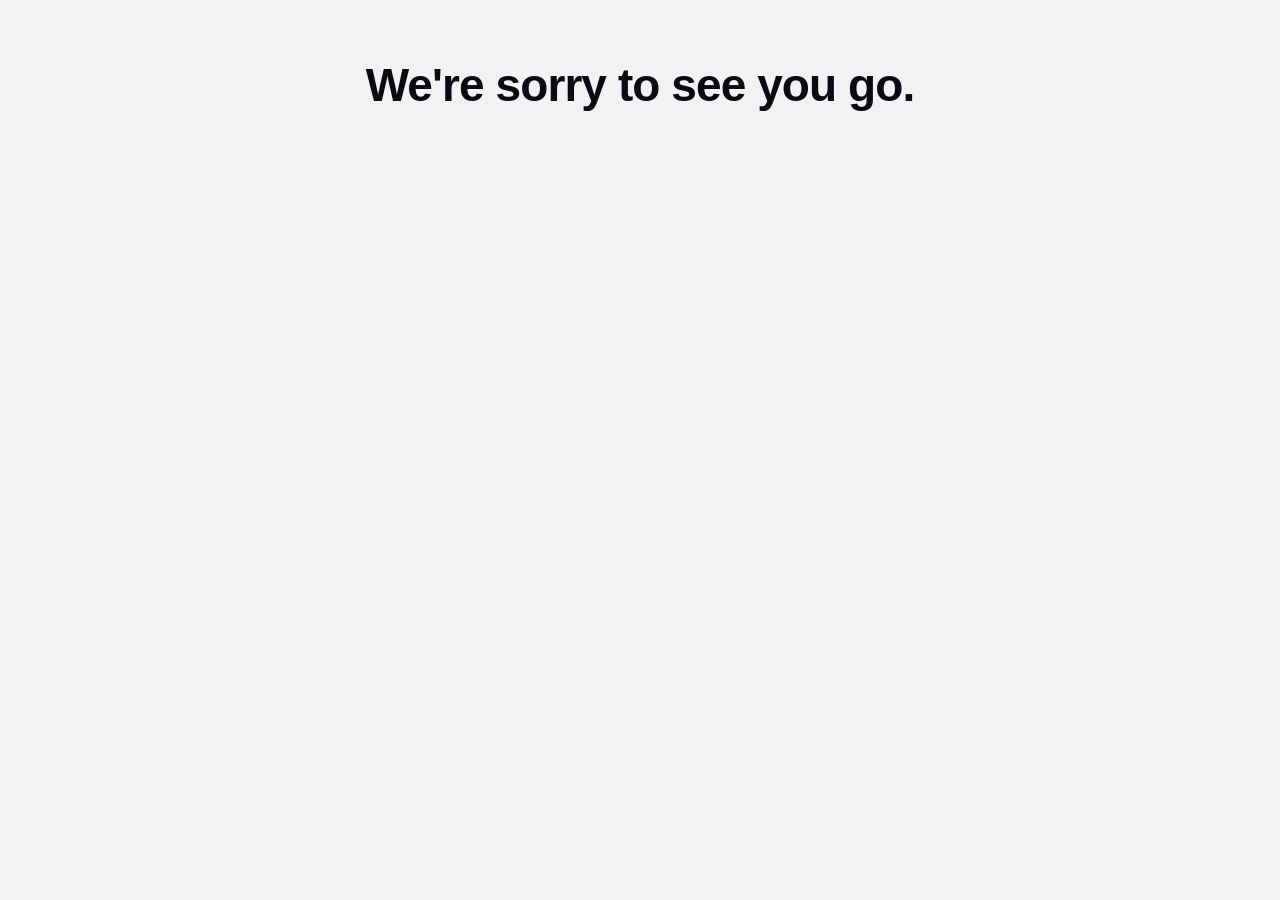
<file: welcome-page/uninstall-page.html>
<!DOCTYPE html>
<html lang="en">
<head>
  <meta charset="utf-8">
  <meta name="viewport" content="width=device-width, initial-scale=1">
  <title>Docx Viewer Installed</title>
  <link rel="icon" type="image/svg+xml" href="images/icon.svg">
  <link rel="stylesheet" href="styles.css">
</head>
<body>

<main class="page page--fill">
  <h1 class="page__title">We're sorry to see you go.</h1>

  <section class="step">
    <iframe src="https://docs.google.com/forms/d/e/1FAIpQLScq3h7asUgcuk-MQQqQN9hdFMF-gHydOW8kGQF3d5Q7eR4_Bw/viewform?embedded=true" class="step__form">Loading…</iframe>
  </section>
</main>

</body>
</html>
</file>
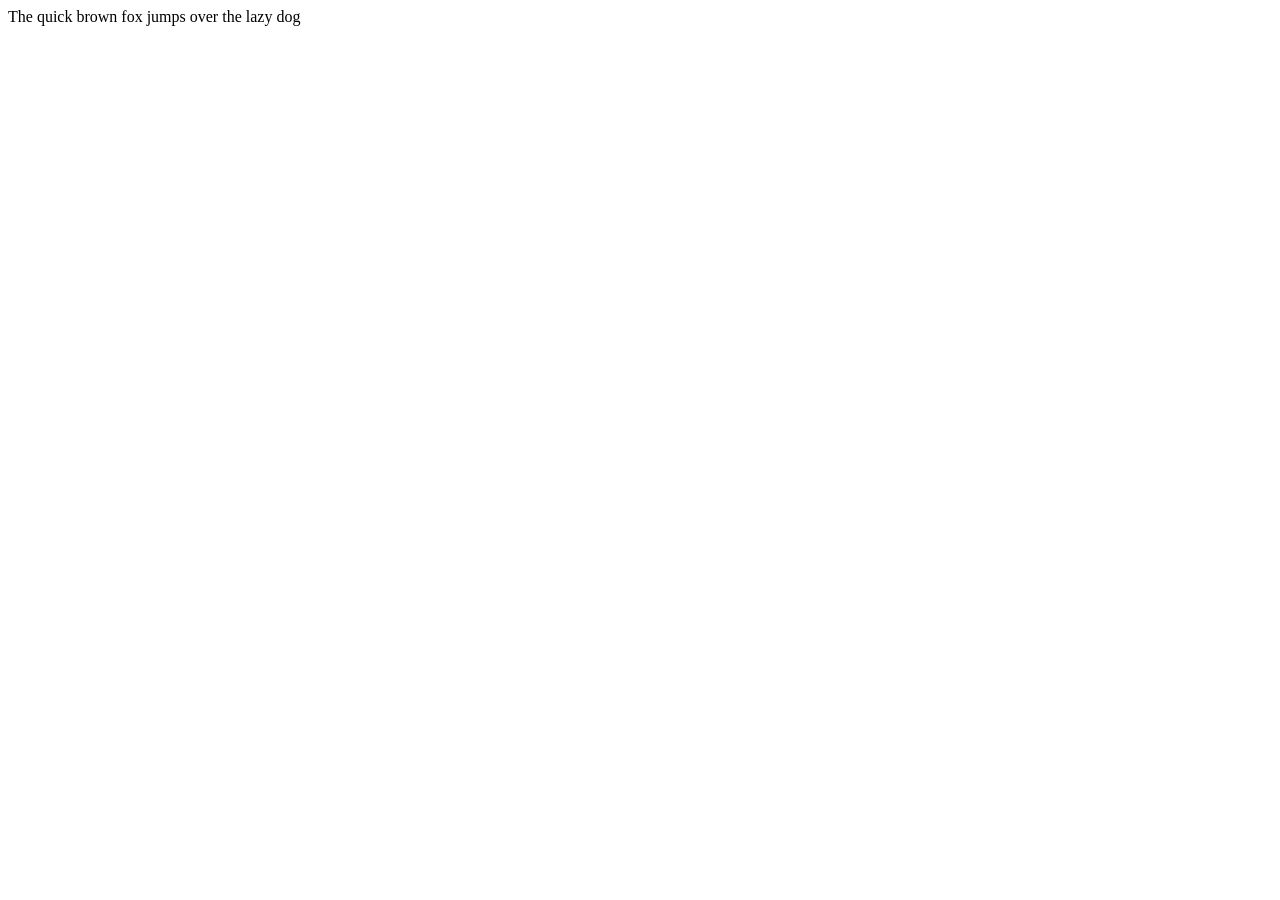
<file: test-data-8336c0f2-9e8e-499e-aaf7-e33cf993ce1b/poi-misc/quick.html>
<html>

<head>
   <meta http-equiv=Content-Type content="text/html; charset=windows-1252">
   <title>The quick brown fox jumps over the lazy dog</title>
   <meta name="author" content="Nevin Nollop">
   <meta name="keywords" content="Pangram, fox, dog">
   <meta name="description" content="Gym class featuring a brown fox and lazy dog">
</head>

<body lang=EN-US>

The quick brown fox jumps over the lazy dog

</body>

</html>
</file>
<file: welcome-page/styles.css>
:root {
  --bg: oklch(0.96 0.002 260);
  --text: oklch(0.15 0.008 260);
  --text-muted: oklch(0.26 0.008 260);
  --link: oklch(0.55 0.19 262);
  --link-hover: oklch(0.47 0.19 262);
  --shot-border: oklch(0.9 0.004 260);
  --shot-shadow: oklch(0.3 0.02 260 / 0.35);
}

* { margin: 0; padding: 0; box-sizing: border-box; }

body {
  background: var(--bg);
  color: var(--text);
  font-family: Helvetica, "Helvetica Neue", system-ui, sans-serif;
  -webkit-font-smoothing: antialiased;
}

a { color: var(--link); }
a:hover { color: var(--link-hover); }

.page {
  max-width: 1120px;
  margin: 0 auto;
  padding: 60px 72px 90px;
  display: flex;
  flex-direction: column;
  align-items: center;
}

.page__title {
  font-size: 46px;
  line-height: 1.1;
  font-weight: 700;
  letter-spacing: -0.02em;
  text-align: center;
}

.step {
  display: contents;
}

.step__text {
  margin-top: 26px;
  max-width: 680px;
  font-size: 19px;
  line-height: 1.55;
  color: var(--text-muted);
  text-align: center;
  text-wrap: pretty;
}

.step + .step .step__text {
  margin-top: 76px;
  max-width: 700px;
}

.step__figure {
  width: 100%;
  max-width: 900px;
  margin-top: 64px;
}

.step__image {
  display: block;
  width: 100%;
  height: auto;
  border-radius: 12px;
  box-shadow:
    0 10px 30px -12px var(--shot-shadow),
    0 0 0 1px var(--shot-border);
}

/* Page stretches to the viewport so the form iframe can take the rest of it.
   Google Forms is cross-origin, so the form scrolls inside the iframe. */
.page--fill {
  min-height: 100vh;
  min-height: 100dvh;
}

.step__form {
  display: block;
  flex: 1;
  width: 100%;
  max-width: 640px;
  min-height: 480px;
  margin-top: 40px;
  border: 0;
}

@media (max-width: 720px) {
  .page { padding: 40px 20px 60px; }
  .page__title { font-size: 32px; }
  .step__text { font-size: 17px; }
  .step__figure { margin-top: 36px; }
  .step + .step .step__text { margin-top: 48px; }
}
</file>
